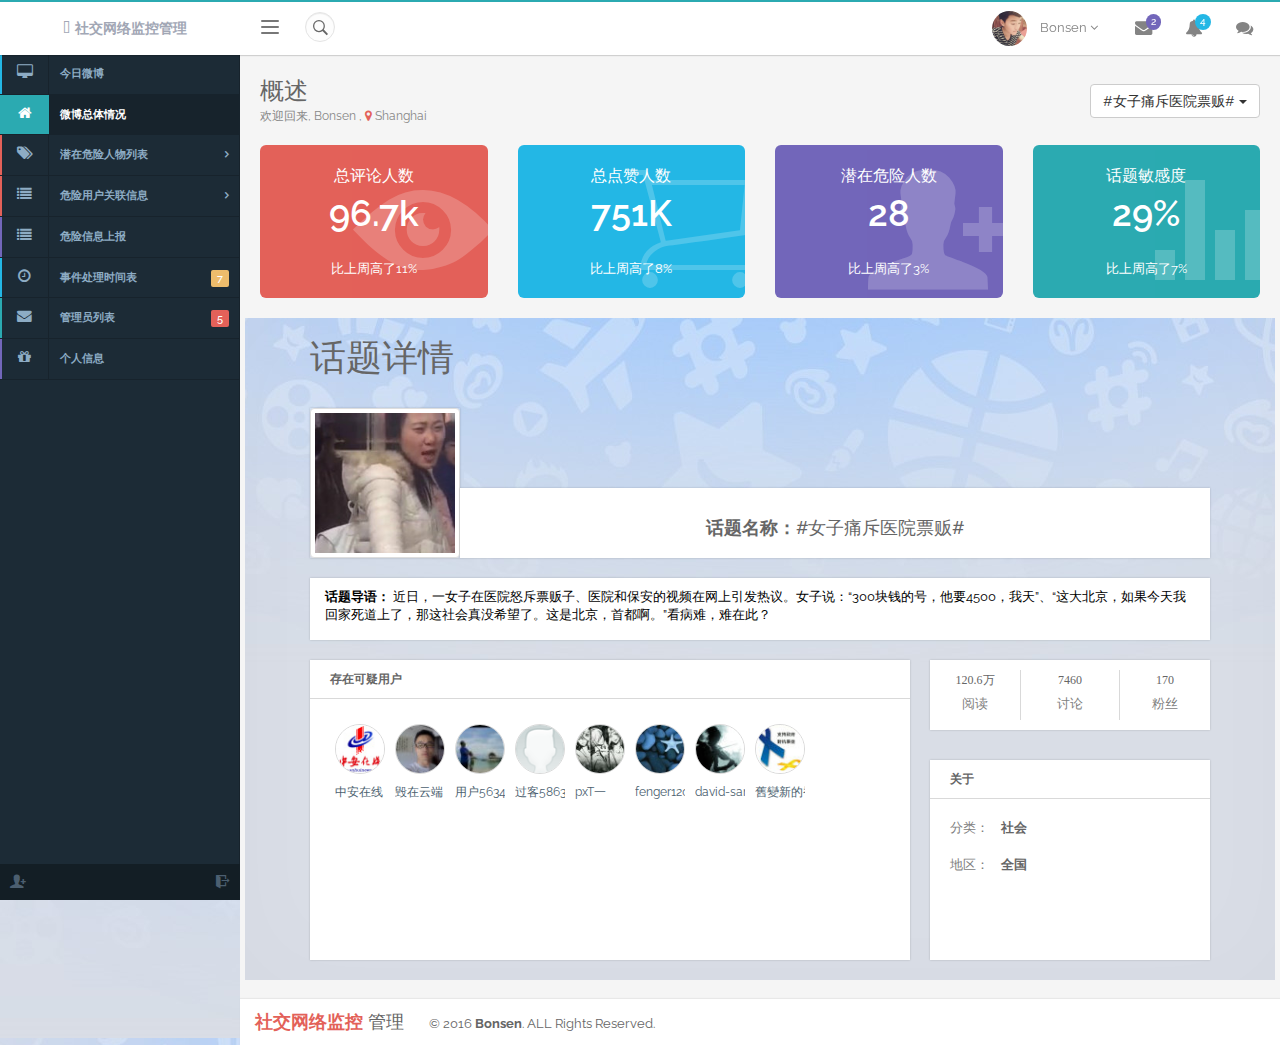
<file: simplify/index.html>
<!DOCTYPE html>
<html lang="en">
  	<head>
	    <meta charset="utf-8">
	    <title>社交网络监控管理</title>
	    <meta http-equiv="X-UA-Compatible" content="IE=edge">           <!--add-->
	    <meta name="viewport" content="width=device-width, initial-scale=1.0">
	    <meta name="description" content="">
	    <meta name="author" content="">

		                                         
		<link href="css/cover1.css" rel="stylesheet">         <!--add main container-->

	    <!-- Bootstrap core CSS -->
	    <link href="bootstrap/css/bootstrap.min.css" rel="stylesheet">
		
		<!-- Font Awesome -->
		<link href="css/font-awesome.min.css" rel="stylesheet">

		<!-- ionicons -->
		<link href="css/ionicons.min.css" rel="stylesheet">
		
		<!-- Morris -->
		<link href="css/morris.css" rel="stylesheet"/>	

		<!-- Datepicker -->
		<link href="css/datepicker.css" rel="stylesheet"/>	

		<!-- Animate -->
		<link href="css/animate.min.css" rel="stylesheet">

		<!-- Owl Carousel -->
		<link href="css/owl.carousel.min.css" rel="stylesheet">
		<link href="css/owl.theme.default.min.css" rel="stylesheet">

		<!-- Simplify -->
		<link href="css/simplify.min.css" rel="stylesheet">
	
  	</head>

  	<body class="overflow-hidden">
		<div class="wrapper preload">
			<div class="sidebar-right">
				<div class="sidebar-inner scrollable-sidebar">
					<div class="sidebar-header clearfix">
						<input class="form-control dark-input" placeholder="搜索" type="text">
						<div class="btn-group pull-right">
							<a href="#" class="sidebar-setting" data-toggle="dropdown"><i class="fa fa-cog fa-lg"></i></a>
							<ul class="dropdown-menu pull-right flipInV">
								<li><a href="#"><i class="fa fa-circle text-danger"></i><span class="m-left-xs">正忙</span></a></li>
								<li><a href="#"><i class="fa fa-circle-o"></i><span class="m-left-xs">关闭聊天</span></a></li>
							</ul>
						</div>
					</div>
					<div class="title-block">
						组内聊天
					</div>
					<div class="content-block">
						<ul class="sidebar-list">
							<li>
								<a href="#">
									<i class="fa fa-circle-o text-success"></i><span class="m-left-xs">亲密朋友</span>
								</a>
							</li>
							<li>
								<a href="#">
									<i class="fa fa-circle-o text-success"></i><span class="m-left-xs">工作</span>
								</a>
							</li>
						</ul>
					</div>
					<div class="title-block">
						非常关注
					</div>
					<div class="content-block">
						<ul class="sidebar-list">
							<li>
								<a href="#" class="clearfix">
									<img src="images/profile/profile2.jpg" class="img-circle" alt="user avatar">
									<div class="chat-detail m-left-sm">
										<div class="chat-name">
											John Doe
										</div>
										<div class="chat-message">
											Where are you?
										</div>
									</div>
									<div class="chat-status">
										<i class="fa fa-circle-o text-success"></i>
									</div>
									<div class="chat-alert">
										<span class="badge badge-purple bounceIn animation-delay2">2</span>
									</div>
								</a>
							</li>
							<li>
								<a href="#" class="clearfix">
									<img src="images/profile/profile3.jpg" class="img-circle" alt="user avatar">
									<div class="chat-detail m-left-sm">
										<div class="chat-name">
											Jane Doe
										</div>
										<div class="chat-message">
											Hello
										</div>
									</div>
									<div class="chat-status">
										<i class="fa fa-circle-o text-success"></i>
									</div>
									<div class="chat-alert">
										<span class="badge badge-info bounceIn animation-delay2">1</span>
									</div>
								</a>
							</li>
							<li>
								<a href="#" class="clearfix">
									<img src="images/profile/profile4.jpg" class="img-circle" alt="user avatar">
									<div class="chat-detail m-left-sm">
										<div class="chat-name">
											John Doe
										</div>
										<div class="chat-message">
											See you again next week.
										</div>
									</div>
									<div class="chat-status">
										<i class="fa fa-circle-o text-danger"></i>
									</div>
									<div class="chat-alert">
										<i class="fa fa-check text-success"></i>
									</div>
								</a>
							</li>
							<li>
								<a href="#" class="clearfix">
									<img src="images/profile/profile5.jpg" class="img-circle" alt="user avatar">
									<div class="chat-detail m-left-sm">
										<div class="chat-name">
											John Doe
										</div>
										<div class="chat-message">
											Hello, Are you there?
										</div>
									</div>
									<div class="chat-status">
										<i class="fa fa-circle-o text-danger"></i>
									</div>
									<div class="chat-alert">
										<i class="fa fa-reply"></i>
									</div>
								</a>
							</li>
						</ul>
					</div>
					<div class="title-block">
						更多朋友
					</div>
					<div class="content-block">
						<ul class="sidebar-list">
							<li>
								<a href="#" class="clearfix">
									<img src="images/profile/profile6.jpg" class="img-circle" alt="user avatar">
									<div class="chat-detail m-left-sm">
										<div class="chat-name">
											John Doe
										</div>
										<div class="chat-message">
											Where are you?
										</div>
									</div>
									<div class="chat-status">
										<i class="fa fa-circle-o text-success"></i>
									</div>
									<div class="chat-alert">
										<span class="badge badge-success bounceIn animation-delay2">2</span>
									</div>
								</a>
							</li>
							<li>
								<a href="#" class="clearfix">
									<img src="images/profile/profile7.jpg" class="img-circle" alt="user avatar">
									<div class="chat-detail m-left-sm">
										<div class="chat-name">
											Jane Doe
										</div>
										<div class="chat-message">
											Hello
										</div>
									</div>
									<div class="chat-status">
										<i class="fa fa-circle-o text-success"></i>
									</div>
									<div class="chat-alert">
										<span class="badge badge-danger bounceIn animation-delay2">1</span>
									</div>
								</a>
							</li>
							<li>
								<a href="#" class="clearfix">
									<img src="images/profile/profile8.jpg" class="img-circle" alt="user avatar">
									<div class="chat-detail m-left-sm">
										<div class="chat-name">
											John Doe
										</div>
										<div class="chat-message">
											See you again next week.
										</div>
									</div>
									<div class="chat-status">
										<i class="fa fa-circle-o text-danger"></i>
									</div>
									<div class="chat-alert">
										<i class="fa fa-check text-success"></i>
									</div>
								</a>
							</li>
							<li>
								<a href="#" class="clearfix">
									<img src="images/profile/profile9.jpg" class="img-circle" alt="user avatar">
									<div class="chat-detail m-left-sm">
										<div class="chat-name">
											John Doe
										</div>
										<div class="chat-message">
											Hello, Are you there?
										</div>
									</div>
									<div class="chat-status">
										<i class="fa fa-circle-o text-danger"></i>
									</div>
									<div class="chat-alert">
										<i class="fa fa-reply"></i>
									</div>
								</a>
							</li>
						</ul>
					</div>
				</div><!-- sidebar-inner -->
			</div><!-- sidebar-right -->
			
			
			
			
			<header class="top-nav">
				<div class="top-nav-inner">
					<div class="nav-header">
						<button type="button" class="navbar-toggle pull-left sidebar-toggle" id="sidebarToggleSM">
							<span class="icon-bar"></span>
							<span class="icon-bar"></span>
							<span class="icon-bar"></span>
						</button>
						
						<ul class="nav-notification pull-right">
							<li>
								<a href="#" class="dropdown-toggle" data-toggle="dropdown"><i class="fa fa-cog fa-lg"></i></a>
								<span class="badge badge-danger bounceIn">1</span>
								<ul class="dropdown-menu dropdown-sm pull-right user-dropdown">
									<li class="user-avatar">
										<img src="images/profile/profile1.jpg" alt="" class="img-circle">
										<div class="user-content">
											<h5 class="no-m-bottom">Jane Doe</h5>
											<div class="m-top-xs">
												<a href="profile.html" class="m-right-sm">Profile</a>
												<a href="signin.html">Log out</a>
											</div>
										</div>
									</li>	  
									<li>
										<a href="inbox.html">
											管理员列表
											<span class="badge badge-danger bounceIn animation-delay2 pull-right">1</span>
										</a>
									</li>			  
									<li>
										<a href="#">
											通知
											<span class="badge badge-purple bounceIn animation-delay3 pull-right">2</span>
										</a>
									</li>			  
									<li>
										<a href="#" class="sidebarRight-toggle">
											消息
											<span class="badge badge-success bounceIn animation-delay4 pull-right">7</span>
										</a>
									</li>			  	  
									<li class="divider"></li>
									<li>
										<a href="#">设置</a>
									</li>			  	  	  	  
								</ul>
							</li>
						</ul>
						
						<a href="index.html" class="brand">
							<i class="fa fa-database"></i><span class="brand-name">社交网络监控管理</span>
						</a>
					</div>
					<div class="nav-container">
						<button type="button" class="navbar-toggle pull-left sidebar-toggle" id="sidebarToggleLG">
							<span class="icon-bar"></span>
							<span class="icon-bar"></span>
							<span class="icon-bar"></span>
						</button>
						<ul class="nav-notification">	
							<li class="search-list">
								<div class="search-input-wrapper">
									<div class="search-input">
										<input type="text" class="form-control input-sm inline-block">
										<a href="#" class="input-icon text-normal"><i class="ion-ios7-search-strong"></i></a>
									</div>
								</div>
							</li>
						</ul>
						<div class="pull-right m-right-sm">
							<div class="user-block hidden-xs">
								<a href="#" id="userToggle" data-toggle="dropdown">
									<img src="images/profile/profile1.jpg" alt="" class="img-circle inline-block user-profile-pic">
									<div class="user-detail inline-block">
										Bonsen
										<i class="fa fa-angle-down"></i>
									</div>
								</a>
								<div class="panel border dropdown-menu user-panel">
									<div class="panel-body paddingTB-sm">
										<ul>
<!--
											<li>
												<a href="profile.html">
													<i class="fa fa-edit fa-lg"></i><span class="m-left-xs">My Profile</span>
												</a>
											</li>
-->
											<li>
												<a href="inbox.html">
													<i class="fa fa-inbox fa-lg"></i><span class="m-left-xs">管理员消息</span>
													<span class="badge badge-danger bounceIn animation-delay3">2</span>
												</a>
											</li>
											<li>
												<a href="signin.html">
													<i class="fa fa-power-off fa-lg"></i><span class="m-left-xs">退出</span>
												</a>
											</li>
										</ul>
									</div>
								</div>
							</div>
							<ul class="nav-notification">
								<li>
									<a href="#" data-toggle="dropdown"><i class="fa fa-envelope fa-lg"></i></a>
									<span class="badge badge-purple bounceIn animation-delay5 active">2</span>
									<ul class="dropdown-menu message pull-right">
										<li><a>您有两条来自其他管理员的未读消息</a></li>					  
										<li>
											<a class="clearfix" href="#">
												<img src="images/profile/profile2.jpg" alt="User Avatar">
												<div class="detail">
													<strong>John Doe</strong>
													<p class="no-margin">
														Lorem ipsum dolor sit amet...
													</p>
													<small class="text-muted"><i class="fa fa-check text-success"></i> 27m ago</small>
												</div>
											</a>	
										</li>
										<li>
											<a class="clearfix" href="#">
												<img src="images/profile/profile3.jpg" alt="User Avatar">
												<div class="detail">
													<strong>Jane Doe</strong>
													<p class="no-margin">
														Lorem ipsum dolor sit amet...
													</p>
													<small class="text-muted"><i class="fa fa-check text-success"></i> 5hr ago</small>
												</div>
											</a>	
										</li>
										<li>
											<a class="clearfix" href="#">
												<img src="images/profile/profile4.jpg" alt="User Avatar">
												<div class="detail m-left-sm">
													<strong>Bill Doe</strong>
													<p class="no-margin">
														Lorem ipsum dolor sit amet...
													</p>
													<small class="text-muted"><i class="fa fa-reply"></i> Yesterday</small>
												</div>
											</a>	
										</li>
										<li>
											<a class="clearfix" href="#">
												<img src="images/profile/profile5.jpg" alt="User Avatar">
												<div class="detail">
													<strong>Baby Doe</strong>
													<p class="no-margin">
														Lorem ipsum dolor sit amet...
													</p>
													<small class="text-muted"><i class="fa fa-reply"></i> 1 Jan 2016</small>
												</div>
											</a>	
										</li>
										<li><a href="#">查看所有消息</a></li>					  
									</ul>
								</li>
								<li>
									<a href="#" data-toggle="dropdown"><i class="fa fa-bell fa-lg"></i></a>
									<span class="badge badge-info bounceIn animation-delay6 active">4</span>
									<ul class="dropdown-menu notification dropdown-3 pull-right">
										<li><a href="#">您有五条新通知</a></li>					  
										<li>
											<a href="#">
												<span class="notification-icon bg-warning">
													<i class="fa fa-warning"></i>
												</span>
												<span class="m-left-xs">服务器 #2 未响应</span>
												<span class="time text-muted">刚才</span>
											</a>
										</li>
										<li>
											<a href="#">
												<span class="notification-icon bg-success">
													<i class="fa fa-plus"></i>
												</span>
												<span class="m-left-xs">一位新管理员通过注册</span>
												<span class="time text-muted">两分钟前</span>
											</a>
										</li>
										<li>
											<a href="#">
												<span class="notification-icon bg-danger">
													<i class="fa fa-bolt"></i>
												</span>
												<span class="m-left-xs">应用错误</span>
												<span class="time text-muted">五分钟前</span>
											</a>
										</li>
										<li>
											<a href="#">
												<span class="notification-icon bg-success">
													<i class="fa fa-usd"></i>
												</span>
												<span class="m-left-xs">微博红包异常发放</span>
												<span class="time text-muted">1小时前</span>
											</a>
										</li>
										<li>
											<a href="#">
												<span class="notification-icon bg-success">
													<i class="fa fa-plus"></i>
												</span>
												<span class="m-left-xs">一位新管理员通过注册</span>
												<span class="time text-muted">1小时前</span>
											</a>
										</li>
										<li><a href="#">查看所有通知</a></li>					  
									</ul>
								</li>
								<li class="chat-notification">
									<a href="#" class="sidebarRight-toggle"><i class="fa fa-comments fa-lg"></i></a>
									<span class="badge badge-danger bounceIn">1</span>

									<div class="chat-alert">
										我发现一个异常用户,请留意
									</div>
								</li>
							</ul>
						</div>
					</div>
				</div><!-- ./top-nav-inner -->	
			</header>
			<aside class="sidebar-menu fixed">
				<div class="sidebar-inner scrollable-sidebar">
					<div class="main-menu">
						<ul class="accordion">
							<li class="menu-header">
								Main Menu
							</li>
							
							<li class="bg-palette2">
								<a href="landing/landing.html">
									<span class="menu-content block">
										<span class="menu-icon"><i class="block fa fa-desktop fa-lg"></i></span>
										<span class="text m-left-sm">今日微博</span>
									</span>
									<span class="menu-content-hover block">
										今日微博
									</span>
								</a>
							</li>

							<li class="bg-palette1 active">
								<a href="index.html">
									<span class="menu-content block">
										<span class="menu-icon"><i class="block fa fa-home fa-lg"></i></span>
										<span class="text m-left-sm">微博总体情况</span>
									</span>
									<span class="menu-content-hover block">
										菜单
									</span>
								</a>
							</li>

							<li class="openable bg-palette4">
								<a href="#">
									<span class="menu-content block">
										<span class="menu-icon"><i class="block fa fa-tags fa-lg"></i></span>
										<span class="text m-left-sm">潜在危险人物列表</span>
										<span class="submenu-icon"></span>
									</span>
									<span class="menu-content-hover block">
										危险列表
									</span>
								</a>
								<ul class="submenu">
									<li class=""><a href="static_table.html"><span class="submenu-label">总体情况</span></a></li>
									<li><a href="#"><span class="submenu-label">Bonsen</span></a></li>
									<li><a href="#"><span class="submenu-label">Joe</span></a></li>
									<li><a href="#"><span class="submenu-label">Alice</span></a></li>
									<li><a href="#"><span class="submenu-label">Mike</span></a></li>
									<li><a href="#"><span class="submenu-label">Bob</span></a></li>
									<li><a href="#"><span class="submenu-label">Jack</span></a></li>
									<li><a href="#"><span class="submenu-label">Candy</span></a></li>
								</ul>
							</li>

							<li class="openable bg-palette4">
								<a href="#">
									<span class="menu-content block">
										<span class="menu-icon"><i class="block fa fa-list fa-lg"></i></span>
										<span class="text m-left-sm">危险用户关联信息</span>
										<span class="submenu-icon"></span>
									</span>
									<span class="menu-content-hover block">
										人物关联
									</span>
								</a>
								<ul class="submenu">
									<li><a href="static_table3.html"><span class="submenu-label">总体情况</span></a></li>
									<li class="">
										<a href="personal.html">
											<span class="submenu-label">Bonsen</span>
											<small class="badge badge-success badge-square bounceIn animation-delay2 m-left-xs pull-right">3</small>
										</a>
										<ul class="submenu third-level">
												<li><a href="#"><span class="submenu-label">Jack</span></a></li>
											<li><a href="#"><span class="submenu-label">Alice</span></a></li>
											<li class="openable">
												<a href="#">
													<span class="submenu-label">Bob</span>
													<small class="badge badge-danger badge-square bounceIn animation-delay2 m-left-xs pull-right">2</small>
												</a>
												<ul class="submenu fourth-level">
													<li><a href="#"><span class="submenu-label">Mike</span></a></li>
													<li><a href="#"><span class="submenu-label">Joe</span></a></li>
												</ul>
											</li>
										</ul>
									</li>
									<li><a href="#"><span class="submenu-label">Ben</span></a></li>
								</ul>
							</li>

							<li class="bg-palette3">
								<a href="form_validation.html">
									<span class="menu-content block">
										<span class="menu-icon"><i class="block fa fa-list fa-lg"></i></span>
										<span class="text m-left-sm">危险信息上报</span>
<!-- 										<span class="submenu-icon"></span> -->
									</span>
									<span class="menu-content-hover block">
										危险上报
									</span>
								</a>
<!--
								<ul class="submenu bg-palette4">
									<li><a href="form_element.html"><span class="submenu-label">Form Element</span></a></li>
									<li><a href="form_validation.html"><span class="submenu-label">Form Validation</span></a></li>
									<li><a href="form_wizard.html"><span class="submenu-label">Form Wizard</span></a></li>
									<li><a href="dropzone.html"><span class="submenu-label">Dropzone</span></a></li>
								</ul>
-->
							</li>

							
							<li class="bg-palette2">
								<a href="timeline.html">
									<span class="menu-content block">
										<span class="menu-icon"><i class="block fa fa-clock-o fa-lg"></i></span>
										<span class="text m-left-sm">事件处理时间表</span>
										<small class="badge badge-warning badge-square bounceIn animation-delay6 m-left-xs pull-right">7</small>
									</span>
									<span class="menu-content-hover block">
										时间表
									</span>
								</a>
							</li>

							<li class="bg-palette1">
								<a href="inbox.html">
									<span class="menu-content block">
										<span class="menu-icon"><i class="block fa fa-envelope fa-lg"></i></span>
										<span class="text m-left-sm">管理员列表</span>
										<small class="badge badge-danger badge-square bounceIn animation-delay5 m-left-xs">5</small>
									</span>
									<span class="menu-content-hover block">
										管理员
									</span>
								</a>
							</li>
							<li class="menu-header">
								Others
							</li>
							<li class=" bg-palette3">
								<a href="profile.html">
									<span class="menu-content block">
										<span class="menu-icon"><i class="block fa fa-gift fa-lg"></i></span>
										<span class="text m-left-sm">个人信息</span>
									</span>
									<span class="menu-content-hover block">
										个人
									</span>
								</a>

							</li>

						</ul>
					</div>	
					<div class="sidebar-fix-bottom clearfix">
						<div class="user-dropdown dropup pull-left">
							<a href="#" class="dropdwon-toggle font-18" data-toggle="dropdown"><i class="ion-person-add"></i>
							</a>
							<ul class="dropdown-menu">
								<li>
									<a href="inbox.html">
										管理员列表
										<span class="badge badge-danger bounceIn animation-delay2 pull-right">1</span>
									</a>
								</li>			  
								<li>
									<a href="#">
										通知
										<span class="badge badge-purple bounceIn animation-delay3 pull-right">2</span>
									</a>
								</li>			  
								<li>
									<a href="#" class="sidebarRight-toggle">
										消息
										<span class="badge badge-success bounceIn animation-delay4 pull-right">7</span>
									</a>
								</li>			  	  
								<li class="divider"></li>
								<li>
									<a href="#">设置</a>
								</li>			  	  
							</ul>
						</div>
						<a href="lockscreen.html" class="pull-right font-18"><i class="ion-log-out"></i></a>
					</div>
				</div><!-- sidebar-inner -->
			</aside>
			
			<div class="main-container">
				<div class="padding-md">
					<div class="row">
						<div class="col-sm-6">
							<div class="page-title">
								概述
							</div>
							<div class="page-sub-header">
								欢迎回来, Bonsen , <i class="fa fa-map-marker text-danger"></i> Shanghai
							</div>
						</div>
						<div class="col-sm-6 text-right text-left-sm p-top-sm">
							<div class="btn-group">
							  <button type="button" class="btn btn-default dropdown-toggle" data-toggle="dropdown">
							    #女子痛斥医院票贩# <span class="caret"></span>
							  </button>
							  <ul class="dropdown-menu pull-right" role="menu">
								  <li><a href="#">#女子痛斥医院票贩#</a></li>
							    <li><a href="#">#对口型大作战#</a></li>
							    <li><a href="#">#女医明妃传#</a></li>
							    <li><a href="#">#今年夏天都会变瘦#</a></li>
							    <li><a href="#">#最强大脑#</a></li>
							    <li><a href="#">#我是歌手#</a></li>
							    <li><a href="#">#上瘾网络剧#</a></li>
							    <li><a href="#">#你是怎么弄丢那个对你好的人的#</a></li>
							    <li><a href="#">#假期别走#</a></li>
<!-- 							    <li class="divider"></li> -->
<!-- 							    <li><a href="#">Setting</a></li> -->
							  </ul>
							</div>

<!-- 							<a class="btn btn-default"><i class="fa fa-cog"></i></a> -->
						</div>
					</div>

					<div class="row m-top-md">
						<div class="col-lg-3 col-sm-6">
							<div class="statistic-box bg-danger m-bottom-md">
								<div class="statistic-title">
									总评论人数
								</div>

								<div class="statistic-value">
									96.7k
								</div>

								<div class="m-top-md">比上周高了11%</div>

								<div class="statistic-icon-background">
									<i class="ion-eye"></i>
								</div>
							</div>
						</div>

						<div class="col-lg-3 col-sm-6">
							<div class="statistic-box bg-info m-bottom-md">
								<div class="statistic-title">
									总点赞人数
								</div>

								<div class="statistic-value">
									751K
								</div>

								<div class="m-top-md">比上周高了8%</div>

								<div class="statistic-icon-background">
									<i class="ion-ios7-cart-outline"></i>
								</div>
							</div>
						</div>

						<div class="col-lg-3 col-sm-6">
							<div class="statistic-box bg-purple m-bottom-md">
								<div class="statistic-title">
									潜在危险人数
								</div>

								<div class="statistic-value">
									28
								</div>

								<div class="m-top-md">比上周高了3%</div>

								<div class="statistic-icon-background">
									<i class="ion-person-add"></i>
								</div>
							</div>
						</div>

						<div class="col-lg-3 col-sm-6">
							<div class="statistic-box bg-success m-bottom-md">
								<div class="statistic-title">
									话题敏感度
								</div>

								<div class="statistic-value">
									29%
								</div>

								<div class="m-top-md">比上周高了7%</div>

								<div class="statistic-icon-background">
									<i class="ion-stats-bars"></i>
								</div>
							</div>
						</div>
					</div>
					<div class="row">
						<div class="site-wrapper">
					      <div class="site-wrapper-inner">
					        <div class="cover-container">
					          <h1 class="hotTopic">话题详情</h1>
					          <div class="top">
					            <div class="topleft"><img src="./resource/topicPic/topicpic.jpg " class="pic img-thumbnail"> </div>
					            <div class="topright">
					              <div class="righttop"></div>
					              <div class="rightbuttom">
					                <h4><b>话题名称：</b>#女子痛斥医院票贩#</h4>
					              </div>
					            </div>
					            
					          </div>
					          
					          <div class="topic_info_wrapper">
					              <div class="topic_info">
					                <p><b>话题导语：</b>&nbsp;近日，一女子在医院怒斥票贩子、医院和保安的视频在网上引发热议。女子说：“300块钱的号，他要4500，我天”、“这大北京，如果今天我回家死道上了，那这社会真没希望了。这是北京，首都啊。”看病难，难在此？
					                </p>
					              </div>
					          </div>
					          <div class="middle">
					            <div class="middleleft">
					              <div class="biaoti">
					                <h2 class="title">存在可疑用户</h2>  
					              </div>
					              <div class="box">
					                <ul class="picitems_ul">
					                  <li class="picitem">
					                    <div class="midbox">
					                      <p class="pic_wrap">
					                        <span class="pic_box">
					                          <a target="_blank" href="./static_table1.html">
					                          <img src="./resource/userPic/1.jpg" alt="中安在线" title="中安在线"></a>
					                        </span> 
					                      </p>
					                      <p class="name">
					                        <a target="_blank" href="./static_table1.html"title="中安在线">中安在线</a>
					                      </p>
					                    </div>
					                  </li>
					                  <li class="picitem">
					                    <div class="midbox">
					                      <p class="pic_wrap">
					                        <span class="pic_box">
					                          <a target="_blank" href="./static_table1.html">
					                          <img src="./resource/userPic/2.jpg" alt="毁在云端" title="毁在云端"></a>
					                        </span> 
					                      </p>
					                      <p class="name">
					                        <a target="_blank" href="./static_table1.html"title="毁在云端">毁在云端</a>
					                      </p>
					                    </div>
					                  </li>
					                  <li class="picitem">
					                    <div class="midbox">
					                      <p class="pic_wrap">
					                        <span class="pic_box">
					                          <a target="_blank" href="./static_table1.html">
					                          <img src="./resource/userPic/3.jpg" alt="用户5634567231" title="用户5634567231"></a>
					                        </span> 
					                      </p>
					                      <p class="name">
					                        <a target="_blank" href="./static_table1.html"title="用户5634567231">用户5634567231</a>
					                      </p>
					                    </div>
					                  </li>
					                  <li class="picitem">
					                    <div class="midbox">
					                      <p class="pic_wrap">
					                        <span class="pic_box">
					                          <a target="_blank" href="./static_table1.html">
					                          <img src="./resource/userPic/4.jpg" alt="过客5863229389" title="过客5863229389"></a>
					                        </span> 
					                      </p>
					                      <p class="name">
					                        <a target="_blank" href="./static_table1.html"title="过客5863229389">过客5863229389</a>
					                      </p>
					                    </div>
					                  </li>
					                  <li class="picitem">
					                    <div class="midbox">
					                      <p class="pic_wrap">
					                        <span class="pic_box">
					                          <a target="_blank" href="./static_table1.html">
					                          <img src="./resource/userPic/5.jpg" alt="pxT一" title="pxT一"></a>
					                        </span> 
					                      </p>
					                      <p class="name">
					                        <a target="_blank" href="./static_table1.html"title="pxT一">pxT一</a>
					                      </p>
					                    </div>
					                  </li>
					                  <li class="picitem">
					                    <div class="midbox">
					                      <p class="pic_wrap">
					                        <span class="pic_box">
					                          <a target="_blank" href="./static_table1.html">
					                          <img src="./resource/userPic/6.jpg" alt="fenger1205" title="fenger1205"></a>
					                        </span> 
					                      </p>
					                      <p class="name">
					                        <a target="_blank" href="./static_table1.html"title="fenger1205">fenger1205</a>
					                      </p>
					                    </div>
					                  </li>
					                  <li class="picitem">
					                    <div class="midbox">
					                      <p class="pic_wrap">
					                        <span class="pic_box">
					                          <a target="_blank" href="./static_table1.html">
					                          <img src="./resource/userPic/7.jpg" alt="david-sam- " title="david-sam- "></a>
					                        </span> 
					                      </p>
					                      <p class="name">
					                        <a target="_blank" href="./static_table1.html"title="david-sam- ">david-sam- </a>
					                      </p>
					                    </div>
					                  </li>
					                  <li class="picitem">
					                    <div class="midbox">
					                      <p class="pic_wrap">
					                        <span class="pic_box">
					                          <a target="_blank" href="./static_table1.html">
					                          <img src="./resource/userPic/8.jpg" alt="舊變新的香港人" title="舊變新的香港人"></a>
					                        </span> 
					                      </p>
					                      <p class="name">
					                        <a target="_blank" href="./static_table1.html"title="舊變新的香港人">舊變新的香港人</a>
					                      </p>
					                    </div>
					                  </li>
					                </ul>
					              </div>
					
					            </div>
					            <div class="middleright">
					              <div class="fenlei">
					                <div class="fenlei1">
					                  <strong class="w_f">120.6万</strong>
					                  <span class="s_txt">阅读</span>
					                </div>
					                <div class="fenlei2">
					                  <strong class="w_f">7460</strong>
					                  <span class="s_txt">讨论</span>
					                </div>
					                <div class="fenlei3">
					                  <strong class="w_f">170</strong>
					                  <span class="s_txt">粉丝</span>
					                </div>
					              </div>
					              <div class="space"></div>
					              <div class="guanyu">
					                <div class="biaoti">
					                  <h2 class="title">关于</h2>
					                </div>
					                <div class="neirong">
					                  <span class="s_txt_f">分类：&nbsp;&nbsp;&nbsp;</span>
					                  <strong >社会</strong>
					                  <br/>
					                  <br/>
					                  <span class="s_txt_f">地区：&nbsp;&nbsp;&nbsp;</span>
					                  <strong >全国</strong>
					                </div>
					              </div>
					            </div>
					          </div>
					          <div style="height:20px"></div>
					        </div>
					      </div>	
					    </div>	
					</div>
					
				</div><!-- ./padding-md -->
			</div><!-- /main-container -->

			<footer class="footer">
				<span class="footer-brand">
					<strong class="text-danger">社交网络监控</strong> 管理
				</span>
				<p class="no-margin">
					&copy; 2016 <strong>Bonsen</strong>. ALL Rights Reserved. 
				</p>	
			</footer>
		</div><!-- /wrapper -->

		<a href="#" class="scroll-to-top hidden-print"><i class="fa fa-chevron-up fa-lg"></i></a>

		<!-- Delete Widget Confirmation -->
<!--
		<div class="custom-popup delete-widget-popup delete-confirmation-popup" id="deleteWidgetConfirm">
			<div class="popup-header text-center">
				<span class="fa-stack fa-4x">
				  <i class="fa fa-circle fa-stack-2x"></i>
				  <i class="fa fa-lock fa-stack-1x fa-inverse"></i>
				</span>
			</div>
			<div class="popup-body text-center">
				<h5>Are you sure to delete this widget?</h5>
				<strong class="block m-top-xs"><i class="fa fa-exclamation-circle m-right-xs text-danger"></i>This action cannot be undone</strong>
			
				<div class="text-center m-top-lg">
					<a class="btn btn-success m-right-sm remove-widget-btn">Delete</a>
					<a class="btn btn-default deleteWidgetConfirm_close">Cancel</a>
				</div>
			</div>
		</div>
-->

		
	    <!-- Le javascript
	    ================================================== -->
	    <!-- Placed at the end of the document so the pages load faster -->
		
		<!-- Jquery -->
		<script src="js/jquery-1.11.1.min.js"></script>
		
		<!-- Bootstrap -->
	    <script src="bootstrap/js/bootstrap.min.js"></script>
	  
		<!-- Flot -->
		<script src='js/jquery.flot.min.js'></script>

		<!-- Slimscroll -->
		<script src='js/jquery.slimscroll.min.js'></script>
		
		<!-- Morris -->
		<script src='js/rapheal.min.js'></script>	
		<script src='js/morris.min.js'></script>	

		<!-- Datepicker -->
		<script src='js/uncompressed/datepicker.js'></script>

		<!-- Sparkline -->
		<script src='js/sparkline.min.js'></script>

		<!-- Skycons -->
		<script src='js/uncompressed/skycons.js'></script>
		
		<!-- Popup Overlay -->
		<script src='js/jquery.popupoverlay.min.js'></script>

		<!-- Easy Pie Chart -->
		<script src='js/jquery.easypiechart.min.js'></script>

		<!-- Sortable -->
		<script src='js/uncompressed/jquery.sortable.js'></script>

		<!-- Owl Carousel -->
		<script src='js/owl.carousel.min.js'></script>

		<!-- Modernizr -->
		<script src='js/modernizr.min.js'></script>
		
		<!-- Simplify -->
		<script src="js/simplify/simplify.js"></script>
		<script src="js/simplify/simplify_dashboard.js"></script>


		<script>
			$(function()	{
				$('.chart').easyPieChart({
					easing: 'easeOutBounce',
					size: '140',
					lineWidth: '7',
					barColor: '#7266ba',
					onStep: function(from, to, percent) {
						$(this.el).find('.percent').text(Math.round(percent));
					}
				});

				$('.sortable-list').sortable();

				$('.todo-checkbox').click(function()	{
					
					var _activeCheckbox = $(this).find('input[type="checkbox"]');

					if(_activeCheckbox.is(':checked'))	{
						$(this).parent().addClass('selected');					
					}
					else	{
						$(this).parent().removeClass('selected');
					}
				
				});

				//Delete Widget Confirmation
				$('#deleteWidgetConfirm').popup({
					vertical: 'top',
					pagecontainer: '.container',
					transition: 'all 0.3s'
				});
			});
			
		</script>
	
  	</body>
</html>
</file>
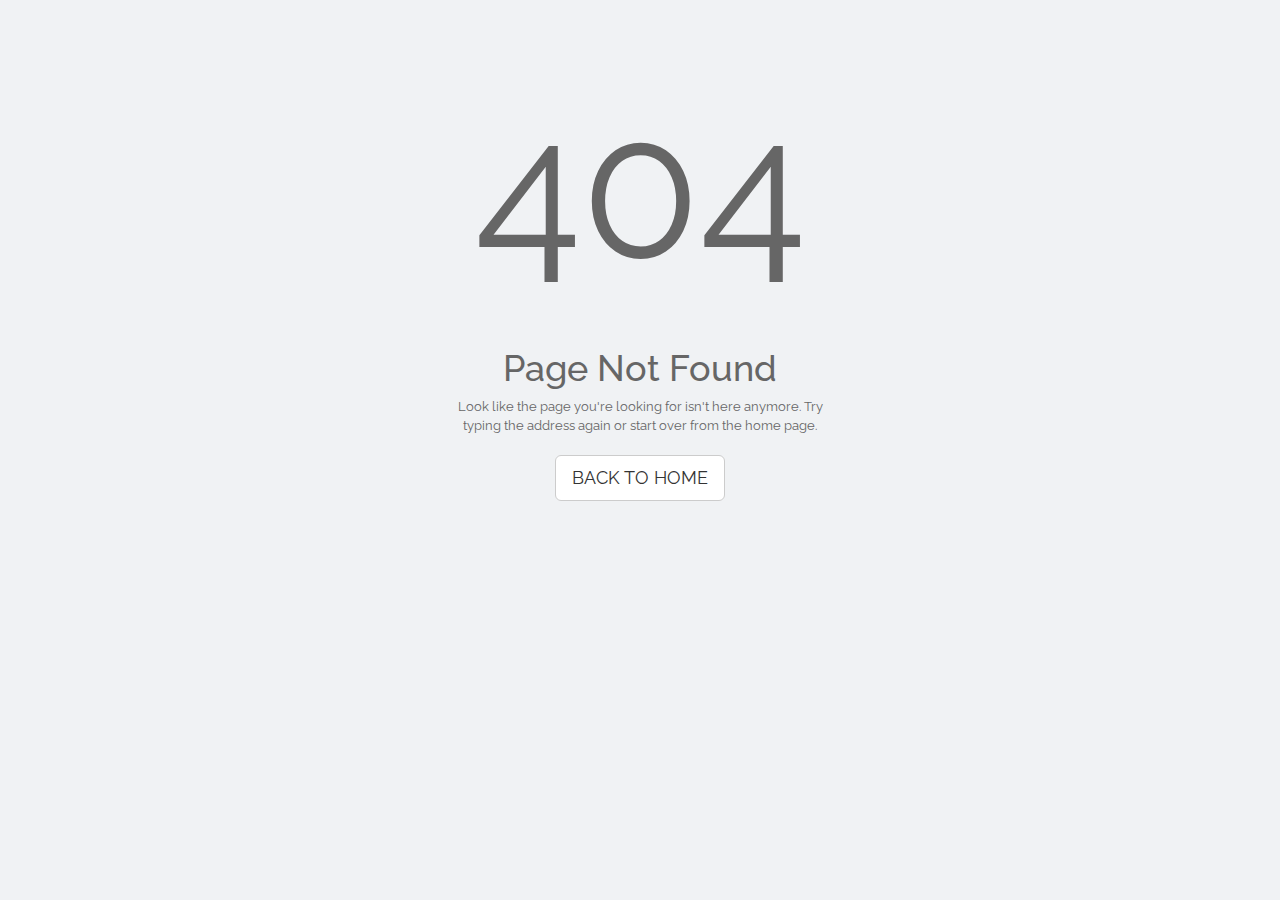
<file: simplify/error404.html>
<!DOCTYPE html>
<html lang="en">
  	<head>
	    <meta charset="utf-8">
	    <title>Simplify Admin</title>
	    <meta name="viewport" content="width=device-width, initial-scale=1.0">
	    <meta name="description" content="">
	    <meta name="author" content="">

	    <!-- Bootstrap core CSS -->
	    <link href="bootstrap/css/bootstrap.min.css" rel="stylesheet">
		
		<!-- Font Awesome -->
		<link href="css/font-awesome.min.css" rel="stylesheet">

		<!-- ionicons -->
		<link href="css/ionicons.min.css" rel="stylesheet">
		
		<!-- Simplify -->
		<link href="css/simplify.min.css" rel="stylesheet">
	
  	</head>

  	<body class="overflow-hidden light-background">
		<div class="wrapper no-navigation preload">
			<div class="error-wrapper">
				<div class="error-inner">
					<div class="error-type">404</div>
					<h1>Page Not Found</h1>
					<p>Look like the page you're looking for isn't here anymore.
						Try typing the address again or start over from the home page.</p>
					<div class="m-top-md">
						<a href="index.html" class="btn btn-default btn-lg text-upper">Back to Home</a>
					</div>
				</div><!-- ./error-inner -->
			</div><!-- ./error-wrapper -->
		</div><!-- /wrapper -->

		<a href="" id="scroll-to-top" class="hidden-print"><i class="icon-chevron-up"></i></a>

	    <!-- Le javascript
	    ================================================== -->
	    <!-- Placed at the end of the document so the pages load faster -->
		
		<!-- Jquery -->
		<script src="js/jquery-1.11.1.min.js"></script>
		
		<!-- Bootstrap -->
	    <script src="bootstrap/js/bootstrap.min.js"></script>
		
		<!-- Slimscroll -->
		<script src='js/jquery.slimscroll.min.js'></script>
		
		<!-- Popup Overlay -->
		<script src='js/jquery.popupoverlay.min.js'></script>

		<!-- Modernizr -->
		<script src='js/modernizr.min.js'></script>
		
		<!-- Simplify -->
		<script src="js/simplify/simplify.js"></script>

		<script>
			$(function()	{
				setTimeout(function() {
					$('.error-type').addClass('animated');
				},100);
			});
		</script>
		
  	</body>
</html>
</file>
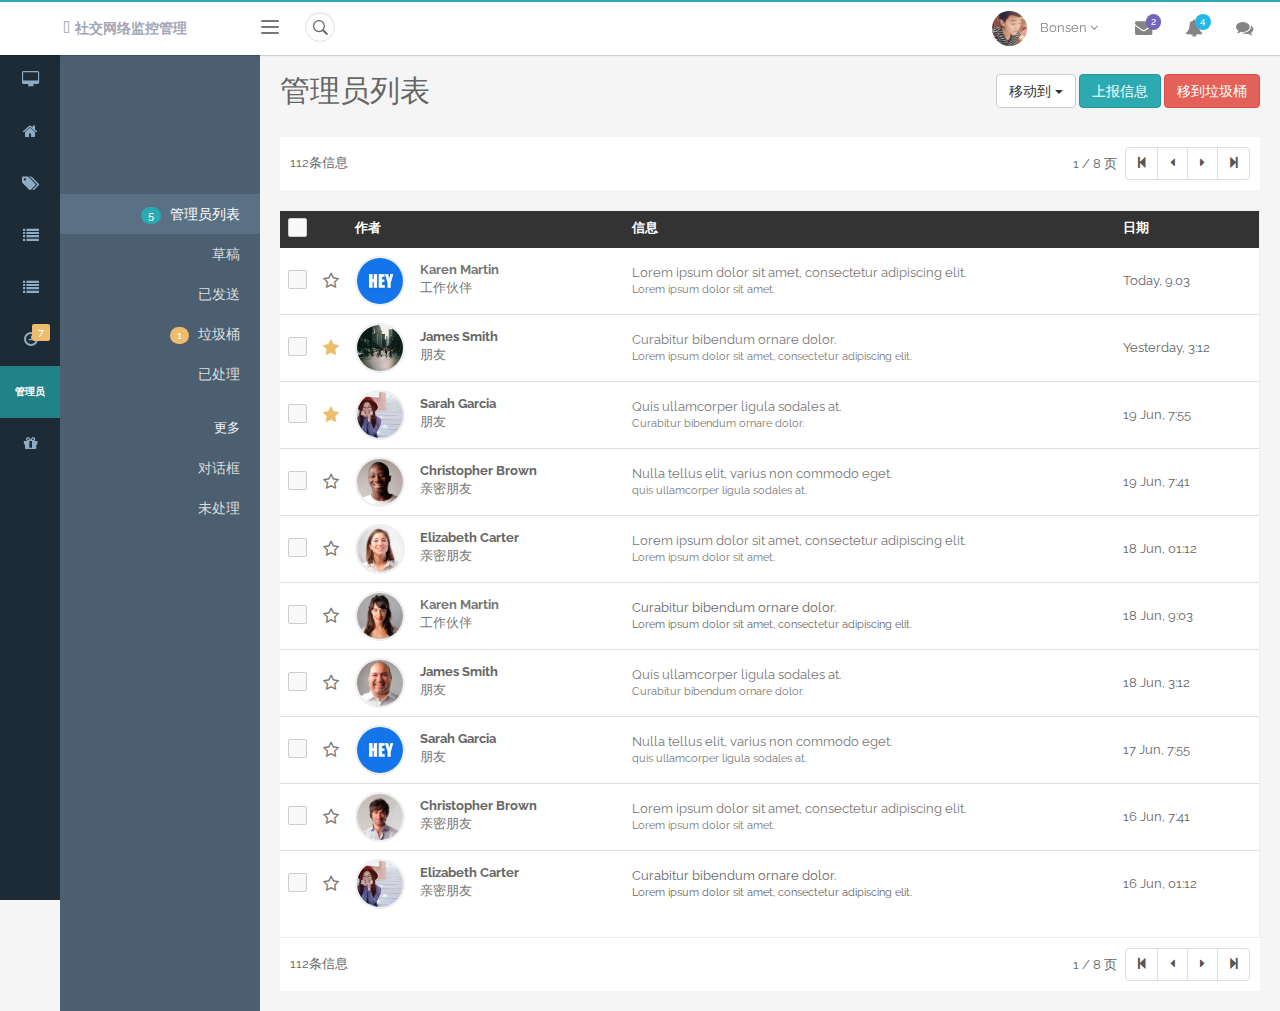
<file: simplify/inbox.html>
<!DOCTYPE html>
<html lang="en">
  	<head>
	    <meta charset="utf-8">
	    <title>社交网络监控管理</title>
	    <meta name="viewport" content="width=device-width, initial-scale=1.0">
	    <meta name="description" content="">
	    <meta name="author" content="">

	    <!-- Bootstrap core CSS -->
	    <link href="bootstrap/css/bootstrap.min.css" rel="stylesheet">
		
		<!-- Font Awesome -->
		<link href="css/font-awesome.min.css" rel="stylesheet">

		<!-- ionicons -->
		<link href="css/ionicons.min.css" rel="stylesheet">
		
		<!-- Simplify -->
		<link href="css/simplify.min.css" rel="stylesheet">

  	</head>

  	<body class="overflow-hidden">
		<div class="wrapper preload no-footer">
			<div class="sidebar-right">
				<div class="sidebar-inner scrollable-sidebar">
					<div class="sidebar-header clearfix">
						<input class="form-control dark-input" placeholder="搜索" type="text">
						<div class="btn-group pull-right">
							<a href="#" class="sidebar-setting" data-toggle="dropdown"><i class="fa fa-cog fa-lg"></i></a>
							<ul class="dropdown-menu pull-right flipInV">
								<li><a href="#"><i class="fa fa-circle text-danger"></i><span class="m-left-xs">正忙</span></a></li>
								<li><a href="#"><i class="fa fa-circle-o"></i><span class="m-left-xs">关闭聊天</span></a></li>
							</ul>
						</div>
					</div>
					<div class="title-block">
						组内聊天
					</div>
					<div class="content-block">
						<ul class="sidebar-list">
							<li>
								<a href="#">
									<i class="fa fa-circle-o text-success"></i><span class="m-left-xs">亲密朋友</span>
								</a>
							</li>
							<li>
								<a href="#">
									<i class="fa fa-circle-o text-success"></i><span class="m-left-xs">工作</span>
								</a>
							</li>
						</ul>
					</div>
					<div class="title-block">
						非常关注
					</div>
					<div class="content-block">
						<ul class="sidebar-list">
							<li>
								<a href="#" class="clearfix">
									<img src="images/profile/profile2.jpg" class="img-circle" alt="user avatar">
									<div class="chat-detail m-left-sm">
										<div class="chat-name">
											John Doe
										</div>
										<div class="chat-message">
											Where are you?
										</div>
									</div>
									<div class="chat-status">
										<i class="fa fa-circle-o text-success"></i>
									</div>
									<div class="chat-alert">
										<span class="badge badge-purple bounceIn animation-delay2">2</span>
									</div>
								</a>
							</li>
							<li>
								<a href="#" class="clearfix">
									<img src="images/profile/profile3.jpg" class="img-circle" alt="user avatar">
									<div class="chat-detail m-left-sm">
										<div class="chat-name">
											Jane Doe
										</div>
										<div class="chat-message">
											Hello
										</div>
									</div>
									<div class="chat-status">
										<i class="fa fa-circle-o text-success"></i>
									</div>
									<div class="chat-alert">
										<span class="badge badge-info bounceIn animation-delay2">1</span>
									</div>
								</a>
							</li>
							<li>
								<a href="#" class="clearfix">
									<img src="images/profile/profile4.jpg" class="img-circle" alt="user avatar">
									<div class="chat-detail m-left-sm">
										<div class="chat-name">
											John Doe
										</div>
										<div class="chat-message">
											See you again next week.
										</div>
									</div>
									<div class="chat-status">
										<i class="fa fa-circle-o text-danger"></i>
									</div>
									<div class="chat-alert">
										<i class="fa fa-check text-success"></i>
									</div>
								</a>
							</li>
							<li>
								<a href="#" class="clearfix">
									<img src="images/profile/profile5.jpg" class="img-circle" alt="user avatar">
									<div class="chat-detail m-left-sm">
										<div class="chat-name">
											John Doe
										</div>
										<div class="chat-message">
											Hello, Are you there?
										</div>
									</div>
									<div class="chat-status">
										<i class="fa fa-circle-o text-danger"></i>
									</div>
									<div class="chat-alert">
										<i class="fa fa-reply"></i>
									</div>
								</a>
							</li>
						</ul>
					</div>
					<div class="title-block">
						更多朋友
					</div>
					<div class="content-block">
						<ul class="sidebar-list">
							<li>
								<a href="#" class="clearfix">
									<img src="images/profile/profile6.jpg" class="img-circle" alt="user avatar">
									<div class="chat-detail m-left-sm">
										<div class="chat-name">
											John Doe
										</div>
										<div class="chat-message">
											Where are you?
										</div>
									</div>
									<div class="chat-status">
										<i class="fa fa-circle-o text-success"></i>
									</div>
									<div class="chat-alert">
										<span class="badge badge-success bounceIn animation-delay2">2</span>
									</div>
								</a>
							</li>
							<li>
								<a href="#" class="clearfix">
									<img src="images/profile/profile7.jpg" class="img-circle" alt="user avatar">
									<div class="chat-detail m-left-sm">
										<div class="chat-name">
											Jane Doe
										</div>
										<div class="chat-message">
											Hello
										</div>
									</div>
									<div class="chat-status">
										<i class="fa fa-circle-o text-success"></i>
									</div>
									<div class="chat-alert">
										<span class="badge badge-danger bounceIn animation-delay2">1</span>
									</div>
								</a>
							</li>
							<li>
								<a href="#" class="clearfix">
									<img src="images/profile/profile8.jpg" class="img-circle" alt="user avatar">
									<div class="chat-detail m-left-sm">
										<div class="chat-name">
											John Doe
										</div>
										<div class="chat-message">
											See you again next week.
										</div>
									</div>
									<div class="chat-status">
										<i class="fa fa-circle-o text-danger"></i>
									</div>
									<div class="chat-alert">
										<i class="fa fa-check text-success"></i>
									</div>
								</a>
							</li>
							<li>
								<a href="#" class="clearfix">
									<img src="images/profile/profile9.jpg" class="img-circle" alt="user avatar">
									<div class="chat-detail m-left-sm">
										<div class="chat-name">
											John Doe
										</div>
										<div class="chat-message">
											Hello, Are you there?
										</div>
									</div>
									<div class="chat-status">
										<i class="fa fa-circle-o text-danger"></i>
									</div>
									<div class="chat-alert">
										<i class="fa fa-reply"></i>
									</div>
								</a>
							</li>
						</ul>
					</div>
				</div><!-- sidebar-inner -->
			</div><!-- sidebar-right -->
			
			
			
			
			<header class="top-nav">
				<div class="top-nav-inner">
					<div class="nav-header">
						<button type="button" class="navbar-toggle pull-left sidebar-toggle" id="sidebarToggleSM">
							<span class="icon-bar"></span>
							<span class="icon-bar"></span>
							<span class="icon-bar"></span>
						</button>
						
						<ul class="nav-notification pull-right">
							<li>
								<a href="#" class="dropdown-toggle" data-toggle="dropdown"><i class="fa fa-cog fa-lg"></i></a>
								<span class="badge badge-danger bounceIn">1</span>
								<ul class="dropdown-menu dropdown-sm pull-right user-dropdown">
									<li class="user-avatar">
										<img src="images/profile/profile1.jpg" alt="" class="img-circle">
										<div class="user-content">
											<h5 class="no-m-bottom">Jane Doe</h5>
											<div class="m-top-xs">
												<a href="profile.html" class="m-right-sm">Profile</a>
												<a href="signin.html">Log out</a>
											</div>
										</div>
									</li>	  
									<li>
										<a href="inbox.html">
											管理员列表
											<span class="badge badge-danger bounceIn animation-delay2 pull-right">1</span>
										</a>
									</li>			  
									<li>
										<a href="#">
											通知
											<span class="badge badge-purple bounceIn animation-delay3 pull-right">2</span>
										</a>
									</li>			  
									<li>
										<a href="#" class="sidebarRight-toggle">
											消息
											<span class="badge badge-success bounceIn animation-delay4 pull-right">7</span>
										</a>
									</li>			  	  
									<li class="divider"></li>
									<li>
										<a href="#">设置</a>
									</li>			  	  		  	  
								</ul>
							</li>
						</ul>
						
						<a href="index.html" class="brand">
							<i class="fa fa-database"></i><span class="brand-name">社交网络监控管理</span>
						</a>
					</div>
					<div class="nav-container">
						<button type="button" class="navbar-toggle pull-left sidebar-toggle" id="sidebarToggleLG">
							<span class="icon-bar"></span>
							<span class="icon-bar"></span>
							<span class="icon-bar"></span>
						</button>
						<ul class="nav-notification">	
							<li class="search-list">
								<div class="search-input-wrapper">
									<div class="search-input">
										<input type="text" class="form-control input-sm inline-block">
										<a href="#" class="input-icon text-normal"><i class="ion-ios7-search-strong"></i></a>
									</div>
								</div>
							</li>
						</ul>
						<div class="pull-right m-right-sm">
							<div class="user-block hidden-xs">
								<a href="#" id="userToggle" data-toggle="dropdown">
									<img src="images/profile/profile1.jpg" alt="" class="img-circle inline-block user-profile-pic">
									<div class="user-detail inline-block">
										Bonsen
										<i class="fa fa-angle-down"></i>
									</div>
								</a>
								<div class="panel border dropdown-menu user-panel">
									<div class="panel-body paddingTB-sm">
										<ul>
<!--
											<li>
												<a href="profile.html">
													<i class="fa fa-edit fa-lg"></i><span class="m-left-xs">My Profile</span>
												</a>
											</li>
-->
											<li>
												<a href="inbox.html">
													<i class="fa fa-inbox fa-lg"></i><span class="m-left-xs">管理员消息</span>
													<span class="badge badge-danger bounceIn animation-delay3">2</span>
												</a>
											</li>
											<li>
												<a href="signin.html">
													<i class="fa fa-power-off fa-lg"></i><span class="m-left-xs">退出</span>
												</a>
											</li>
										</ul>
									</div>
								</div>
							</div>
							<ul class="nav-notification">
								<li>
									<a href="#" data-toggle="dropdown"><i class="fa fa-envelope fa-lg"></i></a>
									<span class="badge badge-purple bounceIn animation-delay5 active">2</span>
									<ul class="dropdown-menu message pull-right">
										<li><a>您有两条来自其他管理员的未读消息</a></li>					  
										<li>
											<a class="clearfix" href="#">
												<img src="images/profile/profile2.jpg" alt="User Avatar">
												<div class="detail">
													<strong>John Doe</strong>
													<p class="no-margin">
														Lorem ipsum dolor sit amet...
													</p>
													<small class="text-muted"><i class="fa fa-check text-success"></i> 27m ago</small>
												</div>
											</a>	
										</li>
										<li>
											<a class="clearfix" href="#">
												<img src="images/profile/profile3.jpg" alt="User Avatar">
												<div class="detail">
													<strong>Jane Doe</strong>
													<p class="no-margin">
														Lorem ipsum dolor sit amet...
													</p>
													<small class="text-muted"><i class="fa fa-check text-success"></i> 5hr ago</small>
												</div>
											</a>	
										</li>
										<li>
											<a class="clearfix" href="#">
												<img src="images/profile/profile4.jpg" alt="User Avatar">
												<div class="detail m-left-sm">
													<strong>Bill Doe</strong>
													<p class="no-margin">
														Lorem ipsum dolor sit amet...
													</p>
													<small class="text-muted"><i class="fa fa-reply"></i> Yesterday</small>
												</div>
											</a>	
										</li>
										<li>
											<a class="clearfix" href="#">
												<img src="images/profile/profile5.jpg" alt="User Avatar">
												<div class="detail">
													<strong>Baby Doe</strong>
													<p class="no-margin">
														Lorem ipsum dolor sit amet...
													</p>
													<small class="text-muted"><i class="fa fa-reply"></i> 1 Jan 2016</small>
												</div>
											</a>	
										</li>
										<li><a href="#">查看所有消息</a></li>					  
									</ul>
								</li>
								<li>
									<a href="#" data-toggle="dropdown"><i class="fa fa-bell fa-lg"></i></a>
									<span class="badge badge-info bounceIn animation-delay6 active">4</span>
									<ul class="dropdown-menu notification dropdown-3 pull-right">
										<li><a href="#">您有五条新通知</a></li>					  
										<li>
											<a href="#">
												<span class="notification-icon bg-warning">
													<i class="fa fa-warning"></i>
												</span>
												<span class="m-left-xs">服务器 #2 未响应</span>
												<span class="time text-muted">刚才</span>
											</a>
										</li>
										<li>
											<a href="#">
												<span class="notification-icon bg-success">
													<i class="fa fa-plus"></i>
												</span>
												<span class="m-left-xs">一位新管理员通过注册</span>
												<span class="time text-muted">两分钟前</span>
											</a>
										</li>
										<li>
											<a href="#">
												<span class="notification-icon bg-danger">
													<i class="fa fa-bolt"></i>
												</span>
												<span class="m-left-xs">应用错误</span>
												<span class="time text-muted">五分钟前</span>
											</a>
										</li>
										<li>
											<a href="#">
												<span class="notification-icon bg-success">
													<i class="fa fa-usd"></i>
												</span>
												<span class="m-left-xs">微博红包异常发放</span>
												<span class="time text-muted">1小时前</span>
											</a>
										</li>
										<li>
											<a href="#">
												<span class="notification-icon bg-success">
													<i class="fa fa-plus"></i>
												</span>
												<span class="m-left-xs">一位新管理员通过注册</span>
												<span class="time text-muted">1小时前</span>
											</a>
										</li>
										<li><a href="#">查看所有通知</a></li>					  
									</ul>
								</li>
								<li class="chat-notification">
									<a href="#" class="sidebarRight-toggle"><i class="fa fa-comments fa-lg"></i></a>
									<span class="badge badge-danger bounceIn">1</span>

									<div class="chat-alert">
										我发现一个异常用户,请留意
									</div>
								</li>
							</ul>
						</div>
					</div>
				</div><!-- ./top-nav-inner -->	
			</header>
						<aside class="sidebar-menu fixed sidebar-mini">
				<div class="sidebar-inner scrollable-sidebar">
					<div class="main-menu">
						<ul class="accordion">
							<li class="menu-header">
								Main Menu
							</li>
							<li class="bg-palette2">
								<a href="landing/landing.html">
									<span class="menu-content block">
										<span class="menu-icon"><i class="block fa fa-desktop fa-lg"></i></span>
										<span class="text m-left-sm">今日微博</span>
									</span>
									<span class="menu-content-hover block">
										今日微博
									</span>
								</a>
							</li>
							<li class="bg-palette1">
								<a href="index.html">
									<span class="menu-content block">
										<span class="menu-icon"><i class="block fa fa-home fa-lg"></i></span>
										<span class="text m-left-sm">微博总体情况</span>
									</span>
									<span class="menu-content-hover block">
										菜单
									</span>
								</a>
							</li>
							
							
							<li class="openable bg-palette4">
								<a href="#">
									<span class="menu-content block">
										<span class="menu-icon"><i class="block fa fa-tags fa-lg"></i></span>
										<span class="text m-left-sm">潜在危险人物列表</span>
										<span class="submenu-icon"></span>
									</span>
									<span class="menu-content-hover block">
										危险列表
									</span>
								</a>
								<ul class="submenu">
									<li class=""><a href="static_table.html"><span class="submenu-label">总体情况</span></a></li>
									<li><a href="#"><span class="submenu-label">Bonsen</span></a></li>
									<li><a href="#"><span class="submenu-label">Joe</span></a></li>
									<li><a href="#"><span class="submenu-label">Alice</span></a></li>
									<li><a href="#"><span class="submenu-label">Mike</span></a></li>
									<li><a href="#"><span class="submenu-label">Bob</span></a></li>
									<li><a href="#"><span class="submenu-label">Jack</span></a></li>
									<li><a href="#"><span class="submenu-label">Candy</span></a></li>
								</ul>
							</li>
							<li class="openable bg-palette4">
								<a href="#">
									<span class="menu-content block">
										<span class="menu-icon"><i class="block fa fa-list fa-lg"></i></span>
										<span class="text m-left-sm">危险用户关联信息</span>
										<span class="submenu-icon"></span>
									</span>
									<span class="menu-content-hover block">
										人物关联
									</span>
								</a>
								<ul class="submenu">
									<li><a href="static_table3.html"><span class="submenu-label">总体情况</span></a></li>
									<li class="">
										<a href="personal.html">
											<span class="submenu-label">Bonsen</span>
											<small class="badge badge-success badge-square bounceIn animation-delay2 m-left-xs pull-right">3</small>
										</a>
										<ul class="submenu third-level">
												<li><a href="#"><span class="submenu-label">Jack</span></a></li>
											<li><a href="#"><span class="submenu-label">Alice</span></a></li>
											<li class="openable">
												<a href="#">
													<span class="submenu-label">Bob</span>
													<small class="badge badge-danger badge-square bounceIn animation-delay2 m-left-xs pull-right">2</small>
												</a>
												<ul class="submenu fourth-level">
													<li><a href="#"><span class="submenu-label">Mike</span></a></li>
													<li><a href="#"><span class="submenu-label">Joe</span></a></li>
												</ul>
											</li>
										</ul>

									</li>
									<li><a href="#"><span class="submenu-label">Ben</span></a></li>
								</ul>
							</li>
							<li class=" bg-palette3">
								<a href="form_validation.html">
									<span class="menu-content block">
										<span class="menu-icon"><i class="block fa fa-list fa-lg"></i></span>
										<span class="text m-left-sm">危险信息上报</span>
										<span class="submenu-icon"></span>
									</span>
									<span class="menu-content-hover block">
										危险上报
									</span>
								</a>

							</li>
							
							<li class="bg-palette2">
								<a href="timeline.html">
									<span class="menu-content block">
										<span class="menu-icon"><i class="block fa fa-clock-o fa-lg"></i></span>
										<span class="text m-left-sm">事件处理时间表</span>
										<small class="badge badge-warning badge-square bounceIn animation-delay6 m-left-xs pull-right">7</small>
									</span>
									<span class="menu-content-hover block">
										时间表
									</span>
								</a>
							</li>
							<li class="bg-palette1 active">
								<a href="inbox.html">
									<span class="menu-content block">
										<span class="menu-icon"><i class="block fa fa-envelope fa-lg"></i></span>
										<span class="text m-left-sm">管理员列表</span>
										<small class="badge badge-danger badge-square bounceIn animation-delay5 m-left-xs">5</small>
									</span>
									<span class="menu-content-hover block">
										管理员
									</span>
								</a>
							</li>
							<li class="menu-header">
								Others
							</li>
							<li class=" bg-palette3">
								<a href="profile.html">
									<span class="menu-content block">
										<span class="menu-icon"><i class="block fa fa-gift fa-lg"></i></span>
										<span class="text m-left-sm">个人信息</span>
										<span class="submenu-icon"></span>
									</span>
									<span class="menu-content-hover block">
										个人
									</span>
								</a>
							</li>
							
						</ul>
					</div>	
					<div class="sidebar-fix-bottom clearfix">
						<div class="user-dropdown dropup pull-left">
							<a href="#" class="dropdwon-toggle font-18" data-toggle="dropdown"><i class="ion-person-add"></i>
							</a>
							<ul class="dropdown-menu">
								<li>
									<a href="inbox.html">
										管理员列表
										<span class="badge badge-danger bounceIn animation-delay2 pull-right">1</span>
									</a>
								</li>			  
								<li>
									<a href="#">
										通知
										<span class="badge badge-purple bounceIn animation-delay3 pull-right">2</span>
									</a>
								</li>			  
								<li>
									<a href="#" class="sidebarRight-toggle">
										消息
										<span class="badge badge-success bounceIn animation-delay4 pull-right">7</span>
									</a>
								</li>			  	  
								<li class="divider"></li>
								<li>
									<a href="#">设置</a>
								</li>			  	  
							</ul>
						</div>
						<a href="lockscreen.html" class="pull-right font-18"><i class="ion-log-out"></i></a>
					</div>
				</div><!-- sidebar-inner -->
			</aside>
			
			<div class="main-container sidebar-mini">	
				<div class="inbox-wrapper">
					<div class="inbox-menu">
						<div class="inbox-menu-sm clearfix">
							<button type="button" class="navbar-toggle pull-left sidebar-toggle" id="inboxCollapse">
								<span class="icon-bar"></span>
								<span class="icon-bar"></span>
								<span class="icon-bar"></span>
							</button>
						</div>

						<div class="padding-md text-center visible-lg visible-md">
							
						</div>

						<div class="inbox-menu-inner">

							<ul>
								<li class="active">
									<a href="#">
										<span class="badge badge-success m-right-xs">5</span>
										管理员列表
									</a>
								</li>
								<li>
									<a href="#">
										草稿
									</a>
								</li>
								<li>
									<a href="#">
										
										已发送
									</a>
								</li>
								<li>
									<a href="#">
										<span class="badge badge-warning m-right-xs">1</span>
										垃圾桶
									</a>
								</li>
								<li>
									<a href="#">
										
										已处理
									</a>
								</li>
							</ul>

							<div class="inbox-menu-header">更多</div>

							<ul>
								<li>
									<a href="#">
										对话框
									</a>
								</li>
								<li>
									<a href="#">
										未处理
									</a>
								</li>
							</ul>
						</div><!-- ./inbox-menu-inner -->
						<!--</div>-->
					</div><!-- ./inbox-menu -->
				
					<div class="inbox-body padding-md">
						<div class="row m-bottom-md">
							<div class="col-sm-6 m-bottom-sm">
								<h2 class="no-margin">
									管理员列表		
								</h2>
							</div><!-- ./col -->
							<div class="col-sm-6 text-right text-left-sm">
								<div class="btn-group">
									<button type="button" class="btn btn-default dropdown-toggle" data-toggle="dropdown">
								    	移动到 <span class="caret"></span>
								  	</button>
								  	<ul class="dropdown-menu" role="menu">
								    	<li><a href="#">社交</a></li>
								    	<li><a href="#">宣传</a></li>
								    	<li><a href="#">公共</a></li>
								    	<li class="divider"></li>
								    	<li><a href="#">未处理</a></li>
								    	<li><a href="#">垃圾桶</a></li>
								  	</ul>
								</div>
								<a href="#" class="btn btn-success hidden-xs">上报信息</a>
								<a href="#" class="btn btn-danger">移到垃圾桶</a>
							</div><!-- ./col -->
						</div><!-- .row -->

						<div class="pagination-row clearfix m-bottom-md">
							<div class="pull-left vertical-middle hidden-xs">112条信息</div>
							<div class="pull-right pull-left-sm">
								<div class="inline-block vertical-middle m-right-xs"> 1 / 8 页</div>
								<ul class="pagination vertical-middle">
									<li class="disabled"><a href="#"><i class="fa fa-step-backward"></i></a></li>
									<li class="disabled"><a href="#"><i class="fa fa-caret-left large"></i></a></li>
									<li><a href="#"><i class="fa fa-caret-right large"></i></a></li>
									<li><a href="#"><i class="fa fa-step-forward"></i></a></li>
								</ul>
							</div>
						</div><!-- ./pagination-row -->

						<div class="message-table table-responsive">
							<table class="table table-bordereds">
								<thead>
									<tr>
										<th class="text-center">
											<div class="custom-checkbox">
												<input type="checkbox" id="chkAll" class="inbox-check">
												<label for="chkAll"></label>
											</div>
										</th>
										<th></th>
										<th>作者</th>
										<th>信息</th>
										<th>日期</th>
									</tr>
								</thead>
								<tbody>
									<tr>
										<td class="text-center">
											<div class="custom-checkbox">
												<input type="checkbox" id="chk1" class="inbox-check">
												<label for="chk1"></label>
											</div>
										</td>
										<td><a href="#"><i class="fa fa-star-o fa-lg"></i></a></td>
										<td>
											<div class="author-avatar">
												<img src="images/profile/profile2.jpg" alt="">
											</div>
											<div class="author-name">
												<a href="#"><strong class="block font-md">Karen Martin</strong></a>
												<a href="#" class="text-muted">工作伙伴</a>
											</div>
										</td>
										<td>
											<a href="#">
												Lorem ipsum dolor sit amet, consectetur adipiscing elit.  
												<small class="block">Lorem ipsum dolor sit amet.</small>
											</a>
										</td>
										<td>Today, 9.03</td>
									</tr>
									<tr>
										<td class="text-center">
											<div class="custom-checkbox">
												<input type="checkbox" id="chk2" class="inbox-check">
												<label for="chk2"></label>
											</div>
										</td>
										<td><a href="#"><i class="fa fa-star fa-lg text-warning"></i></a></td>
										<td>
											<div class="author-avatar">
												<img src="images/profile/profile4.jpg" alt="">
											</div>
											<div class="author-name">
												<strong class="block font-md">James Smith</strong>
												<a href="#" class="text-muted">朋友</a>
											</div>
										</td>
										<td>
											<a href="#">
												Curabitur bibendum ornare dolor.
												<small class="block">Lorem ipsum dolor sit amet, consectetur adipiscing elit.</small>
											</a>
										</td>
										<td>Yesterday, 3:12</td>
									</tr>
									<tr>
										<td class="text-center">
											<div class="custom-checkbox">
												<input type="checkbox" id="chk3" class="inbox-check">
												<label for="chk3"></label>
											</div>
										</td>
										<td><a href="#"><i class="fa fa-star fa-lg text-warning"></i></a></td>
										<td>
											<div class="author-avatar">
												<img src="images/profile/profile3.jpg" alt="">
											</div>
											<div class="author-name">
												<strong class="block font-md">Sarah Garcia</strong>
												<a href="#" class="text-muted">朋友</a>
											</div>
										</td>
										<td>
											<a href="#">
												Quis ullamcorper ligula sodales at.  
												<small class="block">Curabitur bibendum ornare dolor.</small>
											</a>
										</td>
										<td>19 Jun, 7:55</td>
									</tr>
									<tr>
										<td class="text-center">
											<div class="custom-checkbox">
												<input type="checkbox" id="chk4" class="inbox-check">
												<label for="chk4"></label>
											</div>
										</td>
										<td><a href="#"><i class="fa fa-star-o fa-lg"></i></a></td>
										<td>
											<div class="author-avatar">
												<img src="images/profile/profile6.jpg" alt="">
											</div>
											<div class="author-name">
												<strong class="block font-md">Christopher Brown</strong>
												<a href="#" class="text-muted">亲密朋友</a>
											</div>
										</td>
										<td>
											<a href="#">
												Nulla tellus elit, varius non commodo eget. 
												<small class="block">quis ullamcorper ligula sodales at.</small>
											</a>
										</td>
										<td>19 Jun, 7:41</td>
									</tr>
									<tr>
										<td class="text-center">
											<div class="custom-checkbox">
												<input type="checkbox" id="chk5" class="inbox-check">
												<label for="chk5"></label>
											</div>
										</td>
										<td><a href="#"><i class="fa fa-star-o fa-lg"></i></a></td>
										<td>
											<div class="author-avatar">
												<img src="images/profile/profile5.jpg" alt="">
											</div>
											<div class="author-name">
												<strong class="block font-md">Elizabeth Carter</strong>
												<a href="#" class="text-muted">亲密朋友</a>
											</div>
										</td>
										<td>
											<a href="#">
												Lorem ipsum dolor sit amet, consectetur adipiscing elit.  
												<small class="block">Lorem ipsum dolor sit amet.</small>
											</a>
										</td>
										<td>18 Jun, 01:12</td>
									</tr>
									<tr>
										<td class="text-center">
											<div class="custom-checkbox">
												<input type="checkbox" id="chk6" class="inbox-check">
												<label for="chk6"></label>
											</div>
										</td>
										<td><a href="#"><i class="fa fa-star-o fa-lg"></i></a></td>
										<td>
											<div class="author-avatar">
												<img src="images/profile/profile7.jpg" alt="">
											</div>
											<div class="author-name">
												<a href="#"><strong class="block font-md">Karen Martin</strong></a>
												<a href="#" class="text-muted">工作伙伴</a>
											</div>
										</td>
										<td>
											Curabitur bibendum ornare dolor.
											<small class="block">Lorem ipsum dolor sit amet, consectetur adipiscing elit.</small>
										</td>
										<td>18 Jun, 9:03</td>
									</tr>
									<tr>
										<td class="text-center">
											<div class="custom-checkbox">
												<input type="checkbox" id="chk7" class="inbox-check">
												<label for="chk7"></label>
											</div>
										</td>
										<td><a href="#"><i class="fa fa-star-o fa-lg"></i></a></td>
										<td>
											<div class="author-avatar">
												<img src="images/profile/profile8.jpg" alt="">
											</div>
											<div class="author-name">
												<strong class="block font-md">James Smith</strong>
												<a href="#" class="text-muted">朋友</a>
											</div>
										</td>
										<td>
											<a href="#">
												Quis ullamcorper ligula sodales at.  
												<small class="block">Curabitur bibendum ornare dolor.</small>
											</a>
										</td>
										<td>18 Jun, 3:12</td>
									</tr>
									<tr>
										<td class="text-center">
											<div class="custom-checkbox">
												<input type="checkbox" id="chk8" class="inbox-check">
												<label for="chk8"></label>
											</div>
										</td>
										<td><a href="#"><i class="fa fa-star-o fa-lg"></i></a></td>
										<td>
											<div class="author-avatar">
												<img src="images/profile/profile2.jpg" alt="">
											</div>
											<div class="author-name">
												<strong class="block font-md">Sarah Garcia</strong>
												<a href="#" class="text-muted">朋友</a>
											</div>
										</td>
										<td>
											<a href="#">
												Nulla tellus elit, varius non commodo eget. 
												<small class="block">quis ullamcorper ligula sodales at.</small>
											</a>
										</td>
										<td>17 Jun, 7:55</td>
									</tr>
									<tr>
										<td class="text-center">
											<div class="custom-checkbox">
												<input type="checkbox" id="chk9" class="inbox-check">
												<label for="chk9"></label>
											</div>
										</td>
										<td><a href="#"><i class="fa fa-star-o fa-lg"></i></a></td>
										<td>
											<div class="author-avatar">
												<img src="images/profile/profile9.jpg" alt="">
											</div>
											<div class="author-name">
												<strong class="block font-md">Christopher Brown</strong>
												<a href="#" class="text-muted">亲密朋友</a>
											</div>
										</td>
										<td>
											<a href="#">
												Lorem ipsum dolor sit amet, consectetur adipiscing elit.  
												<small class="block">Lorem ipsum dolor sit amet.</small>
											</a>
										</td>
										<td>16 Jun, 7:41</td>
									</tr>
									<tr>
										<td class="text-center">
											<div class="custom-checkbox">
												<input type="checkbox" id="chk10" class="inbox-check">
												<label for="chk10"></label>
											</div>
										</td>
										<td><a href="#"><i class="fa fa-star-o fa-lg"></i></a></td>
										<td>
											<div class="author-avatar">
												<img src="images/profile/profile3.jpg" alt="">
											</div>
											<div class="author-name">
												<strong class="block font-md">Elizabeth Carter</strong>
												<a href="#" class="text-muted">亲密朋友</a>
											</div>
										</td>
										<td>
											Curabitur bibendum ornare dolor.
											<small class="block">Lorem ipsum dolor sit amet, consectetur adipiscing elit.</small>
										</td>
										<td>16 Jun, 01:12</td>
									</tr>
								</tbody>
							</table>
						</div><!-- ./message-table -->
						<div class="pagination-row clearfix">
							<div class="pull-left vertical-middle hidden-xs">112条信息</div>
							<div class="pull-right pull-left-sm">
								<div class="inline-block vertical-middle m-right-xs">1 / 8 页</div>
								<ul class="pagination vertical-middle">
									<li class="disabled"><a href="#"><i class="fa fa-step-backward"></i></a></li>
									<li class="disabled"><a href="#"><i class="fa fa-caret-left large"></i></a></li>
									<li><a href="#"><i class="fa fa-caret-right large"></i></a></li>
									<li><a href="#"><i class="fa fa-step-forward"></i></a></li>
								</ul>
							</div>
						</div><!-- ./pagination-row -->
					</div><!-- ./inbox-body -->
				</div><!-- ./inbox-wrapper -->
			</div><!-- /main-container -->
		</div><!-- /wrapper -->

		<a href="#" class="scroll-to-top hidden-print"><i class="fa fa-chevron-up fa-lg"></i></a>
		
	    <!-- Le javascript
	    ================================================== -->
	    <!-- Placed at the end of the document so the pages load faster -->
		
		<!-- Jquery -->
		<script src="js/jquery-1.11.1.min.js"></script>
		
		<!-- Bootstrap -->
	    <script src="bootstrap/js/bootstrap.min.js"></script>
		
		<!-- Slimscroll -->
		<script src='js/jquery.slimscroll.min.js'></script>
		
		<!-- Popup Overlay -->
		<script src='js/jquery.popupoverlay.min.js'></script>

		<!-- Modernizr -->
		<script src='js/modernizr.min.js'></script>
		
		<!-- Simplify -->
		<script src="js/simplify/simplify.js"></script>


		<script>
			$(function()	{
				$('.inbox-check').click(function()	{
					var activeRow = $(this).parent().parent().parent();

					activeRow.toggleClass('active');			
				});

				
				$('#inboxCollapse').click(function()	{
					$('.inbox-menu-inner').slideToggle();
				});

				$('#chkAll').click(function()	{
					if($(this).prop('checked'))	{
						$('.inbox-check').prop('checked',true);
						$('.inbox-check').parent().parent().parent().addClass('active');
					}
					else	{
						$('.inbox-check').prop('checked',false);
						$('.inbox-check').parent().parent().parent().removeClass('active');
					}
				});

				$(window).resize(function() {
					if (Modernizr.mq('(min-width: 980px)')) {
						$('.inbox-menu ul').show();
					}
				});
			});
		</script>
	
  	</body>
</html>
</file>
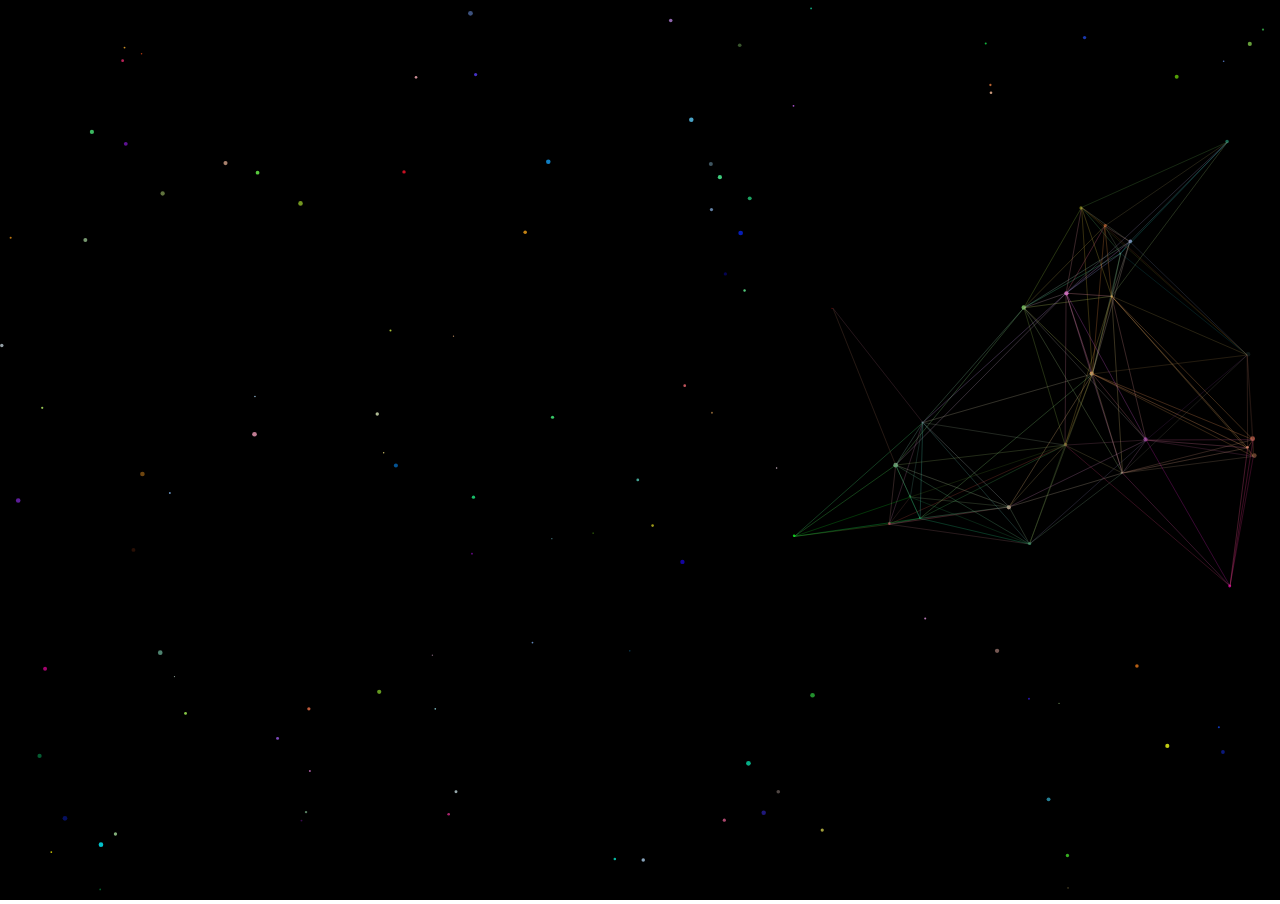
<file: simplify/light.html>
<!DOCTYPE html>
<html lang="zh-cn">
<head>
<meta charset="UTF-8">
<meta http-equiv="refresh" content="2; url=.\landing\landing.html">
<title>ParticleGround</title>
<style>
	
	@keyframes fade-in {  
    0% {opacity: 0;}/*初始状态 透明度为0*/  
    40% {opacity: 0;}/*过渡状态 透明度为0*/  
    100% {opacity: 1;}/*结束状态 透明度为1*/  
}  
@-webkit-keyframes fade-in {/*针对webkit内核*/  
    0% {opacity: 0;}  
    40% {opacity: 0;}  
    100% {opacity: 1;}  
}  
#particle {    
    animation: fade-in;/*动画名称*/  
    animation-duration: 1.5s;/*动画持续时间*/  
    -webkit-animation:fade-in 1.5s;/*针对webkit内核*/  
}  

	
html,body{
	width: 100%;
	height: 100%;
	margin: 0;
	overflow: hidden;
}
ul{
	margin: 0;
	padding: 0;
}
li{
	list-style: none;
}
ul, li, img, section{
	width: 100%;
	height: 100%;
}
ul{
	-webkit-transition: -webkit-transform 600ms;
	-moz-transition: -moz-transform 600ms;
	transition: transform 600ms;
}
li{
	float: left;
	position: relative;
}
#btn,
li > *{
	position: absolute;
	left: 0;
	top: 0;
}
.info{
	margin: 1rem;
	font: 20px "微软雅黑";
	color: #ececec;
	text-shadow: 2px 2px 0 #333;
}
#particle{
	background-color: #000;
}
#wave{
	background: #0076d1;
	background: -webkit-linear-gradient(top,#0076d1,#5db8ff);
	background: -moz-linear-gradient(top,#0076d1,#5db8ff);
	background: linear-gradient(top,#0076d1,#5db8ff);
}

#btn{
	z-index: 99;
	top: auto;
	bottom: 20px;
	right: 0;
	text-align: center;
}
#btn span{
	display: inline-block;
	width: 10px;
	height: 10px;
	margin-right: 10px;
	background-color: #2395BE;
	border: 4px solid #fff;
	box-shadow: 0 0 2px #ccc inset;
	border-radius: 50%;
	cursor: pointer;
}
#btn span:last-of-type{
	margin-right: 0;
}
#btn .active{
	background-color: #fff;
	box-shadow: none;
}

#fork img{
	width: 149px;
	height: 149px;
	position: absolute;
	z-index: 99;
	top: -7px;
	right: 0;
	border: 0;
}
</style>
</head>
<body >
<ul>
	<li id="particle" >
		<section class="container"></section>
	</li>

</ul>

<aside id="btn" hidden="">
	<span class="active" title="粒子运动"></span>

</aside>


<!-- 引入插件 -->
<script src="js/particleground.min.js"></script>
<script>
var span = document.getElementById( 'btn' ).getElementsByTagName( 'span' );
var ul = document.getElementsByTagName( 'ul' )[0];
var li = ul.getElementsByTagName( 'li' );
var liWidth = 0;
var curIndex = 0;

init();

//插件粒子运动API
//注：Particleground下的三个对象都有着pause和open方法，用于暂停和开启动画
var particle = new Particleground.particle( '#particle .container', {
	//全局透明度，默认0.8
	opacity: .8,
	//粒子颜色数组，默认随机色
	// color: [ 'rgba( 255, 255, 255, .5 )', 'red', 'green', 'blue' ],
	//粒子个数，默认为容器的0.1倍
	//传入[0, 1)显示容器相应倍数的值，或传入具体个数[1, +∞)
	num: .1,
	//运动速度[0, +∞]，默认1
	speed: 1,
	//粒子最大半径，默认2.4
	max: 2.4,
	//粒子最小半径，默认0.6
	min: .6,
	//连接线最大距离，默认180
	dis: 180,
	//连接线段的宽度，默认0.2
	lineWidth: .2,
	//范围越大，连接的点越多，默认240
	r: 240,
	//移动事件的元素,默认为canvas，或传入原生js选择元素
	// eventElem: document,
	//让画布宽高自适应窗口大小的改变，默认false
	resize: true
});
var wave, snow;

for( var i = 0; i < span.length; i++ ){

	span[ i ].index = i;
	span[ i ].onclick = function(){

		curIndex = this.index;
		slideTab();

	};

}

window.onresize = function(){

	init();
	slideTab();

};

document.onkeyup = function( e ){

	switch( e.keyCode ){
		//left
		case 37:
			curIndex--;
			if( curIndex < 0 ){
				curIndex = li.length-1;
			}
			slideTab();
			break;
		case 39: 
			curIndex++;
			if( curIndex > li.length-1 ){
				curIndex = 0;
			}
			slideTab();
			break;
	}

};

function init(){

	liWidth = document.documentElement.clientWidth;

	ul.style.width = liWidth * li.length + 'px';

	for( var i = 0; i < li.length; i++ ){

		li[ i ].style.width = liWidth + 'px';

	}

}

function slideTab(){

	var translate = 'translate('+ -liWidth * curIndex +'px,0)';

	ul.style.transform = translate;
	ul.style.webkitTransform = translate;
	ul.style.mozTransform = translate;
	ul.style.msTransform = translate;

	document.querySelector( '#btn .active' ).removeAttribute( 'class' );
	span[ curIndex ].className = 'active';

	switch( curIndex ){
		case 0:
			particle.open();
			wave && wave.pause();
			snow && snow.pause();
			break;
		
	}

}

</script>

</body>
</html>
</file>
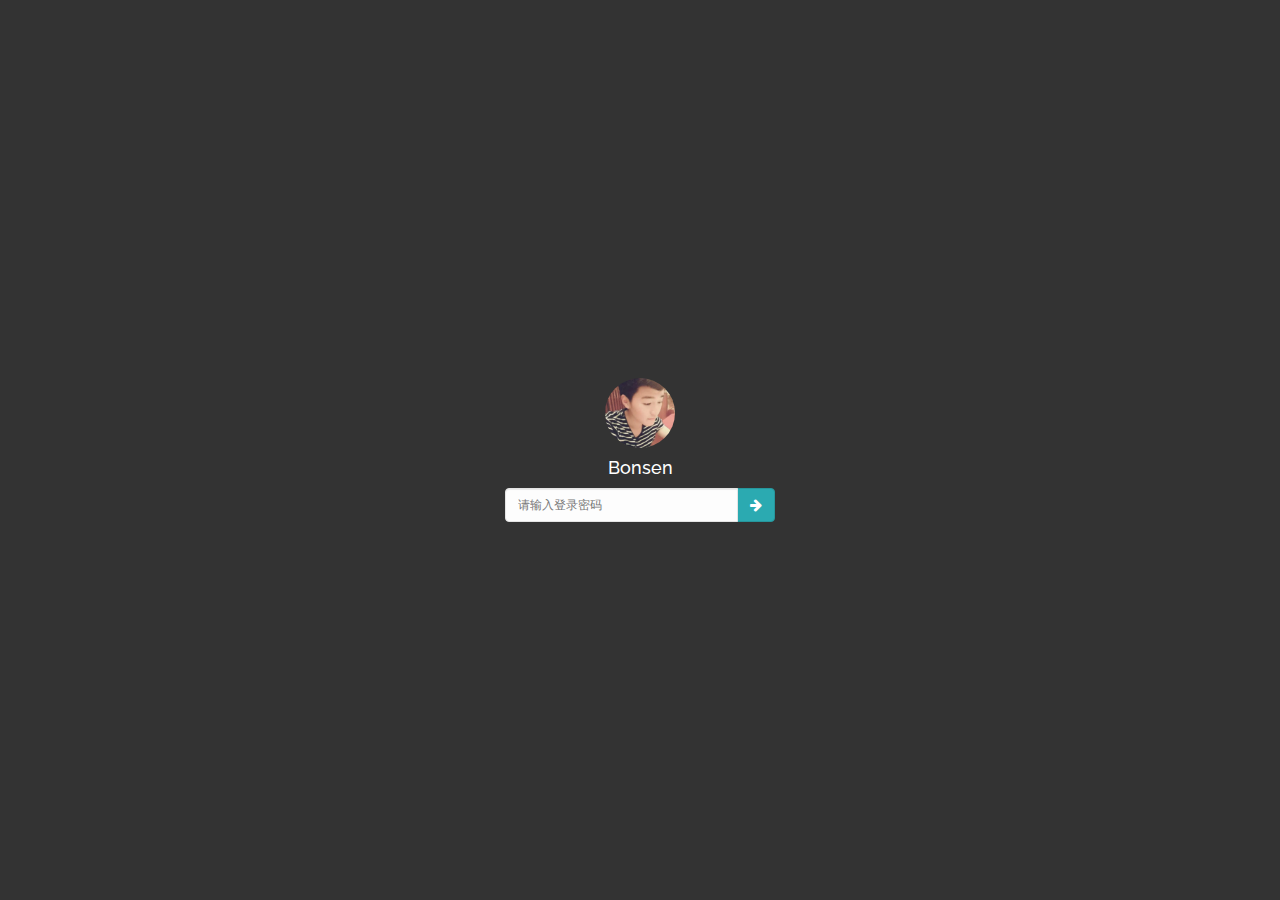
<file: simplify/lockscreen.html>
<!DOCTYPE html>
<html lang="en">
  	<head>
	    <meta charset="utf-8">
	    <title>Lock Screen</title>
	    <meta name="viewport" content="width=device-width, initial-scale=1.0">
	    <meta name="description" content="">
	    <meta name="author" content="">

	    <!-- Bootstrap core CSS -->
	    <link href="bootstrap/css/bootstrap.min.css" rel="stylesheet">
		
		<!-- Font Awesome -->
		<link href="css/font-awesome.min.css" rel="stylesheet">
		
		<!-- Simplify -->
		<link href="css/simplify.min.css" rel="stylesheet">

  	</head>

  	<body>
	
		<!--Modal-->
		<div class="modal fade lock-screen-wrapper" id="lockScreen">
			<div class="modal-dialog">
				<div class="modal-content">
				    <div class="modal-body">
						<div class="lock-screen-img">
							<img src="images/profile/profile1.jpg" alt="">
						</div>
						
						<div class="text-center m-top-sm">
							<div class="h4 text-white">Bonsen</div>
							
							<div class="input-group m-top-sm"> 
								<input type="password" class="form-control text-sm" placeholder="请输入登录密码"> 
								<span class="input-group-btn"> 
									<a class="btn btn-success" href="index.html">
										<i class="fa fa-arrow-right"></i>
									</a>
								</span> 
							</div>
						</div>
				    </div>
			  	</div><!-- /.modal-content -->
			</div><!-- /.modal-dialog -->
		</div><!-- /.modal -->

	    <!-- Le javascript
	    ================================================== -->
	    <!-- Placed at the end of the document so the pages load faster -->
	    
	    <!-- Jquery -->
		<script src="js/jquery-1.11.1.min.js"></script>
	    
	    <!-- Bootstrap -->
	    <script src="bootstrap/js/bootstrap.min.js"></script>
	   
		<!-- Modernizr -->
		<script src='js/modernizr.min.js'></script>
	   
		<!-- Popup Overlay -->
		<script src='js/jquery.popupoverlay.min.js'></script>
	   
	    <!-- Slimscroll -->
		<script src='js/jquery.slimscroll.min.js'></script>
	   
		<!-- Simplify -->
		<script src="js/simplify/simplify.js"></script>
		
		<script>
			$(function()	{
				$('#lockScreen').modal({
					show: true,
					backdrop: 'static'
				})
			});
		</script>
  	</body>
</html>
</file>
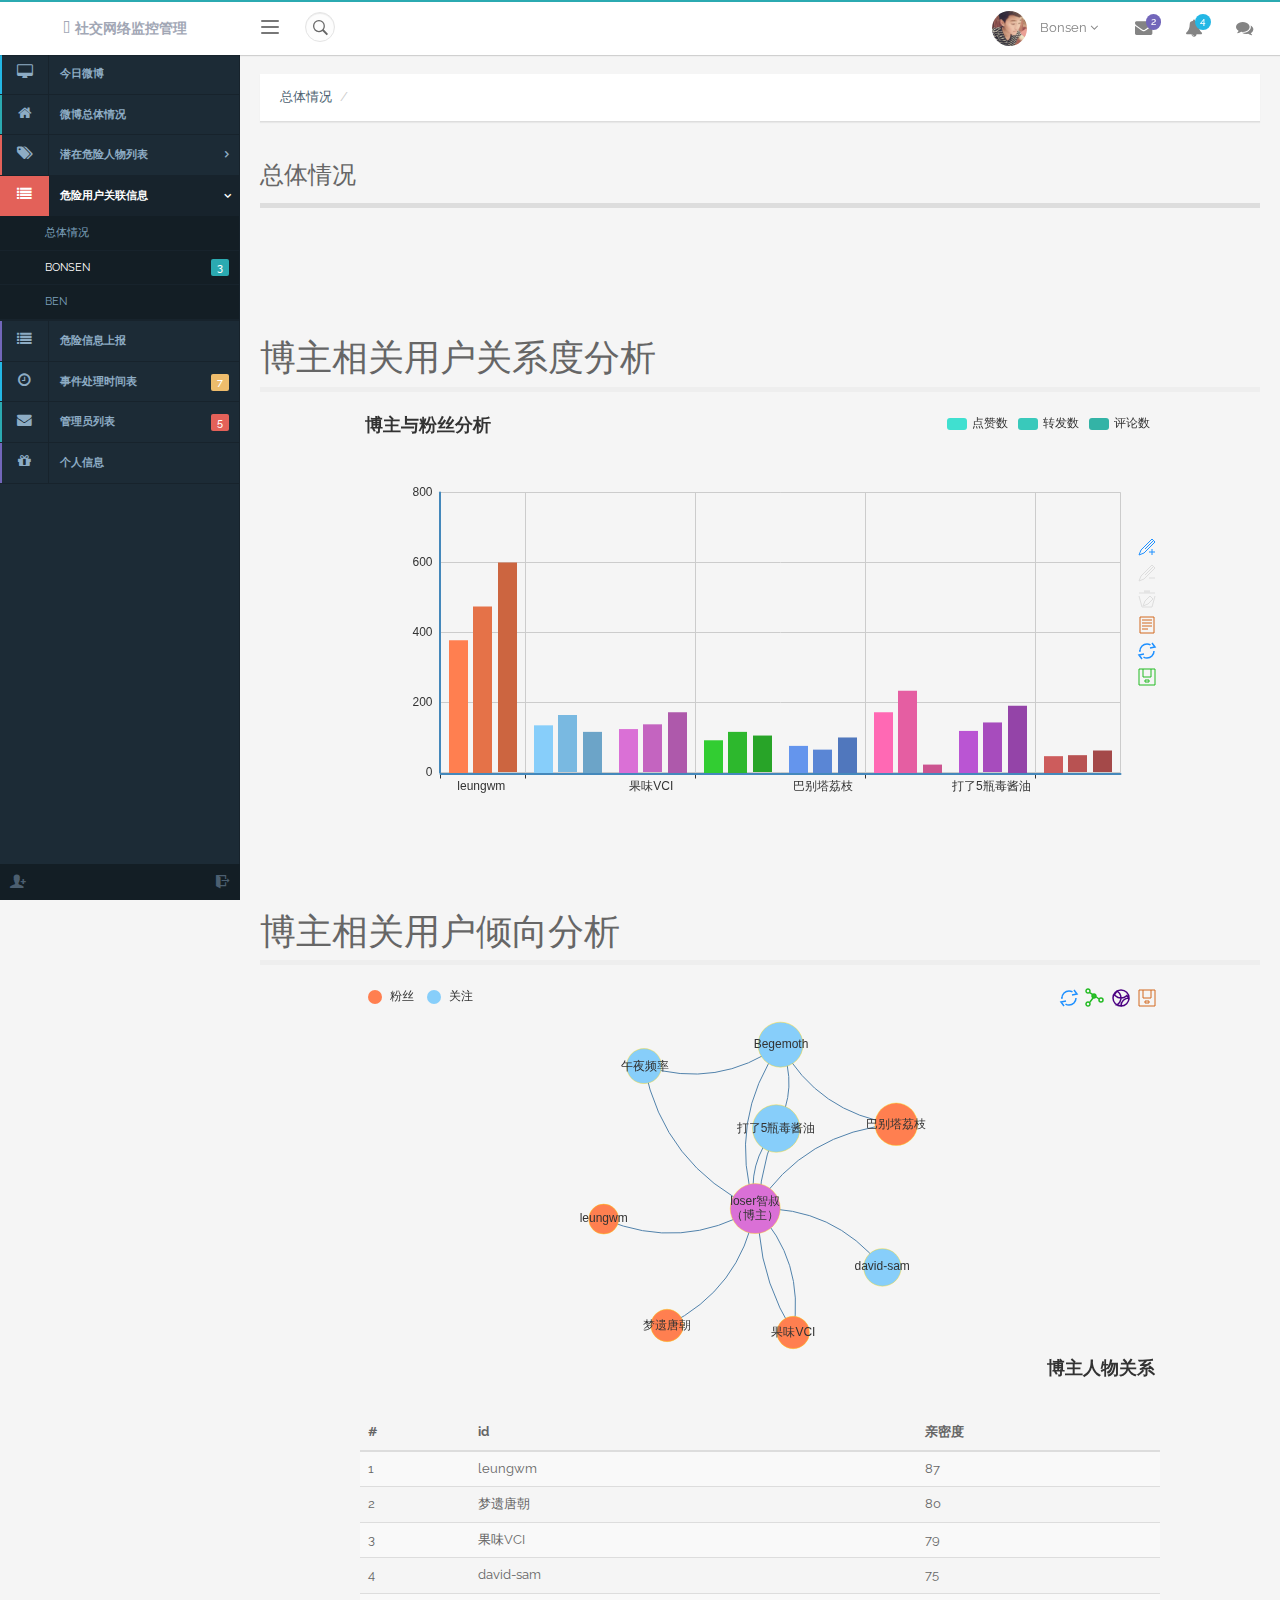
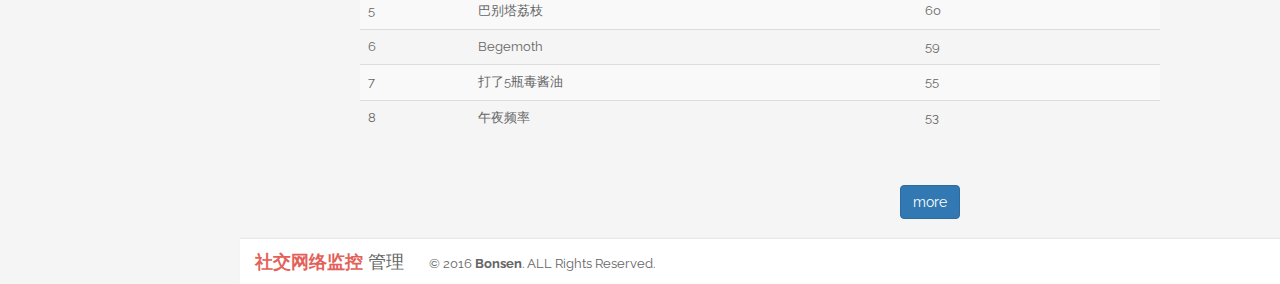
<file: simplify/personal.html>
<!DOCTYPE html>
<html lang="en">
  	<head>
	    <meta charset="utf-8">
	    <title>社交网络监控管理</title>
	    <meta name="viewport" content="width=device-width, initial-scale=1.0">
	    <meta name="description" content="">
	    <meta name="author" content="">

<link href="css/cover3.css" rel="stylesheet">
	    <!-- Bootstrap core CSS -->
	    <link href="bootstrap/css/bootstrap.min.css" rel="stylesheet">
		
		<!-- Font Awesome -->
		<link href="css/font-awesome.min.css" rel="stylesheet">

		<!-- ionicons -->
		<link href="css/ionicons.min.css" rel="stylesheet">
		
		<!-- Simplify -->
		<link href="css/simplify.min.css" rel="stylesheet">

  	</head>

  	<body class="overflow-hidden">
		<div class="wrapper preload">
			<div class="sidebar-right">
				<div class="sidebar-inner scrollable-sidebar">
					<div class="sidebar-header clearfix">
						<input class="form-control dark-input" placeholder="搜索" type="text">
						<div class="btn-group pull-right">
							<a href="#" class="sidebar-setting" data-toggle="dropdown"><i class="fa fa-cog fa-lg"></i></a>
							<ul class="dropdown-menu pull-right flipInV">
								<li><a href="#"><i class="fa fa-circle text-danger"></i><span class="m-left-xs">正忙</span></a></li>
								<li><a href="#"><i class="fa fa-circle-o"></i><span class="m-left-xs">关闭聊天</span></a></li>
							</ul>
						</div>
					</div>
					<div class="title-block">
						组内聊天
					</div>
					<div class="content-block">
						<ul class="sidebar-list">
							<li>
								<a href="#">
									<i class="fa fa-circle-o text-success"></i><span class="m-left-xs">亲密朋友</span>
								</a>
							</li>
							<li>
								<a href="#">
									<i class="fa fa-circle-o text-success"></i><span class="m-left-xs">工作</span>
								</a>
							</li>
						</ul>
					</div>
					<div class="title-block">
						非常关注
					</div>
					<div class="content-block">
						<ul class="sidebar-list">
							<li>
								<a href="#" class="clearfix">
									<img src="images/profile/profile2.jpg" class="img-circle" alt="user avatar">
									<div class="chat-detail m-left-sm">
										<div class="chat-name">
											John Doe
										</div>
										<div class="chat-message">
											Where are you?
										</div>
									</div>
									<div class="chat-status">
										<i class="fa fa-circle-o text-success"></i>
									</div>
									<div class="chat-alert">
										<span class="badge badge-purple bounceIn animation-delay2">2</span>
									</div>
								</a>
							</li>
							<li>
								<a href="#" class="clearfix">
									<img src="images/profile/profile3.jpg" class="img-circle" alt="user avatar">
									<div class="chat-detail m-left-sm">
										<div class="chat-name">
											Jane Doe
										</div>
										<div class="chat-message">
											Hello
										</div>
									</div>
									<div class="chat-status">
										<i class="fa fa-circle-o text-success"></i>
									</div>
									<div class="chat-alert">
										<span class="badge badge-info bounceIn animation-delay2">1</span>
									</div>
								</a>
							</li>
							<li>
								<a href="#" class="clearfix">
									<img src="images/profile/profile4.jpg" class="img-circle" alt="user avatar">
									<div class="chat-detail m-left-sm">
										<div class="chat-name">
											John Doe
										</div>
										<div class="chat-message">
											See you again next week.
										</div>
									</div>
									<div class="chat-status">
										<i class="fa fa-circle-o text-danger"></i>
									</div>
									<div class="chat-alert">
										<i class="fa fa-check text-success"></i>
									</div>
								</a>
							</li>
							<li>
								<a href="#" class="clearfix">
									<img src="images/profile/profile5.jpg" class="img-circle" alt="user avatar">
									<div class="chat-detail m-left-sm">
										<div class="chat-name">
											John Doe
										</div>
										<div class="chat-message">
											Hello, Are you there?
										</div>
									</div>
									<div class="chat-status">
										<i class="fa fa-circle-o text-danger"></i>
									</div>
									<div class="chat-alert">
										<i class="fa fa-reply"></i>
									</div>
								</a>
							</li>
						</ul>
					</div>
					<div class="title-block">
						更多朋友
					</div>
					<div class="content-block">
						<ul class="sidebar-list">
							<li>
								<a href="#" class="clearfix">
									<img src="images/profile/profile6.jpg" class="img-circle" alt="user avatar">
									<div class="chat-detail m-left-sm">
										<div class="chat-name">
											John Doe
										</div>
										<div class="chat-message">
											Where are you?
										</div>
									</div>
									<div class="chat-status">
										<i class="fa fa-circle-o text-success"></i>
									</div>
									<div class="chat-alert">
										<span class="badge badge-success bounceIn animation-delay2">2</span>
									</div>
								</a>
							</li>
							<li>
								<a href="#" class="clearfix">
									<img src="images/profile/profile7.jpg" class="img-circle" alt="user avatar">
									<div class="chat-detail m-left-sm">
										<div class="chat-name">
											Jane Doe
										</div>
										<div class="chat-message">
											Hello
										</div>
									</div>
									<div class="chat-status">
										<i class="fa fa-circle-o text-success"></i>
									</div>
									<div class="chat-alert">
										<span class="badge badge-danger bounceIn animation-delay2">1</span>
									</div>
								</a>
							</li>
							<li>
								<a href="#" class="clearfix">
									<img src="images/profile/profile8.jpg" class="img-circle" alt="user avatar">
									<div class="chat-detail m-left-sm">
										<div class="chat-name">
											John Doe
										</div>
										<div class="chat-message">
											See you again next week.
										</div>
									</div>
									<div class="chat-status">
										<i class="fa fa-circle-o text-danger"></i>
									</div>
									<div class="chat-alert">
										<i class="fa fa-check text-success"></i>
									</div>
								</a>
							</li>
							<li>
								<a href="#" class="clearfix">
									<img src="images/profile/profile9.jpg" class="img-circle" alt="user avatar">
									<div class="chat-detail m-left-sm">
										<div class="chat-name">
											John Doe
										</div>
										<div class="chat-message">
											Hello, Are you there?
										</div>
									</div>
									<div class="chat-status">
										<i class="fa fa-circle-o text-danger"></i>
									</div>
									<div class="chat-alert">
										<i class="fa fa-reply"></i>
									</div>
								</a>
							</li>
						</ul>
					</div>
				</div><!-- sidebar-inner -->
			</div><!-- sidebar-right -->
			
			
			
			
			<header class="top-nav">
				<div class="top-nav-inner">
					<div class="nav-header">
						<button type="button" class="navbar-toggle pull-left sidebar-toggle" id="sidebarToggleSM">
							<span class="icon-bar"></span>
							<span class="icon-bar"></span>
							<span class="icon-bar"></span>
						</button>
						
						<ul class="nav-notification pull-right">
							<li>
								<a href="#" class="dropdown-toggle" data-toggle="dropdown"><i class="fa fa-cog fa-lg"></i></a>
								<span class="badge badge-danger bounceIn">1</span>
								<ul class="dropdown-menu dropdown-sm pull-right user-dropdown">
									<li class="user-avatar">
										<img src="images/profile/profile1.jpg" alt="" class="img-circle">
										<div class="user-content">
											<h5 class="no-m-bottom">Jane Doe</h5>
											<div class="m-top-xs">
												<a href="profile.html" class="m-right-sm">Profile</a>
												<a href="signin.html">Log out</a>
											</div>
										</div>
									</li>	  
									<li>
										<a href="inbox.html">
											管理员列表
											<span class="badge badge-danger bounceIn animation-delay2 pull-right">1</span>
										</a>
									</li>			  
									<li>
										<a href="#">
											通知
											<span class="badge badge-purple bounceIn animation-delay3 pull-right">2</span>
										</a>
									</li>			  
									<li>
										<a href="#" class="sidebarRight-toggle">
											消息
											<span class="badge badge-success bounceIn animation-delay4 pull-right">7</span>
										</a>
									</li>			  	  
									<li class="divider"></li>
									<li>
										<a href="#">设置</a>
									</li>			  	  
								</ul>
							</li>
						</ul>
						
						<a href="index.html" class="brand">
							<i class="fa fa-database"></i><span class="brand-name">社交网络监控管理</span>
						</a>
					</div>
					<div class="nav-container">
						<button type="button" class="navbar-toggle pull-left sidebar-toggle" id="sidebarToggleLG">
							<span class="icon-bar"></span>
							<span class="icon-bar"></span>
							<span class="icon-bar"></span>
						</button>
						<ul class="nav-notification">	
							<li class="search-list">
								<div class="search-input-wrapper">
									<div class="search-input">
										<input type="text" class="form-control input-sm inline-block">
										<a href="#" class="input-icon text-normal"><i class="ion-ios7-search-strong"></i></a>
									</div>
								</div>
							</li>
						</ul>
						<div class="pull-right m-right-sm">
							<div class="user-block hidden-xs">
								<a href="#" id="userToggle" data-toggle="dropdown">
									<img src="images/profile/profile1.jpg" alt="" class="img-circle inline-block user-profile-pic">
									<div class="user-detail inline-block">
										Bonsen
										<i class="fa fa-angle-down"></i>
									</div>
								</a>
								<div class="panel border dropdown-menu user-panel">
									<div class="panel-body paddingTB-sm">
										<ul>
<!--
											<li>
												<a href="profile.html">
													<i class="fa fa-edit fa-lg"></i><span class="m-left-xs">My Profile</span>
												</a>
											</li>
-->
											<li>
												<a href="inbox.html">
													<i class="fa fa-inbox fa-lg"></i><span class="m-left-xs">管理员消息</span>
													<span class="badge badge-danger bounceIn animation-delay3">2</span>
												</a>
											</li>
											<li>
												<a href="signin.html">
													<i class="fa fa-power-off fa-lg"></i><span class="m-left-xs">退出</span>
												</a>
											</li>
										</ul>
									</div>
								</div>
							</div>
							<ul class="nav-notification">
								<li>
									<a href="#" data-toggle="dropdown"><i class="fa fa-envelope fa-lg"></i></a>
									<span class="badge badge-purple bounceIn animation-delay5 active">2</span>
									<ul class="dropdown-menu message pull-right">
										<li><a>您有两条来自其他管理员的未读消息</a></li>					  
										<li>
											<a class="clearfix" href="#">
												<img src="images/profile/profile2.jpg" alt="User Avatar">
												<div class="detail">
													<strong>John Doe</strong>
													<p class="no-margin">
														Lorem ipsum dolor sit amet...
													</p>
													<small class="text-muted"><i class="fa fa-check text-success"></i> 27m ago</small>
												</div>
											</a>	
										</li>
										<li>
											<a class="clearfix" href="#">
												<img src="images/profile/profile3.jpg" alt="User Avatar">
												<div class="detail">
													<strong>Jane Doe</strong>
													<p class="no-margin">
														Lorem ipsum dolor sit amet...
													</p>
													<small class="text-muted"><i class="fa fa-check text-success"></i> 5hr ago</small>
												</div>
											</a>	
										</li>
										<li>
											<a class="clearfix" href="#">
												<img src="images/profile/profile4.jpg" alt="User Avatar">
												<div class="detail m-left-sm">
													<strong>Bill Doe</strong>
													<p class="no-margin">
														Lorem ipsum dolor sit amet...
													</p>
													<small class="text-muted"><i class="fa fa-reply"></i> Yesterday</small>
												</div>
											</a>	
										</li>
										<li>
											<a class="clearfix" href="#">
												<img src="images/profile/profile5.jpg" alt="User Avatar">
												<div class="detail">
													<strong>Baby Doe</strong>
													<p class="no-margin">
														Lorem ipsum dolor sit amet...
													</p>
													<small class="text-muted"><i class="fa fa-reply"></i> 1 Jan 2016</small>
												</div>
											</a>	
										</li>
										<li><a href="#">查看所有消息</a></li>					  
									</ul>
								</li>
								<li>
									<a href="#" data-toggle="dropdown"><i class="fa fa-bell fa-lg"></i></a>
									<span class="badge badge-info bounceIn animation-delay6 active">4</span>
									<ul class="dropdown-menu notification dropdown-3 pull-right">
										<li><a href="#">您有五条新通知</a></li>					  
										<li>
											<a href="#">
												<span class="notification-icon bg-warning">
													<i class="fa fa-warning"></i>
												</span>
												<span class="m-left-xs">服务器 #2 未响应</span>
												<span class="time text-muted">刚才</span>
											</a>
										</li>
										<li>
											<a href="#">
												<span class="notification-icon bg-success">
													<i class="fa fa-plus"></i>
												</span>
												<span class="m-left-xs">一位新管理员通过注册</span>
												<span class="time text-muted">两分钟前</span>
											</a>
										</li>
										<li>
											<a href="#">
												<span class="notification-icon bg-danger">
													<i class="fa fa-bolt"></i>
												</span>
												<span class="m-left-xs">应用错误</span>
												<span class="time text-muted">五分钟前</span>
											</a>
										</li>
										<li>
											<a href="#">
												<span class="notification-icon bg-success">
													<i class="fa fa-usd"></i>
												</span>
												<span class="m-left-xs">微博红包异常发放</span>
												<span class="time text-muted">1小时前</span>
											</a>
										</li>
										<li>
											<a href="#">
												<span class="notification-icon bg-success">
													<i class="fa fa-plus"></i>
												</span>
												<span class="m-left-xs">一位新管理员通过注册</span>
												<span class="time text-muted">1小时前</span>
											</a>
										</li>
										<li><a href="#">查看所有通知</a></li>					  
									</ul>
								</li>
								<li class="chat-notification">
									<a href="#" class="sidebarRight-toggle"><i class="fa fa-comments fa-lg"></i></a>
									<span class="badge badge-danger bounceIn">1</span>

									<div class="chat-alert">
										我发现一个异常用户,请留意
									</div>
								</li>
							</ul>
						</div>
					</div>
				</div><!-- ./top-nav-inner -->	
			</header>			<aside class="sidebar-menu fixed">
				<div class="sidebar-inner scrollable-sidebar">
					<div class="main-menu">
						<ul class="accordion">
							<li class="menu-header">
								Main Menu
							</li>
							<li class="bg-palette2">
								<a href="landing/landing.html">
									<span class="menu-content block">
										<span class="menu-icon"><i class="block fa fa-desktop fa-lg"></i></span>
										<span class="text m-left-sm">今日微博</span>
									</span>
									<span class="menu-content-hover block">
										今日微博
									</span>
								</a>
							</li>
							<li class="bg-palette1">
								<a href="index.html">
									<span class="menu-content block">
										<span class="menu-icon"><i class="block fa fa-home fa-lg"></i></span>
										<span class="text m-left-sm">微博总体情况</span>
									</span>
									<span class="menu-content-hover block">
										菜单
									</span>
								</a>
							</li>

							
							<li class="openable bg-palette4">
								<a href="#">
									<span class="menu-content block">
										<span class="menu-icon"><i class="block fa fa-tags fa-lg"></i></span>
										<span class="text m-left-sm">潜在危险人物列表</span>
										<span class="submenu-icon"></span>
									</span>
									<span class="menu-content-hover block">
										危险列表
									</span>
								</a>
								<ul class="submenu">
									<li ><a href="static_table.html"><span class="submenu-label">总体情况</span></a></li>
									<li><a href="static_table1.html"><span class="submenu-label">Bonsen</span></a></li>
									<li><a href="#"><span class="submenu-label">Joe</span></a></li>
									<li><a href="#"><span class="submenu-label">Alice</span></a></li>
									<li><a href="#"><span class="submenu-label">Mike</span></a></li>
									<li><a href="#"><span class="submenu-label">Bob</span></a></li>
									<li><a href="#"><span class="submenu-label">Jack</span></a></li>
									<li><a href="#"><span class="submenu-label">Cindy</span></a></li>
								</ul>
							</li>
							<li class="openable bg-palette4 open">
								<a href="#">
									<span class="menu-content block">
										<span class="menu-icon"><i class="block fa fa-list fa-lg"></i></span>
										<span class="text m-left-sm">危险用户关联信息</span>
										<span class="submenu-icon"></span>
									</span>
									<span class="menu-content-hover block">
										人物关联
									</span>
								</a>
								<ul class="submenu ">
									<li class=""><a href="static_table3.html"><span class="submenu-label">总体情况</span></a></li>
									<li class="active">
										<a href="#">
											<span class="submenu-label">Bonsen</span>
											<small class="badge badge-success badge-square bounceIn animation-delay2 m-left-xs pull-right">3</small>
										</a>
										<ul class="submenu third-level">
												<li><a href="#"><span class="submenu-label">Jack</span></a></li>
											<li><a href="#"><span class="submenu-label">Alice</span></a></li>
											<li class="openable">
												<a href="#">
													<span class="submenu-label">Bob</span>
													<small class="badge badge-danger badge-square bounceIn animation-delay2 m-left-xs pull-right">2</small>
												</a>
												<ul class="submenu fourth-level">
													<li><a href="#"><span class="submenu-label">Mike</span></a></li>
													<li><a href="#"><span class="submenu-label">Joe</span></a></li>
												</ul>
											</li>
										</ul>
									</li>
									<li><a href="#"><span class="submenu-label">Ben</span></a></li>
								</ul>
							</li>
							<li class=" bg-palette3">
								<a href="form_validation.html">
									<span class="menu-content block">
										<span class="menu-icon"><i class="block fa fa-list fa-lg"></i></span>
										<span class="text m-left-sm">危险信息上报</span>
<!-- 										<span class="submenu-icon"></span> -->
									</span>
									<span class="menu-content-hover block">
										危险上报
									</span>
								</a>
<!--
								<ul class="submenu bg-palette4">
									<li><a href="form_element.html"><span class="submenu-label">Form Element</span></a></li>
									<li><a href="form_validation.html"><span class="submenu-label">Form Validation</span></a></li>
									<li><a href="form_wizard.html"><span class="submenu-label">Form Wizard</span></a></li>
									<li><a href="dropzone.html"><span class="submenu-label">Dropzone</span></a></li>
								</ul>
-->
							</li>
							<li class="bg-palette2">
								<a href="timeline.html">
									<span class="menu-content block">
										<span class="menu-icon"><i class="block fa fa-clock-o fa-lg"></i></span>
										<span class="text m-left-sm">事件处理时间表</span>
										<small class="badge badge-warning badge-square bounceIn animation-delay6 m-left-xs pull-right">7</small>
									</span>
									<span class="menu-content-hover block">
										时间表
									</span>
								</a>
							</li>
							<li class="bg-palette1">
								<a href="inbox.html">
									<span class="menu-content block">
										<span class="menu-icon"><i class="block fa fa-envelope fa-lg"></i></span>
										<span class="text m-left-sm">管理员列表</span>
										<small class="badge badge-danger badge-square bounceIn animation-delay5 m-left-xs">5</small>
									</span>
									<span class="menu-content-hover block">
										管理员
									</span>
								</a>
							</li>
							
							<li class="menu-header">
								Others
							</li>
							<li class=" bg-palette3">
								<a href="profile.html">
									<span class="menu-content block">
										<span class="menu-icon"><i class="block fa fa-gift fa-lg"></i></span>
										<span class="text m-left-sm">个人信息</span>
									</span>
									<span class="menu-content-hover block">
										个人
									</span>
								</a>

							</li>
							
						</ul>
					</div>						<div class="sidebar-fix-bottom clearfix">
						<div class="user-dropdown dropup pull-left">
							<a href="#" class="dropdwon-toggle font-18" data-toggle="dropdown"><i class="ion-person-add"></i>
							</a>
							<ul class="dropdown-menu">
								<li>
									<a href="inbox.html">
										管理员列表
										<span class="badge badge-danger bounceIn animation-delay2 pull-right">1</span>
									</a>
								</li>			  
								<li>
									<a href="#">
										通知
										<span class="badge badge-purple bounceIn animation-delay3 pull-right">2</span>
									</a>
								</li>			  
								<li>
									<a href="#" class="sidebarRight-toggle">
										消息
										<span class="badge badge-success bounceIn animation-delay4 pull-right">7</span>
									</a>
								</li>			  	  
								<li class="divider"></li>
								<li>
									<a href="#">设置</a>
								</li>			  	  
							</ul>
						</div>
						<a href="lockscreen.html" class="pull-right font-18"><i class="ion-log-out"></i></a>
					</div>
				</div><!-- sidebar-inner -->
			</aside>
			
			<div class="main-container">
				<div class="padding-md">
					<ul class="breadcrumb">
						<li><span class="primary-font"><i class="icon-home"></i></span><a href="index.html">总体情况</a></li>
						<li></li>	 
<!-- 						<li>Static Table</li>	 --> 
					</ul>

					<h3 class="header-text m-top-lg">总体情况</h3>

					    <div class="blockToGo" id="h5" name="h5"></div>
						<h1 class="page-header" >博主相关用户关系度分析</h1>
						<div class="weiboNumber" id="info7"> </div>

						<div class="blockToGo" id="h6" name="h6"></div>
						<h1 class="page-header" >博主相关用户倾向分析</h1>
						<div class="weiboNumber" id="info8"></div>
          
						<div class="weiboNumber table-responsive"style="height:auto" > 
				            <table class="table table-striped" style="margin-top:30px">
				              <thead>
				                <tr>
				                  <th>#</th>
				                  <th>id</th>
				                  <th>亲密度</th>
				                  
				                </tr>
				              </thead>
				              <tbody>
				                <tr>
				                  <td>1</td>
				                  <td>leungwm</td>
				                  <td>87</td>
				                  
				                </tr>
				                <tr>
				                  <td>2</td>
				                  <td>梦遗唐朝</td>
				                  <td>80</td>
				                  
				                </tr>
				                <tr>
				                  <td>3</td>
				                  <td>果味VCI</td>
				                  <td>79</td>
				                  
				                </tr>
				                <tr>
				                  <td>4</td>
				                  <td>david-sam</td>
				                  <td>75</td>
				                  
				                </tr>
				                <tr>
				                  <td>5</td>
				                  <td>巴别塔荔枝</td>
				                  <td>60</td>
				                  
				                </tr>
				                <tr>
				                  <td>6</td>
				                  <td>Begemoth </td>
				                  <td>59</td>
				                  
				                </tr>
				                <tr>
				                  <td>7</td>
				                  <td>打了5瓶毒酱油</td>
				                  <td>55</td>
				                  
				                </tr>
				                <tr>
				                  <td>8</td>
				                  <td>午夜频率</td>
				                  <td>53</td>
				                  
				                </tr>
				              </tbody>
				            </table>
				        </div>
						<div class="btn-more">
							<button class="btn btn-primary btn-large">more</button>            
          				</div>
					
		
				</div><!-- ./padding-md -->
			</div><!-- /main-container -->
			<footer class="footer">
				<span class="footer-brand">
					<strong class="text-danger">社交网络监控</strong> 管理
				</span>
				<p class="no-margin">
					&copy; 2016 <strong>Bonsen</strong>. ALL Rights Reserved. 
				</p>	
			</footer>
		</div><!-- /wrapper -->

		<!-- Delete Widget Confirmation -->
		<div class="custom-popup delete-widget-popup delete-confirmation-popup" id="deleteWidgetConfirm">
			<div class="popup-header text-center">
				<span class="fa-stack fa-4x">
				  <i class="fa fa-circle fa-stack-2x"></i>
				  <i class="fa fa-lock fa-stack-1x fa-inverse"></i>
				</span>
			</div>
			<div class="popup-body text-center">
				<h5>确定要删除?</h5>
				<strong class="block m-top-xs"><i class="fa fa-exclamation-circle m-right-xs text-danger"></i>这个操作不能被撤回</strong>
			
				<div class="text-center m-top-lg">
					<a class="btn btn-success m-right-sm remove-widget-btn">删除</a>
					<a class="btn btn-default deleteWidgetConfirm_close">取消</a>
				</div>
			</div>
		</div>

		<a href="#" class="scroll-to-top hidden-print"><i class="fa fa-chevron-up fa-lg"></i></a>
		
	    <!-- Le javascript
	    ================================================== -->
	    <!-- Placed at the end of the document so the pages load faster -->
		
		<!-- Jquery -->
		<script src="js/jquery-1.11.1.min.js"></script>
		
		<!-- Bootstrap -->
	    <script src="bootstrap/js/bootstrap.min.js"></script>

		<!-- Slimscroll -->
		<script src='js/jquery.slimscroll.min.js'></script>
		
		<!-- Popup Overlay -->
		<script src='js/jquery.popupoverlay.min.js'></script>

		<!-- Modernizr -->
		<script src='js/modernizr.min.js'></script>

		<!-- Simplify -->
		<script src="js/simplify/simplify.js"></script>

		<script>
			$(function()	{
				//Delete Widget Confirmation
				$('#deleteWidgetConfirm').popup({
					vertical: 'top',
					pagecontainer: '.container',
					transition: 'all 0.3s'
				});
			});
		</script>
    <script src="js/echarts.js"></script>
    <script type="text/javascript">
    	require.config({
            paths: {
                echarts: './js'
                        
            }
        });
		require(
                    [
                        'echarts',
                        'echarts/chart/bar'
                    ],
                    function(ec){
                        var myChart=ec.init(document.getElementById('info7'));
                        var zrColor = require('zrender/tool/color');
                        var colorList = [
                          '#ff7f50','#87cefa','#da70d6','#32cd32','#6495ed',
                          '#ff69b4','#ba55d3','#cd5c5c','#ffa500','#40e0d0'
                        ];
                        var itemStyle = {
                            normal: {
                                color: function(params) {
                                  if (params.dataIndex < 0) {
                                    // for legend
                                    return zrColor.lift(
                                      colorList[colorList.length - 1], params.seriesIndex * 0.1
                                    );
                                  }
                                  else {
                                    // for bar
                                    return zrColor.lift(
                                      colorList[params.dataIndex], params.seriesIndex * 0.1
                                    );
                                  }
                                }
                            }
                        };
                        var option;
                        option = {
                          title: {
                              text: '博主与粉丝分析'
                              
                          },
                          tooltip: {
                              trigger: 'axis',
                              backgroundColor: 'rgba(255,255,255,1)',
                              axisPointer: {
                                  type: 'shadow'
                              },
                              formatter: function(params) {
                                  // for text color
                                  var color = colorList[params[0].dataIndex];
                                  var res = '<div style="color:' + color + '">';
                                  res += '<strong>' + params[0].name + ' '
                                  for (var i = 0, l = params.length; i < l; i++) {
                                      res += '<br/>' + params[i].seriesName + ' : ' + params[i].value 
                                  }
                                  res += '</div>';
                                  return res;
                              }
                          },
                          legend: {
                              x: 'right',
                              data:['点赞数','转发数','评论数']
                          },
                          toolbox: {
                              show: true,
                              orient: 'vertical',
                              y: 'center',
                              feature: {
                                  mark: {show: true},
                                  dataView: {show: true, readOnly: false},
                                  restore: {show: true},
                                  saveAsImage: {show: true}
                              }
                          },
                          calculable: true,
                          grid: {
                              y: 80,
                              y2: 40,
                              x2: 40
                          },
                          xAxis: [
                              {
                                  type: 'category',
                                  data: ['leungwm ', '梦遗唐朝', '果味VCI ', 'david-sam', '巴别塔荔枝', 'Begemoth ', '打了5瓶毒酱油 ', '午夜频率 ']
                              }
                          ],
                          yAxis: [
                              {
                                  type: 'value'
                              }
                          ],
                          series: [
                              {
                                  name: '点赞数',
                                  type: 'bar',
                                  itemStyle: itemStyle,
                                  data: [404,144,132,98,81,183,127,49]
                              },
                              {
                                  name: '转发数',
                                  type: 'bar',
                                  itemStyle: itemStyle,
                                  data: [506,174,145,123,69,249,151,51]
                              },
                              {
                                  name: '评论数',
                                  type: 'bar',
                                  itemStyle: itemStyle,
                                  data: [640,123,184,111,106,24,203,65]
                              }
                          ]
                      };
                        
                    
                        myChart.setOption(option);
                    }
        );//博主与粉丝关系度分析7
        require(
                    [
                        'echarts',
                        'echarts/chart/force'

                    ],
                    function(ec){
                        var myChart=ec.init(document.getElementById('info8'));
                        var option;
                        option = {
                          title : {
                              text: '博主人物关系',   
                              x:'right',
                              y:'bottom'
                          },
                          tooltip : {
                              trigger: 'item',
                              formatter: '{a} : {b}'
                          },
                          toolbox: {
                              show : true,
                              feature : {
                                  restore : {show: true},
                                  magicType: {show: true, type: ['force', 'chord']},
                                  saveAsImage : {show: true}
                              }
                          },
                          legend: {
                              x: 'left',
                              data:['粉丝','关注']
                          },
                          series : [
                              {
                                  type:'force',
                                  name : "人物关系",
                                  ribbonType: false,
                                  categories : [
                                      {
                                          name: '人物'
                                      },
                                      {
                                          name: '粉丝'
                                      },
                                      {
                                          name:'关注'
                                      }
                                  ],
                                  itemStyle: {
                                      normal: {
                                          label: {
                                              show: true,
                                              textStyle: {
                                                  color: '#333'
                                              }
                                          },
                                          nodeStyle : {
                                              brushType : 'both',
                                              borderColor : 'rgba(255,215,0,0.4)',
                                              borderWidth : 1
                                          },
                                          linkStyle: {
                                              type: 'curve'
                                          }
                                      },
                                      emphasis: {
                                          label: {
                                              show: false
                                              // textStyle: null      // 默认使用全局文本样式，详见TEXTSTYLE
                                          },
                                          nodeStyle : {
                                              //r: 30
                                          },
                                          linkStyle : {}
                                      }
                                  },
                                  useWorker: false,
                                  minRadius : 15,
                                  maxRadius : 25,
                                  gravity: 1.1,
                                  scaling: 1.1,
                                  roam: 'move',
                                  nodes:[
                                      {category:0, name: '博主', value : 10, label: 'loser智叔\n（博主）'},
                                      {category:1, name: 'leungwm',value : 2},
                                      {category:1, name: '梦遗唐朝',value : 3},
                                      {category:1, name: '果味VCI',value : 3},
                                      {category:1, name: '巴别塔荔枝',value : 7},
                                      {category:2, name: 'david-sam',value : 5},
                                      {category:2, name: 'Begemoth',value : 8},
                                      {category:2, name: '打了5瓶毒酱油',value : 9},
                                      {category:2, name: '午夜频率',value : 4},
                                      
                                  ],
                                  links : [
                                      {source : 'leungwm', target : '博主', weight : 2},
                                      {source : '梦遗唐朝', target : '博主', weight : 2},
                                      {source : '果味VCI', target : '博主', weight : 1},
                                      {source : '巴别塔荔枝', target : '博主', weight : 2},
                                      {source : 'david-sam', target : '博主', weight : 3},
                                      {source : 'Begemoth', target : '博主', weight : 1},
                                      {source : '打了5瓶毒酱油', target : '博主', weight : 6},
                                      {source : '午夜频率', target : '博主', weight : 1},
                                      {source : 'Begemoth', target : '巴别塔荔枝', weight : 1},
                                      {source : '打了5瓶毒酱油', target : 'Begemoth', weight : 6},
                                      {source : '打了5瓶毒酱油', target : '果味VCI', weight : 1},
                                      {source : '午夜频率', target : 'Begemoth', weight : 1}
                                  ]
                              }
                          ]
                      };
                      var ecConfig = require('echarts/config');
                      function focus(param) {
                          var data = param.data;
                          var links = option.series[0].links;
                          var nodes = option.series[0].nodes;
                          if (
                              data.source !== undefined
                              && data.target !== undefined
                          ) { //点击的是边
                              var sourceNode = nodes.filter(function (n) {return n.name == data.source})[0];
                              var targetNode = nodes.filter(function (n) {return n.name == data.target})[0];
                              console.log("选中了边 " + sourceNode.name + ' -> ' + targetNode.name + ' (' + data.weight + ')');
                          } else { // 点击的是点
                              console.log("选中了" + data.name + '(' + data.value + ')');
                          }
                      }
                      myChart.on(ecConfig.EVENT.CLICK, focus)

                      myChart.on(ecConfig.EVENT.FORCE_LAYOUT_END, function () {
                          console.log(myChart.chart.force.getPosition());
                      });


                    
                        
                    
                        myChart.setOption(option);
                    }
        );//博主相关用户倾向分析8   
		</script>
  	</body>
</html>
</file>
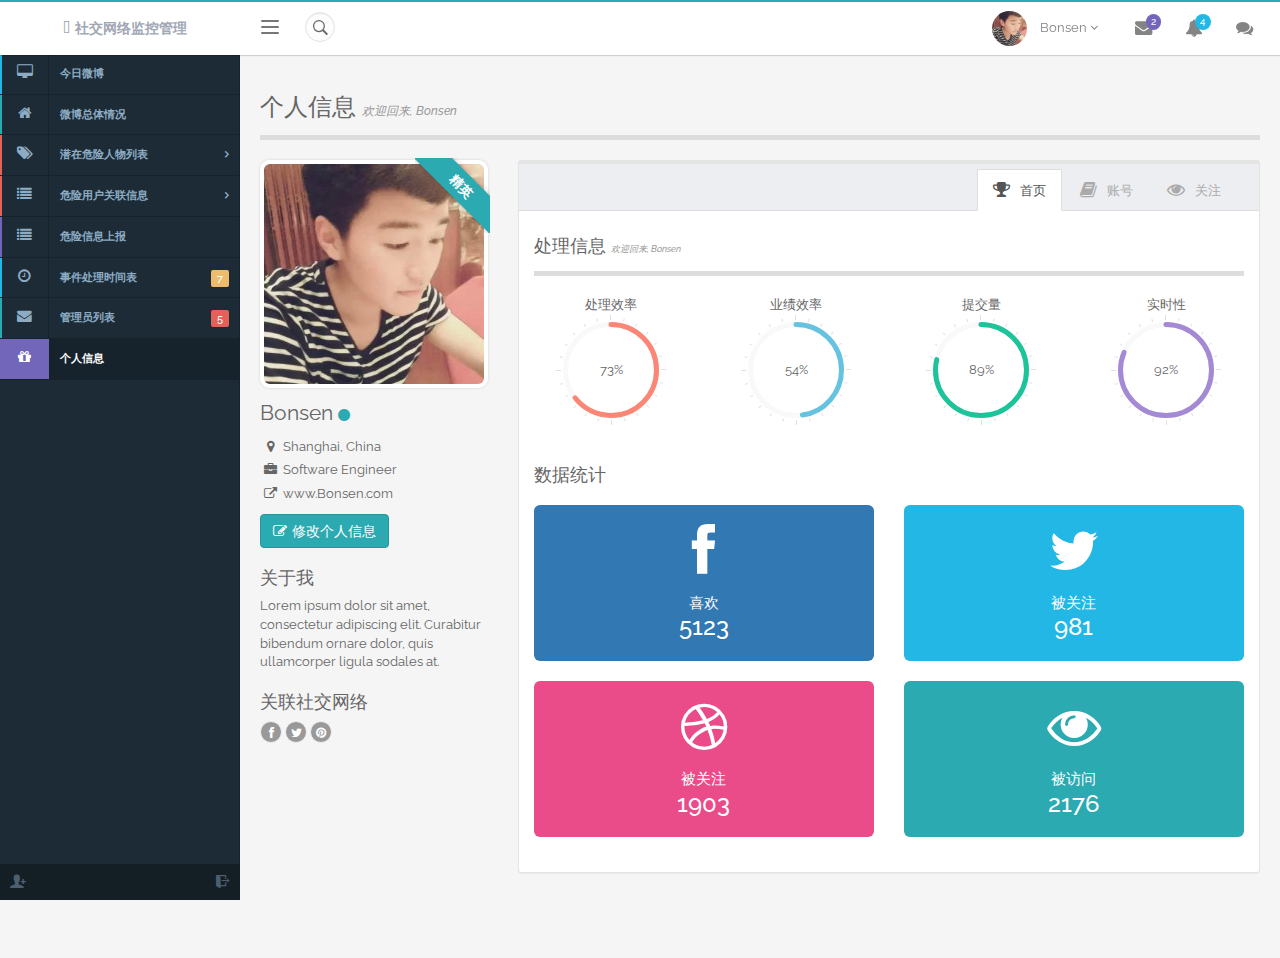
<file: simplify/profile.html>
<!DOCTYPE html>
<html lang="en">
  	<head>
	    <meta charset="utf-8">
	    <title>社交网络监控管理</title>
	    <meta name="viewport" content="width=device-width, initial-scale=1.0">
	    <meta name="description" content="">
	    <meta name="author" content="">

	    <!-- Bootstrap core CSS -->
	    <link href="bootstrap/css/bootstrap.min.css" rel="stylesheet">
		
		<!-- Font Awesome -->
		<link href="css/font-awesome.min.css" rel="stylesheet">

		<!-- ionicons -->
		<link href="css/ionicons.min.css" rel="stylesheet">
		
		<!-- Datepicker -->
		<link href="css/datepicker.css" rel="stylesheet"/>	

		<!-- Owl Carousel -->
		<link href="css/owl.carousel.min.css" rel="stylesheet">
		<link href="css/owl.theme.default.min.css" rel="stylesheet">

		<!-- Simplify -->
		<link href="css/simplify.min.css" rel="stylesheet">
	
  	</head>

  	<body class="overflow-hidden">
		<div class="wrapper preload">
			<div class="sidebar-right">
				<div class="sidebar-inner scrollable-sidebar">
					<div class="sidebar-header clearfix">
						<input class="form-control dark-input" placeholder="搜索" type="text">
						<div class="btn-group pull-right">
							<a href="#" class="sidebar-setting" data-toggle="dropdown"><i class="fa fa-cog fa-lg"></i></a>
							<ul class="dropdown-menu pull-right flipInV">
								<li><a href="#"><i class="fa fa-circle text-danger"></i><span class="m-left-xs">正忙</span></a></li>
								<li><a href="#"><i class="fa fa-circle-o"></i><span class="m-left-xs">关闭聊天</span></a></li>
							</ul>
						</div>
					</div>
					<div class="title-block">
						组内聊天
					</div>
					<div class="content-block">
						<ul class="sidebar-list">
							<li>
								<a href="#">
									<i class="fa fa-circle-o text-success"></i><span class="m-left-xs">亲密朋友</span>
								</a>
							</li>
							<li>
								<a href="#">
									<i class="fa fa-circle-o text-success"></i><span class="m-left-xs">工作</span>
								</a>
							</li>
						</ul>
					</div>
					<div class="title-block">
						非常关注
					</div>
					<div class="content-block">
						<ul class="sidebar-list">
							<li>
								<a href="#" class="clearfix">
									<img src="images/profile/profile2.jpg" class="img-circle" alt="user avatar">
									<div class="chat-detail m-left-sm">
										<div class="chat-name">
											John Doe
										</div>
										<div class="chat-message">
											Where are you?
										</div>
									</div>
									<div class="chat-status">
										<i class="fa fa-circle-o text-success"></i>
									</div>
									<div class="chat-alert">
										<span class="badge badge-purple bounceIn animation-delay2">2</span>
									</div>
								</a>
							</li>
							<li>
								<a href="#" class="clearfix">
									<img src="images/profile/profile3.jpg" class="img-circle" alt="user avatar">
									<div class="chat-detail m-left-sm">
										<div class="chat-name">
											Jane Doe
										</div>
										<div class="chat-message">
											Hello
										</div>
									</div>
									<div class="chat-status">
										<i class="fa fa-circle-o text-success"></i>
									</div>
									<div class="chat-alert">
										<span class="badge badge-info bounceIn animation-delay2">1</span>
									</div>
								</a>
							</li>
							<li>
								<a href="#" class="clearfix">
									<img src="images/profile/profile4.jpg" class="img-circle" alt="user avatar">
									<div class="chat-detail m-left-sm">
										<div class="chat-name">
											John Doe
										</div>
										<div class="chat-message">
											See you again next week.
										</div>
									</div>
									<div class="chat-status">
										<i class="fa fa-circle-o text-danger"></i>
									</div>
									<div class="chat-alert">
										<i class="fa fa-check text-success"></i>
									</div>
								</a>
							</li>
							<li>
								<a href="#" class="clearfix">
									<img src="images/profile/profile5.jpg" class="img-circle" alt="user avatar">
									<div class="chat-detail m-left-sm">
										<div class="chat-name">
											John Doe
										</div>
										<div class="chat-message">
											Hello, Are you there?
										</div>
									</div>
									<div class="chat-status">
										<i class="fa fa-circle-o text-danger"></i>
									</div>
									<div class="chat-alert">
										<i class="fa fa-reply"></i>
									</div>
								</a>
							</li>
						</ul>
					</div>
					<div class="title-block">
						更多朋友
					</div>
					<div class="content-block">
						<ul class="sidebar-list">
							<li>
								<a href="#" class="clearfix">
									<img src="images/profile/profile6.jpg" class="img-circle" alt="user avatar">
									<div class="chat-detail m-left-sm">
										<div class="chat-name">
											John Doe
										</div>
										<div class="chat-message">
											Where are you?
										</div>
									</div>
									<div class="chat-status">
										<i class="fa fa-circle-o text-success"></i>
									</div>
									<div class="chat-alert">
										<span class="badge badge-success bounceIn animation-delay2">2</span>
									</div>
								</a>
							</li>
							<li>
								<a href="#" class="clearfix">
									<img src="images/profile/profile7.jpg" class="img-circle" alt="user avatar">
									<div class="chat-detail m-left-sm">
										<div class="chat-name">
											Jane Doe
										</div>
										<div class="chat-message">
											Hello
										</div>
									</div>
									<div class="chat-status">
										<i class="fa fa-circle-o text-success"></i>
									</div>
									<div class="chat-alert">
										<span class="badge badge-danger bounceIn animation-delay2">1</span>
									</div>
								</a>
							</li>
							<li>
								<a href="#" class="clearfix">
									<img src="images/profile/profile8.jpg" class="img-circle" alt="user avatar">
									<div class="chat-detail m-left-sm">
										<div class="chat-name">
											John Doe
										</div>
										<div class="chat-message">
											See you again next week.
										</div>
									</div>
									<div class="chat-status">
										<i class="fa fa-circle-o text-danger"></i>
									</div>
									<div class="chat-alert">
										<i class="fa fa-check text-success"></i>
									</div>
								</a>
							</li>
							<li>
								<a href="#" class="clearfix">
									<img src="images/profile/profile9.jpg" class="img-circle" alt="user avatar">
									<div class="chat-detail m-left-sm">
										<div class="chat-name">
											John Doe
										</div>
										<div class="chat-message">
											Hello, Are you there?
										</div>
									</div>
									<div class="chat-status">
										<i class="fa fa-circle-o text-danger"></i>
									</div>
									<div class="chat-alert">
										<i class="fa fa-reply"></i>
									</div>
								</a>
							</li>
						</ul>
					</div>
				</div><!-- sidebar-inner -->
			</div><!-- sidebar-right -->
			
			
			
			
			<header class="top-nav">
				<div class="top-nav-inner">
					<div class="nav-header">
						<button type="button" class="navbar-toggle pull-left sidebar-toggle" id="sidebarToggleSM">
							<span class="icon-bar"></span>
							<span class="icon-bar"></span>
							<span class="icon-bar"></span>
						</button>
						
						<ul class="nav-notification pull-right">
							<li>
								<a href="#" class="dropdown-toggle" data-toggle="dropdown"><i class="fa fa-cog fa-lg"></i></a>
								<span class="badge badge-danger bounceIn">1</span>
								<ul class="dropdown-menu dropdown-sm pull-right user-dropdown">
									<li class="user-avatar">
										<img src="images/profile/profile1.jpg" alt="" class="img-circle">
										<div class="user-content">
											<h5 class="no-m-bottom">Jane Doe</h5>
											<div class="m-top-xs">
												<a href="profile.html" class="m-right-sm">Profile</a>
												<a href="signin.html">Log out</a>
											</div>
										</div>
									</li>	  
									<li>
										<a href="inbox.html">
											管理员列表
											<span class="badge badge-danger bounceIn animation-delay2 pull-right">1</span>
										</a>
									</li>			  
									<li>
										<a href="#">
											通知
											<span class="badge badge-purple bounceIn animation-delay3 pull-right">2</span>
										</a>
									</li>			  
									<li>
										<a href="#" class="sidebarRight-toggle">
											消息
											<span class="badge badge-success bounceIn animation-delay4 pull-right">7</span>
										</a>
									</li>			  	  
									<li class="divider"></li>
									<li>
										<a href="#">设置</a>
									</li>			  	  		  	  
								</ul>
							</li>
						</ul>
						
						<a href="index.html" class="brand">
							<i class="fa fa-database"></i><span class="brand-name">社交网络监控管理</span>
						</a>
					</div>
					<div class="nav-container">
						<button type="button" class="navbar-toggle pull-left sidebar-toggle" id="sidebarToggleLG">
							<span class="icon-bar"></span>
							<span class="icon-bar"></span>
							<span class="icon-bar"></span>
						</button>
						<ul class="nav-notification">	
							<li class="search-list">
								<div class="search-input-wrapper">
									<div class="search-input">
										<input type="text" class="form-control input-sm inline-block">
										<a href="#" class="input-icon text-normal"><i class="ion-ios7-search-strong"></i></a>
									</div>
								</div>
							</li>
						</ul>
						<div class="pull-right m-right-sm">
							<div class="user-block hidden-xs">
								<a href="#" id="userToggle" data-toggle="dropdown">
									<img src="images/profile/profile1.jpg" alt="" class="img-circle inline-block user-profile-pic">
									<div class="user-detail inline-block">
										Bonsen
										<i class="fa fa-angle-down"></i>
									</div>
								</a>
								<div class="panel border dropdown-menu user-panel">
									<div class="panel-body paddingTB-sm">
										<ul>
<!--
											<li>
												<a href="profile.html">
													<i class="fa fa-edit fa-lg"></i><span class="m-left-xs">My Profile</span>
												</a>
											</li>
-->
											<li>
												<a href="inbox.html">
													<i class="fa fa-inbox fa-lg"></i><span class="m-left-xs">管理员消息</span>
													<span class="badge badge-danger bounceIn animation-delay3">2</span>
												</a>
											</li>
											<li>
												<a href="signin.html">
													<i class="fa fa-power-off fa-lg"></i><span class="m-left-xs">退出</span>
												</a>
											</li>
										</ul>
									</div>
								</div>
							</div>
							<ul class="nav-notification">
								<li>
									<a href="#" data-toggle="dropdown"><i class="fa fa-envelope fa-lg"></i></a>
									<span class="badge badge-purple bounceIn animation-delay5 active">2</span>
									<ul class="dropdown-menu message pull-right">
										<li><a>您有两条来自其他管理员的未读消息</a></li>					  
										<li>
											<a class="clearfix" href="#">
												<img src="images/profile/profile2.jpg" alt="User Avatar">
												<div class="detail">
													<strong>John Doe</strong>
													<p class="no-margin">
														Lorem ipsum dolor sit amet...
													</p>
													<small class="text-muted"><i class="fa fa-check text-success"></i> 27m ago</small>
												</div>
											</a>	
										</li>
										<li>
											<a class="clearfix" href="#">
												<img src="images/profile/profile3.jpg" alt="User Avatar">
												<div class="detail">
													<strong>Jane Doe</strong>
													<p class="no-margin">
														Lorem ipsum dolor sit amet...
													</p>
													<small class="text-muted"><i class="fa fa-check text-success"></i> 5hr ago</small>
												</div>
											</a>	
										</li>
										<li>
											<a class="clearfix" href="#">
												<img src="images/profile/profile4.jpg" alt="User Avatar">
												<div class="detail m-left-sm">
													<strong>Bill Doe</strong>
													<p class="no-margin">
														Lorem ipsum dolor sit amet...
													</p>
													<small class="text-muted"><i class="fa fa-reply"></i> Yesterday</small>
												</div>
											</a>	
										</li>
										<li>
											<a class="clearfix" href="#">
												<img src="images/profile/profile5.jpg" alt="User Avatar">
												<div class="detail">
													<strong>Baby Doe</strong>
													<p class="no-margin">
														Lorem ipsum dolor sit amet...
													</p>
													<small class="text-muted"><i class="fa fa-reply"></i> 1 Jan 2016</small>
												</div>
											</a>	
										</li>
										<li><a href="#">查看所有消息</a></li>					  
									</ul>
								</li>
								<li>
									<a href="#" data-toggle="dropdown"><i class="fa fa-bell fa-lg"></i></a>
									<span class="badge badge-info bounceIn animation-delay6 active">4</span>
									<ul class="dropdown-menu notification dropdown-3 pull-right">
										<li><a href="#">您有五条新通知</a></li>					  
										<li>
											<a href="#">
												<span class="notification-icon bg-warning">
													<i class="fa fa-warning"></i>
												</span>
												<span class="m-left-xs">服务器 #2 未响应</span>
												<span class="time text-muted">刚才</span>
											</a>
										</li>
										<li>
											<a href="#">
												<span class="notification-icon bg-success">
													<i class="fa fa-plus"></i>
												</span>
												<span class="m-left-xs">一位新管理员通过注册</span>
												<span class="time text-muted">两分钟前</span>
											</a>
										</li>
										<li>
											<a href="#">
												<span class="notification-icon bg-danger">
													<i class="fa fa-bolt"></i>
												</span>
												<span class="m-left-xs">应用错误</span>
												<span class="time text-muted">五分钟前</span>
											</a>
										</li>
										<li>
											<a href="#">
												<span class="notification-icon bg-success">
													<i class="fa fa-usd"></i>
												</span>
												<span class="m-left-xs">微博红包异常发放</span>
												<span class="time text-muted">1小时前</span>
											</a>
										</li>
										<li>
											<a href="#">
												<span class="notification-icon bg-success">
													<i class="fa fa-plus"></i>
												</span>
												<span class="m-left-xs">一位新管理员通过注册</span>
												<span class="time text-muted">1小时前</span>
											</a>
										</li>
										<li><a href="#">查看所有通知</a></li>					  
									</ul>
								</li>
								<li class="chat-notification">
									<a href="#" class="sidebarRight-toggle"><i class="fa fa-comments fa-lg"></i></a>
									<span class="badge badge-danger bounceIn">1</span>

									<div class="chat-alert">
										我发现一个异常用户,请留意
									</div>
								</li>
							</ul>
						</div>
					</div>
				</div><!-- ./top-nav-inner -->	
			</header>
			<aside class="sidebar-menu fixed">
				<div class="sidebar-inner scrollable-sidebar">
					<div class="main-menu">
						<ul class="accordion">
							<li class="menu-header">
								Main Menu
							</li>
							
							<li class="bg-palette2">
								<a href="landing/landing.html">
									<span class="menu-content block">
										<span class="menu-icon"><i class="block fa fa-desktop fa-lg"></i></span>
										<span class="text m-left-sm">今日微博</span>
									</span>
									<span class="menu-content-hover block">
										今日微博
									</span>
								</a>
							</li>

							<li class="bg-palette1 ">
								<a href="index.html">
									<span class="menu-content block">
										<span class="menu-icon"><i class="block fa fa-home fa-lg"></i></span>
										<span class="text m-left-sm">微博总体情况</span>
									</span>
									<span class="menu-content-hover block">
										菜单
									</span>
								</a>
							</li>

							<li class="openable bg-palette4">
								<a href="#">
									<span class="menu-content block">
										<span class="menu-icon"><i class="block fa fa-tags fa-lg"></i></span>
										<span class="text m-left-sm">潜在危险人物列表</span>
										<span class="submenu-icon"></span>
									</span>
									<span class="menu-content-hover block">
										危险列表
									</span>
								</a>
								<ul class="submenu">
									<li class=""><a href="static_table.html"><span class="submenu-label">总体情况</span></a></li>
									<li><a href="#"><span class="submenu-label">Bonsen</span></a></li>
									<li><a href="#"><span class="submenu-label">Joe</span></a></li>
									<li><a href="#"><span class="submenu-label">Alice</span></a></li>
									<li><a href="#"><span class="submenu-label">Mike</span></a></li>
									<li><a href="#"><span class="submenu-label">Bob</span></a></li>
									<li><a href="#"><span class="submenu-label">Jack</span></a></li>
									<li><a href="#"><span class="submenu-label">Candy</span></a></li>
								</ul>
							</li>

							<li class="openable bg-palette4">
								<a href="#">
									<span class="menu-content block">
										<span class="menu-icon"><i class="block fa fa-list fa-lg"></i></span>
										<span class="text m-left-sm">危险用户关联信息</span>
										<span class="submenu-icon"></span>
									</span>
									<span class="menu-content-hover block">
										人物关联
									</span>
								</a>
								<ul class="submenu">
									<li><a href="static_table3.html"><span class="submenu-label">总体情况</span></a></li>
									<li class="">
										<a href="personal.html">
											<span class="submenu-label">Bonsen</span>
											<small class="badge badge-success badge-square bounceIn animation-delay2 m-left-xs pull-right">3</small>
										</a>
										<ul class="submenu third-level">
												<li><a href="#"><span class="submenu-label">Jack</span></a></li>
											<li><a href="#"><span class="submenu-label">Alice</span></a></li>
											<li class="openable">
												<a href="#">
													<span class="submenu-label">Bob</span>
													<small class="badge badge-danger badge-square bounceIn animation-delay2 m-left-xs pull-right">2</small>
												</a>
												<ul class="submenu fourth-level">
													<li><a href="#"><span class="submenu-label">Mike</span></a></li>
													<li><a href="#"><span class="submenu-label">Joe</span></a></li>
												</ul>
											</li>
										</ul>
									</li>
									<li><a href="#"><span class="submenu-label">Ben</span></a></li>
								</ul>
							</li>

							<li class="bg-palette3">
								<a href="form_validation.html">
									<span class="menu-content block ">
										<span class="menu-icon"><i class="block fa fa-list fa-lg"></i></span>
										<span class="text m-left-sm">危险信息上报</span>
<!-- 										<span class="submenu-icon"></span> -->
									</span>
									<span class="menu-content-hover block">
										危险上报
									</span>
								</a>
<!--
								<ul class="submenu bg-palette4">
									<li><a href="form_element.html"><span class="submenu-label">Form Element</span></a></li>
									<li><a href="form_validation.html"><span class="submenu-label">Form Validation</span></a></li>
									<li><a href="form_wizard.html"><span class="submenu-label">Form Wizard</span></a></li>
									<li><a href="dropzone.html"><span class="submenu-label">Dropzone</span></a></li>
								</ul>
-->
							</li>

							
							<li class="bg-palette2">
								<a href="timeline.html">
									<span class="menu-content block">
										<span class="menu-icon"><i class="block fa fa-clock-o fa-lg"></i></span>
										<span class="text m-left-sm">事件处理时间表</span>
										<small class="badge badge-warning badge-square bounceIn animation-delay6 m-left-xs pull-right">7</small>
									</span>
									<span class="menu-content-hover block">
										时间表
									</span>
								</a>
							</li>

							<li class="bg-palette1">
								<a href="inbox.html">
									<span class="menu-content block">
										<span class="menu-icon"><i class="block fa fa-envelope fa-lg"></i></span>
										<span class="text m-left-sm">管理员列表</span>
										<small class="badge badge-danger badge-square bounceIn animation-delay5 m-left-xs">5</small>
									</span>
									<span class="menu-content-hover block">
										管理员
									</span>
								</a>
							</li>
							<li class="menu-header">
								Others
							</li>
							<li class=" bg-palette3 active">
								<a href="profile.html">
									<span class="menu-content block">
										<span class="menu-icon"><i class="block fa fa-gift fa-lg"></i></span>
										<span class="text m-left-sm">个人信息</span>
									</span>
									<span class="menu-content-hover block">
										个人
									</span>
								</a>

							</li>

						</ul>
					</div>	
					<div class="sidebar-fix-bottom clearfix">
						<div class="user-dropdown dropup pull-left">
							<a href="#" class="dropdwon-toggle font-18" data-toggle="dropdown"><i class="ion-person-add"></i>
							</a>
							<ul class="dropdown-menu">
								<li>
									<a href="inbox.html">
										管理员列表
										<span class="badge badge-danger bounceIn animation-delay2 pull-right">1</span>
									</a>
								</li>			  
								<li>
									<a href="#">
										通知
										<span class="badge badge-purple bounceIn animation-delay3 pull-right">2</span>
									</a>
								</li>			  
								<li>
									<a href="#" class="sidebarRight-toggle">
										消息
										<span class="badge badge-success bounceIn animation-delay4 pull-right">7</span>
									</a>
								</li>			  	  
								<li class="divider"></li>
								<li>
									<a href="#">设置</a>
								</li>			  	  
							</ul>
						</div>
						<a href="lockscreen.html" class="pull-right font-18"><i class="ion-log-out"></i></a>
					</div>
				</div><!-- sidebar-inner -->
			</aside>
			
			<div class="main-container">
				<div class="padding-md">
					<h3 class="header-text m-bottom-md">
						个人信息
						<span class="sub-header">
							欢迎回来, Bonsen
						</span>
					</h3>

					<div class="row user-profile-wrapper">
						<div class="col-md-3 user-profile-sidebar m-bottom-md">
							<div class="row">
								<div class="col-sm-4 col-md-12">
									<div class="user-profile-pic">
										<img src="images/profile/profile1.jpg" alt="">
										<div class="ribbon-wrapper">
											<div class="ribbon-inner shadow-pulse bg-success">
												精英
											</div>
										</div>
									</div>
								</div>
								<div class="col-sm-6 col-md-12">
									<div class="user-name m-top-sm">Bonsen<i class="fa fa-circle text-success m-left-xs font-14"></i></div>

									<div class="m-top-sm">
										<div>
											<i class="fa fa-map-marker user-profile-icon"></i>
											Shanghai, China
										</div>

										<div class="m-top-xs">
											<i class="fa fa-briefcase user-profile-icon"></i>
											Software Engineer 
										</div>

										<div class="m-top-xs">
											<i class="fa fa-external-link user-profile-icon"></i>
											www.Bonsen.com
										</div>
									</div>

									<div class="m-top-sm text-centers">
										<a class="btn btn-success"><i class="fa fa-edit m-right-xs"></i>修改个人信息</a>
									</div>

									<h4 class="m-top-md m-bottom-sm">关于我</h4>
									<p class="m-top-sm">
										Lorem ipsum dolor sit amet, consectetur adipiscing elit. Curabitur bibendum ornare dolor, quis ullamcorper ligula sodales at.
									<p>

									<h4 class="m-top-md m-bottom-sm">关联社交网络</h4>	

									<a class="social-link facebook-hover"><i class="fa fa-facebook"></i></a>
									<a class="social-link twitter-hover"><i class="fa fa-twitter"></i></a>
									<a class="social-link pinterest-hover"><i class="fa fa-pinterest"></i></a>

								</div>
							</div><!-- ./row -->
						</div><!-- ./col -->
						<div class="col-md-9">
							<div class="smart-widget">
								<div class="smart-widget-inner">
									<ul class="nav nav-tabs tab-style2 tab-right bg-grey">
								  		<li>
								  			<a href="#profileTab3" data-toggle="tab">
								  				<span class="icon-wrapper"><i class="fa fa-eye"></i></span>
								  				<span class="text-wrapper">关注</span>
								  			</a>
								  		</li>		
								  		<li>
								  			<a href="#profileTab2" data-toggle="tab">
								  				<span class="icon-wrapper"><i class="fa fa-book"></i></span>
								  				<span class="text-wrapper">账号</span>
								  			</a>
								  		</li>
								  		<li class="active">
								  			<a href="#profileTab1" data-toggle="tab">
								  				<span class="icon-wrapper"><i class="fa fa-trophy"></i></span>
								  				<span class="text-wrapper">首页</span>
								  			</a>
								  		</li>
									</ul>
									<div class="smart-widget-body">
										<div class="tab-content">
											<div class="tab-pane fade in active" id="profileTab1">
												<h4 class="header-text m-bottom-md">
													处理信息
													<span class="sub-header">
														欢迎回来, Bonsen
													</span>
												</h4>
												<div class="row">
													<div class="col-sm-3 col-sm-6s">
														<div class="m-bottom-md">
															<div class="text-center">处理效率</div>
															<div class="chart profile-skill chart-skill-red center-block" data-percent="73">73%</div>
														</div>
													</div>
													<div class="col-sm-3 col-sm-6s">
														<div class="m-bottom-md">
															<div class="text-center">业绩效率</div>
															<div class="chart profile-skill chart-skill-blue center-block" data-percent="54">54%</div>
														</div>
													</div>
													<div class="col-sm-3 col-sms-6">
														<div class="m-bottom-md">
															<div class="text-center">提交量</div>
															<div class="chart profile-skill chart-skill-green center-block" data-percent="89">89%</div>
														</div>
													</div>
													<div class="col-sm-3 col-sm-6s">
														<div class="m-bottom-md">
															<div class="text-center">实时性</div>
															<div class="chart profile-skill chart-skill-purple center-block" data-percent="92">92%</div>
														</div>
													</div>
												</div><!-- ./row -->
												
												<div class="row">
													
													<div class="col-lg-12">
														<h4 class="m-top-md">数据统计</h4>

														<div class="row m-top-md">
															<div class="col-sm-6">
																<div class="widget-stat3 bg-primary">
																	<div class="widget-stat-icon">
																		<i class="fa fa-facebook fa-3x"></i>
																	</div>
																	<small class="text-upper">喜欢</small>
																	<h3 class="no-margin">5123</h3>
																</div>
															</div><!-- ./col -->
															<div class="col-sm-6">
																<div class="widget-stat3 bg-info">
																	<div class="widget-stat-icon">
																		<i class="fa fa-twitter fa-3x"></i>
																	</div>
																	<small class="text-upper">被关注</small>
																	<h3 class="no-margin">981</h3>
																</div>	
															</div><!-- ./col -->
														</div>

														<div class="row">
															<div class="col-sm-6">
																<div class="widget-stat3 text-white" style="background-color:#ea4c89;">
																	<div class="widget-stat-icon">
																		<i class="fa fa-dribbble fa-3x"></i>
																	</div>
																	<small class="text-upper">被关注</small>
																	<h3 class="no-margin">1903</h3>
																</div>
															</div><!-- ./col -->
															<div class="col-sm-6">
																<div class="widget-stat3 bg-success">
																	<div class="widget-stat-icon">
																		<i class="fa fa-eye fa-3x"></i>
																	</div>
																	<small class="text-upper">被访问</small>
																	<h3 class="no-margin">2176</h3>
																</div>	
															</div><!-- ./col -->
														</div><!-- ./row -->

													</div><!-- ./col -->
												</div><!-- ./row -->
											</div><!-- ./tab-pane -->
											<div class="tab-pane fade" id="profileTab2">
												<h4 class="header-text m-top-md">个人信息</h4>
												<form class="form-horizontal m-top-md">
													<div class="form-group">
													    <label class="col-sm-3 control-label">姓名</label>
													    <div class="col-sm-9">
													      	<input type="text" class="form-control" value="Bonsen">
													    </div>
													</div>
											
													<div class="form-group">
													    <label class="col-sm-3 control-label">性别</label>
													    <div class="col-sm-9">
													      	<div class="radio inline-block">
																<div class="custom-radio m-right-xs">
																	<input type="radio" id="inlineRadio1" name="profileGender">
																	<label for="inlineRadio1"></label>
																</div>
																<div class="inline-block vertical-top">男</div>
															</div>
															<div class="radio inline-block m-left-sm">
																<div class="custom-radio m-right-xs">
																	<input type="radio" id="inlineRadio2" name="profileGender">
																	<label for="inlineRadio2"></label>
																</div>
																<div class="inline-block vertical-top">女</div>
															</div>
													    </div>
													</div>

													<div class="form-group">
													    <label class="col-sm-3 control-label">住址</label>
													    <div class="col-sm-9">
													      	<textarea rows="4" class="form-control"></textarea>
													    </div>
													</div>

													<div class="form-group">
													    <label class="col-sm-3 control-label">手机</label>
													    <div class="col-sm-9">
													      	<input type="text" class="form-control" value="">
													    </div>
													</div>

												

													<h4 class="header-text m-top-lg">安全设置</h4>

													<div class="form-group">
													    <label class="col-sm-3 control-label">安全问题</label>
													    <div class="col-sm-9">
													      	<input type="text" class="form-control" value="">
													    </div>
													</div>

													<div class="form-group">
														<label class="col-sm-3 control-label">安全回答</label>
													    <div class="col-sm-9">
													    	<div class="m-top-xs">
														      	<div class="custom-checkbox">
																	<input type="checkbox" id="securityChk1">
																	<label for="securityChk1"></label>
																</div>
																是
																<div class="custom-checkbox m-left-sm">
																	<input type="checkbox" id="securityChk2">
																	<label for="securityChk2"></label>
																</div>
																否
															</div>
													    </div>
													</div>

													<div class="form-group m-top-lg">
													    <label class="col-sm-3 control-label"></label>
													    <div class="col-sm-9">
													      	<a class="btn btn-default">提交</a>
													      	<a class="btn btn-info m-left-xs">取消</a>
													    </div>
													</div>								
												</form>
											</div><!-- ./tab-pane -->
											<div class="tab-pane fade" id="profileTab3">
												<div class="profile-follower-list clearfix">
													<ul>
														<li>
															<div class="panel panel-default clearfix">
																<div class="panel-body">
																	<div class="user-wrapper">
																		<div class="user-avatar">
																			<img class="small-img img-circle img-thumbnail" src="images/profile/profile2.jpg" alt="">
																		</div>
																		<div class="user-detail small-img">
																			<div class="font-16">Karen Martin</div>
																			<small class="block text-muted font-12">Web Designer</small>
																			<small>
																				<small class="freelancer-rating">
																					<i class="fa fa-star text-warning"></i>
																					<i class="fa fa-star text-warning"></i>
																					<i class="fa fa-star text-warning"></i>
																					<i class="fa fa-star text-warning"></i>
																					<i class="fa fa-star text-warning"></i>
																				</small>
																			</small>

																			<div class="m-top-sm">
																				<button type="button" class="btn btn-default btn-sm marginTB-xs" disabled="" data-toggle="modal">已关注</button>
																				<button type="button" class="btn btn-success btn-sm marginTB-xs" data-toggle="modal">查看个人信息</button>
																			</div>
																		</div>
																	</div><!-- ./user-wrapper -->
																</div>
															</div>
														</li>

														<li>
															<div class="panel panel-default clearfix">
																<div class="panel-body">
																	<div class="user-wrapper">
																		<div class="user-avatar">
																			<img class="small-img img-circle img-thumbnail" src="images/profile/profile3.jpg" alt="">
																		</div>
																		<div class="user-detail small-img">
																			<div class="font-16">Sarah Garcia</div>
																			<small class="block text-muted font-12">Content Writing</small>
																			<small>
																				<small class="freelancer-rating">
																					<i class="fa fa-star text-warning"></i>
																					<i class="fa fa-star text-warning"></i>
																					<i class="fa fa-star text-warning"></i>
																					<i class="fa fa-star text-warning"></i>
																					<i class="fa fa-star text-warning"></i>
																				</small>
																			</small>

																			<div class="m-top-sm">
																				<button type="button" class="btn btn-default btn-sm marginTB-xs" disabled="" data-toggle="modal">已关注</button>
																				<button type="button" class="btn btn-success btn-sm marginTB-xs" data-toggle="modal">查看个人信息</button>
																			</div>
																		</div>
																	</div><!-- ./user-wrapper -->
																</div>
															</div>
														</li>

														<li>
															<div class="panel panel-default clearfix">
																<div class="panel-body">
																	<div class="user-wrapper">
																		<div class="user-avatar">
																			<img class="small-img img-circle img-thumbnail" src="images/profile/profile4.jpg" alt="">
																		</div>
																		<div class="user-detail small-img">
																			<div class="font-16">Jame Smith</div>
																			<small class="block text-muted font-12">Programmer</small>
																			<small>
																				<small class="freelancer-rating">
																					<i class="fa fa-star text-warning"></i>
																					<i class="fa fa-star text-warning"></i>
																					<i class="fa fa-star text-warning"></i>
																					<i class="fa fa-star text-warning"></i>
																					<i class="fa fa-star text-warning"></i>
																				</small>
																			</small>

																			<div class="m-top-sm">
																				<button type="button" class="btn btn-primary btn-sm marginTB-xs" data-toggle="modal">关注</button>
																				<button type="button" class="btn btn-success btn-sm marginTB-xs" data-toggle="modal">查看个人信息</button>
																			</div>
																		</div>
																	</div><!-- ./user-wrapper -->
																</div>
															</div>
														</li>

														<li>
															<div class="panel panel-default clearfix">
																<div class="panel-body">
																	<div class="user-wrapper">
																		<div class="user-avatar">
																			<img class="small-img img-circle img-thumbnail" src="images/profile/profile5.jpg" alt="">
																		</div>
																		<div class="user-detail small-img">
																			<div class="font-16">Elizabeth Carter</div>
																			<small class="block text-muted font-12">@Elizabeth</small>
																			<small>
																				<small class="freelancer-rating">
																					<i class="fa fa-star text-warning"></i>
																					<i class="fa fa-star text-warning"></i>
																					<i class="fa fa-star text-warning"></i>
																					<i class="fa fa-star text-warning"></i>
																					<i class="fa fa-star text-warning"></i>
																				</small>
																			</small>

																			<div class="m-top-sm">
																				<button type="button" class="btn btn-primary btn-sm marginTB-xs" data-toggle="modal">关注</button>
																				<button type="button" class="btn btn-success btn-sm marginTB-xs" data-toggle="modal">查看个人信息</button>
																			</div>
																		</div>
																	</div><!-- ./user-wrapper -->
																</div>
															</div>
														</li>

														<li>
															<div class="panel panel-default clearfix">
																<div class="panel-body">
																	<div class="user-wrapper">
																		<div class="user-avatar">
																			<img class="small-img img-circle img-thumbnail" src="images/profile/profile6.jpg" alt="">
																		</div>
																		<div class="user-detail small-img">
																			<div class="font-16">Christopher Brown</div>
																			<small class="block text-muted font-12">@Christopher</small>
																			<small>
																				<small class="freelancer-rating">
																					<i class="fa fa-star text-warning"></i>
																					<i class="fa fa-star text-warning"></i>
																					<i class="fa fa-star text-warning"></i>
																					<i class="fa fa-star text-warning"></i>
																					<i class="fa fa-star text-warning"></i>
																				</small>
																			</small>

																			<div class="m-top-sm">
																				<button type="button" class="btn btn-primary btn-sm marginTB-xs" data-toggle="modal">关注</button>
																				<button type="button" class="btn btn-success btn-sm marginTB-xs" data-toggle="modal">查看个人信息</button>
																			</div>
																		</div>
																	</div><!-- ./user-wrapper -->
																</div>
															</div>
														</li>

														<li>
															<div class="panel panel-default clearfix">
																<div class="panel-body">
																	<div class="user-wrapper">
																		<div class="user-avatar">
																			<img class="small-img img-circle img-thumbnail" src="images/profile/profile7.jpg" alt="">
																		</div>
																		<div class="user-detail small-img">
																			<div class="font-16">Jane Doe</div>
																			<small class="block text-muted font-12">janeDoe@company.com</small>
																			<small>
																				<small class="freelancer-rating">
																					<i class="fa fa-star text-warning"></i>
																					<i class="fa fa-star text-warning"></i>
																					<i class="fa fa-star text-warning"></i>
																					<i class="fa fa-star text-warning"></i>
																					<i class="fa fa-star text-warning"></i>
																				</small>
																			</small>

																			<div class="m-top-sm">
																				<button type="button" class="btn btn-primary btn-sm marginTB-xs" data-toggle="modal">关注</button>
																				<button type="button" class="btn btn-success btn-sm marginTB-xs" data-toggle="modal">查看个人信息</button>
																			</div>
																		</div>
																	</div><!-- ./user-wrapper -->
																</div>
															</div>
														</li>
													</ul>
												</div><!-- ./profile-follower-list -->
											</div><!-- ./tab-pane -->
										</div><!-- ./tab-content -->
									</div><!-- ./smart-widget-body -->
								</div><!-- ./smart-widget-inner -->
							</div><!-- ./smart-widget -->
						</div>
					</div>
				</div><!-- ./padding-md -->
			</div><!-- /main-container -->
		</div><!-- /wrapper -->

		<a href="#" class="scroll-to-top hidden-print"><i class="fa fa-chevron-up fa-lg"></i></a>

	    <!-- Le javascript
	    ================================================== -->
	    <!-- Placed at the end of the document so the pages load faster -->
		
		<!-- Jquery -->
		<script src="js/jquery-1.11.1.min.js"></script>
		
		<!-- Bootstrap -->
	    <script src="bootstrap/js/bootstrap.min.js"></script>
		
		<!-- Slimscroll -->
		<script src='js/jquery.slimscroll.min.js'></script>
		
		<!-- Popup Overlay -->
		<script src='js/jquery.popupoverlay.min.js'></script>

		<!-- Easy Pie Chart -->
		<script src='js/jquery.easypiechart.min.js'></script>

		<!-- Owl Carousel -->
		<script src='js/owl.carousel.min.js'></script>

		<!-- Datepicker -->
		<script src='js/uncompressed/datepicker.js'></script>

		<!-- Modernizr -->
		<script src='js/modernizr.min.js'></script>
		
		<!-- Simplify -->
		<script src="js/simplify/simplify.js"></script>

		<script>
			$(function()	{
				$('.chart-skill-red').easyPieChart({
			        barColor: '#fc8675',
			        lineWidth: '5'
			    });

			    $('.chart-skill-blue').easyPieChart({
			        barColor: '#65C3DF',
			        lineWidth: '5'
			    });

			    $('.chart-skill-green').easyPieChart({
			        barColor: '#1dc499',
			        lineWidth: '5'
			    });

			    $('.chart-skill-purple').easyPieChart({
			        barColor: '#a48ad4',
			        lineWidth: '5'
			    });
			});
		</script>
	
  	</body>
</html>
</file>
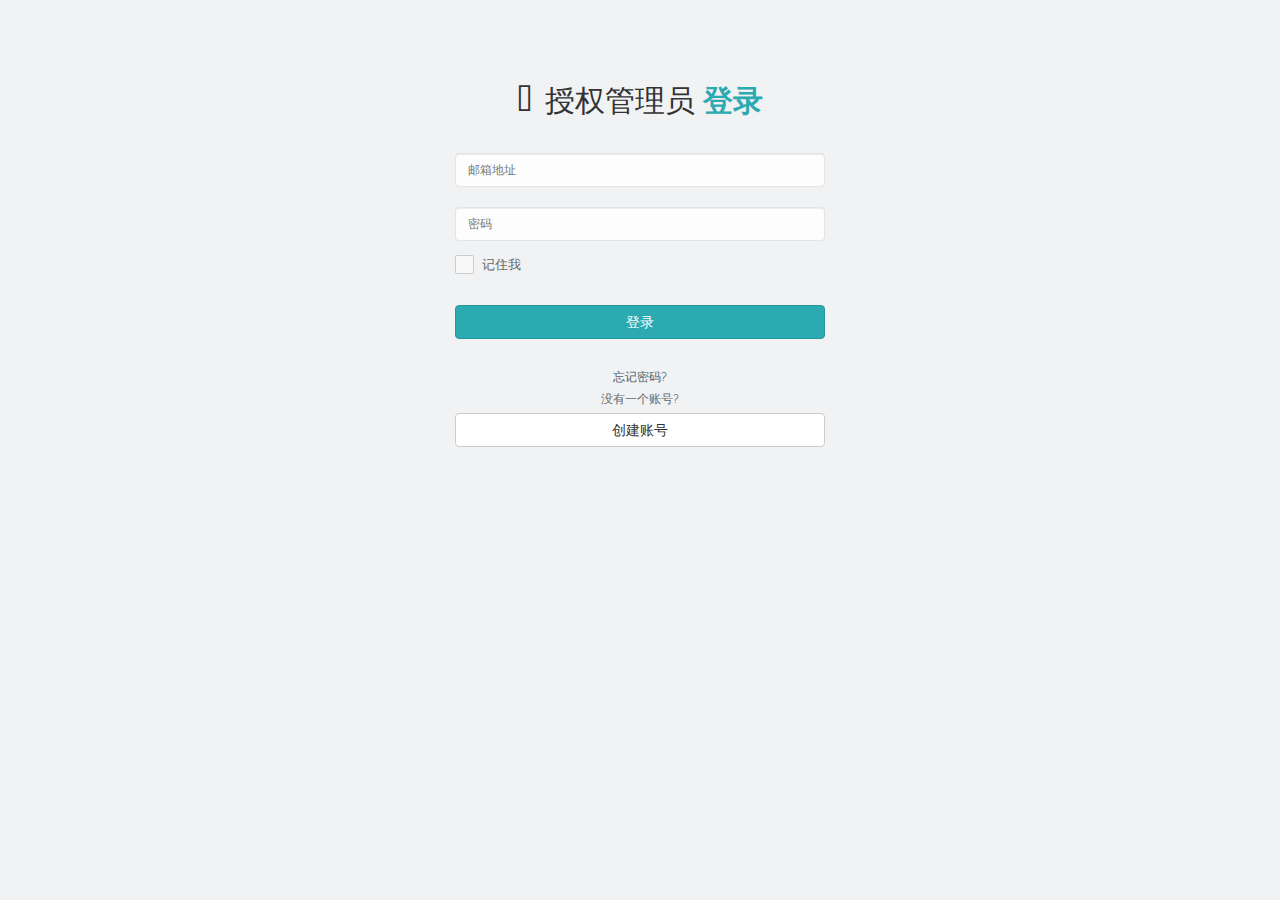
<file: simplify/signin.html>
<!DOCTYPE html>
<html lang="en">
  	<head>
	    <meta charset="utf-8">
	    <title>社交网络监控管理</title>
	    <meta name="viewport" content="width=device-width, initial-scale=1.0">
	    <meta name="description" content="">
	    <meta name="author" content="">

	    <!-- Bootstrap core CSS -->
	    <link href="bootstrap/css/bootstrap.min.css" rel="stylesheet">
		
		<!-- Font Awesome -->
		<link href="css/font-awesome.min.css" rel="stylesheet">

		<!-- ionicons -->
		<link href="css/ionicons.min.css" rel="stylesheet">
		
		<!-- Simplify -->
		<link href="css/simplify.min.css" rel="stylesheet">
	
  	</head>

  	<body class="overflow-hidden light-background">
		<div class="wrapper no-navigation preload">
			<div class="sign-in-wrapper">
				<div class="sign-in-inner">
					<div class="login-brand text-center">
						<i class="fa fa-database m-right-xs"></i> 授权管理员 <strong class="text-skin">登录</strong>
					</div>

					<form>
						<div class="form-group m-bottom-md">
							<input type="text" class="form-control" placeholder="邮箱地址">
						</div>
						<div class="form-group">
							<input type="password" class="form-control" placeholder="密码">
						</div>

						<div class="form-group">
							<div class="custom-checkbox">
								<input type="checkbox" id="chkRemember">
								<label for="chkRemember"></label>
							</div>
							记住我
						</div>

						<div class="m-top-md p-top-sm">
							<a href="light.html" class="btn btn-success block">登录</a>
						</div>

						<div class="m-top-md p-top-sm">
							<div class="font-12 text-center m-bottom-xs">
								<a href="#" class="font-12">忘记密码?</a>
							</div>
							<div class="font-12 text-center m-bottom-xs">没有一个账号?</div>
							<a href="signup.html" class="btn btn-default block">创建账号</a>
						</div>
					</form>
				</div><!-- ./sign-in-inner -->
			</div><!-- ./sign-in-wrapper -->
		</div><!-- /wrapper -->

		<a href="" id="scroll-to-top" class="hidden-print"><i class="icon-chevron-up"></i></a>

	    <!-- Le javascript
	    ================================================== -->
	    <!-- Placed at the end of the document so the pages load faster -->
		
		<!-- Jquery -->
		<script src="js/jquery-1.11.1.min.js"></script>
		
		<!-- Bootstrap -->
	    <script src="bootstrap/js/bootstrap.min.js"></script>
		
		<!-- Slimscroll -->
		<script src='js/jquery.slimscroll.min.js'></script>
		
		<!-- Popup Overlay -->
		<script src='js/jquery.popupoverlay.min.js'></script>

		<!-- Modernizr -->
		<script src='js/modernizr.min.js'></script>
		
		<!-- Simplify -->
		<script src="js/simplify/simplify.js"></script>
	
  	</body>
</html>
</file>
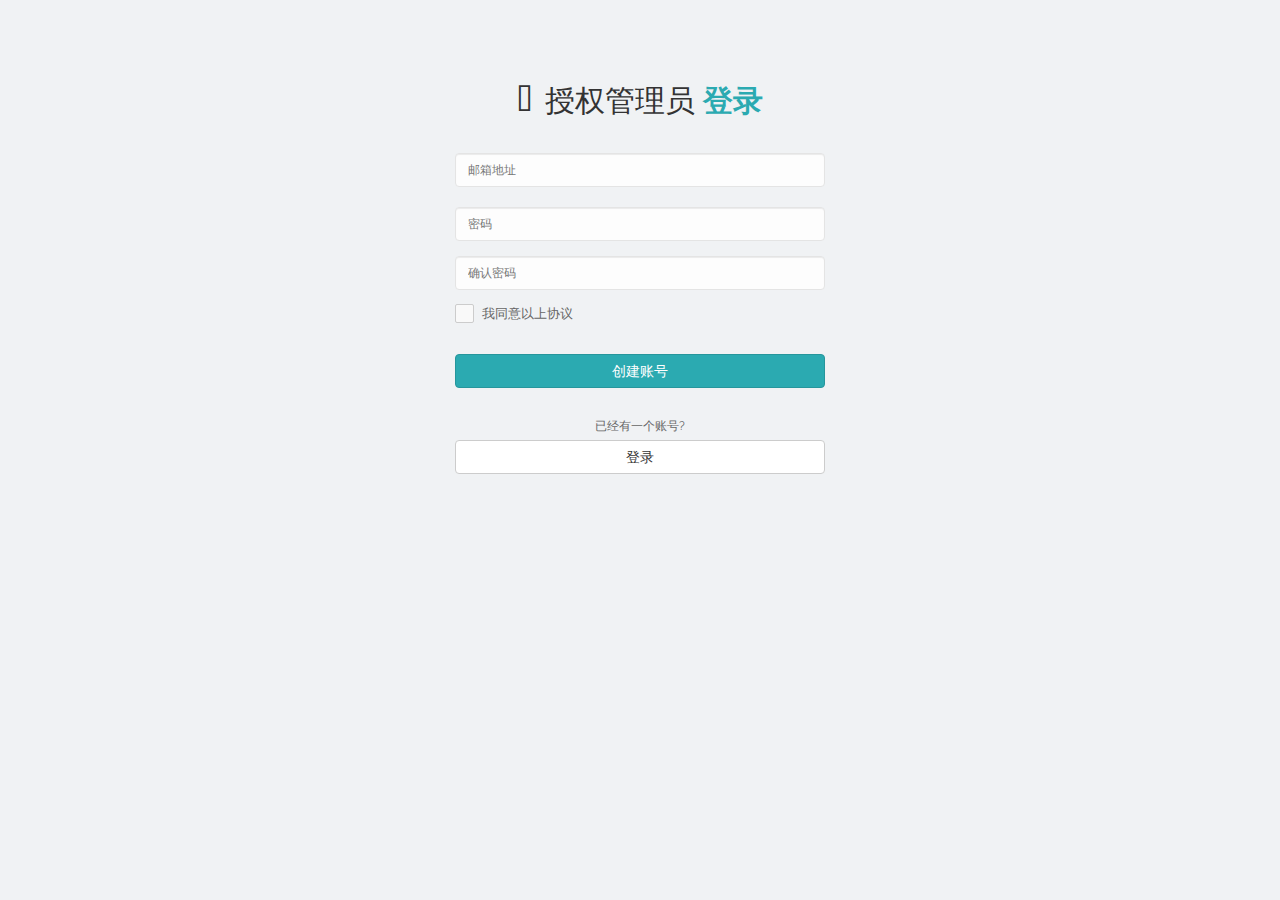
<file: simplify/signup.html>
<!DOCTYPE html>
<html lang="en">
  	<head>
	    <meta charset="utf-8">
	    <title>社交网络监控管理</title>
	    <meta name="viewport" content="width=device-width, initial-scale=1.0">
	    <meta name="description" content="">
	    <meta name="author" content="">

	    <!-- Bootstrap core CSS -->
	    <link href="bootstrap/css/bootstrap.min.css" rel="stylesheet">
		
		<!-- Font Awesome -->
		<link href="css/font-awesome.min.css" rel="stylesheet">

		<!-- ionicons -->
		<link href="css/ionicons.min.css" rel="stylesheet">
		
		<!-- Simplify -->
		<link href="css/simplify.min.css" rel="stylesheet">
	
  	</head>

  	<body class="overflow-hidden light-background">
		<div class="wrapper no-navigation preload">
			<div class="sign-in-wrapper">
				<div class="sign-in-inner">
					<div class="login-brand text-center">
						<i class="fa fa-database m-right-xs"></i> 授权管理员 <strong class="text-skin">登录</strong>
					</div>

					<form>
						<div class="form-group m-bottom-md">
							<input type="text" class="form-control" placeholder="邮箱地址">
						</div>
						<div class="form-group">
							<input type="password" class="form-control" placeholder="密码">
						</div>
						<div class="form-group">
							<input type="password" class="form-control" placeholder="确认密码">
						</div>
						<div class="form-group">
							<div class="custom-checkbox">
								<input type="checkbox" id="chkAccept">
								<label for="chkAccept"></label>
							</div>
							我同意以上协议
						</div>

						<div class="m-top-md p-top-sm">
							<a href="#" class="btn btn-success block">创建账号</a>
						</div>

						<div class="m-top-md p-top-sm">
							<div class="font-12 text-center m-bottom-xs">已经有一个账号?</div>
							<a href="signin.html" class="btn btn-default block">登录</a>
						</div>
					</form>
				</div><!-- ./sign-in-inner -->
			</div><!-- ./sign-in-wrapper -->
		</div><!-- /wrapper -->

		<a href="" id="scroll-to-top" class="hidden-print"><i class="icon-chevron-up"></i></a>

	    <!-- Le javascript
	    ================================================== -->
	    <!-- Placed at the end of the document so the pages load faster -->
		
		<!-- Jquery -->
		<script src="js/jquery-1.11.1.min.js"></script>
		
		<!-- Bootstrap -->
	    <script src="bootstrap/js/bootstrap.min.js"></script>
		
		<!-- Slimscroll -->
		<script src='js/jquery.slimscroll.min.js'></script>
		
		<!-- Popup Overlay -->
		<script src='js/jquery.popupoverlay.min.js'></script>

		<!-- Modernizr -->
		<script src='js/modernizr.min.js'></script>
		
		<!-- Simplify -->
		<script src="js/simplify/simplify.js"></script>
	
  	</body>
</html>
</file>
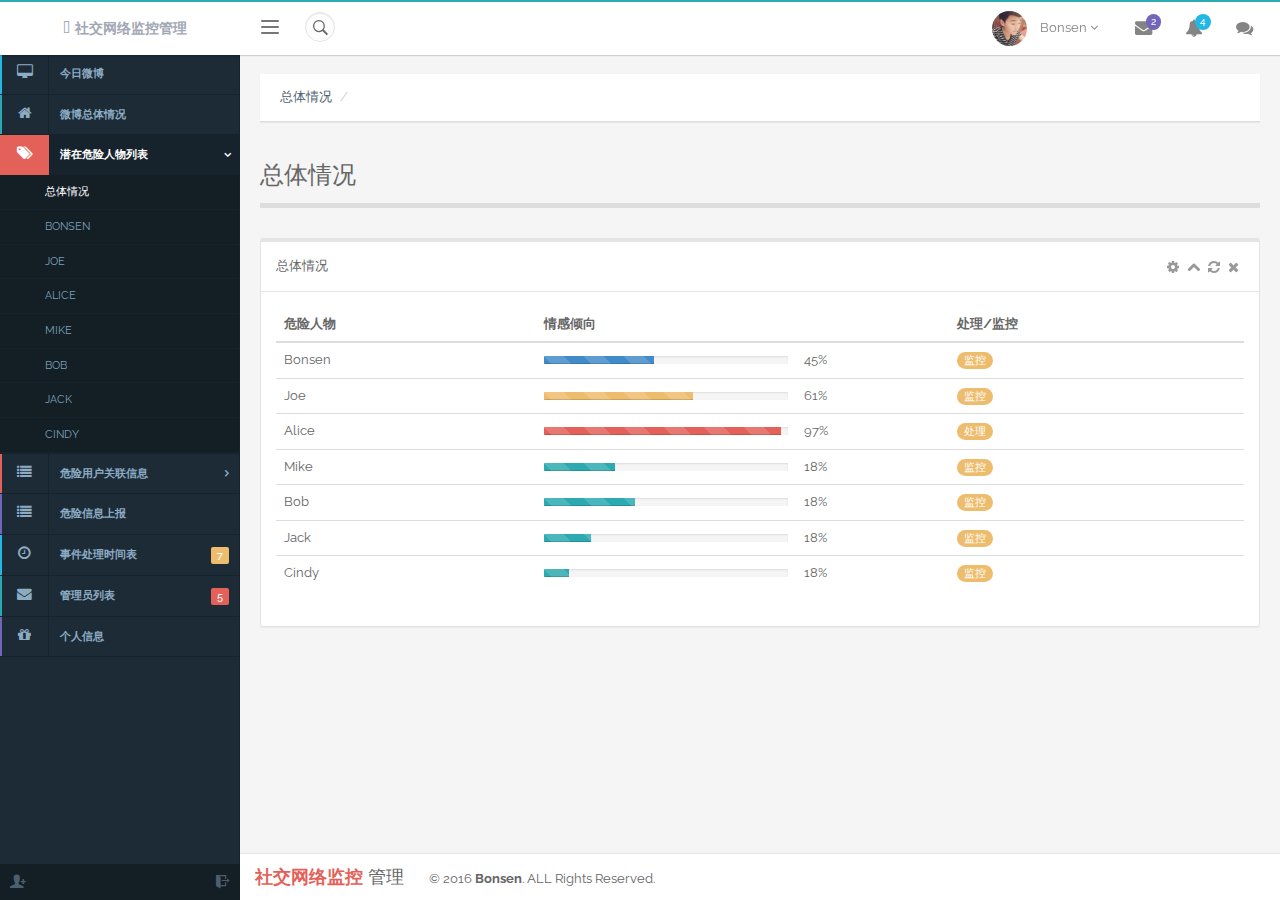
<file: simplify/static_table.html>
<!DOCTYPE html>
<html lang="en">
  	<head>
	    <meta charset="utf-8">
	    <title>社交网络监控管理</title>
	    <meta name="viewport" content="width=device-width, initial-scale=1.0">
	    <meta name="description" content="">
	    <meta name="author" content="">

	    <!-- Bootstrap core CSS -->
	    <link href="bootstrap/css/bootstrap.min.css" rel="stylesheet">
		
		<!-- Font Awesome -->
		<link href="css/font-awesome.min.css" rel="stylesheet">

		<!-- ionicons -->
		<link href="css/ionicons.min.css" rel="stylesheet">
		
		<!-- Simplify -->
		<link href="css/simplify.min.css" rel="stylesheet">

  	</head>

  	<body class="overflow-hidden">
		<div class="wrapper preload">
			<div class="sidebar-right">
				<div class="sidebar-inner scrollable-sidebar">
					<div class="sidebar-header clearfix">
						<input class="form-control dark-input" placeholder="搜索" type="text">
						<div class="btn-group pull-right">
							<a href="#" class="sidebar-setting" data-toggle="dropdown"><i class="fa fa-cog fa-lg"></i></a>
							<ul class="dropdown-menu pull-right flipInV">
								<li><a href="#"><i class="fa fa-circle text-danger"></i><span class="m-left-xs">正忙</span></a></li>
								<li><a href="#"><i class="fa fa-circle-o"></i><span class="m-left-xs">关闭聊天</span></a></li>
							</ul>
						</div>
					</div>
					<div class="title-block">
						组内聊天
					</div>
					<div class="content-block">
						<ul class="sidebar-list">
							<li>
								<a href="#">
									<i class="fa fa-circle-o text-success"></i><span class="m-left-xs">亲密朋友</span>
								</a>
							</li>
							<li>
								<a href="#">
									<i class="fa fa-circle-o text-success"></i><span class="m-left-xs">工作</span>
								</a>
							</li>
						</ul>
					</div>
					<div class="title-block">
						非常关注
					</div>
					<div class="content-block">
						<ul class="sidebar-list">
							<li>
								<a href="#" class="clearfix">
									<img src="images/profile/profile2.jpg" class="img-circle" alt="user avatar">
									<div class="chat-detail m-left-sm">
										<div class="chat-name">
											John Doe
										</div>
										<div class="chat-message">
											Where are you?
										</div>
									</div>
									<div class="chat-status">
										<i class="fa fa-circle-o text-success"></i>
									</div>
									<div class="chat-alert">
										<span class="badge badge-purple bounceIn animation-delay2">2</span>
									</div>
								</a>
							</li>
							<li>
								<a href="#" class="clearfix">
									<img src="images/profile/profile3.jpg" class="img-circle" alt="user avatar">
									<div class="chat-detail m-left-sm">
										<div class="chat-name">
											Jane Doe
										</div>
										<div class="chat-message">
											Hello
										</div>
									</div>
									<div class="chat-status">
										<i class="fa fa-circle-o text-success"></i>
									</div>
									<div class="chat-alert">
										<span class="badge badge-info bounceIn animation-delay2">1</span>
									</div>
								</a>
							</li>
							<li>
								<a href="#" class="clearfix">
									<img src="images/profile/profile4.jpg" class="img-circle" alt="user avatar">
									<div class="chat-detail m-left-sm">
										<div class="chat-name">
											John Doe
										</div>
										<div class="chat-message">
											See you again next week.
										</div>
									</div>
									<div class="chat-status">
										<i class="fa fa-circle-o text-danger"></i>
									</div>
									<div class="chat-alert">
										<i class="fa fa-check text-success"></i>
									</div>
								</a>
							</li>
							<li>
								<a href="#" class="clearfix">
									<img src="images/profile/profile5.jpg" class="img-circle" alt="user avatar">
									<div class="chat-detail m-left-sm">
										<div class="chat-name">
											John Doe
										</div>
										<div class="chat-message">
											Hello, Are you there?
										</div>
									</div>
									<div class="chat-status">
										<i class="fa fa-circle-o text-danger"></i>
									</div>
									<div class="chat-alert">
										<i class="fa fa-reply"></i>
									</div>
								</a>
							</li>
						</ul>
					</div>
					<div class="title-block">
						更多朋友
					</div>
					<div class="content-block">
						<ul class="sidebar-list">
							<li>
								<a href="#" class="clearfix">
									<img src="images/profile/profile6.jpg" class="img-circle" alt="user avatar">
									<div class="chat-detail m-left-sm">
										<div class="chat-name">
											John Doe
										</div>
										<div class="chat-message">
											Where are you?
										</div>
									</div>
									<div class="chat-status">
										<i class="fa fa-circle-o text-success"></i>
									</div>
									<div class="chat-alert">
										<span class="badge badge-success bounceIn animation-delay2">2</span>
									</div>
								</a>
							</li>
							<li>
								<a href="#" class="clearfix">
									<img src="images/profile/profile7.jpg" class="img-circle" alt="user avatar">
									<div class="chat-detail m-left-sm">
										<div class="chat-name">
											Jane Doe
										</div>
										<div class="chat-message">
											Hello
										</div>
									</div>
									<div class="chat-status">
										<i class="fa fa-circle-o text-success"></i>
									</div>
									<div class="chat-alert">
										<span class="badge badge-danger bounceIn animation-delay2">1</span>
									</div>
								</a>
							</li>
							<li>
								<a href="#" class="clearfix">
									<img src="images/profile/profile8.jpg" class="img-circle" alt="user avatar">
									<div class="chat-detail m-left-sm">
										<div class="chat-name">
											John Doe
										</div>
										<div class="chat-message">
											See you again next week.
										</div>
									</div>
									<div class="chat-status">
										<i class="fa fa-circle-o text-danger"></i>
									</div>
									<div class="chat-alert">
										<i class="fa fa-check text-success"></i>
									</div>
								</a>
							</li>
							<li>
								<a href="#" class="clearfix">
									<img src="images/profile/profile9.jpg" class="img-circle" alt="user avatar">
									<div class="chat-detail m-left-sm">
										<div class="chat-name">
											John Doe
										</div>
										<div class="chat-message">
											Hello, Are you there?
										</div>
									</div>
									<div class="chat-status">
										<i class="fa fa-circle-o text-danger"></i>
									</div>
									<div class="chat-alert">
										<i class="fa fa-reply"></i>
									</div>
								</a>
							</li>
						</ul>
					</div>
				</div><!-- sidebar-inner -->
			</div><!-- sidebar-right -->
			
			
			
			
			<header class="top-nav">
				<div class="top-nav-inner">
					<div class="nav-header">
						<button type="button" class="navbar-toggle pull-left sidebar-toggle" id="sidebarToggleSM">
							<span class="icon-bar"></span>
							<span class="icon-bar"></span>
							<span class="icon-bar"></span>
						</button>
						
						<ul class="nav-notification pull-right">
							<li>
								<a href="#" class="dropdown-toggle" data-toggle="dropdown"><i class="fa fa-cog fa-lg"></i></a>
								<span class="badge badge-danger bounceIn">1</span>
								<ul class="dropdown-menu dropdown-sm pull-right user-dropdown">
									<li class="user-avatar">
										<img src="images/profile/profile1.jpg" alt="" class="img-circle">
										<div class="user-content">
											<h5 class="no-m-bottom">Jane Doe</h5>
											<div class="m-top-xs">
												<a href="profile.html" class="m-right-sm">Profile</a>
												<a href="signin.html">Log out</a>
											</div>
										</div>
									</li>	  
									<li>
										<a href="inbox.html">
											管理员列表
											<span class="badge badge-danger bounceIn animation-delay2 pull-right">1</span>
										</a>
									</li>			  
									<li>
										<a href="#">
											通知
											<span class="badge badge-purple bounceIn animation-delay3 pull-right">2</span>
										</a>
									</li>			  
									<li>
										<a href="#" class="sidebarRight-toggle">
											消息
											<span class="badge badge-success bounceIn animation-delay4 pull-right">7</span>
										</a>
									</li>			  	  
									<li class="divider"></li>
									<li>
										<a href="#">设置</a>
									</li>			  	  
								</ul>
							</li>
						</ul>
						
						<a href="index.html" class="brand">
							<i class="fa fa-database"></i><span class="brand-name">社交网络监控管理</span>
						</a>
					</div>
					<div class="nav-container">
						<button type="button" class="navbar-toggle pull-left sidebar-toggle" id="sidebarToggleLG">
							<span class="icon-bar"></span>
							<span class="icon-bar"></span>
							<span class="icon-bar"></span>
						</button>
						<ul class="nav-notification">	
							<li class="search-list">
								<div class="search-input-wrapper">
									<div class="search-input">
										<input type="text" class="form-control input-sm inline-block">
										<a href="#" class="input-icon text-normal"><i class="ion-ios7-search-strong"></i></a>
									</div>
								</div>
							</li>
						</ul>
						<div class="pull-right m-right-sm">
							<div class="user-block hidden-xs">
								<a href="#" id="userToggle" data-toggle="dropdown">
									<img src="images/profile/profile1.jpg" alt="" class="img-circle inline-block user-profile-pic">
									<div class="user-detail inline-block">
										Bonsen
										<i class="fa fa-angle-down"></i>
									</div>
								</a>
								<div class="panel border dropdown-menu user-panel">
									<div class="panel-body paddingTB-sm">
										<ul>
<!--
											<li>
												<a href="profile.html">
													<i class="fa fa-edit fa-lg"></i><span class="m-left-xs">My Profile</span>
												</a>
											</li>
-->
											<li>
												<a href="inbox.html">
													<i class="fa fa-inbox fa-lg"></i><span class="m-left-xs">管理员消息</span>
													<span class="badge badge-danger bounceIn animation-delay3">2</span>
												</a>
											</li>
											<li>
												<a href="signin.html">
													<i class="fa fa-power-off fa-lg"></i><span class="m-left-xs">退出</span>
												</a>
											</li>
										</ul>
									</div>
								</div>
							</div>
							<ul class="nav-notification">
								<li>
									<a href="#" data-toggle="dropdown"><i class="fa fa-envelope fa-lg"></i></a>
									<span class="badge badge-purple bounceIn animation-delay5 active">2</span>
									<ul class="dropdown-menu message pull-right">
										<li><a>您有两条来自其他管理员的未读消息</a></li>					  
										<li>
											<a class="clearfix" href="#">
												<img src="images/profile/profile2.jpg" alt="User Avatar">
												<div class="detail">
													<strong>John Doe</strong>
													<p class="no-margin">
														Lorem ipsum dolor sit amet...
													</p>
													<small class="text-muted"><i class="fa fa-check text-success"></i> 27m ago</small>
												</div>
											</a>	
										</li>
										<li>
											<a class="clearfix" href="#">
												<img src="images/profile/profile3.jpg" alt="User Avatar">
												<div class="detail">
													<strong>Jane Doe</strong>
													<p class="no-margin">
														Lorem ipsum dolor sit amet...
													</p>
													<small class="text-muted"><i class="fa fa-check text-success"></i> 5hr ago</small>
												</div>
											</a>	
										</li>
										<li>
											<a class="clearfix" href="#">
												<img src="images/profile/profile4.jpg" alt="User Avatar">
												<div class="detail m-left-sm">
													<strong>Bill Doe</strong>
													<p class="no-margin">
														Lorem ipsum dolor sit amet...
													</p>
													<small class="text-muted"><i class="fa fa-reply"></i> Yesterday</small>
												</div>
											</a>	
										</li>
										<li>
											<a class="clearfix" href="#">
												<img src="images/profile/profile5.jpg" alt="User Avatar">
												<div class="detail">
													<strong>Baby Doe</strong>
													<p class="no-margin">
														Lorem ipsum dolor sit amet...
													</p>
													<small class="text-muted"><i class="fa fa-reply"></i> 1 Jan 2016</small>
												</div>
											</a>	
										</li>
										<li><a href="#">查看所有消息</a></li>					  
									</ul>
								</li>
								<li>
									<a href="#" data-toggle="dropdown"><i class="fa fa-bell fa-lg"></i></a>
									<span class="badge badge-info bounceIn animation-delay6 active">4</span>
									<ul class="dropdown-menu notification dropdown-3 pull-right">
										<li><a href="#">您有五条新通知</a></li>					  
										<li>
											<a href="#">
												<span class="notification-icon bg-warning">
													<i class="fa fa-warning"></i>
												</span>
												<span class="m-left-xs">服务器 #2 未响应</span>
												<span class="time text-muted">刚才</span>
											</a>
										</li>
										<li>
											<a href="#">
												<span class="notification-icon bg-success">
													<i class="fa fa-plus"></i>
												</span>
												<span class="m-left-xs">一位新管理员通过注册</span>
												<span class="time text-muted">两分钟前</span>
											</a>
										</li>
										<li>
											<a href="#">
												<span class="notification-icon bg-danger">
													<i class="fa fa-bolt"></i>
												</span>
												<span class="m-left-xs">应用错误</span>
												<span class="time text-muted">五分钟前</span>
											</a>
										</li>
										<li>
											<a href="#">
												<span class="notification-icon bg-success">
													<i class="fa fa-usd"></i>
												</span>
												<span class="m-left-xs">微博红包异常发放</span>
												<span class="time text-muted">1小时前</span>
											</a>
										</li>
										<li>
											<a href="#">
												<span class="notification-icon bg-success">
													<i class="fa fa-plus"></i>
												</span>
												<span class="m-left-xs">一位新管理员通过注册</span>
												<span class="time text-muted">1小时前</span>
											</a>
										</li>
										<li><a href="#">查看所有通知</a></li>					  
									</ul>
								</li>
								<li class="chat-notification">
									<a href="#" class="sidebarRight-toggle"><i class="fa fa-comments fa-lg"></i></a>
									<span class="badge badge-danger bounceIn">1</span>

									<div class="chat-alert">
										我发现一个异常用户,请留意
									</div>
								</li>
							</ul>
						</div>
					</div>
				</div><!-- ./top-nav-inner -->	
			</header>			<aside class="sidebar-menu fixed">
				<div class="sidebar-inner scrollable-sidebar">
					<div class="main-menu">
						<ul class="accordion">
							<li class="menu-header">
								Main Menu
							</li>
							<li class="bg-palette2">
								<a href="landing/landing.html">
									<span class="menu-content block">
										<span class="menu-icon"><i class="block fa fa-desktop fa-lg"></i></span>
										<span class="text m-left-sm">今日微博</span>
									</span>
									<span class="menu-content-hover block">
										今日微博
									</span>
								</a>
							</li>

							<li class="bg-palette1">
								<a href="index.html">
									<span class="menu-content block">
										<span class="menu-icon"><i class="block fa fa-home fa-lg"></i></span>
										<span class="text m-left-sm">微博总体情况</span>
									</span>
									<span class="menu-content-hover block">
										菜单
									</span>
								</a>
							</li>

							<li class="openable bg-palette4 open">
								<a href="#">
									<span class="menu-content block">
										<span class="menu-icon"><i class="block fa fa-tags fa-lg"></i></span>
										<span class="text m-left-sm">潜在危险人物列表</span>
										<span class="submenu-icon"></span>
									</span>
									<span class="menu-content-hover block">
										危险列表
									</span>
								</a>
								<ul class="submenu">
									<li class="active"><a href="static_table.html"><span class="submenu-label">总体情况</span></a></li>
									<li><a href="static_table1.html"><span class="submenu-label">Bonsen</span></a></li>
									<li><a href="#"><span class="submenu-label">Joe</span></a></li>
									<li><a href="#"><span class="submenu-label">Alice</span></a></li>
									<li><a href="#"><span class="submenu-label">Mike</span></a></li>
									<li><a href="#"><span class="submenu-label">Bob</span></a></li>
									<li><a href="#"><span class="submenu-label">Jack</span></a></li>
									<li><a href="#"><span class="submenu-label">Cindy</span></a></li>
								</ul>
							</li>
							<li class="openable bg-palette4">
								<a href="#">
									<span class="menu-content block">
										<span class="menu-icon"><i class="block fa fa-list fa-lg"></i></span>
										<span class="text m-left-sm">危险用户关联信息</span>
										<span class="submenu-icon"></span>
									</span>
									<span class="menu-content-hover block">
										人物关联
									</span>
								</a>
								<ul class="submenu">
									<li><a href="static_table3.html"><span class="submenu-label">总体情况</span></a></li>
									<li class="">
										<a href="personal.html">
											<span class="submenu-label">Bonsen</span>
											<small class="badge badge-success badge-square bounceIn animation-delay2 m-left-xs pull-right">3</small>
										</a>
										<ul class="submenu third-level">
												<li><a href="#"><span class="submenu-label">Jack</span></a></li>
											<li><a href="#"><span class="submenu-label">Alice</span></a></li>
											<li class="openable">
												<a href="#">
													<span class="submenu-label">Bob</span>
													<small class="badge badge-danger badge-square bounceIn animation-delay2 m-left-xs pull-right">2</small>
												</a>
												<ul class="submenu fourth-level">
													<li><a href="#"><span class="submenu-label">Mike</span></a></li>
													<li><a href="#"><span class="submenu-label">Joe</span></a></li>
												</ul>
											</li>
										</ul>
									</li>
									<li><a href="#"><span class="submenu-label">Ben</span></a></li>
								</ul>
							</li>
							
							<li class=" bg-palette3">
								<a href="form_validation.html">
									<span class="menu-content block">
										<span class="menu-icon"><i class="block fa fa-list fa-lg"></i></span>
										<span class="text m-left-sm">危险信息上报</span>
<!-- 										<span class="submenu-icon"></span> -->
									</span>
									<span class="menu-content-hover block">
										危险上报
									</span>
								</a>
<!--
								<ul class="submenu bg-palette4">
									<li><a href="form_element.html"><span class="submenu-label">Form Element</span></a></li>
									<li><a href="form_validation.html"><span class="submenu-label">Form Validation</span></a></li>
									<li><a href="form_wizard.html"><span class="submenu-label">Form Wizard</span></a></li>
									<li><a href="dropzone.html"><span class="submenu-label">Dropzone</span></a></li>
								</ul>
-->
							</li>
							<li class="bg-palette2">
								<a href="timeline.html">
									<span class="menu-content block">
										<span class="menu-icon"><i class="block fa fa-clock-o fa-lg"></i></span>
										<span class="text m-left-sm">事件处理时间表</span>
										<small class="badge badge-warning badge-square bounceIn animation-delay6 m-left-xs pull-right">7</small>
									</span>
									<span class="menu-content-hover block">
										时间表
									</span>
								</a>
							</li>
							<li class="bg-palette1">
								<a href="inbox.html">
									<span class="menu-content block">
										<span class="menu-icon"><i class="block fa fa-envelope fa-lg"></i></span>
										<span class="text m-left-sm">管理员列表</span>
										<small class="badge badge-danger badge-square bounceIn animation-delay5 m-left-xs">5</small>
									</span>
									<span class="menu-content-hover block">
										管理员
									</span>
								</a>
							</li>

							<li class="menu-header">
								Others
							</li>
							<li class=" bg-palette3">
								<a href="profile.html">
									<span class="menu-content block">
										<span class="menu-icon"><i class="block fa fa-gift fa-lg"></i></span>
										<span class="text m-left-sm">个人信息</span>
									</span>
									<span class="menu-content-hover block">
										个人
									</span>
								</a>

							</li>

						</ul>
					</div>						<div class="sidebar-fix-bottom clearfix">
						<div class="user-dropdown dropup pull-left">
							<a href="#" class="dropdwon-toggle font-18" data-toggle="dropdown"><i class="ion-person-add"></i>
							</a>
							<ul class="dropdown-menu">
								<li>
									<a href="inbox.html">
										管理员列表
										<span class="badge badge-danger bounceIn animation-delay2 pull-right">1</span>
									</a>
								</li>			  
								<li>
									<a href="#">
										通知
										<span class="badge badge-purple bounceIn animation-delay3 pull-right">2</span>
									</a>
								</li>			  
								<li>
									<a href="#" class="sidebarRight-toggle">
										消息
										<span class="badge badge-success bounceIn animation-delay4 pull-right">7</span>
									</a>
								</li>			  	  
								<li class="divider"></li>
								<li>
									<a href="#">设置</a>
								</li>			  	  
							</ul>
						</div>
						<a href="lockscreen.html" class="pull-right font-18"><i class="ion-log-out"></i></a>
					</div>
				</div><!-- sidebar-inner -->
			</aside>
			
			<div class="main-container">
				<div class="padding-md">
					<ul class="breadcrumb">
						<li><span class="primary-font"><i class="icon-home"></i></span><a href="index.html">总体情况</a></li>
						<li></li>	 
<!-- 						<li>Static Table</li>	 --> 
					</ul>

					<h3 class="header-text m-top-lg">总体情况</h3>

					<div class="smart-widget">
						<div class="smart-widget-header">
							总体情况
							<span class="smart-widget-option">
								<span class="refresh-icon-animated">
									<i class="fa fa-circle-o-notch fa-spin"></i>
								</span>
	                            <a href="#" class="widget-toggle-hidden-option">
	                                <i class="fa fa-cog"></i>
	                            </a>
	                            <a href="#" class="widget-collapse-option" data-toggle="collapse">
	                                <i class="fa fa-chevron-up"></i>
	                            </a>
	                            <a href="#" class="widget-refresh-option">
	                                <i class="fa fa-refresh"></i>
	                            </a>
	                            <a href="#" class="widget-remove-option">
	                                <i class="fa fa-times"></i>
	                            </a>
	                        </span>
						</div>
						<div class="smart-widget-inner">
							<div class="smart-widget-hidden-section">
								<ul class="widget-color-list clearfix">
									<li style="background-color:#20232b;" data-color="widget-dark"></li>
									<li style="background-color:#4c5f70;" data-color="widget-dark-blue"></li>
									<li style="background-color:#23b7e5;" data-color="widget-blue"></li>
									<li style="background-color:#2baab1;" data-color="widget-green"></li>
									<li style="background-color:#edbc6c;" data-color="widget-yellow"></li>
									<li style="background-color:#fbc852;" data-color="widget-orange"></li>
									<li style="background-color:#e36159;" data-color="widget-red"></li>
									<li style="background-color:#7266ba;" data-color="widget-purple"></li>
									<li style="background-color:#f5f5f5;" data-color="widget-light-grey"></li>
									<li style="background-color:#fff;" data-color="reset"></li>
								</ul>
							</div>
							<div class="smart-widget-body">
								<table class="table">
									<thead>
										<tr>
											<th>危险人物</th>
											<th>情感倾向</th>
											<th></th>
											<th>处理/监控
											</th>
										</tr>
									</thead>
									<tbody>
										<tr>
											<td>Bonsen</td>
											<td>
												<div class="progress progress-striped active" style="height:8px; margin:5px 0 0 0;">
													<div class="progress-bar" style="width: 45%">
														<span class="sr-only">45% Complete</span>
													</div>
												</div>
											</td>
											<td>45%</td>
											<td><span class="badge badge-warning">监控</span></td>
										</tr>
										<tr>
											<td>Joe</td>
											<td>
												<div class="progress progress-striped active" style="height:8px; margin:5px 0 0 0;">
													<div class="progress-bar progress-bar-warning" style="width: 61%">
														<span class="sr-only">61% Complete</span>
													</div>
												</div>
											</td>
											<td>61%</td>
											<td><span class="badge badge-warning">监控</span></td>
										</tr>
										<tr>
											<td>Alice</td>
											<td>
												<div class="progress progress-striped active" style="height:8px; margin:5px 0 0 0;">
													<div class="progress-bar progress-bar-danger" style="width: 97%">
														<span class="sr-only">97% Complete</span>
													</div>
												</div>
											</td>
											<td>97%</td>
											<td><span class="badge badge-warning">处理</span></td>
										</tr>
										<tr>
											<td>Mike</td>
											<td>
												<div class="progress progress-striped active" style="height:8px; margin:5px 0 0 0;">
													<div class="progress-bar progress-bar-success" style="width: 29%">
														<span class="sr-only">18% Complete</span>
													</div>
												</div>
											</td>
											<td>18%</td>
											<td><span class="badge badge-warning">监控</span></td>
										</tr>
																				<tr>
											<td>Bob</td>
											<td>
												<div class="progress progress-striped active" style="height:8px; margin:5px 0 0 0;">
													<div class="progress-bar progress-bar-success" style="width: 37%">
														<span class="sr-only">18% Complete</span>
													</div>
												</div>
											</td>
											<td>18%</td>
											<td><span class="badge badge-warning">监控</span></td>
										</tr>
																				<tr>
											<td>Jack</td>
											<td>
												<div class="progress progress-striped active" style="height:8px; margin:5px 0 0 0;">
													<div class="progress-bar progress-bar-success" style="width: 19%">
														<span class="sr-only">18% Complete</span>
													</div>
												</div>
											</td>
											<td>18%</td>
											<td><span class="badge badge-warning">监控</span></td>
										</tr>
																				<tr>
											<td>Cindy</td>
											<td>
												<div class="progress progress-striped active" style="height:8px; margin:5px 0 0 0;">
													<div class="progress-bar progress-bar-success" style="width: 10%">
														<span class="sr-only">18% Complete</span>
													</div>
												</div>
											</td>
											<td>18%</td>
											<td><span class="badge badge-warning">监控</span></td>
										</tr>
									</tbody>
								</table>
							</div>
						</div><!-- ./smart-widget-inner -->
					</div><!-- ./smart-widget -->					
				</div><!-- ./padding-md -->
			</div><!-- /main-container -->
			<footer class="footer">
				<span class="footer-brand">
					<strong class="text-danger">社交网络监控</strong> 管理
				</span>
				<p class="no-margin">
					&copy; 2016 <strong>Bonsen</strong>. ALL Rights Reserved. 
				</p>	
			</footer>
		</div><!-- /wrapper -->

		<!-- Delete Widget Confirmation -->
		<div class="custom-popup delete-widget-popup delete-confirmation-popup" id="deleteWidgetConfirm">
			<div class="popup-header text-center">
				<span class="fa-stack fa-4x">
				  <i class="fa fa-circle fa-stack-2x"></i>
				  <i class="fa fa-lock fa-stack-1x fa-inverse"></i>
				</span>
			</div>
			<div class="popup-body text-center">
				<h5>确定要删除?</h5>
				<strong class="block m-top-xs"><i class="fa fa-exclamation-circle m-right-xs text-danger"></i>这个操作不能被撤回</strong>
			
				<div class="text-center m-top-lg">
					<a class="btn btn-success m-right-sm remove-widget-btn">删除</a>
					<a class="btn btn-default deleteWidgetConfirm_close">取消</a>
				</div>
			</div>
		</div>

		<a href="#" class="scroll-to-top hidden-print"><i class="fa fa-chevron-up fa-lg"></i></a>
		
	    <!-- Le javascript
	    ================================================== -->
	    <!-- Placed at the end of the document so the pages load faster -->
		
		<!-- Jquery -->
		<script src="js/jquery-1.11.1.min.js"></script>
		
		<!-- Bootstrap -->
	    <script src="bootstrap/js/bootstrap.min.js"></script>

		<!-- Slimscroll -->
		<script src='js/jquery.slimscroll.min.js'></script>
		
		<!-- Popup Overlay -->
		<script src='js/jquery.popupoverlay.min.js'></script>

		<!-- Modernizr -->
		<script src='js/modernizr.min.js'></script>

		<!-- Simplify -->
		<script src="js/simplify/simplify.js"></script>

		<script>
			$(function()	{
				//Delete Widget Confirmation
				$('#deleteWidgetConfirm').popup({
					vertical: 'top',
					pagecontainer: '.container',
					transition: 'all 0.3s'
				});
			});
		</script>
	
  	</body>
</html>
</file>
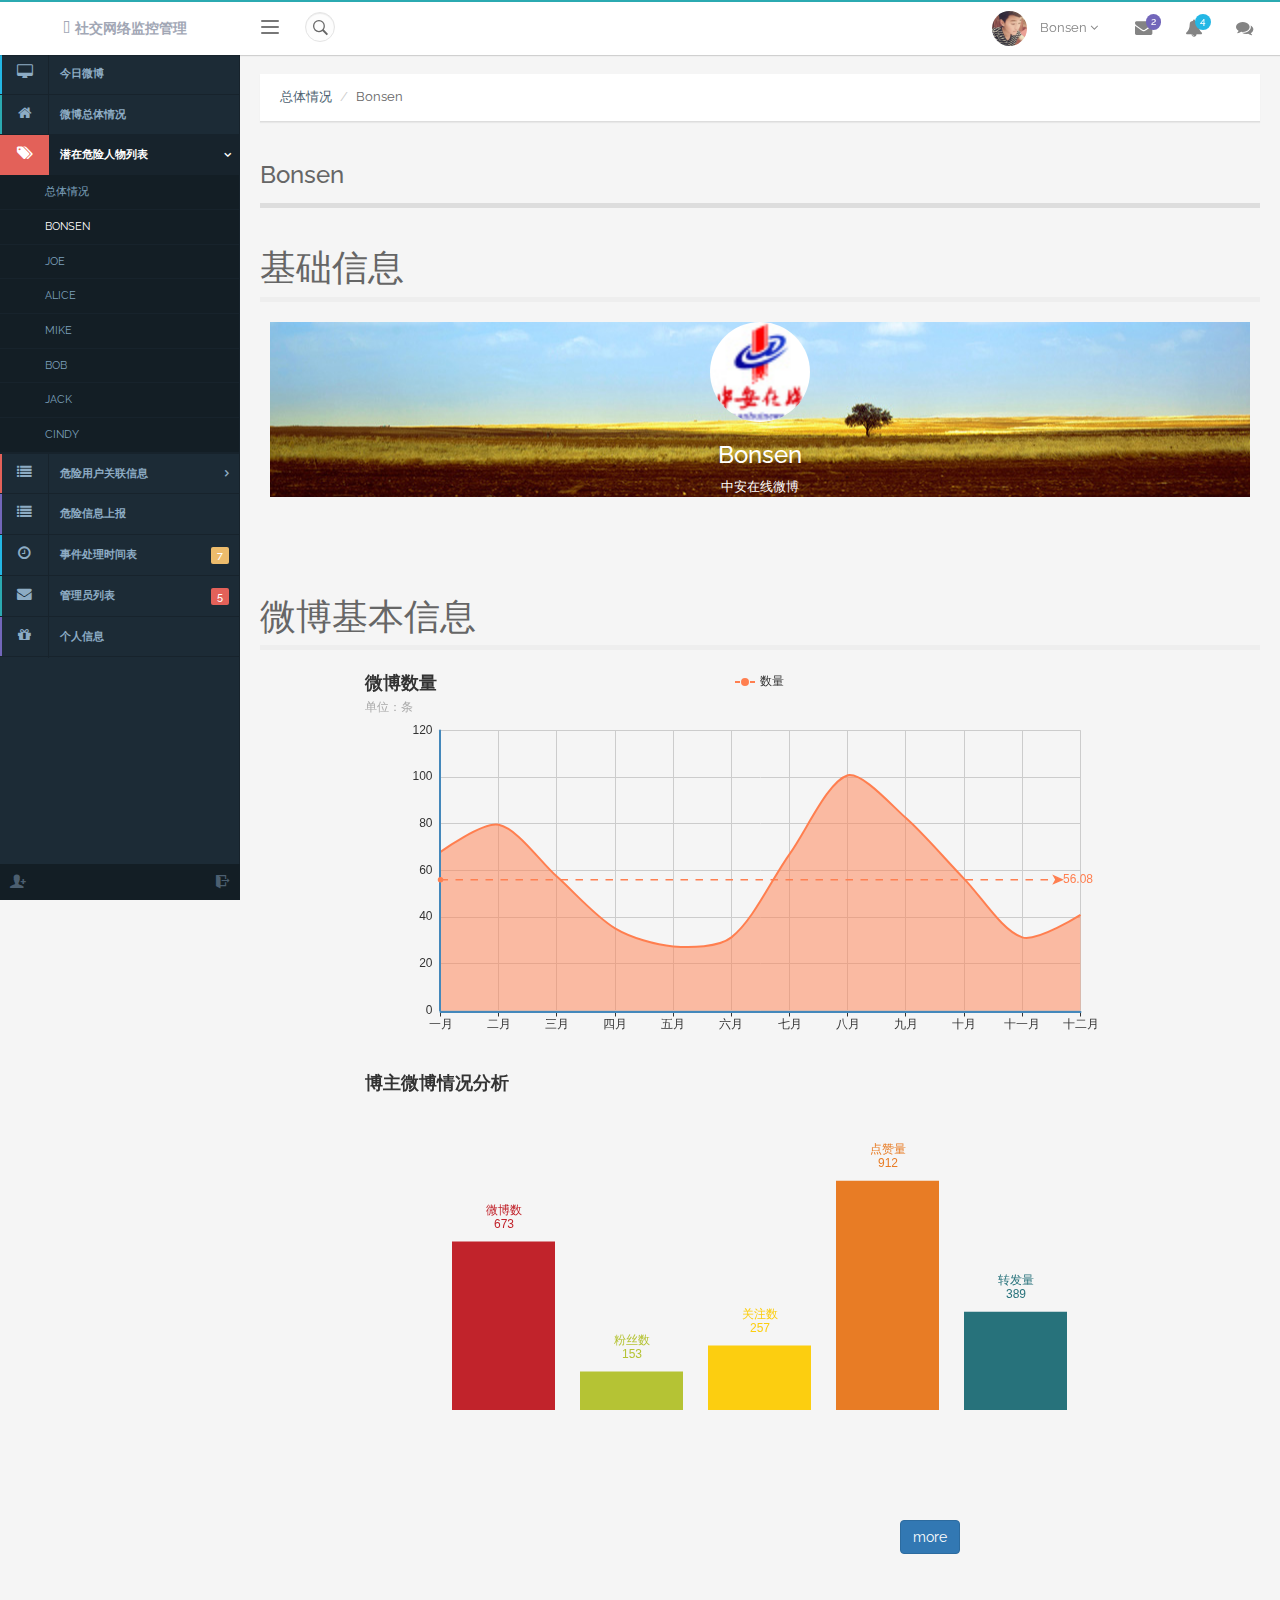
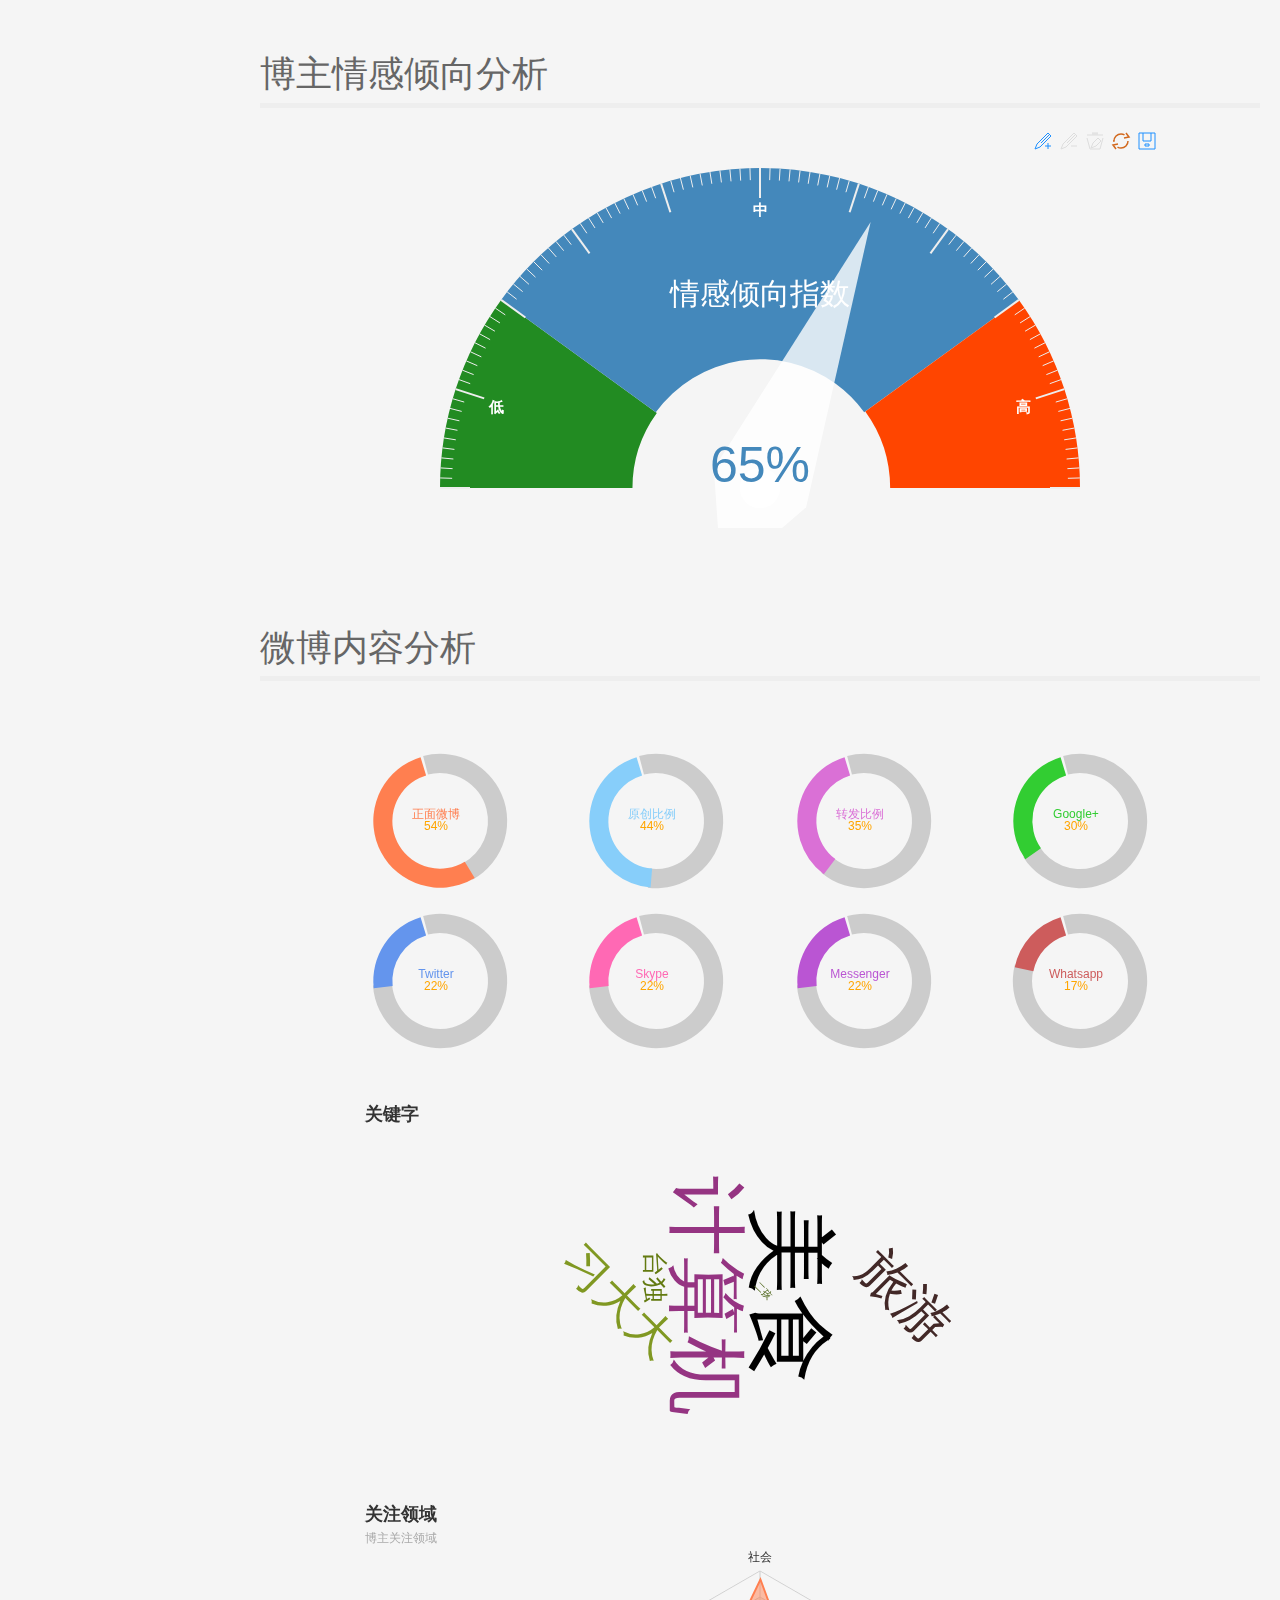
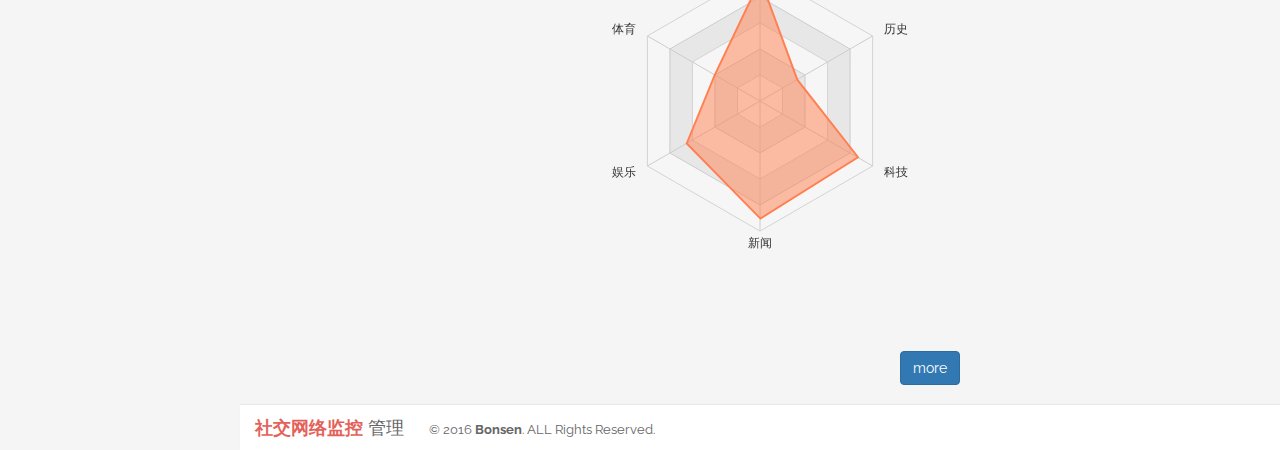
<file: simplify/static_table1.html>
<!DOCTYPE html>
<html lang="en">
  	<head>
	    <meta charset="utf-8">
	    <title>社交网络监控管理</title>
	    <meta name="viewport" content="width=device-width, initial-scale=1.0">
	    <meta name="description" content="">
	    <meta name="author" content="">

		<link href="css/cover3.css" rel="stylesheet">
	    <!-- Bootstrap core CSS -->
	    <link href="bootstrap/css/bootstrap.min.css" rel="stylesheet">
		
		<!-- Font Awesome -->
		<link href="css/font-awesome.min.css" rel="stylesheet">

		<!-- ionicons -->
		<link href="css/ionicons.min.css" rel="stylesheet">
		
		<!-- Simplify -->
		<link href="css/simplify.min.css" rel="stylesheet">

  	</head>

  	<body class="overflow-hidden">
		<div class="wrapper preload">
			<div class="sidebar-right">
				<div class="sidebar-inner scrollable-sidebar">
					<div class="sidebar-header clearfix">
						<input class="form-control dark-input" placeholder="搜索" type="text">
						<div class="btn-group pull-right">
							<a href="#" class="sidebar-setting" data-toggle="dropdown"><i class="fa fa-cog fa-lg"></i></a>
							<ul class="dropdown-menu pull-right flipInV">
								<li><a href="#"><i class="fa fa-circle text-danger"></i><span class="m-left-xs">正忙</span></a></li>
								<li><a href="#"><i class="fa fa-circle-o"></i><span class="m-left-xs">关闭聊天</span></a></li>
							</ul>
						</div>
					</div>
					<div class="title-block">
						组内聊天
					</div>
					<div class="content-block">
						<ul class="sidebar-list">
							<li>
								<a href="#">
									<i class="fa fa-circle-o text-success"></i><span class="m-left-xs">亲密朋友</span>
								</a>
							</li>
							<li>
								<a href="#">
									<i class="fa fa-circle-o text-success"></i><span class="m-left-xs">工作</span>
								</a>
							</li>
						</ul>
					</div>
					<div class="title-block">
						非常关注
					</div>
					<div class="content-block">
						<ul class="sidebar-list">
							<li>
								<a href="#" class="clearfix">
									<img src="images/profile/profile2.jpg" class="img-circle" alt="user avatar">
									<div class="chat-detail m-left-sm">
										<div class="chat-name">
											John Doe
										</div>
										<div class="chat-message">
											Where are you?
										</div>
									</div>
									<div class="chat-status">
										<i class="fa fa-circle-o text-success"></i>
									</div>
									<div class="chat-alert">
										<span class="badge badge-purple bounceIn animation-delay2">2</span>
									</div>
								</a>
							</li>
							<li>
								<a href="#" class="clearfix">
									<img src="images/profile/profile3.jpg" class="img-circle" alt="user avatar">
									<div class="chat-detail m-left-sm">
										<div class="chat-name">
											Jane Doe
										</div>
										<div class="chat-message">
											Hello
										</div>
									</div>
									<div class="chat-status">
										<i class="fa fa-circle-o text-success"></i>
									</div>
									<div class="chat-alert">
										<span class="badge badge-info bounceIn animation-delay2">1</span>
									</div>
								</a>
							</li>
							<li>
								<a href="#" class="clearfix">
									<img src="images/profile/profile4.jpg" class="img-circle" alt="user avatar">
									<div class="chat-detail m-left-sm">
										<div class="chat-name">
											John Doe
										</div>
										<div class="chat-message">
											See you again next week.
										</div>
									</div>
									<div class="chat-status">
										<i class="fa fa-circle-o text-danger"></i>
									</div>
									<div class="chat-alert">
										<i class="fa fa-check text-success"></i>
									</div>
								</a>
							</li>
							<li>
								<a href="#" class="clearfix">
									<img src="images/profile/profile5.jpg" class="img-circle" alt="user avatar">
									<div class="chat-detail m-left-sm">
										<div class="chat-name">
											John Doe
										</div>
										<div class="chat-message">
											Hello, Are you there?
										</div>
									</div>
									<div class="chat-status">
										<i class="fa fa-circle-o text-danger"></i>
									</div>
									<div class="chat-alert">
										<i class="fa fa-reply"></i>
									</div>
								</a>
							</li>
						</ul>
					</div>
					<div class="title-block">
						更多朋友
					</div>
					<div class="content-block">
						<ul class="sidebar-list">
							<li>
								<a href="#" class="clearfix">
									<img src="images/profile/profile6.jpg" class="img-circle" alt="user avatar">
									<div class="chat-detail m-left-sm">
										<div class="chat-name">
											John Doe
										</div>
										<div class="chat-message">
											Where are you?
										</div>
									</div>
									<div class="chat-status">
										<i class="fa fa-circle-o text-success"></i>
									</div>
									<div class="chat-alert">
										<span class="badge badge-success bounceIn animation-delay2">2</span>
									</div>
								</a>
							</li>
							<li>
								<a href="#" class="clearfix">
									<img src="images/profile/profile7.jpg" class="img-circle" alt="user avatar">
									<div class="chat-detail m-left-sm">
										<div class="chat-name">
											Jane Doe
										</div>
										<div class="chat-message">
											Hello
										</div>
									</div>
									<div class="chat-status">
										<i class="fa fa-circle-o text-success"></i>
									</div>
									<div class="chat-alert">
										<span class="badge badge-danger bounceIn animation-delay2">1</span>
									</div>
								</a>
							</li>
							<li>
								<a href="#" class="clearfix">
									<img src="images/profile/profile8.jpg" class="img-circle" alt="user avatar">
									<div class="chat-detail m-left-sm">
										<div class="chat-name">
											John Doe
										</div>
										<div class="chat-message">
											See you again next week.
										</div>
									</div>
									<div class="chat-status">
										<i class="fa fa-circle-o text-danger"></i>
									</div>
									<div class="chat-alert">
										<i class="fa fa-check text-success"></i>
									</div>
								</a>
							</li>
							<li>
								<a href="#" class="clearfix">
									<img src="images/profile/profile9.jpg" class="img-circle" alt="user avatar">
									<div class="chat-detail m-left-sm">
										<div class="chat-name">
											John Doe
										</div>
										<div class="chat-message">
											Hello, Are you there?
										</div>
									</div>
									<div class="chat-status">
										<i class="fa fa-circle-o text-danger"></i>
									</div>
									<div class="chat-alert">
										<i class="fa fa-reply"></i>
									</div>
								</a>
							</li>
						</ul>
					</div>
				</div><!-- sidebar-inner -->
			</div><!-- sidebar-right -->
			
			
			
			
			<header class="top-nav">
				<div class="top-nav-inner">
					<div class="nav-header">
						<button type="button" class="navbar-toggle pull-left sidebar-toggle" id="sidebarToggleSM">
							<span class="icon-bar"></span>
							<span class="icon-bar"></span>
							<span class="icon-bar"></span>
						</button>
						
						<ul class="nav-notification pull-right">
							<li>
								<a href="#" class="dropdown-toggle" data-toggle="dropdown"><i class="fa fa-cog fa-lg"></i></a>
								<span class="badge badge-danger bounceIn">1</span>
								<ul class="dropdown-menu dropdown-sm pull-right user-dropdown">
									<li class="user-avatar">
										<img src="images/profile/profile1.jpg" alt="" class="img-circle">
										<div class="user-content">
											<h5 class="no-m-bottom">Jane Doe</h5>
											<div class="m-top-xs">
												<a href="profile.html" class="m-right-sm">Profile</a>
												<a href="signin.html">Log out</a>
											</div>
										</div>
									</li>	  
									<li>
										<a href="inbox.html">
											管理员列表
											<span class="badge badge-danger bounceIn animation-delay2 pull-right">1</span>
										</a>
									</li>			  
									<li>
										<a href="#">
											通知
											<span class="badge badge-purple bounceIn animation-delay3 pull-right">2</span>
										</a>
									</li>			  
									<li>
										<a href="#" class="sidebarRight-toggle">
											消息
											<span class="badge badge-success bounceIn animation-delay4 pull-right">7</span>
										</a>
									</li>			  	  
									<li class="divider"></li>
									<li>
										<a href="#">设置</a>
									</li>			  	  
								</ul>
							</li>
						</ul>
						
						<a href="index.html" class="brand">
							<i class="fa fa-database"></i><span class="brand-name">社交网络监控管理</span>
						</a>
					</div>
					<div class="nav-container">
						<button type="button" class="navbar-toggle pull-left sidebar-toggle" id="sidebarToggleLG">
							<span class="icon-bar"></span>
							<span class="icon-bar"></span>
							<span class="icon-bar"></span>
						</button>
						<ul class="nav-notification">	
							<li class="search-list">
								<div class="search-input-wrapper">
									<div class="search-input">
										<input type="text" class="form-control input-sm inline-block">
										<a href="#" class="input-icon text-normal"><i class="ion-ios7-search-strong"></i></a>
									</div>
								</div>
							</li>
						</ul>
						<div class="pull-right m-right-sm">
							<div class="user-block hidden-xs">
								<a href="#" id="userToggle" data-toggle="dropdown">
									<img src="images/profile/profile1.jpg" alt="" class="img-circle inline-block user-profile-pic">
									<div class="user-detail inline-block">
										Bonsen
										<i class="fa fa-angle-down"></i>
									</div>
								</a>
								<div class="panel border dropdown-menu user-panel">
									<div class="panel-body paddingTB-sm">
										<ul>
<!--
											<li>
												<a href="profile.html">
													<i class="fa fa-edit fa-lg"></i><span class="m-left-xs">My Profile</span>
												</a>
											</li>
-->
											<li>
												<a href="inbox.html">
													<i class="fa fa-inbox fa-lg"></i><span class="m-left-xs">管理员消息</span>
													<span class="badge badge-danger bounceIn animation-delay3">2</span>
												</a>
											</li>
											<li>
												<a href="signin.html">
													<i class="fa fa-power-off fa-lg"></i><span class="m-left-xs">退出</span>
												</a>
											</li>
										</ul>
									</div>
								</div>
							</div>
							<ul class="nav-notification">
								<li>
									<a href="#" data-toggle="dropdown"><i class="fa fa-envelope fa-lg"></i></a>
									<span class="badge badge-purple bounceIn animation-delay5 active">2</span>
									<ul class="dropdown-menu message pull-right">
										<li><a>您有两条来自其他管理员的未读消息</a></li>					  
										<li>
											<a class="clearfix" href="#">
												<img src="images/profile/profile2.jpg" alt="User Avatar">
												<div class="detail">
													<strong>John Doe</strong>
													<p class="no-margin">
														Lorem ipsum dolor sit amet...
													</p>
													<small class="text-muted"><i class="fa fa-check text-success"></i> 27m ago</small>
												</div>
											</a>	
										</li>
										<li>
											<a class="clearfix" href="#">
												<img src="images/profile/profile3.jpg" alt="User Avatar">
												<div class="detail">
													<strong>Jane Doe</strong>
													<p class="no-margin">
														Lorem ipsum dolor sit amet...
													</p>
													<small class="text-muted"><i class="fa fa-check text-success"></i> 5hr ago</small>
												</div>
											</a>	
										</li>
										<li>
											<a class="clearfix" href="#">
												<img src="images/profile/profile4.jpg" alt="User Avatar">
												<div class="detail m-left-sm">
													<strong>Bill Doe</strong>
													<p class="no-margin">
														Lorem ipsum dolor sit amet...
													</p>
													<small class="text-muted"><i class="fa fa-reply"></i> Yesterday</small>
												</div>
											</a>	
										</li>
										<li>
											<a class="clearfix" href="#">
												<img src="images/profile/profile5.jpg" alt="User Avatar">
												<div class="detail">
													<strong>Baby Doe</strong>
													<p class="no-margin">
														Lorem ipsum dolor sit amet...
													</p>
													<small class="text-muted"><i class="fa fa-reply"></i> 1 Jan 2016</small>
												</div>
											</a>	
										</li>
										<li><a href="#">查看所有消息</a></li>					  
									</ul>
								</li>
								<li>
									<a href="#" data-toggle="dropdown"><i class="fa fa-bell fa-lg"></i></a>
									<span class="badge badge-info bounceIn animation-delay6 active">4</span>
									<ul class="dropdown-menu notification dropdown-3 pull-right">
										<li><a href="#">您有五条新通知</a></li>					  
										<li>
											<a href="#">
												<span class="notification-icon bg-warning">
													<i class="fa fa-warning"></i>
												</span>
												<span class="m-left-xs">服务器 #2 未响应</span>
												<span class="time text-muted">刚才</span>
											</a>
										</li>
										<li>
											<a href="#">
												<span class="notification-icon bg-success">
													<i class="fa fa-plus"></i>
												</span>
												<span class="m-left-xs">一位新管理员通过注册</span>
												<span class="time text-muted">两分钟前</span>
											</a>
										</li>
										<li>
											<a href="#">
												<span class="notification-icon bg-danger">
													<i class="fa fa-bolt"></i>
												</span>
												<span class="m-left-xs">应用错误</span>
												<span class="time text-muted">五分钟前</span>
											</a>
										</li>
										<li>
											<a href="#">
												<span class="notification-icon bg-success">
													<i class="fa fa-usd"></i>
												</span>
												<span class="m-left-xs">微博红包异常发放</span>
												<span class="time text-muted">1小时前</span>
											</a>
										</li>
										<li>
											<a href="#">
												<span class="notification-icon bg-success">
													<i class="fa fa-plus"></i>
												</span>
												<span class="m-left-xs">一位新管理员通过注册</span>
												<span class="time text-muted">1小时前</span>
											</a>
										</li>
										<li><a href="#">查看所有通知</a></li>					  
									</ul>
								</li>
								<li class="chat-notification">
									<a href="#" class="sidebarRight-toggle"><i class="fa fa-comments fa-lg"></i></a>
									<span class="badge badge-danger bounceIn">1</span>

									<div class="chat-alert">
										我发现一个异常用户,请留意
									</div>
								</li>
							</ul>
						</div>
					</div>
				</div><!-- ./top-nav-inner -->	
			</header>			<aside class="sidebar-menu fixed">
				<div class="sidebar-inner scrollable-sidebar">
					<div class="main-menu">
						<ul class="accordion">
							<li class="menu-header">
								Main Menu
							</li>
							<li class="bg-palette2">
								<a href="landing/landing.html">
									<span class="menu-content block">
										<span class="menu-icon"><i class="block fa fa-desktop fa-lg"></i></span>
										<span class="text m-left-sm">今日微博</span>
									</span>
									<span class="menu-content-hover block">
										今日微博
									</span>
								</a>
							</li>
							<li class="bg-palette1">
								<a href="index.html">
									<span class="menu-content block">
										<span class="menu-icon"><i class="block fa fa-home fa-lg"></i></span>
										<span class="text m-left-sm">微博总体情况</span>
									</span>
									<span class="menu-content-hover block">
										菜单
									</span>
								</a>
							</li>

							
							<li class="openable bg-palette4 open">
								<a href="#">
									<span class="menu-content block">
										<span class="menu-icon"><i class="block fa fa-tags fa-lg"></i></span>
										<span class="text m-left-sm">潜在危险人物列表</span>
										<span class="submenu-icon"></span>
									</span>
									<span class="menu-content-hover block">
										危险列表
									</span>
								</a>
								<ul class="submenu">
									<li ><a href="static_table.html"><span class="submenu-label">总体情况</span></a></li>
									<li class="active"><a href="static_table1.html"><span class="submenu-label">Bonsen</span></a></li>
									<li><a href="#"><span class="submenu-label">Joe</span></a></li>
									<li><a href="#"><span class="submenu-label">Alice</span></a></li>
									<li><a href="#"><span class="submenu-label">Mike</span></a></li>
									<li><a href="#"><span class="submenu-label">Bob</span></a></li>
									<li><a href="#"><span class="submenu-label">Jack</span></a></li>
									<li><a href="#"><span class="submenu-label">Cindy</span></a></li>
								</ul>
							</li>
							<li class="openable bg-palette4">
								<a href="#">
									<span class="menu-content block">
										<span class="menu-icon"><i class="block fa fa-list fa-lg"></i></span>
										<span class="text m-left-sm">危险用户关联信息</span>
										<span class="submenu-icon"></span>
									</span>
									<span class="menu-content-hover block">
										人物关联
									</span>
								</a>
								<ul class="submenu">
									<li><a href="static_table3.html"><span class="submenu-label">总体情况</span></a></li>
									<li class="">
										<a href="personal.html">
											<span class="submenu-label">Bonsen</span>
											<small class="badge badge-success badge-square bounceIn animation-delay2 m-left-xs pull-right">3</small>
										</a>
										<ul class="submenu third-level">
												<li><a href="#"><span class="submenu-label">Jack</span></a></li>
											<li><a href="#"><span class="submenu-label">Alice</span></a></li>
											<li class="openable">
												<a href="#">
													<span class="submenu-label">Bob</span>
													<small class="badge badge-danger badge-square bounceIn animation-delay2 m-left-xs pull-right">2</small>
												</a>
												<ul class="submenu fourth-level">
													<li><a href="#"><span class="submenu-label">Mike</span></a></li>
													<li><a href="#"><span class="submenu-label">Joe</span></a></li>
												</ul>
											</li>
										</ul>
									</li>
									<li><a href="#"><span class="submenu-label">Ben</span></a></li>
								</ul>
							</li>
							<li class=" bg-palette3">
								<a href="form_validation.html">
									<span class="menu-content block">
										<span class="menu-icon"><i class="block fa fa-list fa-lg"></i></span>
										<span class="text m-left-sm">危险信息上报</span>
<!-- 										<span class="submenu-icon"></span> -->
									</span>
									<span class="menu-content-hover block">
										危险上报
									</span>
								</a>
<!--
								<ul class="submenu bg-palette4">
									<li><a href="form_element.html"><span class="submenu-label">Form Element</span></a></li>
									<li><a href="form_validation.html"><span class="submenu-label">Form Validation</span></a></li>
									<li><a href="form_wizard.html"><span class="submenu-label">Form Wizard</span></a></li>
									<li><a href="dropzone.html"><span class="submenu-label">Dropzone</span></a></li>
								</ul>
-->
							</li>
							
							<li class="bg-palette2">
								<a href="timeline.html">
									<span class="menu-content block">
										<span class="menu-icon"><i class="block fa fa-clock-o fa-lg"></i></span>
										<span class="text m-left-sm">事件处理时间表</span>
										<small class="badge badge-warning badge-square bounceIn animation-delay6 m-left-xs pull-right">7</small>
									</span>
									<span class="menu-content-hover block">
										时间表
									</span>
								</a>
							</li>
							<li class="bg-palette1">
								<a href="inbox.html">
									<span class="menu-content block">
										<span class="menu-icon"><i class="block fa fa-envelope fa-lg"></i></span>
										<span class="text m-left-sm">管理员列表</span>
										<small class="badge badge-danger badge-square bounceIn animation-delay5 m-left-xs">5</small>
									</span>
									<span class="menu-content-hover block">
										管理员
									</span>
								</a>
							</li>
							<li class="menu-header">
								Others
							</li>
							<li class=" bg-palette3">
								<a href="profile.html">
									<span class="menu-content block">
										<span class="menu-icon"><i class="block fa fa-gift fa-lg"></i></span>
										<span class="text m-left-sm">个人信息</span>
									</span>
									<span class="menu-content-hover block">
										个人
									</span>
								</a>

							</li>
							
						</ul>
					</div>						
					<div class="sidebar-fix-bottom clearfix">
						<div class="user-dropdown dropup pull-left">
							<a href="#" class="dropdwon-toggle font-18" data-toggle="dropdown"><i class="ion-person-add"></i>
							</a>
							<ul class="dropdown-menu">
								<li>
									<a href="inbox.html">
										管理员列表
										<span class="badge badge-danger bounceIn animation-delay2 pull-right">1</span>
									</a>
								</li>			  
								<li>
									<a href="#">
										通知
										<span class="badge badge-purple bounceIn animation-delay3 pull-right">2</span>
									</a>
								</li>			  
								<li>
									<a href="#" class="sidebarRight-toggle">
										消息
										<span class="badge badge-success bounceIn animation-delay4 pull-right">7</span>
									</a>
								</li>			  	  
								<li class="divider"></li>
								<li>
									<a href="#">设置</a>
								</li>			  	  
							</ul>
						</div>
						<a href="lockscreen.html" class="pull-right font-18"><i class="ion-log-out"></i></a>
					</div>
				</div><!-- sidebar-inner -->
			</aside>
			
			<div class="main-container">
				<div class="padding-md">
					<ul class="breadcrumb">
						<li><span class="primary-font"><i class="icon-home"></i></span><a href="static_table.html">总体情况</a></li>
						<li>Bonsen</li>	 
<!-- 						<li>Static Table</li>	 --> 
					</ul>

					<h3 class="header-text m-top-lg">Bonsen</h3>
					<h1 class="page-header" >基础信息</h1>
					<div  class="head-pic">
						<img src="./resource/userPic/1.jpg" class="img-circle" style="width:100px"> 
							<h3 style="color:white">Bonsen</h3>             
							<h style="color:white">中安在线微博</h>
             		</div>
			 		
			 		
             			<div class="blockToGo"></div>
						<h1 class="page-header" >微博基本信息</h1>
						<div class="weiboNumber" id="info1"></div>
						<div class="weiboNumber" id="info2"> </div>
						<div class="btn-more">
							<button class="btn btn-primary btn-large">more</button>            
	          			</div>
			  			
	          			<div class="blockToGo"></div>
			  			<h1 class="page-header" >博主情感倾向分析</h1>
			  			<div class="weiboNumber" id="info3"> </div>
	          
			  			<div class="blockToGo"></div>
			  			<h1 class="page-header" >微博内容分析</h1>
	          
			  			<div class="weiboNumber" id="info4"></div>
			  			<div class="weiboNumber" id="info5"> </div>
			  			<div class="weiboNumber" id="info6"> </div>
			  			<div class="btn-more">
			  				<button class="btn btn-primary btn-large">more</button>            
          	 			</div>
          	 			
						
				</div><!-- ./padding-md -->
			</div><!-- /main-container -->
			<footer class="footer">
				<span class="footer-brand">
					<strong class="text-danger">社交网络监控</strong> 管理
				</span>
				<p class="no-margin">
					&copy; 2016 <strong>Bonsen</strong>. ALL Rights Reserved. 
				</p>	
			</footer>
		</div><!-- /wrapper -->

		<!-- Delete Widget Confirmation -->
		<div class="custom-popup delete-widget-popup delete-confirmation-popup" id="deleteWidgetConfirm">
			<div class="popup-header text-center">
				<span class="fa-stack fa-4x">
				  <i class="fa fa-circle fa-stack-2x"></i>
				  <i class="fa fa-lock fa-stack-1x fa-inverse"></i>
				</span>
			</div>
			<div class="popup-body text-center">
				<h5>确定要删除?</h5>
				<strong class="block m-top-xs"><i class="fa fa-exclamation-circle m-right-xs text-danger"></i>这个操作不能被撤回</strong>
			
				<div class="text-center m-top-lg">
					<a class="btn btn-success m-right-sm remove-widget-btn">删除</a>
					<a class="btn btn-default deleteWidgetConfirm_close">取消</a>
				</div>
			</div>
		</div>

		<a href="#" class="scroll-to-top hidden-print"><i class="fa fa-chevron-up fa-lg"></i></a>
		
	    <!-- Le javascript
	    ================================================== -->
	    <!-- Placed at the end of the document so the pages load faster -->
		
		<!-- Jquery -->
		<script src="js/jquery-1.11.1.min.js"></script>
		
		<!-- Bootstrap -->
	    <script src="bootstrap/js/bootstrap.min.js"></script>

		<!-- Slimscroll -->
		<script src='js/jquery.slimscroll.min.js'></script>
		
		<!-- Popup Overlay -->
		<script src='js/jquery.popupoverlay.min.js'></script>

		<!-- Modernizr -->
		<script src='js/modernizr.min.js'></script>

		<!-- Simplify -->
		<script src="js/simplify/simplify.js"></script>

		<script>
			$(function()	{
				//Delete Widget Confirmation
				$('#deleteWidgetConfirm').popup({
					vertical: 'top',
					pagecontainer: '.container',
					transition: 'all 0.3s'
				});
			});
		</script>
		<script src="js/echarts.js"></script>
		<script type="text/javascript">
    	require.config({
            paths: {
                echarts: './js'
                        
            }
        });

        require([
                    'echarts',
                    'echarts/chart/line'
                    ],
                    function(ec){
                      var myChart=ec.init(document.getElementById("info1"));
                      var option;
                      option = {
                        title : {
                            text: '微博数量',
                            subtext: '单位：条'

                        },
                        tooltip : {
                            trigger: 'axis'
                        },
                        legend: {
                            data:['数量']
                        },
                       
                        calculable : true,
                        xAxis : [
                            {
                                type : 'category',
                                boundaryGap : false,
                                data : ['一月','二月','三月','四月','五月','六月','七月','八月','九月','十月','十一月','十二月']
                            }
                        ],
                        yAxis : [
                            {
                                type : 'value'
                            }
                        ],
                        series : [
                            
                            {
                                name:'数量',
                                type:'line',
                                smooth:true,

                                itemStyle: {normal: {areaStyle: {type: 'normal'}}},
                                data:[68, 80, 57, 34, 26, 30, 67, 102, 83, 56, 30, 40],
                                markPoint : {
                                          data : [
                                              {type : 'max', name: '最大值'}
                                             
                                          ]
                                      },
                                      markLine : {
                                          data : [
                                              {type : 'average', name: '平均值'}
                                          ]
                                }
                                
                            }
                        ]
                    };
                    myChart.setOption(option);
                  }
        );//微博基本信息折线图1                 

        require(
                  [
                      'echarts',
                      'echarts/chart/bar' 
                  ],
                  function(ec){
                      var myChart=ec.init(document.getElementById('info2'));
                      var option;
                      option = {
                        title: {
                            x: 'left',
                            text: '博主微博情况分析',
                            subtext: '',
                            
                        },
                        tooltip: {
                            trigger: 'item'
                        },
                        
                        calculable: true,
                        grid: {
                            borderWidth: 0,
                            y: 80,
                            y2: 60
                        },
                        xAxis: [
                            {
                                type: 'category',
                                show: false,
                                data: ['微博数', '粉丝数', '关注数', '点赞量', '转发量']
                            }
                        ],
                        yAxis: [
                            {
                                type: 'value',
                                show: false
                            }
                        ],
                        series: [
                            {
                                name: '博主情况分析',
                                type: 'bar',
                                itemStyle: {
                                    normal: {
                                        color: function(params) {
                                            // build a color map as your need.
                                            var colorList = [
                                              '#C1232B','#B5C334','#FCCE10','#E87C25','#27727B',
                                               '#FE8463','#9BCA63','#FAD860','#F3A43B','#60C0DD',
                                               '#D7504B','#C6E579','#F4E001','#F0805A','#26C0C0'
                                            ];
                                            return colorList[params.dataIndex]
                                        },
                                        label: {
                                            show: true,
                                            position: 'top',
                                            formatter: '{b}\n{c}'
                                        }
                                    }
                                },
                                data: [673,153,257,912,389]
                                
                            }
                        ]
                    };
                    
                      myChart.setOption(option);
                  }
        );//微博基本信息柱状图2
        require(
                    [
                        'echarts',
                        'echarts/chart/gauge'
                    ],
                    function(ec){
                        var myChart=ec.init(document.getElementById('info3'));
                        var option;
                        option = {
                          tooltip : {
                              formatter: "{a} <br/>{b} : {c}%"
                          },
                          toolbox: {
                              show : true,
                              feature : {
                                  mark : {show: true},
                                  restore : {show: true},
                                  saveAsImage : {show: true}
                              }
                          },
                          series : [
                              {
                                  name:'情感倾向指数',
                                  type:'gauge',
                                  startAngle: 180,
                                  endAngle: 0,
                                  center : ['50%', '90%'],    // 默认全局居中
                                  radius : 320,
                                  axisLine: {            // 坐标轴线
                                      lineStyle: {       // 属性lineStyle控制线条样式
                                          width: 200
                                      }
                                  },
                                  axisTick: {            // 坐标轴小标记
                                      splitNumber: 10,   // 每份split细分多少段
                                      length :12,        // 属性length控制线长
                                  },
                                  axisLabel: {           // 坐标轴文本标签，详见axis.axisLabel
                                      formatter: function(v){
                                          switch (v+''){
                                              case '10': return '低';
                                              case '50': return '中';
                                              case '90': return '高';
                                              default: return '';
                                          }
                                      },
                                      textStyle: {       // 其余属性默认使用全局文本样式，详见TEXTSTYLE
                                          color: '#fff',
                                          fontSize: 15,
                                          fontWeight: 'bolder'
                                      }
                                  },
                                  pointer: {
                                      width:50,
                                      length: '90%',
                                      color: 'rgba(255, 255, 255, 0.8)'
                                  },
                                  title : {
                                      show : true,
                                      offsetCenter: [0, '-60%'],       // x, y，单位px
                                      textStyle: {       // 其余属性默认使用全局文本样式，详见TEXTSTYLE
                                          color: '#fff',
                                          fontSize: 30
                                      }
                                  },
                                  detail : {
                                      show : true,
                                      backgroundColor: 'rgba(0,0,0,0)',
                                      borderWidth: 0,
                                      borderColor: '#ccc',
                                      width: 100,
                                      height: 40,
                                      offsetCenter: [0, -40],       // x, y，单位px
                                      formatter:'{value}%',
                                      textStyle: {       // 其余属性默认使用全局文本样式，详见TEXTSTYLE
                                          fontSize : 50
                                      }
                                  },
                                  data:[{value: 65, name: '情感倾向指数'}]
                              }
                          ]
                      };
                        
                    
                        myChart.setOption(option);
                    }
        );//博主情感倾向分析3
        require(
                    [
                        'echarts',
                        'echarts/chart/pie'
                    ],
                    function(ec){
                        var myChart=ec.init(document.getElementById("info4"));
                        var labelTop = {
                            normal : {
                                label : {
                                    show : true,
                                    position : 'center',
                                    formatter : '{b}',
                                    textStyle: {
                                        baseline : 'bottom'
                                    }
                                },
                                labelLine : {
                                    show : false
                                }
                            }
                        };
                        var labelFromatter = {
                            normal : {
                                label : {
                                    formatter : function (params){
                                        return 100 - params.value + '%'
                                    },
                                    textStyle: {
                                        baseline : 'top'
                                    }
                                }
                            },
                        }
                        var labelBottom = {
                            normal : {
                                color: '#ccc',
                                label : {
                                    show : true,
                                    position : 'center'
                                },
                                labelLine : {
                                    show : false
                                }
                            },
                            emphasis: {
                                color: 'rgba(0,0,0,0)'
                            }
                        };
                        var radius = [50, 70];
                        var option={
                              legend: {
                                    x : 'center',
                                    y : 'button',
                                    data:[
                                        '正面微博','原创比例','转发比例','Google+',
                                        'Twitter', 'Skype', 'Messenger', 'Whatsapp'
                                    ]
                                },
                                title : {
                                    text: '',
                                    subtext: '',
                                    x: 'center'
                                },
                                
                                series : [
                                    {
                                        type : 'pie',
                                        center : ['10%', '30%'],
                                        radius : radius,
                                        x: '0%', // for funnel
                                        itemStyle : labelFromatter,
                                        data : [
                                            {name:'other', value:46, itemStyle : labelBottom},
                                            {name:'正面微博', value:54,itemStyle : labelTop}
                                        ]
                                    },
                                    {
                                        type : 'pie',
                                        center : ['37%', '30%'],
                                        radius : radius,
                                        x:'20%', // for funnel
                                        itemStyle : labelFromatter,
                                        data : [
                                            {name:'other', value:56, itemStyle : labelBottom},
                                            {name:'原创比例', value:44,itemStyle : labelTop}
                                        ]
                                    },
                                    {
                                        type : 'pie',
                                        center : ['63%', '30%'],
                                        radius : radius,
                                        x:'40%', // for funnel
                                        itemStyle : labelFromatter,
                                        data : [
                                            {name:'other', value:65, itemStyle : labelBottom},
                                            {name:'转发比例', value:35,itemStyle : labelTop}
                                        ]
                                    },
                                    {
                                        type : 'pie',
                                        center : ['90%', '30%'],
                                        radius : radius,
                                        x:'60%', // for funnel
                                        itemStyle : labelFromatter,
                                        data : [
                                            {name:'other', value:70, itemStyle : labelBottom},
                                            {name:'Google+', value:30,itemStyle : labelTop}
                                        ]
                                    },
                      
                                    {
                                        type : 'pie',
                                        center : ['10%', '70%'],
                                        radius : radius,
                                        y: '55%',   // for funnel
                                        x: '0%',    // for funnel
                                        itemStyle : labelFromatter,
                                        data : [
                                            {name:'other', value:78, itemStyle : labelBottom},
                                            {name:'Twitter', value:22,itemStyle : labelTop}
                                        ]
                                    },
                                    {
                                        type : 'pie',
                                        center : ['37%', '70%'],
                                        radius : radius,
                                        y: '55%',   // for funnel
                                        x:'20%',    // for funnel
                                        itemStyle : labelFromatter,
                                        data : [
                                            {name:'other', value:78, itemStyle : labelBottom},
                                            {name:'Skype', value:22,itemStyle : labelTop}
                                        ]
                                    },
                                    {
                                        type : 'pie',
                                        center : ['63%', '70%'],
                                        radius : radius,
                                        y: '55%',   // for funnel
                                        x:'40%', // for funnel
                                        itemStyle : labelFromatter,
                                        data : [
                                            {name:'other', value:78, itemStyle : labelBottom},
                                            {name:'Messenger', value:22,itemStyle : labelTop}
                                        ]
                                    },
                                    {
                                        type : 'pie',
                                        center : ['90%', '70%'],
                                        radius : radius,
                                        y: '55%',   // for funnel
                                        x:'60%', // for funnel
                                        itemStyle : labelFromatter,
                                        data : [
                                            {name:'other', value:83, itemStyle : labelBottom},
                                            {name:'Whatsapp', value:17,itemStyle : labelTop}
                                        ]
                                    }
                                ]
                        };
                        myChart.setOption(option);
                    }
        );//微博内容分析4
        function createRandomItemStyle() {
                    return {
                        normal: {
                            color: 'rgb(' + [
                                Math.round(Math.random() * 160),
                                Math.round(Math.random() * 160),
                                Math.round(Math.random() * 160)
                            ].join(',') + ')'
                        }
                    };
        }
        require(
                    [
                        'echarts',
                        'echarts/chart/wordCloud'
                    ],
                    function(ec){
                        var myChart=ec.init(document.getElementById('info5'));
                        var option={
                                title: {
                                text: '关键字',
                                link: '#'
                                },
                                tooltip: {
                                    show: true
                                },
                                series: [{
                                    name: '关键字',
                                    type: 'wordCloud',
                                    size: ['80%', '80%'],
                                    textRotation : [0, 45, 90, -45],
                                    textPadding: 0,
                                    autoSize: {
                                        enable: true,
                                        minSize: 14
                                    },
                                    data: [
                                        {
                                            name: "美食",
                                            value: 500,
                                            itemStyle: {
                                                normal: {
                                                    color: 'black'
                                                }
                                            }
                                        },
                                        {
                                            name: "计算机",
                                            value: 484,
                                            itemStyle: createRandomItemStyle()
                                        },
                                        {
                                            name: "考研泄题",
                                            value: 386,
                                            itemStyle: createRandomItemStyle()
                                        },
                                        {
                                            name: "习大大",
                                            value: 155,
                                            itemStyle: createRandomItemStyle()
                                        },
                                        {
                                            name: "旅游",
                                            value: 167,
                                            itemStyle: createRandomItemStyle()
                                        },
                                        {
                                            name: "台独",
                                            value: 44,
                                            itemStyle: createRandomItemStyle()
                                        },
                                        {
                                            name: "二孩",
                                            value: 10,
                                            itemStyle: createRandomItemStyle()
                                        },
                                        
                                    ]
                                }]
                            };
                        myChart.setOption(option);
                    }
        );//微博内容分析字符云5
        require(
                    [
                        'echarts',
                        'echarts/chart/radar'
                    ],
                    function(ec){
                        var myChart=ec.init(document.getElementById('info6'));
                        var option;

                        option = {
                          title : {
                              text: '关注领域',
                              subtext: '博主关注领域'
                          },
                          tooltip : {
                              trigger: 'axis'
                          },
                          
                          
                          calculable : true,
                          polar : [
                              {
                                  indicator : [
                                      {text : '社会', max  : 100},
                                      {text : '体育', max  : 100},
                                      {text : '娱乐', max  : 100},
                                      {text : '新闻', max  : 100},
                                      {text : '科技', max  : 100},
                                      {text : '历史', max  : 100}
                                  ],
                                  radius : 130
                              }
                          ],
                          series : [
                              {
                                  name: '博主关注领域',
                                  type: 'radar',
                                  itemStyle: {
                                      normal: {
                                          areaStyle: {
                                              type: 'default'
                                          }
                                      }
                                  },
                                  data : [
                                      {
                                          value : [97, 42, 68, 94, 90, 34],
                                          name : '博主关注领域'
                                      },
                                      
                                  ]
                              }
                          ]
                      };
                    
                        myChart.setOption(option);
                    }
        );//微博内容分析关注领域6
		</script>
  	</body>
</html>
</file>
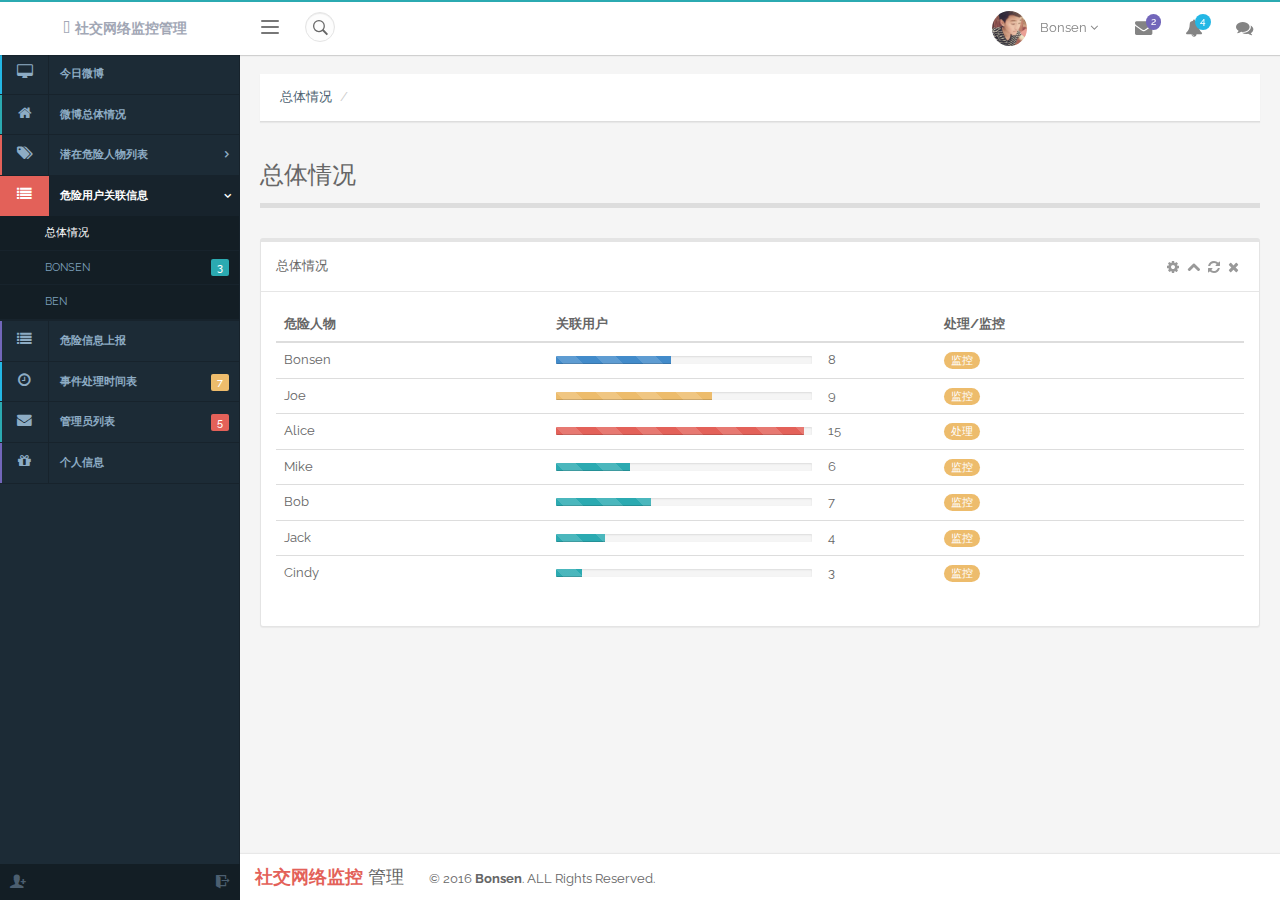
<file: simplify/static_table3.html>
<!DOCTYPE html>
<html lang="en">
  	<head>
	    <meta charset="utf-8">
	    <title>社交网络监控管理</title>
	    <meta name="viewport" content="width=device-width, initial-scale=1.0">
	    <meta name="description" content="">
	    <meta name="author" content="">

	    <!-- Bootstrap core CSS -->
	    <link href="bootstrap/css/bootstrap.min.css" rel="stylesheet">
		
		<!-- Font Awesome -->
		<link href="css/font-awesome.min.css" rel="stylesheet">

		<!-- ionicons -->
		<link href="css/ionicons.min.css" rel="stylesheet">
		
		<!-- Simplify -->
		<link href="css/simplify.min.css" rel="stylesheet">

  	</head>

  	<body class="overflow-hidden">
		<div class="wrapper preload">
			<div class="sidebar-right">
				<div class="sidebar-inner scrollable-sidebar">
					<div class="sidebar-header clearfix">
						<input class="form-control dark-input" placeholder="搜索" type="text">
						<div class="btn-group pull-right">
							<a href="#" class="sidebar-setting" data-toggle="dropdown"><i class="fa fa-cog fa-lg"></i></a>
							<ul class="dropdown-menu pull-right flipInV">
								<li><a href="#"><i class="fa fa-circle text-danger"></i><span class="m-left-xs">正忙</span></a></li>
								<li><a href="#"><i class="fa fa-circle-o"></i><span class="m-left-xs">关闭聊天</span></a></li>
							</ul>
						</div>
					</div>
					<div class="title-block">
						组内聊天
					</div>
					<div class="content-block">
						<ul class="sidebar-list">
							<li>
								<a href="#">
									<i class="fa fa-circle-o text-success"></i><span class="m-left-xs">亲密朋友</span>
								</a>
							</li>
							<li>
								<a href="#">
									<i class="fa fa-circle-o text-success"></i><span class="m-left-xs">工作</span>
								</a>
							</li>
						</ul>
					</div>
					<div class="title-block">
						非常关注
					</div>
					<div class="content-block">
						<ul class="sidebar-list">
							<li>
								<a href="#" class="clearfix">
									<img src="images/profile/profile2.jpg" class="img-circle" alt="user avatar">
									<div class="chat-detail m-left-sm">
										<div class="chat-name">
											John Doe
										</div>
										<div class="chat-message">
											Where are you?
										</div>
									</div>
									<div class="chat-status">
										<i class="fa fa-circle-o text-success"></i>
									</div>
									<div class="chat-alert">
										<span class="badge badge-purple bounceIn animation-delay2">2</span>
									</div>
								</a>
							</li>
							<li>
								<a href="#" class="clearfix">
									<img src="images/profile/profile3.jpg" class="img-circle" alt="user avatar">
									<div class="chat-detail m-left-sm">
										<div class="chat-name">
											Jane Doe
										</div>
										<div class="chat-message">
											Hello
										</div>
									</div>
									<div class="chat-status">
										<i class="fa fa-circle-o text-success"></i>
									</div>
									<div class="chat-alert">
										<span class="badge badge-info bounceIn animation-delay2">1</span>
									</div>
								</a>
							</li>
							<li>
								<a href="#" class="clearfix">
									<img src="images/profile/profile4.jpg" class="img-circle" alt="user avatar">
									<div class="chat-detail m-left-sm">
										<div class="chat-name">
											John Doe
										</div>
										<div class="chat-message">
											See you again next week.
										</div>
									</div>
									<div class="chat-status">
										<i class="fa fa-circle-o text-danger"></i>
									</div>
									<div class="chat-alert">
										<i class="fa fa-check text-success"></i>
									</div>
								</a>
							</li>
							<li>
								<a href="#" class="clearfix">
									<img src="images/profile/profile5.jpg" class="img-circle" alt="user avatar">
									<div class="chat-detail m-left-sm">
										<div class="chat-name">
											John Doe
										</div>
										<div class="chat-message">
											Hello, Are you there?
										</div>
									</div>
									<div class="chat-status">
										<i class="fa fa-circle-o text-danger"></i>
									</div>
									<div class="chat-alert">
										<i class="fa fa-reply"></i>
									</div>
								</a>
							</li>
						</ul>
					</div>
					<div class="title-block">
						更多朋友
					</div>
					<div class="content-block">
						<ul class="sidebar-list">
							<li>
								<a href="#" class="clearfix">
									<img src="images/profile/profile6.jpg" class="img-circle" alt="user avatar">
									<div class="chat-detail m-left-sm">
										<div class="chat-name">
											John Doe
										</div>
										<div class="chat-message">
											Where are you?
										</div>
									</div>
									<div class="chat-status">
										<i class="fa fa-circle-o text-success"></i>
									</div>
									<div class="chat-alert">
										<span class="badge badge-success bounceIn animation-delay2">2</span>
									</div>
								</a>
							</li>
							<li>
								<a href="#" class="clearfix">
									<img src="images/profile/profile7.jpg" class="img-circle" alt="user avatar">
									<div class="chat-detail m-left-sm">
										<div class="chat-name">
											Jane Doe
										</div>
										<div class="chat-message">
											Hello
										</div>
									</div>
									<div class="chat-status">
										<i class="fa fa-circle-o text-success"></i>
									</div>
									<div class="chat-alert">
										<span class="badge badge-danger bounceIn animation-delay2">1</span>
									</div>
								</a>
							</li>
							<li>
								<a href="#" class="clearfix">
									<img src="images/profile/profile8.jpg" class="img-circle" alt="user avatar">
									<div class="chat-detail m-left-sm">
										<div class="chat-name">
											John Doe
										</div>
										<div class="chat-message">
											See you again next week.
										</div>
									</div>
									<div class="chat-status">
										<i class="fa fa-circle-o text-danger"></i>
									</div>
									<div class="chat-alert">
										<i class="fa fa-check text-success"></i>
									</div>
								</a>
							</li>
							<li>
								<a href="#" class="clearfix">
									<img src="images/profile/profile9.jpg" class="img-circle" alt="user avatar">
									<div class="chat-detail m-left-sm">
										<div class="chat-name">
											John Doe
										</div>
										<div class="chat-message">
											Hello, Are you there?
										</div>
									</div>
									<div class="chat-status">
										<i class="fa fa-circle-o text-danger"></i>
									</div>
									<div class="chat-alert">
										<i class="fa fa-reply"></i>
									</div>
								</a>
							</li>
						</ul>
					</div>
				</div><!-- sidebar-inner -->
			</div><!-- sidebar-right -->
			
			
			
			
			<header class="top-nav">
				<div class="top-nav-inner">
					<div class="nav-header">
						<button type="button" class="navbar-toggle pull-left sidebar-toggle" id="sidebarToggleSM">
							<span class="icon-bar"></span>
							<span class="icon-bar"></span>
							<span class="icon-bar"></span>
						</button>
						
						<ul class="nav-notification pull-right">
							<li>
								<a href="#" class="dropdown-toggle" data-toggle="dropdown"><i class="fa fa-cog fa-lg"></i></a>
								<span class="badge badge-danger bounceIn">1</span>
								<ul class="dropdown-menu dropdown-sm pull-right user-dropdown">
									<li class="user-avatar">
										<img src="images/profile/profile1.jpg" alt="" class="img-circle">
										<div class="user-content">
											<h5 class="no-m-bottom">Jane Doe</h5>
											<div class="m-top-xs">
												<a href="profile.html" class="m-right-sm">Profile</a>
												<a href="signin.html">Log out</a>
											</div>
										</div>
									</li>	  
									<li>
										<a href="inbox.html">
											管理员列表
											<span class="badge badge-danger bounceIn animation-delay2 pull-right">1</span>
										</a>
									</li>			  
									<li>
										<a href="#">
											通知
											<span class="badge badge-purple bounceIn animation-delay3 pull-right">2</span>
										</a>
									</li>			  
									<li>
										<a href="#" class="sidebarRight-toggle">
											消息
											<span class="badge badge-success bounceIn animation-delay4 pull-right">7</span>
										</a>
									</li>			  	  
									<li class="divider"></li>
									<li>
										<a href="#">设置</a>
									</li>			  	  
								</ul>
							</li>
						</ul>
						
						<a href="index.html" class="brand">
							<i class="fa fa-database"></i><span class="brand-name">社交网络监控管理</span>
						</a>
					</div>
					<div class="nav-container">
						<button type="button" class="navbar-toggle pull-left sidebar-toggle" id="sidebarToggleLG">
							<span class="icon-bar"></span>
							<span class="icon-bar"></span>
							<span class="icon-bar"></span>
						</button>
						<ul class="nav-notification">	
							<li class="search-list">
								<div class="search-input-wrapper">
									<div class="search-input">
										<input type="text" class="form-control input-sm inline-block">
										<a href="#" class="input-icon text-normal"><i class="ion-ios7-search-strong"></i></a>
									</div>
								</div>
							</li>
						</ul>
						<div class="pull-right m-right-sm">
							<div class="user-block hidden-xs">
								<a href="#" id="userToggle" data-toggle="dropdown">
									<img src="images/profile/profile1.jpg" alt="" class="img-circle inline-block user-profile-pic">
									<div class="user-detail inline-block">
										Bonsen
										<i class="fa fa-angle-down"></i>
									</div>
								</a>
								<div class="panel border dropdown-menu user-panel">
									<div class="panel-body paddingTB-sm">
										<ul>
<!--
											<li>
												<a href="profile.html">
													<i class="fa fa-edit fa-lg"></i><span class="m-left-xs">My Profile</span>
												</a>
											</li>
-->
											<li>
												<a href="inbox.html">
													<i class="fa fa-inbox fa-lg"></i><span class="m-left-xs">管理员消息</span>
													<span class="badge badge-danger bounceIn animation-delay3">2</span>
												</a>
											</li>
											<li>
												<a href="signin.html">
													<i class="fa fa-power-off fa-lg"></i><span class="m-left-xs">退出</span>
												</a>
											</li>
										</ul>
									</div>
								</div>
							</div>
							<ul class="nav-notification">
								<li>
									<a href="#" data-toggle="dropdown"><i class="fa fa-envelope fa-lg"></i></a>
									<span class="badge badge-purple bounceIn animation-delay5 active">2</span>
									<ul class="dropdown-menu message pull-right">
										<li><a>您有两条来自其他管理员的未读消息</a></li>					  
										<li>
											<a class="clearfix" href="#">
												<img src="images/profile/profile2.jpg" alt="User Avatar">
												<div class="detail">
													<strong>John Doe</strong>
													<p class="no-margin">
														Lorem ipsum dolor sit amet...
													</p>
													<small class="text-muted"><i class="fa fa-check text-success"></i> 27m ago</small>
												</div>
											</a>	
										</li>
										<li>
											<a class="clearfix" href="#">
												<img src="images/profile/profile3.jpg" alt="User Avatar">
												<div class="detail">
													<strong>Jane Doe</strong>
													<p class="no-margin">
														Lorem ipsum dolor sit amet...
													</p>
													<small class="text-muted"><i class="fa fa-check text-success"></i> 5hr ago</small>
												</div>
											</a>	
										</li>
										<li>
											<a class="clearfix" href="#">
												<img src="images/profile/profile4.jpg" alt="User Avatar">
												<div class="detail m-left-sm">
													<strong>Bill Doe</strong>
													<p class="no-margin">
														Lorem ipsum dolor sit amet...
													</p>
													<small class="text-muted"><i class="fa fa-reply"></i> Yesterday</small>
												</div>
											</a>	
										</li>
										<li>
											<a class="clearfix" href="#">
												<img src="images/profile/profile5.jpg" alt="User Avatar">
												<div class="detail">
													<strong>Baby Doe</strong>
													<p class="no-margin">
														Lorem ipsum dolor sit amet...
													</p>
													<small class="text-muted"><i class="fa fa-reply"></i> 1 Jan 2016</small>
												</div>
											</a>	
										</li>
										<li><a href="#">查看所有消息</a></li>					  
									</ul>
								</li>
								<li>
									<a href="#" data-toggle="dropdown"><i class="fa fa-bell fa-lg"></i></a>
									<span class="badge badge-info bounceIn animation-delay6 active">4</span>
									<ul class="dropdown-menu notification dropdown-3 pull-right">
										<li><a href="#">您有五条新通知</a></li>					  
										<li>
											<a href="#">
												<span class="notification-icon bg-warning">
													<i class="fa fa-warning"></i>
												</span>
												<span class="m-left-xs">服务器 #2 未响应</span>
												<span class="time text-muted">刚才</span>
											</a>
										</li>
										<li>
											<a href="#">
												<span class="notification-icon bg-success">
													<i class="fa fa-plus"></i>
												</span>
												<span class="m-left-xs">一位新管理员通过注册</span>
												<span class="time text-muted">两分钟前</span>
											</a>
										</li>
										<li>
											<a href="#">
												<span class="notification-icon bg-danger">
													<i class="fa fa-bolt"></i>
												</span>
												<span class="m-left-xs">应用错误</span>
												<span class="time text-muted">五分钟前</span>
											</a>
										</li>
										<li>
											<a href="#">
												<span class="notification-icon bg-success">
													<i class="fa fa-usd"></i>
												</span>
												<span class="m-left-xs">微博红包异常发放</span>
												<span class="time text-muted">1小时前</span>
											</a>
										</li>
										<li>
											<a href="#">
												<span class="notification-icon bg-success">
													<i class="fa fa-plus"></i>
												</span>
												<span class="m-left-xs">一位新管理员通过注册</span>
												<span class="time text-muted">1小时前</span>
											</a>
										</li>
										<li><a href="#">查看所有通知</a></li>					  
									</ul>
								</li>
								<li class="chat-notification">
									<a href="#" class="sidebarRight-toggle"><i class="fa fa-comments fa-lg"></i></a>
									<span class="badge badge-danger bounceIn">1</span>

									<div class="chat-alert">
										我发现一个异常用户,请留意
									</div>
								</li>
							</ul>
						</div>
					</div>
				</div><!-- ./top-nav-inner -->	
			</header>			<aside class="sidebar-menu fixed">
				<div class="sidebar-inner scrollable-sidebar">
					<div class="main-menu">
						<ul class="accordion">
							<li class="menu-header">
								Main Menu
							</li>
							<li class="bg-palette2">
								<a href="landing/landing.html">
									<span class="menu-content block">
										<span class="menu-icon"><i class="block fa fa-desktop fa-lg"></i></span>
										<span class="text m-left-sm">今日微博</span>
									</span>
									<span class="menu-content-hover block">
										今日微博
									</span>
								</a>
							</li>

							<li class="bg-palette1">
								<a href="index.html">
									<span class="menu-content block">
										<span class="menu-icon"><i class="block fa fa-home fa-lg"></i></span>
										<span class="text m-left-sm">微博总体情况</span>
									</span>
									<span class="menu-content-hover block">
										菜单
									</span>
								</a>
							</li>

							<li class="openable bg-palette4 ">
								<a href="#">
									<span class="menu-content block">
										<span class="menu-icon"><i class="block fa fa-tags fa-lg"></i></span>
										<span class="text m-left-sm">潜在危险人物列表</span>
										<span class="submenu-icon"></span>
									</span>
									<span class="menu-content-hover block">
										危险列表
									</span>
								</a>
								<ul class="submenu">
									<li class=""><a href="static_table.html"><span class="submenu-label">总体情况</span></a></li>
									<li><a href="static_table1.html"><span class="submenu-label">Bonsen</span></a></li>
									<li><a href="#"><span class="submenu-label">Joe</span></a></li>
									<li><a href="#"><span class="submenu-label">Alice</span></a></li>
									<li><a href="#"><span class="submenu-label">Mike</span></a></li>
									<li><a href="#"><span class="submenu-label">Bob</span></a></li>
									<li><a href="#"><span class="submenu-label">Jack</span></a></li>
									<li><a href="#"><span class="submenu-label">Cindy</span></a></li>
								</ul>
							</li>
							<li class="openable bg-palette4 open " >
								<a href="#">
									<span class="menu-content block">
										<span class="menu-icon"><i class="block fa fa-list fa-lg"></i></span>
										<span class="text m-left-sm">危险用户关联信息</span>
										<span class="submenu-icon"></span>
									</span>
									<span class="menu-content-hover block">
										人物关联
									</span>
								</a>
								<ul class="submenu ">
									<li class="active"><a href="static_table3.html"><span class="submenu-label">总体情况</span></a></li>
									<li class="">
										<a href="personal.html">
											<span class="submenu-label">Bonsen</span>
											<small class="badge badge-success badge-square bounceIn animation-delay2 m-left-xs pull-right">3</small>
										</a>
										<ul class="submenu third-level">
												<li><a href="#"><span class="submenu-label">Jack</span></a></li>
											<li><a href="#"><span class="submenu-label">Alice</span></a></li>
											<li class="openable">
												<a href="#">
													<span class="submenu-label">Bob</span>
													<small class="badge badge-danger badge-square bounceIn animation-delay2 m-left-xs pull-right">2</small>
												</a>
												<ul class="submenu fourth-level">
													<li><a href="#"><span class="submenu-label">Mike</span></a></li>
													<li><a href="#"><span class="submenu-label">Joe</span></a></li>
												</ul>
											</li>
										</ul>
									</li>
									<li><a href="#"><span class="submenu-label">Ben</span></a></li>
								</ul>
							</li>
							
							<li class=" bg-palette3">
								<a href="form_validation.html">
									<span class="menu-content block">
										<span class="menu-icon"><i class="block fa fa-list fa-lg"></i></span>
										<span class="text m-left-sm">危险信息上报</span>
<!-- 										<span class="submenu-icon"></span> -->
									</span>
									<span class="menu-content-hover block">
										危险上报
									</span>
								</a>
<!--
								<ul class="submenu bg-palette4">
									<li><a href="form_element.html"><span class="submenu-label">Form Element</span></a></li>
									<li><a href="form_validation.html"><span class="submenu-label">Form Validation</span></a></li>
									<li><a href="form_wizard.html"><span class="submenu-label">Form Wizard</span></a></li>
									<li><a href="dropzone.html"><span class="submenu-label">Dropzone</span></a></li>
								</ul>
-->
							</li>
							<li class="bg-palette2">
								<a href="timeline.html">
									<span class="menu-content block">
										<span class="menu-icon"><i class="block fa fa-clock-o fa-lg"></i></span>
										<span class="text m-left-sm">事件处理时间表</span>
										<small class="badge badge-warning badge-square bounceIn animation-delay6 m-left-xs pull-right">7</small>
									</span>
									<span class="menu-content-hover block">
										时间表
									</span>
								</a>
							</li>
							<li class="bg-palette1">
								<a href="inbox.html">
									<span class="menu-content block">
										<span class="menu-icon"><i class="block fa fa-envelope fa-lg"></i></span>
										<span class="text m-left-sm">管理员列表</span>
										<small class="badge badge-danger badge-square bounceIn animation-delay5 m-left-xs">5</small>
									</span>
									<span class="menu-content-hover block">
										管理员
									</span>
								</a>
							</li>

							<li class="menu-header">
								Others
							</li>
							<li class=" bg-palette3">
								<a href="profile.html">
									<span class="menu-content block">
										<span class="menu-icon"><i class="block fa fa-gift fa-lg"></i></span>
										<span class="text m-left-sm">个人信息</span>
									</span>
									<span class="menu-content-hover block">
										个人
									</span>
								</a>

							</li>

						</ul>
					</div>						<div class="sidebar-fix-bottom clearfix">
						<div class="user-dropdown dropup pull-left">
							<a href="#" class="dropdwon-toggle font-18" data-toggle="dropdown"><i class="ion-person-add"></i>
							</a>
							<ul class="dropdown-menu">
								<li>
									<a href="inbox.html">
										管理员列表
										<span class="badge badge-danger bounceIn animation-delay2 pull-right">1</span>
									</a>
								</li>			  
								<li>
									<a href="#">
										通知
										<span class="badge badge-purple bounceIn animation-delay3 pull-right">2</span>
									</a>
								</li>			  
								<li>
									<a href="#" class="sidebarRight-toggle">
										消息
										<span class="badge badge-success bounceIn animation-delay4 pull-right">7</span>
									</a>
								</li>			  	  
								<li class="divider"></li>
								<li>
									<a href="#">设置</a>
								</li>			  	  
							</ul>
						</div>
						<a href="lockscreen.html" class="pull-right font-18"><i class="ion-log-out"></i></a>
					</div>
				</div><!-- sidebar-inner -->
			</aside>
			
			<div class="main-container">
				<div class="padding-md">
					<ul class="breadcrumb">
						<li><span class="primary-font"><i class="icon-home"></i></span><a href="index.html">总体情况</a></li>
						<li></li>	 
<!-- 						<li>Static Table</li>	 --> 
					</ul>

					<h3 class="header-text m-top-lg">总体情况</h3>

					<div class="smart-widget">
						<div class="smart-widget-header">
							总体情况
							<span class="smart-widget-option">
								<span class="refresh-icon-animated">
									<i class="fa fa-circle-o-notch fa-spin"></i>
								</span>
	                            <a href="#" class="widget-toggle-hidden-option">
	                                <i class="fa fa-cog"></i>
	                            </a>
	                            <a href="#" class="widget-collapse-option" data-toggle="collapse">
	                                <i class="fa fa-chevron-up"></i>
	                            </a>
	                            <a href="#" class="widget-refresh-option">
	                                <i class="fa fa-refresh"></i>
	                            </a>
	                            <a href="#" class="widget-remove-option">
	                                <i class="fa fa-times"></i>
	                            </a>
	                        </span>
						</div>
						<div class="smart-widget-inner">
							<div class="smart-widget-hidden-section">
								<ul class="widget-color-list clearfix">
									<li style="background-color:#20232b;" data-color="widget-dark"></li>
									<li style="background-color:#4c5f70;" data-color="widget-dark-blue"></li>
									<li style="background-color:#23b7e5;" data-color="widget-blue"></li>
									<li style="background-color:#2baab1;" data-color="widget-green"></li>
									<li style="background-color:#edbc6c;" data-color="widget-yellow"></li>
									<li style="background-color:#fbc852;" data-color="widget-orange"></li>
									<li style="background-color:#e36159;" data-color="widget-red"></li>
									<li style="background-color:#7266ba;" data-color="widget-purple"></li>
									<li style="background-color:#f5f5f5;" data-color="widget-light-grey"></li>
									<li style="background-color:#fff;" data-color="reset"></li>
								</ul>
							</div>
							<div class="smart-widget-body">
								<table class="table">
									<thead>
										<tr>
											<th>危险人物</th>
											<th>关联用户</th>
											<th></th>
											<th>处理/监控
											</th>
										</tr>
									</thead>
									<tbody>
										<tr>
											<td>Bonsen</td>
											<td>
												<div class="progress progress-striped active" style="height:8px; margin:5px 0 0 0;">
													<div class="progress-bar" style="width: 45%">
														<span class="sr-only">45% Complete</span>
													</div>
												</div>
											</td>
											<td>8</td>
											<td><span class="badge badge-warning">监控</span></td>
										</tr>
										<tr>
											<td>Joe</td>
											<td>
												<div class="progress progress-striped active" style="height:8px; margin:5px 0 0 0;">
													<div class="progress-bar progress-bar-warning" style="width: 61%">
														<span class="sr-only">61% Complete</span>
													</div>
												</div>
											</td>
											<td>9</td>
											<td><span class="badge badge-warning">监控</span></td>
										</tr>
										<tr>
											<td>Alice</td>
											<td>
												<div class="progress progress-striped active" style="height:8px; margin:5px 0 0 0;">
													<div class="progress-bar progress-bar-danger" style="width: 97%">
														<span class="sr-only">97% Complete</span>
													</div>
												</div>
											</td>
											<td>15</td>
											<td><span class="badge badge-warning">处理</span></td>
										</tr>
										<tr>
											<td>Mike</td>
											<td>
												<div class="progress progress-striped active" style="height:8px; margin:5px 0 0 0;">
													<div class="progress-bar progress-bar-success" style="width: 29%">
														<span class="sr-only">18% Complete</span>
													</div>
												</div>
											</td>
											<td>6</td>
											<td><span class="badge badge-warning">监控</span></td>
										</tr>
																				<tr>
											<td>Bob</td>
											<td>
												<div class="progress progress-striped active" style="height:8px; margin:5px 0 0 0;">
													<div class="progress-bar progress-bar-success" style="width: 37%">
														<span class="sr-only">18% Complete</span>
													</div>
												</div>
											</td>
											<td>7</td>
											<td><span class="badge badge-warning">监控</span></td>
										</tr>
																				<tr>
											<td>Jack</td>
											<td>
												<div class="progress progress-striped active" style="height:8px; margin:5px 0 0 0;">
													<div class="progress-bar progress-bar-success" style="width: 19%">
														<span class="sr-only">18% Complete</span>
													</div>
												</div>
											</td>
											<td>4</td>
											<td><span class="badge badge-warning">监控</span></td>
										</tr>
																				<tr>
											<td>Cindy</td>
											<td>
												<div class="progress progress-striped active" style="height:8px; margin:5px 0 0 0;">
													<div class="progress-bar progress-bar-success" style="width: 10%">
														<span class="sr-only">18% Complete</span>
													</div>
												</div>
											</td>
											<td>3</td>
											<td><span class="badge badge-warning">监控</span></td>
										</tr>
									</tbody>
								</table>
							</div>
						</div><!-- ./smart-widget-inner -->
					</div><!-- ./smart-widget -->					
				</div><!-- ./padding-md -->
			</div><!-- /main-container -->
			<footer class="footer">
				<span class="footer-brand">
					<strong class="text-danger">社交网络监控</strong> 管理
				</span>
				<p class="no-margin">
					&copy; 2016 <strong>Bonsen</strong>. ALL Rights Reserved. 
				</p>	
			</footer>
		</div><!-- /wrapper -->

		<!-- Delete Widget Confirmation -->
		<div class="custom-popup delete-widget-popup delete-confirmation-popup" id="deleteWidgetConfirm">
			<div class="popup-header text-center">
				<span class="fa-stack fa-4x">
				  <i class="fa fa-circle fa-stack-2x"></i>
				  <i class="fa fa-lock fa-stack-1x fa-inverse"></i>
				</span>
			</div>
			<div class="popup-body text-center">
				<h5>确定要删除?</h5>
				<strong class="block m-top-xs"><i class="fa fa-exclamation-circle m-right-xs text-danger"></i>这个操作不能被撤回</strong>
			
				<div class="text-center m-top-lg">
					<a class="btn btn-success m-right-sm remove-widget-btn">删除</a>
					<a class="btn btn-default deleteWidgetConfirm_close">取消</a>
				</div>
			</div>
		</div>

		<a href="#" class="scroll-to-top hidden-print"><i class="fa fa-chevron-up fa-lg"></i></a>
		
	    <!-- Le javascript
	    ================================================== -->
	    <!-- Placed at the end of the document so the pages load faster -->
		
		<!-- Jquery -->
		<script src="js/jquery-1.11.1.min.js"></script>
		
		<!-- Bootstrap -->
	    <script src="bootstrap/js/bootstrap.min.js"></script>

		<!-- Slimscroll -->
		<script src='js/jquery.slimscroll.min.js'></script>
		
		<!-- Popup Overlay -->
		<script src='js/jquery.popupoverlay.min.js'></script>

		<!-- Modernizr -->
		<script src='js/modernizr.min.js'></script>

		<!-- Simplify -->
		<script src="js/simplify/simplify.js"></script>

		<script>
			$(function()	{
				//Delete Widget Confirmation
				$('#deleteWidgetConfirm').popup({
					vertical: 'top',
					pagecontainer: '.container',
					transition: 'all 0.3s'
				});
			});
		</script>
	
  	</body>
</html>
</file>
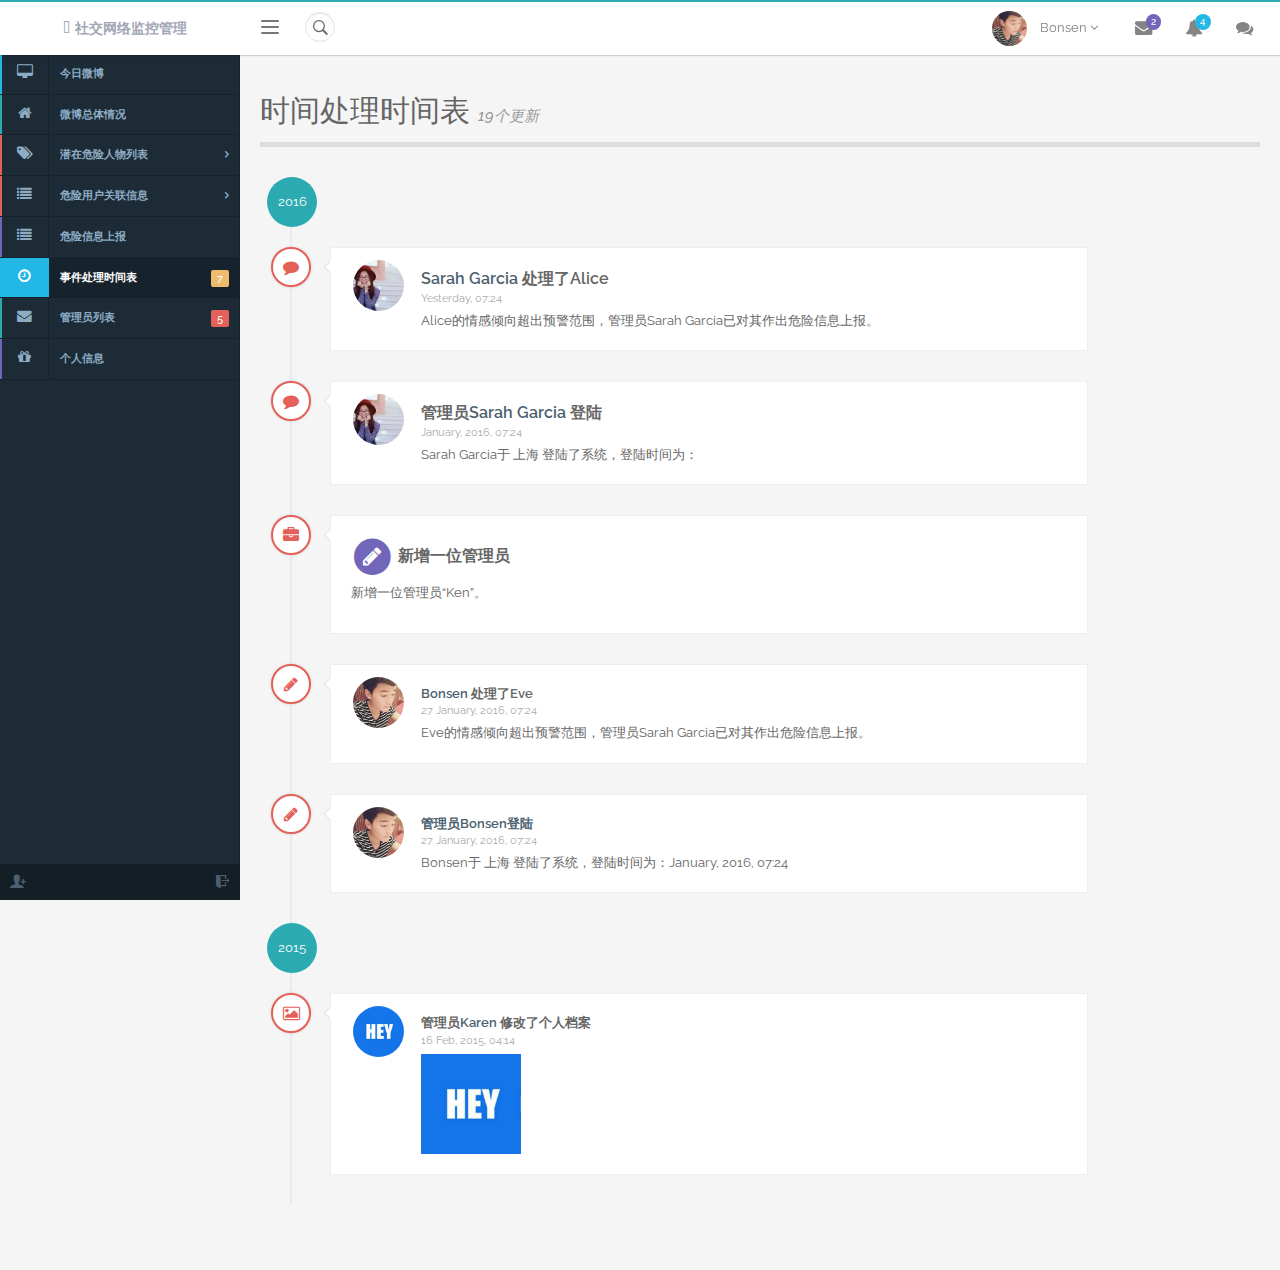
<file: simplify/timeline.html>
<!DOCTYPE html>
<html lang="en">
  	<head>
	    <meta charset="utf-8">
	    <title>社交网络监控管理</title>
	    <meta name="viewport" content="width=device-width, initial-scale=1.0">
	    <meta name="description" content="">
	    <meta name="author" content="">

	    <!-- Bootstrap core CSS -->
	    <link href="bootstrap/css/bootstrap.min.css" rel="stylesheet">
		
		<!-- Font Awesome -->
		<link href="css/font-awesome.min.css" rel="stylesheet">

		<!-- ionicons -->
		<link href="css/ionicons.min.css" rel="stylesheet">
		
		<!-- Simplify -->
		<link href="css/simplify.min.css" rel="stylesheet">
	
  	</head>

  	<body class="overflow-hidden">
		<div class="wrapper preload">
			<div class="sidebar-right">
				<div class="sidebar-inner scrollable-sidebar">
					<div class="sidebar-header clearfix">
						<input class="form-control dark-input" placeholder="搜索" type="text">
						<div class="btn-group pull-right">
							<a href="#" class="sidebar-setting" data-toggle="dropdown"><i class="fa fa-cog fa-lg"></i></a>
							<ul class="dropdown-menu pull-right flipInV">
								<li><a href="#"><i class="fa fa-circle text-danger"></i><span class="m-left-xs">正忙</span></a></li>
								<li><a href="#"><i class="fa fa-circle-o"></i><span class="m-left-xs">关闭聊天</span></a></li>
							</ul>
						</div>
					</div>
					<div class="title-block">
						组内聊天
					</div>
					<div class="content-block">
						<ul class="sidebar-list">
							<li>
								<a href="#">
									<i class="fa fa-circle-o text-success"></i><span class="m-left-xs">亲密朋友</span>
								</a>
							</li>
							<li>
								<a href="#">
									<i class="fa fa-circle-o text-success"></i><span class="m-left-xs">工作</span>
								</a>
							</li>
						</ul>
					</div>
					<div class="title-block">
						非常关注
					</div>
					<div class="content-block">
						<ul class="sidebar-list">
							<li>
								<a href="#" class="clearfix">
									<img src="images/profile/profile2.jpg" class="img-circle" alt="user avatar">
									<div class="chat-detail m-left-sm">
										<div class="chat-name">
											John Doe
										</div>
										<div class="chat-message">
											Where are you?
										</div>
									</div>
									<div class="chat-status">
										<i class="fa fa-circle-o text-success"></i>
									</div>
									<div class="chat-alert">
										<span class="badge badge-purple bounceIn animation-delay2">2</span>
									</div>
								</a>
							</li>
							<li>
								<a href="#" class="clearfix">
									<img src="images/profile/profile3.jpg" class="img-circle" alt="user avatar">
									<div class="chat-detail m-left-sm">
										<div class="chat-name">
											Jane Doe
										</div>
										<div class="chat-message">
											Hello
										</div>
									</div>
									<div class="chat-status">
										<i class="fa fa-circle-o text-success"></i>
									</div>
									<div class="chat-alert">
										<span class="badge badge-info bounceIn animation-delay2">1</span>
									</div>
								</a>
							</li>
							<li>
								<a href="#" class="clearfix">
									<img src="images/profile/profile4.jpg" class="img-circle" alt="user avatar">
									<div class="chat-detail m-left-sm">
										<div class="chat-name">
											John Doe
										</div>
										<div class="chat-message">
											See you again next week.
										</div>
									</div>
									<div class="chat-status">
										<i class="fa fa-circle-o text-danger"></i>
									</div>
									<div class="chat-alert">
										<i class="fa fa-check text-success"></i>
									</div>
								</a>
							</li>
							<li>
								<a href="#" class="clearfix">
									<img src="images/profile/profile5.jpg" class="img-circle" alt="user avatar">
									<div class="chat-detail m-left-sm">
										<div class="chat-name">
											John Doe
										</div>
										<div class="chat-message">
											Hello, Are you there?
										</div>
									</div>
									<div class="chat-status">
										<i class="fa fa-circle-o text-danger"></i>
									</div>
									<div class="chat-alert">
										<i class="fa fa-reply"></i>
									</div>
								</a>
							</li>
						</ul>
					</div>
					<div class="title-block">
						更多朋友
					</div>
					<div class="content-block">
						<ul class="sidebar-list">
							<li>
								<a href="#" class="clearfix">
									<img src="images/profile/profile6.jpg" class="img-circle" alt="user avatar">
									<div class="chat-detail m-left-sm">
										<div class="chat-name">
											John Doe
										</div>
										<div class="chat-message">
											Where are you?
										</div>
									</div>
									<div class="chat-status">
										<i class="fa fa-circle-o text-success"></i>
									</div>
									<div class="chat-alert">
										<span class="badge badge-success bounceIn animation-delay2">2</span>
									</div>
								</a>
							</li>
							<li>
								<a href="#" class="clearfix">
									<img src="images/profile/profile7.jpg" class="img-circle" alt="user avatar">
									<div class="chat-detail m-left-sm">
										<div class="chat-name">
											Jane Doe
										</div>
										<div class="chat-message">
											Hello
										</div>
									</div>
									<div class="chat-status">
										<i class="fa fa-circle-o text-success"></i>
									</div>
									<div class="chat-alert">
										<span class="badge badge-danger bounceIn animation-delay2">1</span>
									</div>
								</a>
							</li>
							<li>
								<a href="#" class="clearfix">
									<img src="images/profile/profile8.jpg" class="img-circle" alt="user avatar">
									<div class="chat-detail m-left-sm">
										<div class="chat-name">
											John Doe
										</div>
										<div class="chat-message">
											See you again next week.
										</div>
									</div>
									<div class="chat-status">
										<i class="fa fa-circle-o text-danger"></i>
									</div>
									<div class="chat-alert">
										<i class="fa fa-check text-success"></i>
									</div>
								</a>
							</li>
							<li>
								<a href="#" class="clearfix">
									<img src="images/profile/profile9.jpg" class="img-circle" alt="user avatar">
									<div class="chat-detail m-left-sm">
										<div class="chat-name">
											John Doe
										</div>
										<div class="chat-message">
											Hello, Are you there?
										</div>
									</div>
									<div class="chat-status">
										<i class="fa fa-circle-o text-danger"></i>
									</div>
									<div class="chat-alert">
										<i class="fa fa-reply"></i>
									</div>
								</a>
							</li>
						</ul>
					</div>
				</div><!-- sidebar-inner -->
			</div><!-- sidebar-right -->
			
			
			
			
			<header class="top-nav">
				<div class="top-nav-inner">
					<div class="nav-header">
						<button type="button" class="navbar-toggle pull-left sidebar-toggle" id="sidebarToggleSM">
							<span class="icon-bar"></span>
							<span class="icon-bar"></span>
							<span class="icon-bar"></span>
						</button>
						
						<ul class="nav-notification pull-right">
							<li>
								<a href="#" class="dropdown-toggle" data-toggle="dropdown"><i class="fa fa-cog fa-lg"></i></a>
								<span class="badge badge-danger bounceIn">1</span>
								<ul class="dropdown-menu dropdown-sm pull-right user-dropdown">
									<li class="user-avatar">
										<img src="images/profile/profile1.jpg" alt="" class="img-circle">
										<div class="user-content">
											<h5 class="no-m-bottom">Jane Doe</h5>
											<div class="m-top-xs">
												<a href="profile.html" class="m-right-sm">Profile</a>
												<a href="signin.html">Log out</a>
											</div>
										</div>
									</li>	  
									<li>
										<a href="inbox.html">
											管理员列表
											<span class="badge badge-danger bounceIn animation-delay2 pull-right">1</span>
										</a>
									</li>			  
									<li>
										<a href="#">
											通知
											<span class="badge badge-purple bounceIn animation-delay3 pull-right">2</span>
										</a>
									</li>			  
									<li>
										<a href="#" class="sidebarRight-toggle">
											消息
											<span class="badge badge-success bounceIn animation-delay4 pull-right">7</span>
										</a>
									</li>			  	  
									<li class="divider"></li>
									<li>
										<a href="#">设置</a>
									</li>			  	  		  	  
								</ul>
							</li>
						</ul>
						
						<a href="index.html" class="brand">
							<i class="fa fa-database"></i><span class="brand-name">社交网络监控管理</span>
						</a>
					</div>
					<div class="nav-container">
						<button type="button" class="navbar-toggle pull-left sidebar-toggle" id="sidebarToggleLG">
							<span class="icon-bar"></span>
							<span class="icon-bar"></span>
							<span class="icon-bar"></span>
						</button>
						<ul class="nav-notification">	
							<li class="search-list">
								<div class="search-input-wrapper">
									<div class="search-input">
										<input type="text" class="form-control input-sm inline-block">
										<a href="#" class="input-icon text-normal"><i class="ion-ios7-search-strong"></i></a>
									</div>
								</div>
							</li>
						</ul>
						<div class="pull-right m-right-sm">
							<div class="user-block hidden-xs">
								<a href="#" id="userToggle" data-toggle="dropdown">
									<img src="images/profile/profile1.jpg" alt="" class="img-circle inline-block user-profile-pic">
									<div class="user-detail inline-block">
										Bonsen
										<i class="fa fa-angle-down"></i>
									</div>
								</a>
								<div class="panel border dropdown-menu user-panel">
									<div class="panel-body paddingTB-sm">
										<ul>
<!--
											<li>
												<a href="profile.html">
													<i class="fa fa-edit fa-lg"></i><span class="m-left-xs">My Profile</span>
												</a>
											</li>
-->
											<li>
												<a href="inbox.html">
													<i class="fa fa-inbox fa-lg"></i><span class="m-left-xs">管理员消息</span>
													<span class="badge badge-danger bounceIn animation-delay3">2</span>
												</a>
											</li>
											<li>
												<a href="signin.html">
													<i class="fa fa-power-off fa-lg"></i><span class="m-left-xs">退出</span>
												</a>
											</li>
										</ul>
									</div>
								</div>
							</div>
							<ul class="nav-notification">
								<li>
									<a href="#" data-toggle="dropdown"><i class="fa fa-envelope fa-lg"></i></a>
									<span class="badge badge-purple bounceIn animation-delay5 active">2</span>
									<ul class="dropdown-menu message pull-right">
										<li><a>您有两条来自其他管理员的未读消息</a></li>					  
										<li>
											<a class="clearfix" href="#">
												<img src="images/profile/profile2.jpg" alt="User Avatar">
												<div class="detail">
													<strong>John Doe</strong>
													<p class="no-margin">
														Lorem ipsum dolor sit amet...
													</p>
													<small class="text-muted"><i class="fa fa-check text-success"></i> 27m ago</small>
												</div>
											</a>	
										</li>
										<li>
											<a class="clearfix" href="#">
												<img src="images/profile/profile3.jpg" alt="User Avatar">
												<div class="detail">
													<strong>Jane Doe</strong>
													<p class="no-margin">
														Lorem ipsum dolor sit amet...
													</p>
													<small class="text-muted"><i class="fa fa-check text-success"></i> 5hr ago</small>
												</div>
											</a>	
										</li>
										<li>
											<a class="clearfix" href="#">
												<img src="images/profile/profile4.jpg" alt="User Avatar">
												<div class="detail m-left-sm">
													<strong>Bill Doe</strong>
													<p class="no-margin">
														Lorem ipsum dolor sit amet...
													</p>
													<small class="text-muted"><i class="fa fa-reply"></i> Yesterday</small>
												</div>
											</a>	
										</li>
										<li>
											<a class="clearfix" href="#">
												<img src="images/profile/profile5.jpg" alt="User Avatar">
												<div class="detail">
													<strong>Baby Doe</strong>
													<p class="no-margin">
														Lorem ipsum dolor sit amet...
													</p>
													<small class="text-muted"><i class="fa fa-reply"></i> 1 Jan 2016</small>
												</div>
											</a>	
										</li>
										<li><a href="#">查看所有消息</a></li>					  
									</ul>
								</li>
								<li>
									<a href="#" data-toggle="dropdown"><i class="fa fa-bell fa-lg"></i></a>
									<span class="badge badge-info bounceIn animation-delay6 active">4</span>
									<ul class="dropdown-menu notification dropdown-3 pull-right">
										<li><a href="#">您有五条新通知</a></li>					  
										<li>
											<a href="#">
												<span class="notification-icon bg-warning">
													<i class="fa fa-warning"></i>
												</span>
												<span class="m-left-xs">服务器 #2 未响应</span>
												<span class="time text-muted">刚才</span>
											</a>
										</li>
										<li>
											<a href="#">
												<span class="notification-icon bg-success">
													<i class="fa fa-plus"></i>
												</span>
												<span class="m-left-xs">一位新管理员通过注册</span>
												<span class="time text-muted">两分钟前</span>
											</a>
										</li>
										<li>
											<a href="#">
												<span class="notification-icon bg-danger">
													<i class="fa fa-bolt"></i>
												</span>
												<span class="m-left-xs">应用错误</span>
												<span class="time text-muted">五分钟前</span>
											</a>
										</li>
										<li>
											<a href="#">
												<span class="notification-icon bg-success">
													<i class="fa fa-usd"></i>
												</span>
												<span class="m-left-xs">微博红包异常发放</span>
												<span class="time text-muted">1小时前</span>
											</a>
										</li>
										<li>
											<a href="#">
												<span class="notification-icon bg-success">
													<i class="fa fa-plus"></i>
												</span>
												<span class="m-left-xs">一位新管理员通过注册</span>
												<span class="time text-muted">1小时前</span>
											</a>
										</li>
										<li><a href="#">查看所有通知</a></li>					  
									</ul>
								</li>
								<li class="chat-notification">
									<a href="#" class="sidebarRight-toggle"><i class="fa fa-comments fa-lg"></i></a>
									<span class="badge badge-danger bounceIn">1</span>

									<div class="chat-alert">
										我发现一个异常用户,请留意
									</div>
								</li>
							</ul>
						</div>
					</div>
				</div><!-- ./top-nav-inner -->	
			</header>
			<aside class="sidebar-menu fixed">
				<div class="sidebar-inner scrollable-sidebar">
					<div class="main-menu">
						<ul class="accordion">
							<li class="menu-header">
								Main Menu
							</li>
							
							<li class="bg-palette2">
								<a href="landing/landing.html">
									<span class="menu-content block">
										<span class="menu-icon"><i class="block fa fa-desktop fa-lg"></i></span>
										<span class="text m-left-sm">今日微博</span>
									</span>
									<span class="menu-content-hover block">
										今日微博
									</span>
								</a>
							</li>

							<li class="bg-palette1 ">
								<a href="index.html">
									<span class="menu-content block">
										<span class="menu-icon"><i class="block fa fa-home fa-lg"></i></span>
										<span class="text m-left-sm">微博总体情况</span>
									</span>
									<span class="menu-content-hover block">
										菜单
									</span>
								</a>
							</li>

							<li class="openable bg-palette4">
								<a href="#">
									<span class="menu-content block">
										<span class="menu-icon"><i class="block fa fa-tags fa-lg"></i></span>
										<span class="text m-left-sm">潜在危险人物列表</span>
										<span class="submenu-icon"></span>
									</span>
									<span class="menu-content-hover block">
										危险列表
									</span>
								</a>
								<ul class="submenu">
									<li class=""><a href="static_table.html"><span class="submenu-label">总体情况</span></a></li>
									<li><a href="#"><span class="submenu-label">Bonsen</span></a></li>
									<li><a href="#"><span class="submenu-label">Joe</span></a></li>
									<li><a href="#"><span class="submenu-label">Alice</span></a></li>
									<li><a href="#"><span class="submenu-label">Mike</span></a></li>
									<li><a href="#"><span class="submenu-label">Bob</span></a></li>
									<li><a href="#"><span class="submenu-label">Jack</span></a></li>
									<li><a href="#"><span class="submenu-label">Candy</span></a></li>
								</ul>
							</li>

							<li class="openable bg-palette4">
								<a href="#">
									<span class="menu-content block">
										<span class="menu-icon"><i class="block fa fa-list fa-lg"></i></span>
										<span class="text m-left-sm">危险用户关联信息</span>
										<span class="submenu-icon"></span>
									</span>
									<span class="menu-content-hover block">
										人物关联
									</span>
								</a>
								<ul class="submenu">
									<li><a href="static_table3.html"><span class="submenu-label">总体情况</span></a></li>
									<li class="">
										<a href="personal.html">
											<span class="submenu-label">Bonsen</span>
											<small class="badge badge-success badge-square bounceIn animation-delay2 m-left-xs pull-right">3</small>
										</a>
										<ul class="submenu third-level">
												<li><a href="#"><span class="submenu-label">Jack</span></a></li>
											<li><a href="#"><span class="submenu-label">Alice</span></a></li>
											<li class="openable">
												<a href="#">
													<span class="submenu-label">Bob</span>
													<small class="badge badge-danger badge-square bounceIn animation-delay2 m-left-xs pull-right">2</small>
												</a>
												<ul class="submenu fourth-level">
													<li><a href="#"><span class="submenu-label">Mike</span></a></li>
													<li><a href="#"><span class="submenu-label">Joe</span></a></li>
												</ul>
											</li>
										</ul>
									</li>
									<li><a href="#"><span class="submenu-label">Ben</span></a></li>
								</ul>
							</li>

							<li class="bg-palette3">
								<a href="form_validation.html">
									<span class="menu-content block ">
										<span class="menu-icon"><i class="block fa fa-list fa-lg"></i></span>
										<span class="text m-left-sm">危险信息上报</span>
<!-- 										<span class="submenu-icon"></span> -->
									</span>
									<span class="menu-content-hover block">
										危险上报
									</span>
								</a>
<!--
								<ul class="submenu bg-palette4">
									<li><a href="form_element.html"><span class="submenu-label">Form Element</span></a></li>
									<li><a href="form_validation.html"><span class="submenu-label">Form Validation</span></a></li>
									<li><a href="form_wizard.html"><span class="submenu-label">Form Wizard</span></a></li>
									<li><a href="dropzone.html"><span class="submenu-label">Dropzone</span></a></li>
								</ul>
-->
							</li>

							
							<li class="bg-palette2 active">
								<a href="timeline.html">
									<span class="menu-content block">
										<span class="menu-icon"><i class="block fa fa-clock-o fa-lg"></i></span>
										<span class="text m-left-sm">事件处理时间表</span>
										<small class="badge badge-warning badge-square bounceIn animation-delay6 m-left-xs pull-right">7</small>
									</span>
									<span class="menu-content-hover block">
										时间表
									</span>
								</a>
							</li>

							<li class="bg-palette1">
								<a href="inbox.html">
									<span class="menu-content block">
										<span class="menu-icon"><i class="block fa fa-envelope fa-lg"></i></span>
										<span class="text m-left-sm">管理员列表</span>
										<small class="badge badge-danger badge-square bounceIn animation-delay5 m-left-xs">5</small>
									</span>
									<span class="menu-content-hover block">
										管理员
									</span>
								</a>
							</li>
							<li class="menu-header">
								Others
							</li>
							<li class=" bg-palette3">
								<a href="profile.html">
									<span class="menu-content block">
										<span class="menu-icon"><i class="block fa fa-gift fa-lg"></i></span>
										<span class="text m-left-sm">个人信息</span>
									</span>
									<span class="menu-content-hover block">
										个人
									</span>
								</a>

							</li>

						</ul>
					</div>	
					<div class="sidebar-fix-bottom clearfix">
						<div class="user-dropdown dropup pull-left">
							<a href="#" class="dropdwon-toggle font-18" data-toggle="dropdown"><i class="ion-person-add"></i>
							</a>
							<ul class="dropdown-menu">
								<li>
									<a href="inbox.html">
										管理员列表
										<span class="badge badge-danger bounceIn animation-delay2 pull-right">1</span>
									</a>
								</li>			  
								<li>
									<a href="#">
										通知
										<span class="badge badge-purple bounceIn animation-delay3 pull-right">2</span>
									</a>
								</li>			  
								<li>
									<a href="#" class="sidebarRight-toggle">
										消息
										<span class="badge badge-success bounceIn animation-delay4 pull-right">7</span>
									</a>
								</li>			  	  
								<li class="divider"></li>
								<li>
									<a href="#">设置</a>
								</li>			  	  
							</ul>
						</div>
						<a href="lockscreen.html" class="pull-right font-18"><i class="ion-log-out"></i></a>
					</div>
				</div><!-- sidebar-inner -->
			</aside>
			
			<div class="main-container">
				<div class="padding-md">
					<h2 class="header-text">
						时间处理时间表
						<span class="sub-header">
							19个更新
						</span>
					</h2>

					<div class="row">
						<div class="col-md-10">
							<div class="timeline-wrapper clearfix">
								<div class="timeline-year">
									2016
								</div>

								<div class="timeline-row alt">
									<div class="timeline-item">
										<div class="timeline-icon">
											<i class="fa fa-comment"></i>
										</div><!-- ./timeline-icon -->
										<div class="timeline-item-inner">
											<div class="timeline-body">
												<div class="timeline-avatar">
													<img src="images/profile/profile3.jpg" alt="" class="img-circle">
												</div>
												<div class="timeline-content">
													<div class="font-16 font-semi-bold"><a href="#">Sarah Garcia</a> 处理了Alice</div>
													<small class="block text-muted m-bottom-xs">Yesterday, 07:24</small>
													Alice的情感倾向超出预警范围，管理员Sarah Garcia已对其作出危险信息上报。
												</div>
											</div><!-- ./timeline-body -->
										</div><!-- ./timeline-item-inner -->
									</div><!-- ./timeline-item -->
								</div><!-- ./timeline-row -->
								<div class="timeline-row alt">
									<div class="timeline-item">
										<div class="timeline-icon">
											<i class="fa fa-comment"></i>
										</div><!-- ./timeline-icon -->
										<div class="timeline-item-inner">
											<div class="timeline-body">
												<div class="timeline-avatar">
													<img src="images/profile/profile3.jpg" alt="" class="img-circle">
												</div>
												<div class="timeline-content">
													<div class="font-16 font-semi-bold">管理员<a href="#">Sarah Garcia</a> 登陆
													</div>
													<small class="block text-muted m-bottom-xs">January, 2016, 07:24 </small>
													Sarah Garcia于 上海 登陆了系统，登陆时间为：
												</div>
											</div><!-- ./timeline-body -->
										</div><!-- ./timeline-item-inner -->
									</div><!-- ./timeline-item -->
								</div><!-- ./timeline-row -->

<!--
								<div class="timeline-row alt">
									<div class="timeline-item">
										<div class="timeline-icon bg-success">
											<i class="fa fa-camera-retro"></i>
										</div>
										<div class="timeline-item-inner">
											<div class="timeline-body">
												<div class="timeline-avatar">
													<img src="images/profile/profile9.jpg" alt="" class="img-circle">
												</div>
												<div class="timeline-content">
													<div class="font-16 font-semi-bold m-bottom-xs"><a href="#">Christopher Brown</a> uploaded 3 photos</div>
													<p>Lorem ipsum dolor sit amet, consectetur adipiscing elit.</p>
													<ul class="uploaded-photo-list m-top-sm clearfix">
														<li><a href="#"><img src="images/gallery/gallery4.jpg" alt=""></a></li>
														<li><a href="#"><img src="images/gallery/gallery5.jpg" alt=""></a></li>
														<li><a href="#"><img src="images/gallery/gallery6.jpg" alt=""></a></li>
													</ul>
												</div>

												<div class="seperate-bar bg-grey font-12 m-top-md">
													<small class="inline-block m-right-sm"><i class="fa fa-comments"></i> 83 Comments</small>
													<small class="inline-block m-right-sm"><i class="fa fa-heart"></i> 122 Like</small>
													<small class="inline-block m-right-sm"><i class="fa fa-share"></i> 31 Shares</small>
												</div>

												<ul class="social-comment-list m-top-md">
													<li class="clearfix">
														<img src="images/profile/profile7.jpg" alt="">
														<div class="comment-body">
															<p><a href="#" class="comment-name">Elizabeth Carter</a>Lorem ipsum dolor sit amet, consectetur adipiscing elit.</p>
															<small class="block text-muted m-bottom-xs">Yesterday, 08:02 <a href="#" class="m-left-sm m-right-sm">Like</a><a href="#" class="m-right-sm">Report</a></small>
														</div><
													</li>
													<li class="clearfix">
														<img src="images/profile/profile6.jpg" alt="">
														<div class="comment-body">
															<p><a href="#" class="comment-name">Christopher Brown</a>Lorem ipsum dolor sit amet, consectetur adipiscing elit. Vestibulum auctor suscipit lobortis.</p>
															<small class="block text-muted m-bottom-xs">Yesterday, 08:02 <a href="#" class="m-left-sm m-right-sm">Like</a><a href="#" class="m-right-sm">Report</a></small>
														</div>
													</li>
												</ul>

												<div class="social-reply-section clearfix">
													<img src="images/profile/profile1.jpg" alt="">
													<div class="input-wrapper">
														<input type="text" class="form-control" placeholder="Write a comment...">
														<div class="input-icon-link">
															<a href="#" class="text-normal"><i class="fa fa-camera fa-lg"></i></a>
														</div>
													</div>
												</div>
											</div>
										</div>
									</div>
								</div>
-->
								<div class="timeline-row alt">
									<div class="timeline-item">
										<div class="timeline-icon bg-success">
											<i class="fa fa-briefcase"></i>
										</div><!-- ./timeline-icon -->
										<div class="timeline-item-inner">
											<div class="timeline-body">
												<div class="font-16 font-semi-bold m-bottom-xs">
													<span class="fa-stack fa-lg">
												  		<i class="fa fa-circle fa-stack-2x text-purple"></i>
												  		<i class="fa fa-pencil fa-stack-1x fa-inverse"></i>
													</span>
													<span class="text-upper">新增一位管理员</span>
												</div>
												<p>新增一位管理员“Ken”。</p>
											</div><!-- ./timeline-body -->
										</div><!-- ./timeline-item-inner -->
									</div><!-- ./timeline-item -->
								</div><!-- ./timeline-row -->
								<div class="timeline-row clearfix alt">
									<div class="timeline-item">
										<div class="timeline-icon bg-info">
											<i class="fa fa-pencil"></i>
										</div><!-- ./timeline-icon -->
										<div class="timeline-item-inner">
											<div class="timeline-body">
												<div class="timeline-avatar">
													<img src="images/profile/profile1.jpg" alt="" class="img-circle">
												</div>
												<div class="timeline-content">
													<div class="font-semi-bold"><a href="#">Bonsen</a> 处理了Eve</div>
													<small class="block text-muted m-bottom-xs">27 January, 2016, 07:24</small>
													Eve的情感倾向超出预警范围，管理员Sarah Garcia已对其作出危险信息上报。
												</div>
											</div><!-- ./timeline-body -->
										</div><!-- ./timeline-item-inner -->
									</div><!-- ./timeline-item -->
								</div><!-- ./timeline-row -->
								<div class="timeline-row clearfix alt">
									<div class="timeline-item">
										<div class="timeline-icon bg-info">
											<i class="fa fa-pencil"></i>
										</div><!-- ./timeline-icon -->
										<div class="timeline-item-inner">
											<div class="timeline-body">
												<div class="timeline-avatar">
													<img src="images/profile/profile1.jpg" alt="" class="img-circle">
												</div>
												<div class="timeline-content">
													<div class="font-semi-bold"><a href="#">管理员Bonsen登陆</a> </div>
													<small class="block text-muted m-bottom-xs">27 January, 2016, 07:24</small>
													Bonsen于&nbsp上海&nbsp登陆了系统，登陆时间为：January, 2016, 07:24
												</div>
											</div><!-- ./timeline-body -->
										</div><!-- ./timeline-item-inner -->
									</div><!-- ./timeline-item -->
								</div><!-- ./timeline-row -->

								
								<div class="timeline-year bg-purple">
									2015
								</div>

								<div class="timeline-row alt">
									<div class="timeline-item">
										<div class="timeline-icon">
											<i class="fa fa-photo"></i>
										</div><!-- ./timeline-icon -->
										<div class="timeline-item-inner">
											<div class="timeline-body">
												<div class="timeline-avatar">
													<img src="images/profile/profile2.jpg" alt="" class="img-circle">
												</div>
												<div class="timeline-content">
													<div class="font-semi-bold">管理员<a href="#">Karen</a> 修改了个人档案</div>
													<small class="block text-muted m-bottom-xs">16 Feb, 2015, 04:14</small>
													
													<img src="images/profile/profile2.jpg" alt="" style="widht:100px; height:100px;">
												</div>
												<!--
												<div class="seperate-bar bg-grey font-12 m-top-md">
													<small class="inline-block m-right-sm"><i class="fa fa-comments"></i> 83 Comments</small>
													<small class="inline-block m-right-sm"><i class="fa fa-heart"></i> 122 Like</small>
													<small class="inline-block m-right-sm"><i class="fa fa-share"></i> 31 Shares</small>
												</div>

												<ul class="social-comment-list m-top-md">
													<li class="clearfix">
														<img src="images/profile/profile3.jpg" alt="">
														<div class="comment-body">
															<p><a href="#" class="comment-name">Sarah Garcia</a>Lorem ipsum dolor sit amet, consectetur adipiscing elit.</p>
															<small class="block text-muted m-bottom-xs">Yesterday, 08:02 <a href="#" class="m-left-sm m-right-sm">Like</a><a href="#" class="m-right-sm">Report</a></small>
														</div>
													</li>
													<li class="clearfix">
														<img src="images/profile/profile4.jpg" alt="">
														<div class="comment-body">
															<p><a href="#" class="comment-name">Ken</a>Lorem ipsum dolor sit amet, consectetur adipiscing elit. Vestibulum auctor suscipit lobortis.</p>
															<small class="block text-muted m-bottom-xs">Yesterday, 08:02 <a href="#" class="m-left-sm m-right-sm">Like</a><a href="#" class="m-right-sm">Report</a></small>
														</div>

														
													</li>
												</ul>
-->
<!--
												<div class="social-reply-section clearfix">
													<img src="images/profile/profile1.jpg" alt="">
													<div class="input-wrapper">
														<input type="text" class="form-control" placeholder="Write a comment...">
														<div class="input-icon-link">
															<a href="#" class="text-normal"><i class="fa fa-camera fa-lg"></i></a>
														</div>
													</div>
												</div>
->
											</div><!-- ./timeline-body -->
										</div><!-- ./timeline-item-inner -->
									</div><!-- ./timeline-item -->
								</div><!-- ./timeline-row -->
							</div><!-- ./timeline-wrapper -->
						</div><!-- ./col -->
					</div><!-- ./row -->
				</div><!-- ./padding-md -->
			</div><!-- /main-container -->
		</div><!-- /wrapper -->

		<a href="#" id="scroll-to-top" class="hidden-print"><i class="icon-chevron-up"></i></a>

	    <!-- Le javascript
	    ================================================== -->
	    <!-- Placed at the end of the document so the pages load faster -->
		
		<!-- Jquery -->
		<script src="js/jquery-1.11.1.min.js"></script>
		
		<!-- Bootstrap -->
	    <script src="bootstrap/js/bootstrap.min.js"></script>
		
		<!-- Slimscroll -->
		<script src='js/jquery.slimscroll.min.js'></script>
		
		<!-- Popup Overlay -->
		<script src='js/jquery.popupoverlay.min.js'></script>

		<!-- Modernizr -->
		<script src='js/modernizr.min.js'></script>

		<!-- Simplify -->
		<script src="js/simplify/simplify.js"></script>
	
  	</body>
</html>
</file>
<file: simplify/css/cover1.css>
/*
 * Globals
 */

/* Links */
a,
a:focus,
a:hover {
  color: black;
  text-decoration: none;
}

/* Custom default button */
.btn-default,
.btn-default:hover,
.btn-default:focus {

  text-shadow: none; /* Prevent inheritence from `body` */
  background-color: #fff;
  border: 1px solid #fff
}


/*
 * Base structure
 */

html,
body {
  height: 100%;
  background-image: url("../resource/backgroundPic/body_bg_page.jpg");
  background-repeat:repeat-;
  background-position: top;
  background-color: #D9DDE6;


}
body {
  
  text-align: left;

}

/* Extra markup and styles for table-esque vertical and horizontal centering */
.site-wrapper {
  display: table;
  width: 100%;
  height: 100%; /* For at least Firefox */
  min-height: 100%;
  -webkit-box-shadow: inset 0 0 100px rgba(0,0,0,.02);
          box-shadow: inset 0 0 100px rgba(0,0,0,.02);
  background-position:top;
  background-color:#BFBFBF;
  background-repeat:no-repeat;
  background-image:url(../resource/backgroundPic/body_bg_page.jpg);
  background-color: #D9DDE6;
}
.site-wrapper-inner {
  display: table-cell;
  vertical-align: top;
}
.cover-container {
  margin-right: auto;
  margin-left: auto;
}
.pic-container{
    background-color: yellow;
    margin-right: auto;
  margin-left: auto;
}
/* Padding for spacing */
.inner {
  padding: 0px;
}
.topicPic{
  width: 150px;
  border-radius: 6px;
  margin-left: 70px;
  margin-bottom: 20px;
}
.userPic{
  width: 50px;
  border-radius: 50%;
  margin-left: 20px;
  margin-bottom: 20px;
}
.topic_info_wrapper{
  width: 900px;
  height: auto;
  margin: 0 auto 0 auto;
  background-color: white;
  color: black;
  box-shadow: 0px 0px 2px rgba(0, 0, 0, 0.2);
}
.topic_info{
  width: 870px;
  margin: 4px auto 4px auto;
  color: black;
  padding:10px 0 5px 0;
  
}
.top{
  width:900px;
  height: 150px;
  margin: -20px auto 20px auto;
}
.topleft{
  width:150px;
  height: 150px;
  background-color:transparent;
  float: left;
 box-shadow: 0px 0px 2px rgba(0, 0, 0, 0.2);
}
.topright{
  width: 750px;
  height: 150px;
  float: left;

}
.pic{
  width: 150px;
  height: 150px;
  padding: 2px 2px 2px 2px;
}
.righttop{
  height:80px;
  width: 750px;
}
.rightbuttom{
  height: 70px;
  width: 750px;
  background-color: white;
  padding: 20px 40px 5px 40px;
  box-shadow: 0px 0px 2px rgba(0, 0, 0, 0.2);
  text-align: center;
  vertical-align: middle;
}
.middle{
  width: 900px;
  height: 300px;
  margin: 20px auto 0 auto;

}
.middleleft{
  width: 600px;
  height: 300px;
  background-color: white;
  float: left;
  box-shadow: 0px 0px 2px rgba(0, 0, 0, 0.2);
}
.middleright{
  width: 280px;
  height: 300px;
  margin-left: 20px;
  float: left;

}
.fenlei{
  width: 280px;
  height: 70px;
  text-align: center;
  vertical-align: middle;
  padding: 10px 0 0 0;
  background-color: white;
  box-shadow: 0px 0px 2px rgba(0, 0, 0, 0.2);
}
.space{
  width: 280px;
  height: 30px;

}
.fenlei1{
  width: 90px;
  height: 50px;
  float: left;
}
.fenlei2{
  width: 100px;
  height: 50px; 
  float: left;
  border-left-width: 1px;
  border-left-style: solid;
  border-right-width: 1px;
  border-right-style: solid;
  border-color: #D9D9D9;
}
.fenlei3{
  width: 90px;
  height: 50px;
  float: right;
}
.guanyu{
 
  width: 280px;
  height: 200px;
  background-color: white;
  box-shadow: 0px 0px 2px rgba(0, 0, 0, 0.2);
}
.s_txt{
  color: #808080;
  line-height: 14px;
}
.w_f{
  display: block;
  font-family: Tahoma;
  font-weight: 400;
  margin: 2px 0px 6px;
  font-size: 12px;
}
.biaoti{
  line-height: 38px;
  font-size: 12px;
  border-bottom-width: 1px;
  border-bottom-style: solid;
  border-color: #D9D9D9;
}
.neirong{
  margin: 20px 0 0 20px;

}
.title{

  display: inline;
  font-weight: 700;
  font-size: 100%;
  line-height: 38px;
  margin-left: 20px;
}
.s_txt_f{
  color: #808080;
}
.box{
  width: 580px;
  height: 240px;
  margin: 10px 10px 10px 10px;
  color: black;
}
.picitems_ul{
  list-style: none;
  margin: 0px 0px 0px 15px;
  display: block;
}
.picitem{
  margin: 15px 10px 0px 0px;
  float: left;
  display: inline;
  font-size: 12px;
  padding: 0px;
  width: 50px;
}
.midbox{
  margin: 0px;
  padding: 0px;
  width: 50px;
}
.pic_warp{
  width: 50px;
  height: 50px;
  margin: 0px;
  padding: 0px;
}
.name{
  width: 50px;
  white-space: nowrap;
  overflow: hidden;
  color: black;
  
}
.pic_box{
  border-radius: 50%;
  text-align: center;
  display: block;
  overflow: hidden;
  white-space: nowrap;
  width: 50px;
  height: 50px;
  border-style: solid;
  border-width: 1px;
  border-color: #D9D9D9;
}

/*
 * Header
 */
.masthead-brand {
  margin-top: 10px;
  margin-bottom: 10px;
}

.masthead-nav > li {
  display: inline-block;
}
.masthead-nav > li + li {
  margin-left: 20px;
}
.masthead-nav > li > a {
  padding-right: 0;
  padding-left: 0;
  font-size: 16px;
  font-weight: bold;
  color: #fff; /* IE8 proofing */
  color: rgba(255,255,255,.75);
  border-bottom: 2px solid transparent;
}
.masthead-nav > li > a:hover,
.masthead-nav > li > a:focus {
  background-color: transparent;
  border-bottom-color: #a9a9a9;
  border-bottom-color: rgba(255,255,255,.25);
}
.masthead-nav > .active > a,
.masthead-nav > .active > a:hover,
.masthead-nav > .active > a:focus {
  color: #fff;
  border-bottom-color: #fff;
}

@media (min-width: 768px) {
  .masthead-brand {
    float: left;
  }
  .masthead-nav {
    float: right;
  }
}


/*
 * Cover
 */

.cover {
  padding: 0 20px;
}
.cover .btn-lg {
  padding: 10px 20px;
  font-weight: bold;
}


/*
 * Footer
 */

.mastfoot {
  color: #999; /* IE8 proofing */
  color: rgba(255,255,255,.5);
}


/*
 * Affix and center
 */

@media (min-width: 768px) {
  /* Pull out the header and footer */
  .masthead {
    position: fixed;
    top: 0;
  }
  .mastfoot {
    position: fixed;
    bottom: 0;
    text-align: right;
  }
  /* Start the vertical centering */
  .site-wrapper-inner {
    
  }
  .hotTopic{
    margin-top: 20px;
    margin-bottom: 50px;

  }
  /* Handle the widths */
  .masthead,
  .mastfoot,
  .cover-container {
    width: 100%; /* Must be percentage or pixels for horizontal alignment */
  }

}

@media (min-width: 992px) {
  .masthead,
  .mastfoot,
  .cover-container {
    width: 900px;
  }
}
</file>
<file: simplify/css/morris.css>
.morris-hover{position:absolute;z-index:1000;}.morris-hover.morris-default-style{border-radius:10px;padding:6px;color:#666;background:rgba(255, 255, 255, 0.8);border:solid 2px rgba(230, 230, 230, 0.8);font-family:sans-serif;font-size:12px;text-align:center;}.morris-hover.morris-default-style .morris-hover-row-label{font-weight:bold;margin:0.25em 0;}
.morris-hover.morris-default-style .morris-hover-point{white-space:nowrap;margin:0.1em 0;}
</file>
<file: simplify/css/datepicker.css>
div.datepicker {
	position: relative;
	font-family: Arial, Helvetica, sans-serif;
	font-size: 12px;
	width: 196px;
	height: 147px;
	position: absolute;
	cursor: default;
	top: 0;
	left: 0;
	display: none;
}
.datepickerContainer {
	background: #121212;
	position: absolute;
	top: 10px;
	left: 10px;
}
.datepickerBorderT {
	position: absolute;
	left: 10px;
	top: 0;
	right: 10px;
	height: 10px;
	/*background: url(../images/datepicker_t.png);*/
}
.datepickerBorderB {
	position: absolute;
	left: 10px;
	bottom: 0;
	right: 10px;
	height: 10px;
	/*background: url(../images/datepicker_b.png);*/
}
.datepickerBorderL {
	position: absolute;
	left: 0;
	bottom: 10px;
	top: 10px;
	width: 10px;
	/*background: url(../images/datepicker_l.png);*/
}
.datepickerBorderR {
	position: absolute;
	right: 0;
	bottom: 10px;
	top: 10px;
	width: 10px;
	/*background: url(../images/datepicker_r.png);*/
}
.datepickerBorderTL {
	position: absolute;
	top: 0;
	left: 0;
	width: 10px;
	height: 10px;
	/*background: url(../images/datepicker_tl.png);*/
}
.datepickerBorderTR {
	position: absolute;
	top: 0;
	right: 0;
	width: 10px;
	height: 10px;
	/*background: url(../images/datepicker_tr.png);*/
}
.datepickerBorderBL {
	position: absolute;
	bottom: 0;
	left: 0;
	width: 10px;
	height: 10px;
	/*background: url(../images/datepicker_bl.png);*/
}
.datepickerBorderBR {
	position: absolute;
	bottom: 0;
	right: 0;
	width: 10px;
	height: 10px;
	/*background: url(../images/datepicker_br.png);*/
}
.datepickerHidden {
	display: none;
}
div.datepicker table {
	border-collapse:collapse;
}
div.datepicker a {
	color: #eee;
	text-decoration: none;
	cursor: default;
	outline: none;
}
div.datepicker table td {
	text-align: right;
	padding: 0;
	margin: 0;
}
div.datepicker th {
	text-align: center;
	color: #999;
	font-weight: normal;
}
div.datepicker tbody th {
	text-align: left;
}
div.datepicker tbody a {
	display: block;
}
.datepickerDays a {
	width: 20px;
	line-height: 16px;
	height: 16px;
	padding-right: 2px;
}
.datepickerYears a,
.datepickerMonths a{
	width: 44px;
	line-height: 36px;
	height: 36px;
	text-align: center;
}
td.datepickerNotInMonth a {
	color: #666;
}
tbody.datepickerDays td.datepickerSelected{
	background: #136A9F;
}
tbody.datepickerDays td.datepickerNotInMonth.datepickerSelected {
	background: #17384d;
}
tbody.datepickerYears td.datepickerSelected,
tbody.datepickerMonths td.datepickerSelected{
	background: #17384d;
}
div.datepicker a:hover,
div.datepicker a:hover {
	color: #88c5eb;
}
div.datepicker td.datepickerNotInMonth a:hover {
	color: #999;
}
div.datepicker tbody th {
	text-align: left;
}
.datepickerSpace div {
	width: 20px;
}
.datepickerGoNext a,
.datepickerGoPrev a,
.datepickerMonth a {
	text-align: center;
	height: 20px;
	line-height: 20px;
}
.datepickerGoNext a {
	float: right;
	width: 20px;
}
.datepickerGoPrev a {
	float: left;
	width: 20px;
}
table.datepickerViewDays tbody.datepickerMonths,
table.datepickerViewDays tbody.datepickerYears {
	display: none;
}
table.datepickerViewMonths tbody.datepickerDays,
table.datepickerViewMonths tbody.datepickerYears,
table.datepickerViewMonths tr.datepickerDoW {
	display: none;
}
table.datepickerViewYears tbody.datepickerDays,
table.datepickerViewYears tbody.datepickerMonths,
table.datepickerViewYears tr.datepickerDoW {
	display: none;
}
td.datepickerDisabled a,
td.datepickerDisabled.datepickerNotInMonth a{
	color: #333;
}
td.datepickerDisabled a:hover {
	color: #333;
}
td.datepickerSpecial a {
	background: #700;
}
td.datepickerSpecial.datepickerSelected a {
	background: #a00;
}
</file>
<file: simplify/css/cover3.css>
body {
        padding-top: 50px;   
      }

      .sub-header {
        padding-bottom: 10px;
        border-bottom: 5px solid #eee;
      }

      .navbar-fixed-top {
        border: 0;
      }

      /* Hide for mobile, show later */
      .sidebar {
        display: none;
      }
      @media (min-width: 768px) {
        .sidebar {
          position: fixed;
          top: 51px;
          bottom: 0;
          left: 0;
          z-index: 1000;
          display: block;
          padding: 20px;
          overflow-x: hidden;
          overflow-y: auto; /* Scrollable contents if viewport is shorter than content. */
          background-color: #f5f5f5;
          border-right: 1px solid #eee;
        }
      }

      /* Sidebar navigation */
      .nav-sidebar {
        margin-right: -21px; /* 20px padding + 1px border */
        margin-bottom: 20px;
        margin-left: -20px;
      }
      .nav-sidebar > li > a {
        padding-right: 20px;
        padding-left: 20px;
      }
      .nav-sidebar > .active > a,
      .nav-sidebar > .active > a:hover,
      .nav-sidebar > .active > a:focus {
        color: #fff;
        background-color: #428bca;
      }
      .main {
        padding: 20px;
      }
      @media (min-width: 768px) {
        .main {
          padding-right: 40px;
          padding-left: 40px;
        }
      }
      .main .page-header {
        margin-top: 0;
        margin-left: 5px;
      }
      .placeholders {
        margin-bottom: 30px;
        text-align: center;
      }
      .placeholders h4 {
        margin-bottom: 0;
      }
      .placeholder {
        margin-bottom: 20px;
      }
      .placeholder img {
        display: inline-block;
        border-radius: 50%;
      }
      .blockToGo{
          height:  60px;
      }
      .btn-more{
          text-align: right;
          margin-right: 300px;
          margin-top: 50px;
      }
      .head-pic{
        width: 100%;
        height:100%;
        text-align: center;
        background-image: url("../resource/backgroundPic/backPic.jpg");
        background-repeat: no-repeat;
        background-position: center;
        vertical-align: middle;
      }
      .weiboNumber{
        width: 800px;
        height: 400px;
        margin:0 auto 0 auto;
      }
</file>
<file: simplify/css/simplify.min.css>
@import url(http://fonts.googleapis.com/css?family=Raleway:400,600,700,500);#overlay{background:rgba(0,0,0,.8);left:0;right:0;top:0;bottom:-100px;position:fixed;z-index:9999}.overlay-inner{position:absolute;top:40%;left:47%;border-radius:50em;-moz-border-radius:50em;-webkit-border-radius:50em;color:#fff}.overlay-inner .preload-spinner{font-size:32px}body,html{margin:0;padding:0;height:100%}body{font-size:13px;background-color:#f5f5f5;font-family:Raleway,sans-serif;color:#666;-webkit-font-smoothing:antialiased}body.light-background{background-color:#f0f2f4}::-webkit-scrollbar{width:7px;height:7px}::-webkit-scrollbar-thumb{background-color:rgba(50,50,50,.3)}::-webkit-scrollbar-track{background-color:rgba(50,50,50,.1)}a{color:#4c5f70;outline:0}a:focus,a:hover{color:#218388;text-decoration:none;outline:0}a.text-normal{color:#666}a.text-normal a:focus,a.text-normal:hover{color:#2baab1}img{max-width:100%}ul{padding:0;margin:0}.row.row-merge{margin:0}.progress{border-radius:1px;-moz-border-radius:1px;-webkit-border-radius:1px;height:12px}.progress.progress-sm{height:7px}.progress .progress-bar.animated-bar{animation:progress-start 3s linear;-webkit-animation:progress-start 3s linear;-moz-animation:progress-start 3s linear;-ms-animation:progress-start 3s linear;-o-animation:progress-start 3s linear}.progress-bar-info{background-color:#23b7e5}.progress-bar-success{background-color:#2baab1}.progress-bar-warning{background-color:#edbc6c}.progress-bar-danger{background-color:#e36159}.badge,.label{background-color:#D0D1CB;color:#777;font-weight:500;font-size:11px}.badge.badge-square,.label.badge-square{border-radius:2px;-moz-border-radius:2px;-webkit-border-radius:2px}.badge-success,.label-success{background-color:#2baab1;color:#fff}.badge-danger,.label-danger{background-color:#e36159;color:#fff}.badge-warning,.label-warning{background-color:#edbc6c;color:#fff}.badge-info,.label-info{background-color:#23b7e5;color:#fff}.badge-primary,.label-primary{background-color:#3278b3;color:#fff}.badge-purple,.label-purple{background-color:#7266ba;color:#fff}.alert{color:#8B6420;background:#edbc6c;border:1px solid #edbc6c}.alert.alert-info{color:#0f5d84;background:#23b7e5;border:1px solid #23b7e5}.alert.alert-success{color:#1b601c;background:#2baab1;border:1px solid #2baab1}.alert.alert-danger{color:#691715;background:#e36159;border:1px solid #e36159}.alert.alert-custom{background-color:#fff;border-left:5px solid}.alert.alert-custom.alert-info{border-color:#23b7e5}.alert.alert-custom.alert-success{border-color:#2baab1}.alert.alert-custom.alert-warning{border-color:#edbc6c}.alert.alert-custom.alert-danger{border-color:#e36159}.has-success .checkbox,.has-success .checkbox-inline,.has-success .control-label,.has-success .help-block,.has-success .radio,.has-success .radio-inline{color:#2baab1}.has-success .form-control{border-color:#2baab1}.has-success .form-control:focus{border-color:#2baab1;-webkit-box-shadow:inset 0 1px 1px rgba(0,0,0,.015),0 0 3px #2baab1;box-shadow:inset 0 1px 1px rgba(0,0,0,.015),0 0 3px #2baab1}.has-warning .checkbox,.has-warning .checkbox-inline,.has-warning .control-label,.has-warning .help-block,.has-warning .radio,.has-warning .radio-inline{color:#edbc6c}.has-warning .form-control{border-color:#edbc6c}.has-warning .form-control:focus{border-color:#edbc6c;-webkit-box-shadow:inset 0 1px 1px rgba(0,0,0,.015),0 0 3px #edbc6c;box-shadow:inset 0 1px 1px rgba(0,0,0,.015),0 0 3px #edbc6c}.has-error .checkbox,.has-error .checkbox-inline,.has-error .control-label,.has-error .help-block,.has-error .radio,.has-error .radio-inline{color:#d02d2d}.has-error .form-control{border-color:#d02d2d}.has-error .form-control:focus{border-color:#d02d2d;-webkit-box-shadow:inset 0 1px 1px rgba(0,0,0,.015),0 0 3px #d02d2d;box-shadow:inset 0 1px 1px rgba(0,0,0,.015),0 0 3px #d02d2d}.modal-dialog .modal-content{background-color:#f9f9f9}.pagination{margin-bottom:0}.pagination.pagination-xs>li>a,.pagination.pagination-xs>li>span{padding:2px 7px}.pagination.pagination-split li{display:inline-block;margin-right:3px}.pagination.pagination-split li a{border-radius:4px;-moz-border-radius:4px;-webkit-border-radius:4px}.pagination li.active a,.pagination li.active a:focus,.pagination li.active a:hover{background:#2baab1;border-color:#26969c}.pagination li a{color:#777}.pagination li a:focus,.pagination li a:hover{background:#f2f2f2}a.list-group-item.active,a.list-group-item.active:focus,a.list-group-item.active:hover{background-color:#2baab1;border-color:#2baab1}.media,.media .media{margin-top:25px}.top-nav{position:fixed;min-height:52px;background-color:#fff;left:0;right:0;top:0;z-index:1010;box-shadow:0 1px 1px rgba(0,0,0,.15);-moz-box-shadow:0 1px 1px rgba(0,0,0,.15);-webkit-box-shadow:0 1px 1px rgba(0,0,0,.15);transition:all .5s ease;-webkit-transition:all .5s ease;-moz-transition:all .5s ease;-ms-transition:all .5s ease;-o-transition:all .5s ease}.top-nav .top-nav-inner{position:relative;border-top:2px solid #2baab1}.top-nav .top-nav-inner:after,.top-nav .top-nav-inner:before{content:" ";display:table}.top-nav .top-nav-inner:after{clear:both}.top-nav .nav-header{position:relative;float:left;width:240px;height:52px;background-color:#fff;text-align:center}.top-nav .nav-header .brand{display:block;font-size:14px;font-weight:600;padding:0 10px 0 20px;background-color:#fff;color:#a2a7b5;line-height:52px}.top-nav .nav-header .brand .brand-name{margin-left:5px}@media (max-width:991px){.top-nav .nav-header{display:block!important;width:100%;text-align:center}.top-nav .nav-header .brand{background-color:#fff;color:#848484}}@media (min-width:992px){.top-nav .nav-header .nav-notification,.top-nav .nav-header .navbar-toggle{display:none}}.top-nav .nav-container{margin-left:240px}.top-nav .nav-container:after,.top-nav .nav-container:before{content:" ";display:table}.top-nav .nav-container:after{clear:both}@media (max-width:991px){.top-nav .nav-container{display:none}}.top-nav .navbar-toggle{display:inline-block;margin-top:8px}.top-nav .navbar-toggle .icon-bar{display:block;width:18px;height:2px;margin-left:10px;margin-bottom:3px;background-color:#777;border-radius:1px;-moz-border-radius:1px;-webkit-border-radius:1px}.top-nav .navbar-toggle .icon-bar:last-child{margin-bottom:0}.top-nav .user-block{position:relative;float:left;display:block;margin-right:20px;padding:9px 0;outline:0}.top-nav .user-block .user-detail{display:inline-block;margin-left:10px;font-size:13px;line-height:32px;color:#848484}.top-nav .user-block .user-panel{position:absolute;min-width:180px;border:1px solid #eee;top:48px;padding:0;animation:fadeInUp 1s ease;-webkit-animation:fadeInUp 1s ease;-moz-animation:fadeInUp 1s ease;-ms-animation:fadeInUp 1s ease;-o-animation:fadeInUp 1s ease}.top-nav .user-block .user-panel .panel-body{padding:0}.top-nav .user-block .user-panel ul{list-style:none;margin-top:0;margin-bottom:0}.top-nav .user-block .user-panel ul li a{display:block;padding:4px 20px;color:#666;white-space:normal;outline:0;transition:all .2s ease;-webkit-transition:all .2s ease;-moz-transition:all .2s ease;-ms-transition:all .2s ease;-o-transition:all .2s ease}.top-nav .user-block .user-panel ul li a:focus,.top-nav .user-block .user-panel ul li a:hover{background:#f4f8fb;text-decoration:none;outline:0;transition:all .2s ease;-webkit-transition:all .2s ease;-moz-transition:all .2s ease;-ms-transition:all .2s ease;-o-transition:all .2s ease}.top-nav .user-block .user-profile-pic{width:35px;height:35px}.top-nav .nav-notification{float:left;list-style:none}.top-nav .nav-notification>li{position:relative;float:left}.top-nav .nav-notification>li>a{display:block;font-size:13px;padding:17px;color:#848484;outline:0}.top-nav .nav-notification>li>a:focus,.top-nav .nav-notification>li>a:hover{background-color:#F4F8FB}.top-nav .nav-notification>li>.badge{position:absolute;top:12px;right:8px;font-size:10px;line-height:10px;padding:3px 5px;display:none}.top-nav .nav-notification>li>.badge.active{display:block}.top-nav .nav-notification>li .dot-alert{position:absolute;top:15px;right:11px;display:block;width:4px;height:4px;border-radius:50em;-moz-border-radius:50em;-webkit-border-radius:50em}.top-nav .nav-notification>li .dropdown-menu{animation:flipInV .5s ease;-webkit-animation:flipInV .5s ease;-moz-animation:flipInV .5s ease;-ms-animation:flipInV .5s ease;-o-animation:flipInV .5s ease}.top-nav .nav-notification>li .dropdown-menu.dropdown-sm{min-width:250px}.top-nav .nav-notification>li .dropdown-menu.dropdown-sm li.user-avatar{padding:10px 20px 30px}.top-nav .nav-notification>li .dropdown-menu.dropdown-sm li.user-avatar img{display:block;width:60px;height:60px;float:left}.top-nav .nav-notification>li .dropdown-menu.dropdown-sm li.user-avatar .user-content{margin-left:80px}.top-nav .nav-notification>li .dropdown-menu.user-dropdown li a{white-space:normal}.top-nav .nav-notification>li .search-input-wrapper{padding:10px 0}.top-nav .nav-notification>li .chat-alert{display:block;position:absolute;z-index:2;background-color:rgba(0,0,0,.8);padding:5px;color:#fff;min-width:150px;right:10px;text-align:center;font-size:12px;opacity:0;border-radius:4px;-moz-border-radius:4px;-webkit-border-radius:4px;transition:opacity .5s ease;-webkit-transition:opacity .5s ease;-moz-transition:opacity .5s ease;-ms-transition:opacity .5s ease;-o-transition:opacity .5s ease}.top-nav .nav-notification>li .chat-alert:before{position:absolute;top:-7px;right:9px;display:inline-block;border-right:7px solid transparent;border-bottom:7px solid rgba(0,0,0,.8);border-left:7px solid transparent;border-bottom-color:rgba(0,0,0,.2);content:''}.top-nav .nav-notification>li .chat-alert:after{position:absolute;top:-6px;right:10px;display:inline-block;border-right:6px solid transparent;border-bottom:6px solid rgba(0,0,0,.8);border-left:6px solid transparent;content:''}.top-nav .nav-notification>li .chat-alert.active{opacity:1;transition:opacity .5s ease;-webkit-transition:opacity .5s ease;-moz-transition:opacity .5s ease;-ms-transition:opacity .5s ease;-o-transition:opacity .5s ease}.sidebar-menu{position:absolute;display:block;float:left;top:0;bottom:0;left:0;z-index:2;border-right:1px solid #17232c;padding-top:54px;padding-bottom:35px;width:240px;background-color:#1c2b36;height:100%;transition:left .5s ease;-webkit-transition:left .5s ease;-moz-transition:left .5s ease;-ms-transition:left .5s ease;-o-transition:left .5s ease}@media (max-width:991px){.sidebar-menu{top:0}}.sidebar-menu.fixed{position:fixed}.sidebar-menu .notifcation-center{background-color:#1b1e24;margin-top:12px;margin-right:15px;font-size:15px}.sidebar-menu .notifcation-center li{float:left;display:inline-block}.sidebar-menu .notifcation-center li a{position:relative;padding:10px;color:#fff}.sidebar-menu .notifcation-center li a .badge{position:absolute;top:0;right:0}.sidebar-menu .sidebar-header{background-color:#fff;height:52px;text-align:center;font-size:32px;font-family:Graduate,cursive}.sidebar-menu .user-box{padding:15px;background-color:#0b1014;box-shadow:0 -3px 1px rgba(0,0,0,.05) inset;-moz-box-shadow:0 -3px 1px rgba(0,0,0,.05) inset;-webkit-box-shadow:0 -3px 1px rgba(0,0,0,.05) inset}.sidebar-menu .user-box .user-avatar{width:50px;border-radius:50em;-moz-border-radius:50em;-webkit-border-radius:50em;float:left}.sidebar-menu .user-box .user-detail{margin-left:65px}.sidebar-menu .user-box .user-detail .user-header{font-size:15px;padding-top:5px}.sidebar-menu .user-box .user-detail .user-header span{font-size:12px}.sidebar-menu .user-box .user-detail .user-notification{list-style:none;margin-top:10px;margin-bottom:0}.sidebar-menu .user-box .user-detail .user-notification li{display:inline-block;margin-right:3px}.sidebar-menu .user-box .user-detail .user-notification li a{position:relative;display:block;width:30px;height:30px;line-height:28px;text-align:center;border-radius:50em;-moz-border-radius:50em;-webkit-border-radius:50em;border:1px solid #253847;transition:color .2s ease;-webkit-transition:color .2s ease;-moz-transition:color .2s ease;-ms-transition:color .2s ease;-o-transition:color .2s ease}.sidebar-menu .user-box .user-detail .user-notification li a:focus,.sidebar-menu .user-box .user-detail .user-notification li a:hover{color:#fff;transition:color .2s ease;-webkit-transition:color .2s ease;-moz-transition:color .2s ease;-ms-transition:color .2s ease;-o-transition:color .2s ease}.sidebar-menu .user-box .user-detail .user-notification li a .badge{position:absolute;top:-3px;right:-3px;font-size:10px;padding:3px 5px}.sidebar-menu .search-box{padding:10px;border:1px solid #17232c;border-width:1px 0}.sidebar-menu .search-box input{background:#17232c;border-color:#17232c}.sidebar-menu .main-menu ul{position:relative;list-style:none}.sidebar-menu .main-menu ul li{position:relative;background-color:transparent;border-bottom:1px solid #17232c}.sidebar-menu .main-menu ul li:before{position:absolute;top:0;bottom:0;right:237px;left:0;content:"";transition:right .4s ease;-webkit-transition:right .4s ease;-moz-transition:right .4s ease;-ms-transition:right .4s ease;-o-transition:right .4s ease}.sidebar-menu .main-menu ul li:focus,.sidebar-menu .main-menu ul li:hover{background-color:#17232c}.sidebar-menu .main-menu ul li:focus:before,.sidebar-menu .main-menu ul li:hover:before{right:190px}.sidebar-menu .main-menu ul li.open{background-color:#17232c}.sidebar-menu .main-menu ul li.open:before{right:190px}.sidebar-menu .main-menu ul li.open .submenu{animation:fadeInRIght .5s ease;-webkit-animation:fadeInRIght .5s ease;-moz-animation:fadeInRIght .5s ease;-ms-animation:fadeInRIght .5s ease;-o-animation:fadeInRIght .5s ease}.sidebar-menu .main-menu ul li.menu-header{padding:14px 15px;font-size:12px;font-weight:700;color:#999;text-transform:uppercase;border-left:2px solid #e36159;display:none}.sidebar-menu .main-menu ul li.line-break{border-top:1px solid #262626}.sidebar-menu .main-menu ul li.bg-palette1:before{background-color:#2baab1}.sidebar-menu .main-menu ul li.bg-palette2:before{background-color:#23b7e5}.sidebar-menu .main-menu ul li.bg-palette3:before{background-color:#7266ba}.sidebar-menu .main-menu ul li.bg-palette4:before{background-color:#e36159}.sidebar-menu .main-menu ul li.open>a,.sidebar-menu .main-menu ul li.open>a .menu-icon{color:#fff}.sidebar-menu .main-menu ul li.open>a .submenu-icon:before{font-family:FontAwesome;transform:rotate(90deg);-webkit-transform:rotate(90deg);-moz-transform:rotate(90deg);-ms-transform:rotate(90deg);-o-transform:rotate(90deg);transition:all .5s ease;-webkit-transition:all .5s ease;-moz-transition:all .5s ease;-ms-transition:all .5s ease;-o-transition:all .5s ease}.sidebar-menu .main-menu ul li.active{background:#17232c}.sidebar-menu .main-menu ul li.active:before{right:190px}.sidebar-menu .main-menu ul li.active a,.sidebar-menu .main-menu ul li.active a .menu-icon{color:#fff}.sidebar-menu .main-menu ul li a{position:relative;display:block;padding:12px 15px 12px 2px;font-size:11px;font-weight:600;background:0 0;color:#8dacc4;text-transform:uppercase;outline:0}.sidebar-menu .main-menu ul li a .menu-icon{display:inline-block;width:45px;text-align:center;transition:color .4s ease;-webkit-transition:color .4s ease;-moz-transition:color .4s ease;-ms-transition:color .4s ease;-o-transition:color .4s ease}.sidebar-menu .main-menu ul li a .menu-content{background-color:transparent}.sidebar-menu .main-menu ul li a .menu-content-hover{display:none}.sidebar-menu .main-menu ul li a .submenu-icon{position:absolute;top:12px;right:10px}.sidebar-menu .main-menu ul li a .submenu-icon:before{content:"\f105";display:inline-block;font-family:FontAwesome;transition:all .5s ease;-webkit-transition:all .5s ease;-moz-transition:all .5s ease;-ms-transition:all .5s ease;-o-transition:all .5s ease}.sidebar-menu .main-menu ul li a .badge{position:absolute;top:12px;right:10px;padding-left:6px;padding-right:6px}.sidebar-menu .main-menu ul li a:focus,.sidebar-menu .main-menu ul li a:hover{color:#fff;text-decoration:none;transition:color .4s ease;-webkit-transition:color .4s ease;-moz-transition:color .4s ease;-ms-transition:color .4s ease;-o-transition:color .4s ease}.sidebar-menu .main-menu ul li a:focus .menu-icon,.sidebar-menu .main-menu ul li a:hover .menu-icon{color:#fff;transition:color .4s ease;-webkit-transition:color .4s ease;-moz-transition:color .4s ease;-ms-transition:color .4s ease;-o-transition:color .4s ease}.sidebar-menu .main-menu ul li a:focus:before,.sidebar-menu .main-menu ul li a:hover:before{right:0}.sidebar-menu .main-menu ul li .submenu{position:relative;display:none;background-color:#131e25}.sidebar-menu .main-menu ul li .submenu.third-level{background-color:#10181e;z-index:2}.sidebar-menu .main-menu ul li .submenu.third-level li a{background-color:#10181e;padding-left:60px;color:#7ca0bb}.sidebar-menu .main-menu ul li .submenu.fourth-level{background-color:#0c1318;z-index:2}.sidebar-menu .main-menu ul li .submenu.fourth-level li a{background-color:#0c1318;padding-left:75px;color:#7ca0bb}.sidebar-menu .main-menu ul li .submenu li.active a .submenu-label{color:#fff}.sidebar-menu .main-menu ul li .submenu li a{position:relative;background-color:#131e25;color:#7ca0bb;font-weight:400;padding-top:9px;padding-bottom:9px;padding-left:45px;transition:all .4s ease;-webkit-transition:all .4s ease;-moz-transition:all .4s ease;-ms-transition:all .4s ease;-o-transition:all .4s ease}.sidebar-menu .main-menu ul li .submenu li a .submenu-label{display:block;transition:all .4s ease;-webkit-transition:all .4s ease;-moz-transition:all .4s ease;-ms-transition:all .4s ease;-o-transition:all .4s ease}.sidebar-menu .main-menu ul li .submenu li a:hover .submenu-label{color:#fff;transition:all .2s ease;-webkit-transition:all .2s ease;-moz-transition:all .2s ease;-ms-transition:all .2s ease;-o-transition:all .2s ease}.sidebar-menu .main-menu ul li .submenu li a .badge{top:8px}.sidebar-menu .main-menu>ul>li>a:after{content:'';position:absolute;display:block;width:1px;top:0;left:48px;height:41px;z-index:-1;font-size:10px;background-color:#17232c}.sidebar-menu .sidebar-fix-bottom{position:fixed;background-color:#131e25;color:#8dacc4;left:0;width:240px;bottom:0;padding:5px 10px;transition:left .5s ease;-webkit-transition:left .5s ease;-moz-transition:left .5s ease;-ms-transition:left .5s ease;-o-transition:left .5s ease}@media (max-width:991px){.sidebar-menu .sidebar-fix-bottom{left:-240px;transition:left .5s ease;-webkit-transition:left .5s ease;-moz-transition:left .5s ease;-ms-transition:left .5s ease;-o-transition:left .5s ease}}.sidebar-menu .sidebar-fix-bottom a{transition:color .2s ease;-webkit-transition:color .2s ease;-moz-transition:color .2s ease;-ms-transition:color .2s ease;-o-transition:color .2s ease}.sidebar-menu .sidebar-fix-bottom a:focus,.sidebar-menu .sidebar-fix-bottom a:hover{color:#fff;transition:color .2s ease;-webkit-transition:color .2s ease;-moz-transition:color .2s ease;-ms-transition:color .2s ease;-o-transition:color .2s ease}.sidebar-menu .user-dropdown.open .dropdown-menu{animation:fadeInRight 1s ease;-webkit-animation:fadeInRight 1s ease;-moz-animation:fadeInRight 1s ease;-ms-animation:fadeInRight 1s ease;-o-animation:fadeInRight 1s ease}.sidebar-menu .user-dropdown li a{white-space:normal}.sidebar-menu .user-dropdown li a:focus,.sidebar-menu .user-dropdown li a:hover{color:#666}.sidebar-menu.sidebar-mini{border-right:0}@media (min-width:992px){.sidebar-menu.sidebar-mini{width:60px}.sidebar-menu.sidebar-mini .slimScrollDiv{overflow:visible!important}.sidebar-menu.sidebar-mini .slimScrollDiv .slimScrollBar,.sidebar-menu.sidebar-mini .slimScrollDiv .slimScrollRail{opacity:0!important}.sidebar-menu.sidebar-mini .sidebar-inner{overflow:visible!important}.sidebar-menu.sidebar-mini .user-box{display:none}.sidebar-menu.sidebar-mini .main-menu li{position:relative;background:0 0!important;border-bottom:none}.sidebar-menu.sidebar-mini .main-menu li:hover .submenu{display:block;animation:fadeInLeft .7s ease;-webkit-animation:fadeInLeft .7s ease;-moz-animation:fadeInLeft .7s ease;-ms-animation:fadeInLeft .7s ease;-o-animation:fadeInLeft .7s ease}.sidebar-menu.sidebar-mini .main-menu li.menu-header,.sidebar-menu.sidebar-mini .main-menu li:hover .submenu.fourth-level,.sidebar-menu.sidebar-mini .main-menu li:hover .submenu.third-level,.sidebar-menu.sidebar-mini .main-menu li:hover .submenu:after{display:none}.sidebar-menu.sidebar-mini .main-menu li.bg-palette1 a .menu-content-hover,.sidebar-menu.sidebar-mini .main-menu li.bg-palette1 a:hover .menu-content{background-color:#218388}.sidebar-menu.sidebar-mini .main-menu li.bg-palette1 a:hover .menu-content-hover{background-color:#2baab1}.sidebar-menu.sidebar-mini .main-menu li.bg-palette2 a .menu-content-hover,.sidebar-menu.sidebar-mini .main-menu li.bg-palette2 a:hover .menu-content{background-color:#1797be}.sidebar-menu.sidebar-mini .main-menu li.bg-palette2 a:hover .menu-content-hover{background-color:#23b7e5}.sidebar-menu.sidebar-mini .main-menu li.bg-palette3 a .menu-content-hover,.sidebar-menu.sidebar-mini .main-menu li.bg-palette3 a:hover .menu-content{background-color:#564aa3}.sidebar-menu.sidebar-mini .main-menu li.bg-palette3 a:hover .menu-content-hover{background-color:#7266ba}.sidebar-menu.sidebar-mini .main-menu li.bg-palette4 a .menu-content-hover,.sidebar-menu.sidebar-mini .main-menu li.bg-palette4 a:hover .menu-content{background-color:#dc372d}.sidebar-menu.sidebar-mini .main-menu li.bg-palette4 a:hover .menu-content-hover{background-color:#e36159}.sidebar-menu.sidebar-mini .main-menu li.active a .menu-content-hover,.sidebar-menu.sidebar-mini .main-menu li.open a .menu-content-hover{display:block;color:#fff;transform:rotateY(0deg);-webkit-transform:rotateY(0deg);-moz-transform:rotateY(0deg);-ms-transform:rotateY(0deg);-o-transform:rotateY(0deg);transition:all .4s ease;-webkit-transition:all .4s ease;-moz-transition:all .4s ease;-ms-transition:all .4s ease;-o-transition:all .4s ease;transform-style:preserve-3d;-moz-transform-style:preserve-3d;-webkit-transform-style:preserve-3d;-o-transform-style:preserve-3d;-ms-transform-style:preserve-3d;backface-visibility:hidden;-moz-backface-visibility:hidden;-webkit-backface-visibility:hidden;-o-backface-visibility:hidden;-ms-backface-visibility:hidden}.sidebar-menu.sidebar-mini .main-menu li.active a .menu-content-hover.bg-palette1,.sidebar-menu.sidebar-mini .main-menu li.open a .menu-content-hover.bg-palette1{background-color:#2baab1}.sidebar-menu.sidebar-mini .main-menu li.active a .menu-content-hover.bg-palette2,.sidebar-menu.sidebar-mini .main-menu li.open a .menu-content-hover.bg-palette2{background-color:#23b7e5}.sidebar-menu.sidebar-mini .main-menu li.active a .menu-content-hover.bg-palette3,.sidebar-menu.sidebar-mini .main-menu li.open a .menu-content-hover.bg-palette3{background-color:#7266ba}.sidebar-menu.sidebar-mini .main-menu li.active a .menu-content-hover.bg-palette4,.sidebar-menu.sidebar-mini .main-menu li.open a .menu-content-hover.bg-palette4{background-color:#e36159}.sidebar-menu.sidebar-mini .main-menu li a{padding:0;overflow:hidden;text-align:center}.sidebar-menu.sidebar-mini .main-menu li a:after{display:none}.sidebar-menu.sidebar-mini .main-menu li a:hover .menu-icon{animation:none;-webkit-animation:none;-moz-animation:none;-ms-animation:none;-o-animation:none}.sidebar-menu.sidebar-mini .main-menu li a .menu-icon{display:block;color:#8dacc4}.sidebar-menu.sidebar-mini .main-menu li a .submenu-icon:before{display:none}.sidebar-menu.sidebar-mini .main-menu li a .menu-content{position:relative;padding:20px 8px;font-size:12px;color:#fff;transform:rotateY(0deg);-webkit-transform:rotateY(0deg);-moz-transform:rotateY(0deg);-ms-transform:rotateY(0deg);-o-transform:rotateY(0deg);transform-origin:50% 50% -29px;-moz-transform-origin:50% 50% -29px;-webkit-transform-origin:50% 50% -29px;-o-transform-origin:50% 50% -29px;-ms-transform-origin:50% 50% -29px;transform-style:preserve-3d;-moz-transform-style:preserve-3d;-webkit-transform-style:preserve-3d;-o-transform-style:preserve-3d;-ms-transform-style:preserve-3d;backface-visibility:hidden;-moz-backface-visibility:hidden;-webkit-backface-visibility:hidden;-o-backface-visibility:hidden;-ms-backface-visibility:hidden;transition:color .4s ease,background-color .4s ease,transform .4s ease;-webkit-transition:color .4s ease,background-color .4s ease,-webkit-transform .4s ease;-moz-transition:color .4s ease,background-color .4s ease,-moz-transform .4s ease;-o-transition:color .4s ease,background-color .4s ease,-o-transform .4s ease;-ms-transition:color .4s ease,background-color .4s ease,-ms-transform .4s ease}.sidebar-menu.sidebar-mini .main-menu li a .menu-content .text{display:none}.sidebar-menu.sidebar-mini .main-menu li a .menu-content.bg-palette1{background-color:#2baab1}.sidebar-menu.sidebar-mini .main-menu li a .menu-content.bg-palette2{background-color:#23b7e5}.sidebar-menu.sidebar-mini .main-menu li a .menu-content.bg-palette3{background-color:#7266ba}.sidebar-menu.sidebar-mini .main-menu li a .menu-content.bg-palette4{background-color:#e36159}.sidebar-menu.sidebar-mini .main-menu li a .menu-content-hover{display:block;padding:19px 3px;position:absolute;font-size:10px;left:0;top:0;width:100%;transform:rotateY(-90deg);-webkit-transform:rotateY(-90deg);-moz-transform:rotateY(-90deg);-ms-transform:rotateY(-90deg);-o-transform:rotateY(-90deg);transition:all .4s ease;-webkit-transition:all .4s ease;-moz-transition:all .4s ease;-ms-transition:all .4s ease;-o-transition:all .4s ease;transform-origin:50% 50% -29px;-moz-transform-origin:50% 50% -29px;-webkit-transform-origin:50% 50% -29px;-o-transform-origin:50% 50% -29px;-ms-transform-origin:50% 50% -29px;transform-style:preserve-3d;-moz-transform-style:preserve-3d;-webkit-transform-style:preserve-3d;-o-transform-style:preserve-3d;-ms-transform-style:preserve-3d;backface-visibility:hidden;-moz-backface-visibility:hidden;-webkit-backface-visibility:hidden;-o-backface-visibility:hidden;-ms-backface-visibility:hidden}.sidebar-menu.sidebar-mini .main-menu li a .menu-content-hover.bg-palette1{background-color:#218388}.sidebar-menu.sidebar-mini .main-menu li a .menu-content-hover.bg-palette2{background-color:#1797be}.sidebar-menu.sidebar-mini .main-menu li a .menu-content-hover.bg-palette3{background-color:#564aa3}.sidebar-menu.sidebar-mini .main-menu li a .menu-content-hover.bg-palette4{background-color:#dc372d}.sidebar-menu.sidebar-mini .main-menu li a .badge{position:absolute;top:10px;right:10px;font-size:11px}.sidebar-menu.sidebar-mini .main-menu li a:hover .menu-content{display:block;transform:rotateY(90deg);-webkit-transform:rotateY(90deg);-moz-transform:rotateY(90deg);-ms-transform:rotateY(90deg);-o-transform:rotateY(90deg);transition:all .4s ease;-webkit-transition:all .4s ease;-moz-transition:all .4s ease;-ms-transition:all .4s ease;-o-transition:all .4s ease;transform-style:preserve-3d;-moz-transform-style:preserve-3d;-webkit-transform-style:preserve-3d;-o-transform-style:preserve-3d;-ms-transform-style:preserve-3d;backface-visibility:hidden;-moz-backface-visibility:hidden;-webkit-backface-visibility:hidden;-o-backface-visibility:hidden;-ms-backface-visibility:hidden}.sidebar-menu.sidebar-mini .main-menu li a:hover .menu-content.bg-palette1{background-color:#218388}.sidebar-menu.sidebar-mini .main-menu li a:hover .menu-content.bg-palette2{background-color:#1797be}.sidebar-menu.sidebar-mini .main-menu li a:hover .menu-content.bg-palette3{background-color:#564aa3}.sidebar-menu.sidebar-mini .main-menu li a:hover .menu-content.bg-palette4{background-color:#dc372d}.sidebar-menu.sidebar-mini .main-menu li a:hover .menu-content-hover{display:block;color:#fff;transform:rotateY(0deg);-webkit-transform:rotateY(0deg);-moz-transform:rotateY(0deg);-ms-transform:rotateY(0deg);-o-transform:rotateY(0deg);transition:all .4s ease;-webkit-transition:all .4s ease;-moz-transition:all .4s ease;-ms-transition:all .4s ease;-o-transition:all .4s ease;transform-style:preserve-3d;-moz-transform-style:preserve-3d;-webkit-transform-style:preserve-3d;-o-transform-style:preserve-3d;-ms-transform-style:preserve-3d;backface-visibility:hidden;-moz-backface-visibility:hidden;-webkit-backface-visibility:hidden;-o-backface-visibility:hidden;-ms-backface-visibility:hidden}.sidebar-menu.sidebar-mini .main-menu li a:hover .menu-content-hover.bg-palette1{background-color:#2baab1}.sidebar-menu.sidebar-mini .main-menu li a:hover .menu-content-hover.bg-palette2{background-color:#23b7e5}.sidebar-menu.sidebar-mini .main-menu li a:hover .menu-content-hover.bg-palette3{background-color:#7266ba}.sidebar-menu.sidebar-mini .main-menu li a:hover .menu-content-hover.bg-palette4{background-color:#e36159}.sidebar-menu.sidebar-mini .main-menu li .submenu{position:absolute;z-index:1000;display:none;float:left;min-width:160px;padding:5px 0;margin:2px 0 0;font-size:14px;list-style:none;background-color:#1c2b36;border:1px solid #1c2b36;right:-160px;left:auto;top:-5px;-webkit-box-shadow:0 6px 12px rgba(0,0,0,.175);box-shadow:0 6px 12px rgba(0,0,0,.175);background-clip:padding-box}.sidebar-menu.sidebar-mini .main-menu li .submenu li:hover .submenu.third-level{display:block}.sidebar-menu.sidebar-mini .main-menu li .submenu li a{text-align:left;padding:4px 20px;color:#8dacc4;background-color:#1c2b36}.sidebar-menu.sidebar-mini .main-menu li .submenu li a:hover{background-color:#17232c!important}.sidebar-menu.sidebar-mini .main-menu li .submenu li a:hover .submenu-label{color:#fff}.sidebar-menu.sidebar-mini .main-menu li .submenu li a .badge{top:4px;font-size:10px;padding-left:5px;padding-right:5px}.sidebar-menu.sidebar-mini .main-menu li .submenu.third-level li:hover .submenu.fourth-level{display:block;animation:fadeInRight .7s ease;-webkit-animation:fadeInRight .7s ease;-moz-animation:fadeInRight .7s ease;-ms-animation:fadeInRight .7s ease;-o-animation:fadeInRight .7s ease}.sidebar-menu.sidebar-mini .main-menu li .submenu.fourth-level,.sidebar-menu.sidebar-mini .main-menu li .submenu.third-level{background-color:#1c2b36}.sidebar-menu.sidebar-mini .main-menu li .submenu.fourth-level li a,.sidebar-menu.sidebar-mini .main-menu li .submenu.third-level li a{padding-left:20px;background-color:#1c2b36}.sidebar-menu.sidebar-mini .sidebar-fix-bottom{display:none}}@media (max-width:991px){.sidebar-menu,.sidebar-menu.sidbar-mini{left:-240px}}.sidebar-right{position:absolute;position:fixed;top:0;left:auto;right:-260px;height:100%;z-index:999999;width:260px;overflow-x:none;overflow-y:auto;background:#1b1e24;color:#a2a7b5;transition:all .5s ease;-webkit-transition:all .5s ease;-moz-transition:all .5s ease;-ms-transition:all .5s ease;-o-transition:all .5s ease}.sidebar-right.active{display:block;right:0;transition:all .5s ease;-webkit-transition:all .5s ease;-moz-transition:all .5s ease;-ms-transition:all .5s ease;-o-transition:all .5s ease}.sidebar-right .sidebar-header{padding:10px}.sidebar-right .sidebar-header input{float:left;background:#14171b;border-color:#14171b;width:210px}.sidebar-right .sidebar-header .sidebar-setting{display:block;margin-top:7px;color:#a2a7b5}.sidebar-right .title-block{background:#14171b;color:#abafbc;padding:5px 10px;font-size:11px;text-transform:uppercase}.sidebar-right .content-block{padding:10px}.sidebar-right .content-block .sidebar-list{list-style:none}.sidebar-right .content-block .sidebar-list li{margin-bottom:10px}.sidebar-right .content-block .sidebar-list li a{display:block;padding:5px 10px;color:#a2a7b5;transition:all .4s ease;-webkit-transition:all .4s ease;-moz-transition:all .4s ease;-ms-transition:all .4s ease;-o-transition:all .4s ease}.sidebar-right .content-block .sidebar-list li a:hover{background-color:#14171b;transition:all .4s ease;-webkit-transition:all .4s ease;-moz-transition:all .4s ease;-ms-transition:all .4s ease;-o-transition:all .4s ease}.sidebar-right .content-block .sidebar-list li a img{width:40px;height:40px;float:left}.sidebar-right .content-block .sidebar-list li a .chat-detail{float:left}.sidebar-right .content-block .sidebar-list li a .chat-detail .chat-name{color:#fff}.sidebar-right .content-block .sidebar-list li a .chat-detail .chat-message{width:120px;white-space:nowrap;overflow:hidden;text-overflow:ellipsis}.sidebar-right .content-block .sidebar-list li a .chat-alert{float:right;line-height:40px;margin-right:10px}.sidebar-right .content-block .sidebar-list li a .chat-status{float:right;line-height:40px}.dropdown-menu{font-size:12px}.dropdown-menu>li>a{padding:4px 20px}.dropdown-menu>li>a:focus,.dropdown-menu>li>a:hover{background:#f4f8fb;color:#666}.dropdown-menu>li>a img{float:left;width:40px;height:40px;border-radius:50em;-moz-border-radius:50em;-webkit-border-radius:50em}.dropdown-menu.message{width:280px;padding:0}@media (max-width:767px){.dropdown-menu.message{right:-25px}}.dropdown-menu.message li{border-bottom:1px solid #ddd}.dropdown-menu.message li:first-child a{border-radius:2px 2px 0 0;-moz-border-radius:2px 2px 0 0;-webkit-border-radius:2px 2px 0 0;background:#fff;color:#777}.dropdown-menu.message li:first-child a:focus,.dropdown-menu.message li:first-child a:hover{background:#fff;color:#777}.dropdown-menu.message li:last-child{border:none}.dropdown-menu.message li:last-child a{border-radius:0 0 2px 2px;-moz-border-radius:0 0 2px 2px;-webkit-border-radius:0 0 2px 2px;background:#fff;color:#777}.dropdown-menu.message li a{padding:10px;text-align:left}.dropdown-menu.message li a p{text-overflow:ellipsis;white-space:nowrap;overflow:hidden}.dropdown-menu.message li a img{float:left;width:40px;height:40px;border-radius:50em;-moz-border-radius:50em;-webkit-border-radius:50em}.dropdown-menu.message li a .detail{float:left;margin-left:10px;white-space:normal}.dropdown-menu.message li a:focus,.dropdown-menu.message li a:hover{background-color:#efefef;color:#626262;transition:all .2s ease;-webkit-transition:all .2s ease;-moz-transition:all .2s ease;-ms-transition:all .2s ease;-o-transition:all .2s ease}.dropdown-menu.notification{top:95%;padding:0;width:250px}.dropdown-menu.notification li{border-bottom:1px solid #ddd}.dropdown-menu.notification li:first-child a{border-radius:2px 2px 0 0;-moz-border-radius:2px 2px 0 0;-webkit-border-radius:2px 2px 0 0;background-color:#fff;color:#777}.dropdown-menu.notification li:first-child a:focus,.dropdown-menu.notification li:first-child a:hover{background:#fff;color:#777}.dropdown-menu.notification li:last-child{border:none}.dropdown-menu.notification li:last-child a{border-radius:0 0 2px 2px;-moz-border-radius:0 0 2px 2px;-webkit-border-radius:0 0 2px 2px;background-color:#fff;color:#777}.dropdown-menu.notification li a{padding:10px;cursor:pointer;position:relative}.dropdown-menu.notification li a:focus,.dropdown-menu.notification li a:hover{background-color:#eee;color:#777;transition:all .2s ease;-webkit-transition:all .2s ease;-moz-transition:all .2s ease;-ms-transition:all .2s ease;-o-transition:all .2s ease}.dropdown-menu.notification li a .notification-icon{display:inline-block;width:20px;height:20px;text-align:center;border-radius:3px;-moz-border-radius:3px;-webkit-border-radius:3px;font-size:14px}.dropdown-menu.notification li a .time{position:absolute;right:5px;top:12px}.wrapper{position:relative;overflow:hidden;padding-top:54px;min-height:100%;padding-bottom:45px}.wrapper.no-navigation{padding-top:0}.wrapper.front-end-wrapper{padding-top:0;padding-bottom:0}.wrapper.no-footer{padding-bottom:0}@media (max-width:991px){.wrapper.display-left .sidebar-menu,.wrapper.display-left .sidebar-menu .sidebar-fix-bottom{left:0}.wrapper.display-left .main-container{left:240px}}.wrapper.display-right .footer,.wrapper.display-right .top-nav{left:-240px;right:260px;transition:all .5s ease;-webkit-transition:all .5s ease;-moz-transition:all .5s ease;-ms-transition:all .5s ease;-o-transition:all .5s ease}.wrapper.display-right aside{left:-240px;transition:all .5s ease;-webkit-transition:all .5s ease;-moz-transition:all .5s ease;-ms-transition:all .5s ease;-o-transition:all .5s ease}.wrapper.display-right aside .sidebar-fix-bottom{left:-240px}.wrapper.display-right .main-container{left:-260px;right:260px;transition:all .5s ease;-webkit-transition:all .5s ease;-moz-transition:all .5s ease;-ms-transition:all .5s ease;-o-transition:all .5s ease}.main-container{position:relative;margin-left:240px;background-color:#f5f5f5;right:0;left:0;transition:left .5s ease;-webkit-transition:left .5s ease;-moz-transition:left .5s ease;-ms-transition:left .5s ease;-o-transition:left .5s ease}.main-container.sidebar-mini{margin-left:60px}@media (max-width:991px){.main-container,.main-container.sidebar-mini{margin-left:0}}.footer{position:absolute;padding:10px 15px;bottom:0;right:0;left:0;background:#fff;color:#666;margin-left:240px;box-shadow:0 -1px 1px rgba(0,0,0,.05);-moz-box-shadow:0 -1px 1px rgba(0,0,0,.05);-webkit-box-shadow:0 -1px 1px rgba(0,0,0,.05);transition:left .5s ease;-webkit-transition:left .5s ease;-moz-transition:left .5s ease;-ms-transition:left .5s ease;-o-transition:left .5s ease}.footer.sidebar-mini{margin-left:60px}.footer.dark{background:#1a1a1a}.footer.display-right{left:-240px;right:260px;transition:all .5s ease;-webkit-transition:all .5s ease;-moz-transition:all .5s ease;-ms-transition:all .5s ease;-o-transition:all .5s ease}@media (max-width:991px){.footer{left:0;margin-left:0}}.footer h5{color:#fff;margin-top:20px;text-shadow:none}.footer .footer-brand{font-size:18px;margin-right:20px}.footer .footer-brand span{font-size:16px}.footer p{display:inline-block}.footer hr{border-top:1px solid #242424;border-bottom:1px solid #575757;margin-bottom:0}@media (max-width:767px){.footer hr{margin-bottom:10px}}.breadcrumb{background-color:#fff;font-size:13px;padding:14px 20px;margin-bottom:20px;border-bottom:1px solid #ddd;border-radius:0;-moz-border-radius:0;-webkit-border-radius:0;box-shadow:0 1px 1px rgba(0,0,0,.05);-moz-box-shadow:0 1px 1px rgba(0,0,0,.05);-webkit-box-shadow:0 1px 1px rgba(0,0,0,.05)}.pace .pace-progress{background:#e36159}.scroll-to-top{position:fixed;display:block;right:-100px;bottom:10px;width:45px;height:45px;line-height:45px;background-color:#1c2b36;color:#fff;text-align:center;z-index:10;border-radius:4px;-moz-border-radius:4px;-webkit-border-radius:4px;box-shadow:0 0 1px rgba(0,0,0,.05);-moz-box-shadow:0 0 1px rgba(0,0,0,.05);-webkit-box-shadow:0 0 1px rgba(0,0,0,.05);transition:all .5s ease;-webkit-transition:all .5s ease;-moz-transition:all .5s ease;-ms-transition:all .5s ease;-o-transition:all .5s ease}.scroll-to-top:focus,.scroll-to-top:hover{background-color:#2baab1;color:#fff;transition:all .5s ease;-webkit-transition:all .5s ease;-moz-transition:all .5s ease;-ms-transition:all .5s ease;-o-transition:all .5s ease}.scroll-to-top.active{right:10px}#theme-setting{position:fixed;top:120px;right:-212px;color:#777;z-index:40;display:inline-block;width:210px;padding-bottom:10px;background:#fff;box-shadow:0 0 3px 0 rgba(0,0,0,.05);-moz-box-shadow:0 0 3px 0 rgba(0,0,0,.05);-webkit-box-shadow:0 0 3px 0 rgba(0,0,0,.05);transition:all .3s ease-in-out;-webkit-transition:all .3s ease-in-out;-moz-transition:all .3s ease-in-out;-ms-transition:all .3s ease-in-out;-o-transition:all .3s ease-in-out}#theme-setting.open{right:0;transition:all .3s ease-in-out;-webkit-transition:all .3s ease-in-out;-moz-transition:all .3s ease-in-out;-ms-transition:all .3s ease-in-out;-o-transition:all .3s ease-in-out}#theme-setting .title{padding:5px;color:#555;text-align:center;background-color:#fff;border-bottom:1px solid #f9f9f9}#theme-setting strong{display:block;margin-bottom:15px}#theme-setting hr{margin:0;border-top-color:#f9f9f9;border-bottom:1px solid #fff}#theme-setting .theme-box{padding:10px 20px}#theme-setting a{cursor:pointer}#theme-setting-icon{position:fixed;display:inline-block;top:159px;right:0;font-size:18px;color:#777;z-index:40;cursor:pointer;padding:11px;border-radius:3px 0 0 3px;-moz-border-radius:3px 0 0 3px;-webkit-border-radius:3px 0 0 3px;background:#fff;border:1px solid #f9f9f9;border-width:1px 0 1px 1px;transition:all .3s ease-in-out;-webkit-transition:all .3s ease-in-out;-moz-transition:all .3s ease-in-out;-ms-transition:all .3s ease-in-out;-o-transition:all .3s ease-in-out}#theme-setting-icon:focus,#theme-setting-icon:hover{text-decoration:none;color:#555;transition:all .3s ease-in-out;-webkit-transition:all .3s ease-in-out;-moz-transition:all .3s ease-in-out;-ms-transition:all .3s ease-in-out;-o-transition:all .3s ease-in-out}#theme-setting-icon.open{right:210px;transition:all .3s ease-in-out;-webkit-transition:all .3s ease-in-out;-moz-transition:all .3s ease-in-out;-ms-transition:all .3s ease-in-out;-o-transition:all .3s ease-in-out}#theme-color-picker{height:auto;width:180px;background:#fff;color:#626262}.row.row-merge{margin-left:0;margin-right:0}.row.row-merge [class*=col-]{padding-left:0;padding-right:0}.full-height-wrapper{position:relative;overflow:hidden}.full-height-wrapper [class*=col-].full-height{padding-bottom:9999px;margin-bottom:-9999px}.minicolors-theme-default .minicolors-input{height:auto}.morris-chart svg{width:100%!important}.jqstooltip{min-width:30px;height:25px!important}.img-demo{position:relative;float:left;background:#3a3a3a;min-width:40px;color:#fff;text-align:center;width:55px;height:55px;line-height:55px;font-size:35px;border-radius:4px}.search-input{position:relative;display:inline-block}.search-input input{width:30px;border-radius:50em!important;-moz-border-radius:50em!important;-webkit-border-radius:50em!important;transition:all .5s ease;-webkit-transition:all .5s ease;-moz-transition:all .5s ease;-ms-transition:all .5s ease;-o-transition:all .5s ease}.search-input input:focus,.search-input input:hover{width:150px;transition:all .5s ease;-webkit-transition:all .5s ease;-moz-transition:all .5s ease;-ms-transition:all .5s ease;-o-transition:all .5s ease}.search-input input:focus+.input-icon,.search-input input:hover+.input-icon{right:15px}.search-input:focus input,.search-input:hover input{width:150px;transition:all .5s ease;-webkit-transition:all .5s ease;-moz-transition:all .5s ease;-ms-transition:all .5s ease;-o-transition:all .5s ease}.search-input:focus input+.input-icon,.search-input:hover input+.input-icon{right:15px}.search-input .input-icon{display:inline-block;position:absolute;top:2px;right:7px;font-size:20px}.loading-overlay{position:absolute;display:none;top:0;right:0;bottom:0;left:0;background:rgba(0,0,0,.4);text-align:center;color:#fff}.loading-overlay.active{display:block}.loading-overlay .loading-icon{position:absolute;top:45%;animation:spin .8s infinite linear;-webkit-animation:spin .8s infinite linear;-moz-animation:spin .8s infinite linear;-ms-animation:spin .8s infinite linear;-o-animation:spin .8s infinite linear}.page-title{font-size:24px}.page-sub-header{color:#888;font-size:12px}.overview-statistic{display:inline-block;padding:10px;border:1px solid #75C4DF;border-radius:6px}.overview-stat-list{list-style:none}.overview-stat-list li{padding:10px;margin-bottom:10px}.overview-stat-list li .stat-icon{float:left;width:50px;height:50px;line-height:50px;color:#fff;font-size:30px;border-radius:6px;-moz-border-radius:6px;-webkit-border-radius:6px;text-align:center}.overview-stat-list li .stat-detail{margin-left:65px}.overview-stat-list li .stat-detail .value{font-size:21px}.feed-list{list-style:none}.feed-list li{margin-bottom:15px}.feed-list li:last-child{margin-bottom:0}.feed-list li a{position:relative;display:block;border:1px solid #eee;border-radius:2px;-moz-border-radius:2px;-webkit-border-radius:2px;padding:15px 10px;color:#777;background-color:#f1f5fc;transition:all .2s ease;-webkit-transition:all .2s ease;-moz-transition:all .2s ease;-ms-transition:all .2s ease;-o-transition:all .2s ease}.feed-list li a:hover{color:#777;background-color:#dce6f8;transition:all .2s ease;-webkit-transition:all .2s ease;-moz-transition:all .2s ease;-ms-transition:all .2s ease;-o-transition:all .2s ease}.feed-list li a.feed-success{background-color:#dff0d8}.feed-list li a.feed-success:hover{background-color:#d0e9c6}.feed-list li a.feed-danger{background-color:#f2dede}.feed-list li a.feed-danger:hover{background-color:#ebcccc}.feed-list li a .feed-time{position:absolute;top:5px;right:5px}.feed-list li a img{float:left;width:50px;height:50px;margin-right:10px}.feed-list li a .feed-body{width:80%;text-overflow:ellipsis;white-space:nowrap;overflow:hidden}.to-do-list li{font-size:13px}.to-do-list li.selected{background-color:#eee;color:#999;text-decoration:line-through}.to-do-list li .remove-list{float:right;width:11px;cursor:pointer;color:#ccc;margin-top:-1px;transition:all .3s ease;-webkit-transition:all .3s ease;-moz-transition:all .3s ease;-ms-transition:all .3s ease;-o-transition:all .3s ease}.to-do-list li .remove-list:hover{color:#777;transition:all .3s ease;-webkit-transition:all .3s ease;-moz-transition:all .3s ease;-ms-transition:all .3s ease;-o-transition:all .3s ease}.to-do-list li .remove-list i{font-size:15px}.sortable-list li.sortable-placeholder{border:1px dashed #CCC;background-color:#F5F8FC;min-height:40px;list-style:none;z-index:2}.task-list{margin:0}.task-list li.removed{opacity:0;padding-top:0;padding-bottom:0;height:0;overflow:hidden;border-top:0;-moz-transition:opacity .25s linear,padding-top .1s linear .25s,padding-bottom .1s linear .25s,border-top .1s linear .25s,height .1s linear .25s;-webkit-transition:opacity .25s linear,padding-top .1s linear .25s,padding-bottom .1s linear .25s,border-top .1s linear .25s,height .1s linear .25s;-o-transition:opacity .25s linear,padding-top .1s linear .25s,padding-bottom .1s linear .25s,border-top .1s linear .25s,height .1s linear .25s;transition:opacity .25s linear,padding-top .1s linear .25s,padding-bottom .1s linear .25s,border-top .1s linear .25s,height .1s linear .25s}.task-list li.selected{text-decoration:line-through;color:#ccc;background:#f1f5fc}.task-list li .task-del:focus,.task-list li .task-del:hover{text-decoration:none}.user-list{list-style:none}.user-list li{display:block;padding:15px;border-bottom:1px solid #ddd}.user-list li img{float:left;width:50px;height:50px;margin-right:10px}.user-list li .user-name{font-size:13px;font-weight:400}.header-text{border-bottom:5px solid #ddd;padding-bottom:15px;margin-bottom:30px}.sub-header{font-size:50%;color:#999;font-style:italic}.statistic-widget{padding:20px;border-radius:6px;-moz-border-radius:6px;-webkit-border-radius:6px;margin-bottom:20px}.statistic-widget .statistic-icon{float:left;font-size:80px;line-height:1px}.statistic-widget .statistic-detail{margin-left:85px}.statistic-widget.no-icon{text-align:center}.statistic-box{padding:20px;text-align:center;position:relative;overflow:hidden;border-radius:6px;-moz-border-radius:6px;-webkit-border-radius:6px}.statistic-box .statistic-title{text-transform:uppercase;font-size:16px;z-index:2}.statistic-box .statistic-value{font-size:36px;font-weight:600;z-index:2}.statistic-box .statistic-icon-background{position:absolute;font-size:160px;right:-5px;bottom:-50px;opacity:.2}.social-widget img{float:left;width:60px;height:60px;border-radius:50em;-moz-border-radius:50em;-webkit-border-radius:50em}.social-widget .detail{margin-left:75px}.social-widget .detail .name{color:#e36159;font-weight:700}.social-connect{display:inline-block;border:1px solid #eee;background:#fff;width:25px;height:25px;line-height:25px;border-radius:50em;-moz-border-radius:50em;-webkit-border-radius:50em;font-size:16px;text-align:center;transition:all .4s linear;-webkit-transition:all .4s linear;-moz-transition:all .4s linear;-ms-transition:all .4s linear;-o-transition:all .4s linear}.social-connect:focus,.social-connect:hover{text-decoration:none;color:#fff;border-color:transparent;transition:all .3s ease;-webkit-transition:all .3s ease;-moz-transition:all .3s ease;-ms-transition:all .3s ease;-o-transition:all .3s ease}.chat{list-style:none;padding-left:0;margin:0}.chat li{margin:15px 0}.chat li:first-child{margin-top:0}.chat li.left .chat-body{margin-left:70px;background-color:#fff}.chat li.left .chat-body:before{position:absolute;top:10px;left:-8px;display:inline-block;background:#fff;width:16px;height:16px;border-top:1px solid #eee;border-left:1px solid #eee;content:'';transform:rotate(-45deg);-webkit-transform:rotate(-45deg);-moz-transform:rotate(-45deg);-ms-transform:rotate(-45deg);-o-transform:rotate(-45deg)}.chat li.right .chat-body{margin-right:70px;background-color:#fff}.chat li.right .chat-body:before{position:absolute;top:10px;right:-8px;display:inline-block;background:#fff;width:16px;height:16px;border-top:1px solid #eee;border-right:1px solid #eee;transform:rotate(45deg);-webkit-transform:rotate(45deg);-moz-transform:rotate(45deg);-ms-transform:rotate(45deg);-o-transform:rotate(45deg)}.chat li img{width:45px;height:45px;border-radius:50em;-moz-border-radius:50em;-webkit-border-radius:50em}.chat li .chat-body{position:relative;font-size:11px;padding:10px;border:1px solid #eee;box-shadow:0 1px 1px rgba(0,0,0,.05);-moz-box-shadow:0 1px 1px rgba(0,0,0,.05);-webkit-box-shadow:0 1px 1px rgba(0,0,0,.05)}.chat li .chat-body .header{padding-bottom:5px;border-bottom:1px solid #eee}.chat li .chat-body p{margin-top:3px;margin-bottom:0}.custom-carousel1{position:relative}.custom-carousel1 .name{position:absolute;top:10px;left:10px;font-size:13px}.custom-carousel1 .like{position:absolute;top:10px;right:10px;font-size:13px}.custom-carousel1 .footer{position:absolute;bottom:30px;width:100%;text-align:center}.custom-carousel1 .footer .btn{padding-left:25px;padding-right:25px}.custom-carousel1 .owl-controls{display:none}.custom-calendar.text-white .datepicker th{color:#fff}.custom-calendar.text-white .datepicker td.datepickerNotInMonth a{color:#ccc}.custom-calendar .datepicker{width:100%!important}.custom-calendar .datepicker .datepickerContainer{background-color:transparent;width:100%!important;left:0}.custom-calendar .datepicker .datepickerDays{width:12.5%}.custom-calendar .datepicker .datepickerDays a{width:auto}.custom-calendar .datepicker a{color:#777;cursor:pointer}.custom-calendar .datepicker table{width:100%}.custom-calendar .datepicker table tbody th{text-align:center}.custom-calendar .datepicker table tbody.datepickerDays .datepickerSelected{background-color:#2baab1;text-shadow:none;border-radius:5px;-moz-border-radius:5px;-webkit-border-radius:5px}.custom-calendar .datepicker table tbody.datepickerDays .datepickerSelected a{color:#fff}.custom-calendar .datepicker table thead .datepickerGoNext span,.custom-calendar .datepicker table thead .datepickerGoPrev span,.custom-calendar .datepicker table thead .datepickerMonth span{padding-left:0;padding-top:0}.custom-calendar .datepicker table thead a{padding:0}.custom-calendar .datepicker table thead span{display:inline-block;padding-top:10px;padding-bottom:10px}.custom-calendar .datepicker table td{text-align:center;padding:5px 0;width:12.5%}.custom-calendar .datepicker table td a{padding-left:0;padding-right:0}.social-link{display:inline-block;width:22px;height:22px;font-size:12px;text-align:center;line-height:22px;background-color:#999;border:1px solid #eee;border-radius:50em;-moz-border-radius:50em;-webkit-border-radius:50em;color:#fff;cursor:pointer;transition:background-color .2s ease;-webkit-transition:background-color .2s ease;-moz-transition:background-color .2s ease;-ms-transition:background-color .2s ease;-o-transition:background-color .2s ease}.social-link:hover{color:#fff;transition:background-color .2s ease;-webkit-transition:background-color .2s ease;-moz-transition:background-color .2s ease;-ms-transition:background-color .2s ease;-o-transition:background-color .2s ease}.facebook-hover:hover{background:#3b5998!important}.twitter-hover:hover{background:#00aced!important}.google-plus-hover:hover{background:#d14836!important}.rss-hover:hover{background:#ff8300!important}.tumblr-hover:hover{background:#3b5998!important}.dribbble-hover:hover{background:#ea4c89!important}.linkedin-hover:hover{background:#007fb1!important}.pinterest-hover:hover{background:#e0242a!important}.ribbon-wrapper{position:absolute;width:75px;height:75px;overflow:hidden;top:-2px;right:-2px}.ribbon-wrapper .ribbon-inner{display:block;position:relative;padding:5px 0;color:#fff;font-size:13px;line-height:17px;font-weight:600;text-align:center;width:111px;top:15px;left:-9px;box-shadow:0 0 5px rgba(0,0,0,.25);-moz-box-shadow:0 0 5px rgba(0,0,0,.25);-webkit-box-shadow:0 0 5px rgba(0,0,0,.25);transform:rotate(45deg);-webkit-transform:rotate(45deg);-moz-transform:rotate(45deg);-ms-transform:rotate(45deg);-o-transform:rotate(45deg)}.uploaded-photo-list{list-style:none}.uploaded-photo-list li{float:left;width:20%;margin-right:5px}.uploaded-photo-list li:last-child{margin-right:0}.uploaded-photo-list li a,.uploaded-photo-list li a img{display:block}.social-reply-section{padding-top:15px}.social-reply-section img{float:left;width:40px;height:40px;border-radius:50em;-moz-border-radius:50em;-webkit-border-radius:50em}.social-reply-section .input-wrapper{position:relative;margin-left:50px;margin-top:5px}.social-reply-section .input-wrapper .input{margin-top:4px}.social-reply-section .input-wrapper .input-icon-link{position:absolute;right:10px;top:9px}.social-reply-section .input-wrapper .input-icon-link a{color:#999;transition:color .2s ease;-webkit-transition:color .2s ease;-moz-transition:color .2s ease;-ms-transition:color .2s ease;-o-transition:color .2s ease}.social-reply-section .input-wrapper .input-icon-link a:focus,.social-reply-section .input-wrapper .input-icon-link a:hover{color:#666;transition:color .2s ease;-webkit-transition:color .2s ease;-moz-transition:color .2s ease;-ms-transition:color .2s ease;-o-transition:color .2s ease}.social-comment-list{list-style:none}.social-comment-list li{margin-bottom:7px}.social-comment-list li:last-child{margin-bottom:0}.social-comment-list li img{float:left;width:40px;height:40px;border-radius:50em;-moz-border-radius:50em;-webkit-border-radius:50em}.social-comment-list li .comment-body{position:relative;margin-left:50px;margin-top:5px}.social-comment-list li .comment-body p{margin-bottom:0}.social-comment-list li .comment-body .comment-name{margin-right:10px;font-weight:600}@media (max-width:481px){.social-comment-list li .comment-body .comment-name{display:block;margin-right:0}}div.tagsinput span.tag{background:#2baab1;border-color:#289ea5;color:#fff}div.tagsinput span.tag a{color:#fff}.chart{position:relative;display:inline-block;width:140px;height:140px;line-height:140px;text-align:center}.chart.line-normal{line-height:normal}.chart canvas{position:absolute;top:0;left:0}.percent{display:inline-block;z-index:2}.percent:after{content:'%';margin-left:.1em;font-size:.8em}.example-icon-list .example-icon-inner{padding-top:5px;padding-bottom:5px}.tparrows.preview2:after{margin-top:-17px}@media (min-width:768px) and (max-width:991px){.tparrows.preview2:after{margin-top:-14px}}@media (max-width:767px){.tparrows.preview2:after{margin-top:-10px}}.tp-bullets.preview2{margin-top:-40px}.tab-style1{padding-top:10px;padding-left:20px;padding-right:20px}.tab-style1 li a{padding-top:5px;padding-bottom:5px;color:#aaa;border-radius:0;-moz-border-radius:0;-webkit-border-radius:0;transition:all .2s ease;-webkit-transition:all .2s ease;-moz-transition:all .2s ease;-ms-transition:all .2s ease;-o-transition:all .2s ease}.tab-style1 li a .icon-wrapper{display:block;text-align:center;font-size:22px}.tab-style1 li a:hover{border-bottom-color:#2baab1;transition:all .2s ease;-webkit-transition:all .2s ease;-moz-transition:all .2s ease;-ms-transition:all .2s ease;-o-transition:all .2s ease}.tab-style2{padding-top:5px;padding-left:20px;padding-right:20px}.tab-style2.tab-right li{float:right}.tab-style2 li a{padding-top:5px;padding-bottom:5px;color:#aaa;border-radius:0;-moz-border-radius:0;-webkit-border-radius:0;transition:all .2s ease;-webkit-transition:all .2s ease;-moz-transition:all .2s ease;-ms-transition:all .2s ease;-o-transition:all .2s ease}.tab-style2 li a .icon-wrapper{display:inline-block;font-size:18px;line-height:30px}.tab-style2 li a .text-wrapper{display:inline-block;vertical-align:top;margin-top:7px;margin-left:7px}.tab-style2 li a:hover{border-bottom-color:#2baab1;transition:all .2s ease;-webkit-transition:all .2s ease;-moz-transition:all .2s ease;-ms-transition:all .2s ease;-o-transition:all .2s ease}.tab-bar{list-style:none;margin:0;background-color:#f2f2f2}.tab-bar:after,.tab-bar:before{display:table;line-height:0;content:""}.tab-bar:after{clear:both}.tab-bar.right>li{float:right}.tab-bar.right>li.active:first-child a{border-right:none}.tab-bar.grey-tab{background:#e6e6e6}.tab-bar.grey-tab li.active a{border:transparent;background:#f9f9f9}.tab-bar.grey-tab li.active a:focus,.tab-bar.grey-tab li.active a:hover{border:transparent}.tab-bar.grey-tab li a{color:#bbb;border-radius:0;-moz-border-radius:0;-webkit-border-radius:0;border:transparent;text-shadow:0 1px 0 #fff}.tab-bar.bg-danger li:not(.active) a,.tab-bar.bg-info li:not(.active) a,.tab-bar.bg-primary li:not(.active) a,.tab-bar.bg-success li:not(.active) a,.tab-bar.bg-warning li:not(.active) a{color:#fff;text-shadow:none;transition:color .2s ease;-webkit-transition:color .2s ease;-moz-transition:color .2s ease;-ms-transition:color .2s ease;-o-transition:color .2s ease}.tab-bar.bg-danger li:not(.active) a:focus,.tab-bar.bg-danger li:not(.active) a:hover,.tab-bar.bg-info li:not(.active) a:focus,.tab-bar.bg-info li:not(.active) a:hover,.tab-bar.bg-primary li:not(.active) a:focus,.tab-bar.bg-primary li:not(.active) a:hover,.tab-bar.bg-success li:not(.active) a:focus,.tab-bar.bg-success li:not(.active) a:hover,.tab-bar.bg-warning li:not(.active) a:focus,.tab-bar.bg-warning li:not(.active) a:hover{color:#eee;transition:color .2s ease;-webkit-transition:color .2s ease;-moz-transition:color .2s ease;-ms-transition:color .2s ease;-o-transition:color .2s ease}.tab-bar>li{display:inline-block;float:left;margin-bottom:-1px}.tab-bar>li.active:first-child a{border-left:none}.tab-bar>li.active a{background:#fff;color:#777}.tab-bar>li a{display:block;padding:10px;color:#ccc;text-shadow:0 1px #fff;transition:color .2s ease;-webkit-transition:color .2s ease;-moz-transition:color .2s ease;-ms-transition:color .2s ease;-o-transition:color .2s ease}.tab-bar>li a:focus,.tab-bar>li a:hover{text-decoration:none;color:#777;transition:color .2s ease;-webkit-transition:color .2s ease;-moz-transition:color .2s ease;-ms-transition:color .2s ease;-o-transition:color .2s ease}table thead th.text-center{text-align:center}table thead th.text-right{text-align:right}table thead tr.bg-blue th{background-color:#3278b3;border-color:#3278b3;color:#fff;border-top:1px solid #3278b3!important}table tbody td.text-center{text-align:center}table tbody td.text-right{text-align:right}.panel{position:relative;border-color:#e6e6e6;border-top-width:4px}.panel.bg-palette1 .panel-footer,.panel.bg-palette2 .panel-footer,.panel.bg-palette3 .panel-footer,.panel.bg-palette4 .panel-footer,.panel.bg-palette5 .panel-footer{background-color:rgba(0,0,0,.2);border-top-color:rgba(0,0,0,.2)}.panel.panel-dark{border-top-width:1px}.panel.panel-dark .panel-heading{background-color:#555;color:#fff}.panel.panel-dark .panel-heading .panel-option li a{color:#eee}.panel.panel-dark .panel-heading .panel-option li a:focus,.panel.panel-dark .panel-heading .panel-option li a:hover{color:#fff}.panel .panel-heading{padding:15px;font-size:13px;border-color:#eee}.panel .panel-heading.bg-white{background-color:#fff}.panel .panel-heading.bg-danger{background-color:#e36159;border-color:#e36159}.panel .panel-heading.bg-danger .panel-option a{color:#f9f9f9}.panel .panel-heading.bg-danger .panel-option a:focus,.panel .panel-heading.bg-danger .panel-option a:hover{color:#fff}.panel .panel-heading.bg-info{background-color:#23b7e5;border-color:#23b7e5}.panel .panel-heading.bg-info .panel-option a{color:#f9f9f9}.panel .panel-heading.bg-info .panel-option a:focus,.panel .panel-heading.bg-info .panel-option a:hover{color:#fff}.panel .panel-heading.bg-success{background-color:#2baab1;border-color:#2baab1}.panel .panel-heading.bg-success .panel-option a{color:#f9f9f9}.panel .panel-heading.bg-success .panel-option a:focus,.panel .panel-heading.bg-success .panel-option a:hover{color:#fff}.panel .panel-heading.bg-warning{background-color:#edbc6c;border-color:#edbc6c}.panel .panel-heading.bg-warning .panel-option a{color:#f9f9f9}.panel .panel-heading.bg-warning .panel-option a:focus,.panel .panel-heading.bg-warning .panel-option a:hover{color:#fff}.panel .panel-heading.bg-primary{background-color:#3278b3;border-color:#3278b3}.panel .panel-heading.bg-primary .panel-option a{color:#f9f9f9}.panel .panel-heading.bg-primary .panel-option a:focus,.panel .panel-heading.bg-primary .panel-option a:hover{color:#fff}.panel .panel-heading .panel-option{float:right}.panel .panel-heading .panel-option a{display:inline-block;margin-right:5px;color:#999}.panel .panel-heading .panel-option a:focus,.panel .panel-heading .panel-option a:hover{color:#555}.panel .panel-heading .badge{background-color:#D0D1CB;color:#777}.panel .panel-heading .badge-success{background-color:#2baab1;color:#fff}.panel .panel-heading .badge-danger{background-color:#e36159;color:#fff}.panel .panel-heading .badge-warning{background-color:#edbc6c;color:#fff}.panel .panel-heading .badge-info{background-color:#23b7e5;color:#fff}.panel .panel-heading .badge-primary{background-color:#3278b3;color:#fff}.panel .tool-bar{float:right;list-style:none}.panel .tool-bar li{display:inline-block;float:left}.panel .tool-bar li:last-child a{margin-right:-15px}.panel .tool-bar li a{display:block;padding:10px;margin:-10px 0;border-left:1px solid rgba(0,0,0,.2);transition:all .2s ease;-webkit-transition:all .2s ease;-moz-transition:all .2s ease;-ms-transition:all .2s ease;-o-transition:all .2s ease}.panel .tool-bar li a:hover{background-color:rgba(0,0,0,.05);transition:all .2s ease;-webkit-transition:all .2s ease;-moz-transition:all .2s ease;-ms-transition:all .2s ease;-o-transition:all .2s ease}.panel .loading-icon{color:#fff}.user-widget{text-align:center;background-color:#fff;border-radius:6px;-moz-border-radius:6px;-webkit-border-radius:6px;margin-bottom:20px;box-shadow:0 1px 1px rgba(0,0,0,.15);-moz-box-shadow:0 1px 1px rgba(0,0,0,.15);-webkit-box-shadow:0 1px 1px rgba(0,0,0,.15)}.user-widget .user-widget-body{padding-top:20px;padding-bottom:20px;font-size:16px;border-radius:6px 6px 0 0;-moz-border-radius:6px 6px 0 0;-webkit-border-radius:6px 6px 0 0}.user-widget .user-widget-body img{width:50px;height:50px;border-radius:50em;-moz-border-radius:50em;-webkit-border-radius:50em}.user-widget .user-widget-body .small-text{font-size:70%}.user-widget .user-widget-statatistic{font-size:14px}.user-widget .user-widget-statatistic ul{list-style:none}.user-widget .user-widget-statatistic ul li{display:block;text-align:center;width:33.333333333333336%;float:left;padding:10px;border-top:3px solid #2baab1}.user-widget .user-widget-statatistic ul li.border-red{border-top-color:#e36159}.user-widget .user-widget-statatistic ul li.border-green{border-top-color:#2baab1}.user-widget .user-widget-statatistic ul li.border-blue{border-top-color:#23b7e5}.user-widget .user-widget-statatistic ul li.border-purple{border-top-color:#7266ba}.user-widget .user-widget-statatistic ul li.border-yellow{border-top-color:#edbc6c}.user-widget.user-widget2{text-align:left}.user-widget.user-widget2 img{float:left}.user-widget.user-widget2 .user-widget-body{padding:20px}.user-widget.user-widget2 .user-widget-body .user-detail{margin-left:65px}.user-widget.user-widget2 .list-group .list-group-item:first-child{border-radius:0;-moz-border-radius:0;-webkit-border-radius:0}.task-widget{text-align:center;background-color:#fff;border-radius:6px;-moz-border-radius:6px;-webkit-border-radius:6px;margin-bottom:20px;box-shadow:0 1px 1px rgba(0,0,0,.15);-moz-box-shadow:0 1px 1px rgba(0,0,0,.15);-webkit-box-shadow:0 1px 1px rgba(0,0,0,.15)}.task-widget .task-widget-body{display:inline-block;margin-left:auto;margin-right:auto;padding:40px 20px;font-size:16px;border-radius:6px 6px 0 0;-moz-border-radius:6px 6px 0 0;-webkit-border-radius:6px 6px 0 0}.task-widget .task-widget-body .pie-chart-wrapper{float:left;line-height:normal}.task-widget .task-widget-body .widget-detail{margin-left:160px;padding-top:45px}.task-widget .task-widget-statatistic{font-size:14px}.task-widget .task-widget-statatistic ul{list-style:none}.task-widget .task-widget-statatistic ul li{display:block;text-align:center;width:33.333333333333336%;float:left;padding:10px;border-top:3px solid #23b7e5}.task-widget .task-widget-statatistic ul li.border-warning{border-top-color:#edbc6c}.task-widget .task-widget-statatistic ul li:border-success{border-top-color:#2baab1}.task-widget .task-widget-statatistic ul li.border-info{border-top-color:#23b7e5}.task-widget .task-widget-statatistic ul li.border-danger{border-top-color:#e36159}.task-widget .task-widget-statatistic ul li.border-purple{border-top-color:#7266ba}.widget-stat{background-color:#fff;padding:15px 10px;border-radius:6px;-moz-border-radius:6px;-webkit-border-radius:6px;margin-bottom:20px;box-shadow:0 1px 1px rgba(0,0,0,.05);-moz-box-shadow:0 1px 1px rgba(0,0,0,.05);-webkit-box-shadow:0 1px 1px rgba(0,0,0,.05)}.widget-stat .stat-icon{display:inline-block;width:60px;height:60px;line-height:60px;text-align:center;font-size:30px;border-radius:50em;-moz-border-radius:50em;-webkit-border-radius:50em;float:left;margin-right:20px;color:#fff}.widget-stat .stat-info{padding-top:7px}.widget-stat .stat-info span{display:block;font-size:20px;font-weight:600}.widget-stat.alt{color:#fff}.widget-stat.alt .stat-icon{background-color:#fff;color:#777}.widget-stat2{padding:0;border-top:none;background-color:#fff;border-radius:6px;-moz-border-radius:6px;-webkit-border-radius:6px;margin-bottom:20px;box-shadow:0 1px 1px rgba(0,0,0,.05)}.widget-stat2:after,.widget-stat2:before{display:table;line-height:0;content:""}.widget-stat2:after{clear:both}.widget-stat2 .stat-icon{display:inline-block;width:50%;float:left;text-align:center;padding:10px;font-size:70px;border-radius:6px 0 0 6px;-moz-border-radius:6px 0 0 6px;-webkit-border-radius:6px 0 0 6px}.widget-stat2 .stat-value{display:inline-block;width:50%;float:left;text-align:center;padding:15px 10px 10px}.widget-stat-group .widget-stat3{border-radius:0;-moz-border-radius:0;-webkit-border-radius:0}.widget-stat3{border-radius:6px;-moz-border-radius:6px;-webkit-border-radius:6px;padding:20px;text-align:center;font-size:18px;margin-bottom:20px}.widget-stat3 .widget-stat-icon{margin-bottom:10px}.weather-widget .degree-text{font-size:40px}.weather-widget2{box-shadow:0 1px 1px rgba(0,0,0,.15);-moz-box-shadow:0 1px 1px rgba(0,0,0,.15);-webkit-box-shadow:0 1px 1px rgba(0,0,0,.15);margin-bottom:20px}.weather-widget2 .widget-weather-body{background-size:cover;padding:30px 20px;color:#fff}.weather-widget2 .widget-weather-body .current-city{font-size:1.5em}.weather-widget2 .widget-weather-body .current-temp{font-size:4em}.weather-widget2 .widget-weather-body .current-day{font-size:1.2em}.weather-widget2 .weather-statistic{padding-left:0}.weather-widget2 .weather-statistic li{width:33.333333333333336%;float:left;display:block;background-color:#fff;text-align:center;padding-top:15px;padding-bottom:15px}.social-widget1{margin-bottom:20px}.social-widget1 .user-profile-pic{position:relative;margin-top:-45px}.social-widget1 .user-profile-pic img{float:left;width:60px;height:60px;border:5px solid #fff;border-radius:50em;-moz-border-radius:50em;-webkit-border-radius:50em}.social-widget2{margin-bottom:20px}.social-widget2 .user-profile-pic{float:left}.social-widget2 .user-profile-pic img{width:55px;height:55px;border-radius:50em;-moz-border-radius:50em;-webkit-border-radius:50em}.social-widget2 .user-name{margin-left:65px}.owl-carousel.no-controls .owl-controls{display:none}.calendar-widget .date-big{font-size:90px;float:left}.calendar-widget .current-date{float:left;margin-left:10px;padding-top:30px;font-size:16px}.calendar-widget .current-date .text-muted{color:#f6f6f6}.smart-widget{border:1px solid #e6e6e6;border-radius:3px;-moz-border-radius:3px;-webkit-border-radius:3px;margin-bottom:20px;border-color:#e4e4e4;border-top-width:4px;background-color:#fff;box-shadow:0 1px 1px rgba(0,0,0,.05);-moz-box-shadow:0 1px 1px rgba(0,0,0,.05);-webkit-box-shadow:0 1px 1px rgba(0,0,0,.05)}.smart-widget .smart-widget-header{background-color:#fff;padding:15px;border-bottom:1px solid #e6e6e6;border-radius:3px 3px 0 0;-moz-border-radius:3px 3px 0 0;-webkit-border-radius:3px 3px 0 0}.smart-widget .smart-widget-header .smart-widget-option{float:right;-webkit-backface-visibility:hidden}.smart-widget .smart-widget-header .smart-widget-option a{display:inline-block;margin-right:5px;color:#999;font-size:14px;outline:0;-webkit-backface-visibility:hidden}.smart-widget .smart-widget-header .smart-widget-option a:focus,.smart-widget .smart-widget-header .smart-widget-option a:hover{color:#555}.smart-widget .smart-widget-header .smart-widget-option a.widget-collapse-option{transition:transform .4s ease;-webkit-transition:-webkit-transform .4s ease;-moz-transition:-moz-transform .4s ease;-ms-transition:-ms-transform .4s ease;-o-transition:-o-transform .4s ease}.smart-widget .smart-widget-header .smart-widget-option .refresh-icon-animated{margin-right:5px;color:#2baab1;display:none}.smart-widget .smart-widget-inner{border-radius:0 0 3px 3px;-moz-border-radius:0 0 3px 3px;-webkit-border-radius:0 0 3px 3px}.smart-widget .smart-widget-inner .smart-widget-hidden-section{display:none;padding:15px;background-color:#e4e4e4}.smart-widget .smart-widget-inner .smart-widget-hidden-section .widget-color-list{list-style:none}.smart-widget .smart-widget-inner .smart-widget-hidden-section .widget-color-list li{float:left;border-radius:50em;-moz-border-radius:50em;-webkit-border-radius:50em;width:25px;height:25px;margin:2px 10px 2px 0;border:2px solid #fff;cursor:pointer}.smart-widget .smart-widget-inner .smart-widget-hidden-section .widget-color-list li:last-child{margin-right:0}.smart-widget .smart-widget-inner .smart-widget-body{padding:15px}.smart-widget .smart-widget-footer{padding:10px 15px;background-color:#f5f5f5;border-top:1px solid #ddd;border-bottom-right-radius:3px;border-bottom-left-radius:3px}.smart-widget .list-group.no-border{margin-bottom:0}.smart-widget .list-group.no-border .list-group-item{border-width:1px 0}.smart-widget .list-group.no-border .list-group-item:first-child{border-top-left-radius:0;border-top-right-radius:0}.smart-widget .list-group.no-border .list-group-item:last-child{border-bottom:0}.smart-widget.smart-widget-collapsed .smart-widget-option .widget-collapse-option{transform:rotate(180deg);-webkit-transform:rotate(180deg);-moz-transform:rotate(180deg);-ms-transform:rotate(180deg);-o-transform:rotate(180deg);transition:transform .4s ease;-webkit-transition:-webkit-transform .4s ease;-moz-transition:-moz-transform .4s ease;-ms-transition:-ms-transform .4s ease;-o-transition:-o-transform .4s ease}.smart-widget.widget-primary .smart-widget-header{background-color:#2baab1;color:#2baab1}.smart-widget.widget-primary .smart-widget-option{float:right}.smart-widget.widget-primary .smart-widget-option a{color:#fff}.smart-widget.widget-dark .smart-widget-header{background-color:#20232b;color:#fff}.smart-widget.widget-dark .smart-widget-option{float:right}.smart-widget.widget-dark .smart-widget-option a{color:#fff}.smart-widget.widget-dark .smart-widget-option a:focus,.smart-widget.widget-dark .smart-widget-option a:hover{color:#ccc}.smart-widget.widget-blue .smart-widget-header{background-color:#23b7e5;color:#fff}.smart-widget.widget-blue .smart-widget-option{float:right}.smart-widget.widget-blue .smart-widget-option a{color:#fff}.smart-widget.widget-blue .smart-widget-option .refresh-icon-animated{color:#edbc6c}.smart-widget.widget-dark-blue .smart-widget-header{background-color:#4c5f70;color:#fff}.smart-widget.widget-dark-blue .smart-widget-option{float:right}.smart-widget.widget-dark-blue .smart-widget-option a{color:#fff}.smart-widget.widget-dark-blue .smart-widget-option a:focus,.smart-widget.widget-dark-blue .smart-widget-option a:hover{color:#ccc}.smart-widget.widget-purple .smart-widget-header{background-color:#7266ba;color:#fff}.smart-widget.widget-purple .smart-widget-option{float:right}.smart-widget.widget-purple .smart-widget-option a{color:#fff}.smart-widget.widget-purple .smart-widget-option a:focus,.smart-widget.widget-purple .smart-widget-option a:hover{color:#ccc}.smart-widget.widget-green .smart-widget-header{background-color:#2baab1;color:#fff}.smart-widget.widget-green .smart-widget-option{float:right}.smart-widget.widget-green .smart-widget-option a{color:#fff}.smart-widget.widget-green .smart-widget-option a:focus,.smart-widget.widget-green .smart-widget-option a:hover{color:#ccc}.smart-widget.widget-green .smart-widget-option .refresh-icon-animated{color:#edbc6c}.smart-widget.widget-yellow .smart-widget-header{background-color:#edbc6c;color:#fff}.smart-widget.widget-yellow .smart-widget-option{float:right}.smart-widget.widget-yellow .smart-widget-option a{color:#fff}.smart-widget.widget-yellow .smart-widget-option a:focus,.smart-widget.widget-yellow .smart-widget-option a:hover{color:#ccc}.smart-widget.widget-orange .smart-widget-header{background-color:#fbc852;color:#fff}.smart-widget.widget-orange .smart-widget-option{float:right}.smart-widget.widget-orange .smart-widget-option a{color:#fff}.smart-widget.widget-orange .smart-widget-option a:focus,.smart-widget.widget-orange .smart-widget-option a:hover{color:#ccc}.smart-widget.widget-red .smart-widget-header{background-color:#e36159;color:#fff}.smart-widget.widget-red .smart-widget-option{float:right}.smart-widget.widget-red .smart-widget-option a{color:#fff}.smart-widget.widget-red .smart-widget-option a:focus,.smart-widget.widget-red .smart-widget-option a:hover{color:#ccc}.smart-widget.widget-red .smart-widget-option .refresh-icon-animated{color:#edbc6c}.smart-widget.widget-light-grey .smart-widget-header{background-color:#f5f5f5;color:#777}.smart-widget.widget-light-grey .smart-widget-option{float:right}.smart-widget.widget-light-grey .smart-widget-option a{color:#777}.input-group-btn>.btn{box-shadow:none;-moz-box-shadow:none;-webkit-box-shadow:none}.btn{transition:background-color .3s ease;-webkit-transition:background-color .3s ease;-moz-transition:background-color .3s ease;-ms-transition:background-color .3s ease;-o-transition:background-color .3s ease}.btn.btn-transparent{background:0 0;border:none}.btn.btn-rounded{border-radius:50em;-moz-border-radius:50em;-webkit-border-radius:50em;padding-left:15px;padding-right:15px}.btn.btn-rounded.btn-icon-rounded{padding-left:12px;padding-right:12px}.btn.btn-rounded.btn-icon-rounded.btn-sm{padding-left:10px;padding-right:10px}.btn.application-btn{padding:5px 20px;font-size:40px;border-radius:6px;-moz-border-radius:6px;-webkit-border-radius:6px}.btn.application-btn span{display:block;font-size:13px;font-weight:600}.btn:focus,.btn:hover{outline:0;transition:background-color .3s ease;-webkit-transition:background-color .3s ease;-moz-transition:background-color .3s ease;-ms-transition:background-color .3s ease;-o-transition:background-color .3s ease}.btn.btn-primary{background:#3278b3;border:1px solid #2c6b9f}.btn.btn-primary.active,.btn.btn-primary:active,.btn.btn-primary:focus,.btn.btn-primary:hover{background:#3f8ac9;transition:all .3s ease;-webkit-transition:all .3s ease;-moz-transition:all .3s ease;-ms-transition:all .3s ease;-o-transition:all .3s ease}.btn.btn-info{background:#23b7e5;border:1px solid #19a9d5}.btn.btn-info.active,.btn.btn-info:active,.btn.btn-info:focus,.btn.btn-info:hover{background:#43c1e9;transition:all .3s ease;-webkit-transition:all .3s ease;-moz-transition:all .3s ease;-ms-transition:all .3s ease;-o-transition:all .3s ease}.btn.btn-success{background:#2baab1;border:1px solid #26969c}.btn.btn-success.active,.btn.btn-success:active,.btn.btn-success:focus,.btn.btn-success:hover{background:#32c5cd;transition:all .3s ease;-webkit-transition:all .3s ease;-moz-transition:all .3s ease;-ms-transition:all .3s ease;-o-transition:all .3s ease}.btn.btn-warning{background:#edbc6c;border:1px solid #eab255}.btn.btn-warning.active,.btn.btn-warning:active,.btn.btn-warning:focus,.btn.btn-warning:hover{background:#f1ca8c;transition:all .3s ease;-webkit-transition:all .3s ease;-moz-transition:all .3s ease;-ms-transition:all .3s ease;-o-transition:all .3s ease}.btn.btn-danger{background:#e36159;border:1px solid #df4c43}.btn.btn-danger.active,.btn.btn-danger:active,.btn.btn-danger:focus,.btn.btn-danger:hover{background:#e87e78;transition:all .3s ease;-webkit-transition:all .3s ease;-moz-transition:all .3s ease;-ms-transition:all .3s ease;-o-transition:all .3s ease}.btn.btn-purple{background:#7266ba;color:#fff;border:1px solid #6254b2}.btn.btn-purple.active,.btn.btn-purple:active,.btn.btn-purple:focus,.btn.btn-purple:hover{background:#897fc5;transition:all .3s ease;-webkit-transition:all .3s ease;-moz-transition:all .3s ease;-ms-transition:all .3s ease;-o-transition:all .3s ease}.open .dropdown-toggle.btn-primary{background:#2c6b9f;border-color:#2a6597}.open .dropdown-toggle.btn-info{background:#19a9d5;border-color:#18a1cc}.open .dropdown-toggle.btn-success{background:#26969c;border-color:#248e94}.open .dropdown-toggle.btn-warning{background:#eab255;border-color:#e9ae4c}.open .dropdown-toggle.btn-danger{background:#df4c43;border-color:#de443a}.custom-popup{background-color:#fff;color:#777;text-align:center!important;border-radius:10px;-moz-border-radius:10px;-webkit-border-radius:10px;margin-top:50px}.custom-popup .popup-header{background-color:#e4e4e4;padding:15px;border-radius:10px 10px 0 0;-moz-border-radius:10px 10px 0 0;-webkit-border-radius:10px 10px 0 0}.custom-popup .popup-body{padding:15px}.custom-popup{-webkit-transform:scale(0.8);-moz-transform:scale(0.8);-ms-transform:scale(0.8);transform:scale(0.8)}.popup_visible .custom-popup{-webkit-transform:scale(1);-moz-transform:scale(1);-ms-transform:scale(1);transform:scale(1)}.delete-confirmation-popup{width:300px}.delete-confirmation-popup .popup-header .fa-stack-1x{animation:rotateY 8s linear infinite;-webkit-animation:rotateY 8s linear infinite;-moz-animation:rotateY 8s linear infinite;-ms-animation:rotateY 8s linear infinite;-o-animation:rotateY 8s linear infinite}form.form-border .form-group{margin-bottom:0;padding-top:15px;padding-bottom:15px;border-bottom:1px solid #ddd}form.form-border .form-group:first-child{padding-top:0}form.form-border .form-group:last-child{padding-bottom:0;border-bottom:none}.input-icon input[type=text]{padding-left:20px}button,input,label,select,textarea.form-control{font-size:13px}.uneditable-input,input[type=color],input[type=date],input[type=datetime-local],input[type=datetime],input[type=email],input[type=month],input[type=number],input[type=password],input[type=search],input[type=tel],input[type=text],input[type=time],input[type=url],input[type=week]{font-size:12px;border-radius:4px;-moz-border-radius:4px;-webkit-border-radius:4px;margin:0;background:#fdfdfd;border-color:#e4e4e4}.uneditable-input.rounded,input[type=color].rounded,input[type=date].rounded,input[type=datetime-local].rounded,input[type=datetime].rounded,input[type=email].rounded,input[type=month].rounded,input[type=number].rounded,input[type=password].rounded,input[type=search].rounded,input[type=tel].rounded,input[type=text].rounded,input[type=time].rounded,input[type=url].rounded,input[type=week].rounded{border-radius:50em;-moz-border-radius:50em;-webkit-border-radius:50em}.form-control{border-radius:4px;-moz-border-radius:4px;-webkit-border-radius:4px;font-size:12px}textarea.form-control{margin:0}.form-control:focus,.uneditable-input:focus,input[type=color]:focus,input[type=date]:focus,input[type=datetime-local]:focus,input[type=datetime]:focus,input[type=email]:focus,input[type=month]:focus,input[type=number]:focus,input[type=password]:focus,input[type=search]:focus,input[type=tel]:focus,input[type=text]:focus,input[type=time]:focus,input[type=url]:focus,input[type=week]:focus,select[multiple]:focus,textarea.form-control:focus{background:#fff;border-color:#2baab1;box-shadow:none;-moz-box-shadow:none;-webkit-box-shadow:none}.form-control:focus.dark-input,.uneditable-input:focus.dark-input,input[type=color]:focus.dark-input,input[type=date]:focus.dark-input,input[type=datetime-local]:focus.dark-input,input[type=datetime]:focus.dark-input,input[type=email]:focus.dark-input,input[type=month]:focus.dark-input,input[type=number]:focus.dark-input,input[type=password]:focus.dark-input,input[type=search]:focus.dark-input,input[type=tel]:focus.dark-input,input[type=text]:focus.dark-input,input[type=time]:focus.dark-input,input[type=url]:focus.dark-input,input[type=week]:focus.dark-input,select[multiple]:focus.dark-input,textarea.form-control:focus.dark-input{background-color:#14171b;border-color:#2baab1}input[type=text].dial{box-shadow:none;-moz-box-shadow:none;-webkit-box-shadow:none}.select-box{display:inline-block;list-style:none;margin:0;background:#fff;padding:5px;width:40%;height:200px!important;font-size:12px}.select-box-option{position:absolute;left:50%;top:40%;margin-left:-50px;display:inline-block;height:200px;width:100px;text-align:center}.help-btn{border-radius:50em;-moz-border-radius:50em;-webkit-border-radius:50em;padding:0 6px}.upload-file{position:relative;height:20px;padding:4px 6px;line-height:20px}.upload-file input[type=file]{position:absolute;opacity:0}.upload-file label{display:block;position:absolute;top:0;left:0;right:0;border:1px solid #ccc;max-height:28px;box-shadow:inset 0 1px 1px rgba(0,0,0,.075);-moz-box-shadow:inset 0 1px 1px rgba(0,0,0,.075);-webkit-box-shadow:inset 0 1px 1px rgba(0,0,0,.075);border-radius:4px;-moz-border-radius:4px;-webkit-border-radius:4px;transition:all .2s linear;-webkit-transition:all .2s linear;-moz-transition:all .2s linear;-ms-transition:all .2s linear;-o-transition:all .2s linear}.upload-file label:before{display:inline-block;content:attr(data-title);position:absolute;right:0;top:0;bottom:0;padding:0 8px;line-height:26px;text-align:center;border-left:1px solid #ccc;border-radius:0 4px 4px 0;-moz-border-radius:0 4px 4px 0;-webkit-border-radius:0 4px 4px 0;background-color:#fff}.upload-file label [class*=icon-]{display:inline-block;position:absolute;left:0;top:0;bottom:0;text-align:center;border-radius:4px 0 0 4px;-moz-border-radius:4px 0 0 4px;-webkit-border-radius:4px 0 0 4px;padding:5px;line-height:13px;color:#fff;width:auto}.upload-file label span{display:inline-block;height:26px;white-space:nowrap;overflow:hidden;line-height:26px;color:#777;padding-left:10px}.upload-file label span:before{content:attr(data-title)}.slider.slider-horizontal .slider-track{height:2px}.slider.slider-horizontal .slider-selection{background:#2baab1;filter:progid:DXImageTransform.Microsoft.gradient(enabled=false)}.slider.slider-horizontal .slider-handle{margin-top:-15px;filter:progid:DXImageTransform.Microsoft.gradient(enabled=false)}.slider.slider-vertical{margin-right:10px}.slider.slider-vertical .slider-track{width:2px}.slider.slider-vertical .slider-selection{background:#2baab1;filter:progid:DXImageTransform.Microsoft.gradient(enabled=false)}.slider.slider-vertical .slider-handle{margin-left:-15px;filter:progid:DXImageTransform.Microsoft.gradient(enabled=false)}.slider-handle{background:#fff;border:1px solid #ddd;opacity:1;width:30px;height:30px;box-shadow:1px 1px 4px rgba(0,0,0,.35);-moz-box-shadow:1px 1px 4px rgba(0,0,0,.35);-webkit-box-shadow:1px 1px 4px rgba(0,0,0,.35)}.parsley-error{border-color:#d02d2d!important;color:#d02d2d}label.parsley-error{border-color:inherit!important;color:inherit}.parsley-errors-list{list-style:none}.parsley-errors-list li{color:#d02d2d}.custom-checkbox{display:inline-block;width:19px;height:19px;position:relative;margin-right:5px;top:1px}.custom-checkbox label{cursor:pointer;position:absolute;width:19px;height:19px;padding-left:0;margin-top:-2px;top:0;left:0;-webkit-border-radius:2px;border-radius:2px;border:1px solid #ccc;background-color:#f9f9f9;margin-bottom:0}.custom-checkbox label:after{-ms-filter:"alpha(Opacity=0)";filter:alpha(opacity=0);opacity:0;content:'';position:absolute;width:14px;height:8px;background:0 0;top:2px;left:2px;border:3px solid #fff;border-top:none;border-right:none;transform:rotate(-45deg);-webkit-transform:rotate(-45deg);-moz-transform:rotate(-45deg);-ms-transform:rotate(-45deg);-o-transform:rotate(-45deg)}.custom-checkbox input[type=checkbox]{visibility:hidden;margin:0}.custom-checkbox input[type=checkbox]:checked+label{border-color:#2baab1;background-color:#2baab1}.custom-checkbox input[type=checkbox]:checked+label:after{-ms-filter:"alpha(Opacity=100)";filter:alpha(opacity=100);opacity:1}.custom-checkbox input[type=checkbox].checkbox-grey:checked+label{border-color:#ccc;background-color:#eee}.custom-checkbox input[type=checkbox].checkbox-grey:checked+label:after{border-color:#777}.custom-checkbox input[type=checkbox].checkbox-red:checked+label{border-color:#e36159;background-color:#e36159}.custom-checkbox input[type=checkbox].checkbox-blue:checked+label{border-color:#23b7e5;background-color:#23b7e5}.custom-checkbox input[type=checkbox].checkbox-green:checked+label{border-color:#2baab1;background-color:#2baab1}.custom-checkbox input[type=checkbox].checkbox-yellow:checked+label{border-color:#edbc6c;background-color:#edbc6c}.custom-checkbox input[type=checkbox].checkbox-purple:checked+label{border-color:#7266ba;background-color:#7266ba}.custom-radio{position:relative;display:inline-block;width:15px;height:15px;background:#f9f9f9;border-radius:50em;-moz-border-radius:50em;-webkit-border-radius:50em;-webkit-box-shadow:inset 0 1px 1px #fff,0 1px 2px rgba(0,0,0,.35);-moz-box-shadow:inset 0 1px 1px #fff,0 1px 2px rgba(0,0,0,.35);box-shadow:inset 0 1px 1px #fff,0 1px 2px rgba(0,0,0,.35)}.custom-radio input[type=radio]{visibility:hidden}.custom-radio input[type=radio]:checked+label:after{-ms-filter:"alpha(Opacity=100)";filter:alpha(opacity=100);opacity:1}.custom-radio label{cursor:pointer;position:absolute;width:15px;height:15px;border-radius:50em;-moz-border-radius:50em;-webkit-border-radius:50em;left:0;top:0;margin:0}.custom-radio label:after{-ms-filter:"alpha(Opacity=0)";filter:alpha(opacity=0);opacity:0;content:'';position:absolute;width:11px;height:11px;background:#777;border-radius:50em;-moz-border-radius:50em;-webkit-border-radius:50em;top:2px;left:2px}.custom-radio label:hover:after{-ms-filter:"alpha(Opacity=30)";filter:alpha(opacity=30);opacity:.3}.inbox-wrapper{position:relative}.inbox-wrapper .inbox-menu{position:absolute;background-color:#4c5f70;width:200px;height:100%;top:0;left:0}@media (max-width:991px){.inbox-wrapper .inbox-menu{position:static;width:auto;margin-bottom:20px}.inbox-wrapper .inbox-menu .navbar-toggle{display:block}.inbox-wrapper .inbox-menu .navbar-toggle .icon-bar{background-color:#fff}}.inbox-wrapper .inbox-menu .inbox-menu-inner{margin-top:100px}@media (max-width:991px){.inbox-wrapper .inbox-menu .inbox-menu-inner{margin-top:0;display:none}}@media (min-width:992px){.inbox-wrapper .inbox-menu .inbox-menu-inner{display:block!important}}.inbox-wrapper .inbox-menu .inbox-menu-sm{display:none}@media (max-width:991px){.inbox-wrapper .inbox-menu .inbox-menu-sm{display:block}}.inbox-wrapper .inbox-menu .inbox-menu-header{text-align:right;padding:10px 20px;text-transform:uppercase;color:#f1f5fc}.inbox-wrapper .inbox-menu ul{list-style:none;margin-bottom:15px}.inbox-wrapper .inbox-menu ul li.active a{background-color:#5a7185;color:#fff}.inbox-wrapper .inbox-menu ul li a{padding:10px 20px;display:block;color:#ddd;text-align:right;text-transform:uppercase;font-size:14px;background-color:#4c5f70;transition:all .2s ease;-webkit-transition:all .2s ease;-moz-transition:all .2s ease;-ms-transition:all .2s ease;-o-transition:all .2s ease}.inbox-wrapper .inbox-menu ul li a .menu-icon{text-align:center;font-size:25px;margin-bottom:5px}.inbox-wrapper .inbox-menu ul li a:focus,.inbox-wrapper .inbox-menu ul li a:hover{background-color:#5a7185;color:#fff;transition:all .2s ease;-webkit-transition:all .2s ease;-moz-transition:all .2s ease;-ms-transition:all .2s ease;-o-transition:all .2s ease}@media (max-width:1199px){.inbox-wrapper .inbox-menu ul li a{padding:10px 20px}}.inbox-wrapper .inbox-body{border-top:none;margin-left:200px}@media (max-width:991px){.inbox-wrapper .inbox-body{margin-left:0}}.inbox-wrapper .inbox-body .message-table{background-color:#fff;border:1px solid #eee;border-left:none}.inbox-wrapper .inbox-body .message-table a{color:#777}.inbox-wrapper .inbox-body .message-table a:focus,.inbox-wrapper .inbox-body .message-table a:hover{color:#999}.inbox-wrapper .inbox-body .message-table table{border-top-color:#666}.inbox-wrapper .inbox-body .message-table table thead tr th{background:#333;color:#fff;border-color:#333}.inbox-wrapper .inbox-body .message-table table tbody tr td{vertical-align:middle}.inbox-wrapper .inbox-body .message-table table tr td:first-child,.inbox-wrapper .inbox-body .message-table table tr td:nth-child(2),.inbox-wrapper .inbox-body .message-table table tr th:first-child,.inbox-wrapper .inbox-body .message-table table tr th:nth-child(2){width:30px}.inbox-wrapper .inbox-body .message-table table tr td .custom-checkbox,.inbox-wrapper .inbox-body .message-table table tr th .custom-checkbox{margin-right:0}.inbox-wrapper .inbox-body .author-avatar{float:left}.inbox-wrapper .inbox-body .author-avatar img{display:block;width:50px;height:50px;border-radius:50em;-moz-border-radius:50em;-webkit-border-radius:50em;border:2px solid #eee}.inbox-wrapper .inbox-body .author-name{margin-left:65px;margin-top:5px}.inbox-wrapper .inbox-body .pagination-row{padding:10px;background-color:#fff;line-height:32px}.inbox-wrapper .inbox-body .pagination{margin:0}.inbox-wrapper .inbox-body .pagination li a{color:#555}.inbox-wrapper .action-bar{position:fixed;bottom:-94px;left:260px;right:0;box-shadow:0 -1px 1px rgba(0,0,0,.15);-moz-box-shadow:0 -1px 1px rgba(0,0,0,.15);-webkit-box-shadow:0 -1px 1px rgba(0,0,0,.15);transition:bottom .8s ease;-webkit-transition:bottom .8s ease;-moz-transition:bottom .8s ease;-ms-transition:bottom .8s ease;-o-transition:bottom .8s ease}.inbox-wrapper .action-bar.active{bottom:0;transition:bottom .8s ease;-webkit-transition:bottom .8s ease;-moz-transition:bottom .8s ease;-ms-transition:bottom .8s ease;-o-transition:bottom .8s ease}@media (max-width:991px){.inbox-wrapper .action-bar{left:0}}.inbox-wrapper .action-bar .action-bar-inner{position:relative;background-color:#fff;padding:30px 40px 30px 30px;transition:bottom .8s ease;-webkit-transition:bottom .8s ease;-moz-transition:bottom .8s ease;-ms-transition:bottom .8s ease;-o-transition:bottom .8s ease}.inbox-wrapper .action-bar .action-bar-inner .remove-bar{position:absolute;top:10px;right:10px;z-index:2}.inbox-wrapper .action-bar .action-bar-inner .remove-bar a{display:block;color:#999;transition:color .5s ease;-webkit-transition:color .5s ease;-moz-transition:color .5s ease;-ms-transition:color .5s ease;-o-transition:color .5s ease}.inbox-wrapper .action-bar .action-bar-inner .remove-bar a:focus,.inbox-wrapper .action-bar .action-bar-inner .remove-bar a:hover{color:#555;transition:color .5s ease;-webkit-transition:color .5s ease;-moz-transition:color .5s ease;-ms-transition:color .5s ease;-o-transition:color .5s ease}.gallery-list{list-style:none}.gallery-list .gallery-item{position:relative;display:inline-block;width:33.333333333333336%;padding:2px}@media (min-width:481px) and (max-width:991px){.gallery-list .gallery-item{width:50%}}@media (max-width:767px){.gallery-list .gallery-item{width:100%}}.gallery-list .gallery-item .gallery-wrapper{position:relative;cursor:pointer;overflow:hidden}.gallery-list .gallery-item .gallery-wrapper .gallery-title{position:absolute;left:0;right:0;bottom:0;padding:10px;background-color:rgba(0,0,0,.5);color:#fff;z-index:2;text-align:center;overflow:hidden;white-space:nowrap;transition:all .5s ease;-webkit-transition:all .5s ease;-moz-transition:all .5s ease;-ms-transition:all .5s ease;-o-transition:all .5s ease}.gallery-list .gallery-item .gallery-wrapper .gallery-overlay{position:absolute;top:0;left:0;width:100%;height:100%;opacity:0;background-color:rgba(0,0,0,.4);text-align:center;transition:all .5s ease;-webkit-transition:all .5s ease;-moz-transition:all .5s ease;-ms-transition:all .5s ease;-o-transition:all .5s ease}.gallery-list .gallery-item .gallery-wrapper .gallery-overlay:before{content:'';height:100%;display:inline-block;vertical-align:middle}.gallery-list .gallery-item .gallery-wrapper .gallery-overlay .gallery-action{display:inline-block;border-radius:50em;-moz-border-radius:50em;-webkit-border-radius:50em;width:35px;height:35px;line-height:35px;text-align:center;background-color:#000;outline:0;color:#fff;opacity:0;text-decoration:none;transform:translate(0,50px);-webkit-transform:translate(0,50px);-moz-transform:translate(0,50px);-ms-transform:translate(0,50px);-o-transform:translate(0,50px);transition:all .4s ease;-webkit-transition:all .4s ease;-moz-transition:all .4s ease;-ms-transition:all .4s ease;-o-transition:all .4s ease}.gallery-list .gallery-item .gallery-wrapper .gallery-overlay .gallery-action:focus,.gallery-list .gallery-item .gallery-wrapper .gallery-overlay .gallery-action:hover{background-color:#2baab1}.gallery-list .gallery-item .gallery-wrapper .gallery-remove{position:absolute;display:block;top:5px;width:20px;height:20px;line-height:20px;text-align:center;background-color:#000;color:#fff;text-decoration:none;z-index:5;right:-50px;border-radius:50em;-moz-border-radius:50em;-webkit-border-radius:50em;transition:all .2s ease;-webkit-transition:all .2s ease;-moz-transition:all .2s ease;-ms-transition:all .2s ease;-o-transition:all .2s ease}.gallery-list .gallery-item .gallery-wrapper .gallery-remove:focus,.gallery-list .gallery-item .gallery-wrapper .gallery-remove:hover{background-color:#fff;color:#777;transition:all .2s ease;-webkit-transition:all .2s ease;-moz-transition:all .2s ease;-ms-transition:all .2s ease;-o-transition:all .2s ease}.gallery-list .gallery-item img{max-width:100%;display:block;transition:all .7s ease;-webkit-transition:all .7s ease;-moz-transition:all .7s ease;-ms-transition:all .7s ease;-o-transition:all .7s ease}.gallery-list .gallery-item.active .gallery-wrapper .gallery-remove,.gallery-list .gallery-item:focus .gallery-wrapper .gallery-remove,.gallery-list .gallery-item:hover .gallery-wrapper .gallery-remove{right:5px;transition:all .2s ease;-webkit-transition:all .2s ease;-moz-transition:all .2s ease;-ms-transition:all .2s ease;-o-transition:all .2s ease}.gallery-list .gallery-item.active .gallery-wrapper .gallery-title,.gallery-list .gallery-item:focus .gallery-wrapper .gallery-title,.gallery-list .gallery-item:hover .gallery-wrapper .gallery-title{background-color:#2baab1;transition:background-color .5s ease;-webkit-transition:background-color .5s ease;-moz-transition:background-color .5s ease;-ms-transition:background-color .5s ease;-o-transition:background-color .5s ease}.gallery-list .gallery-item.active .gallery-wrapper .gallery-overlay,.gallery-list .gallery-item:focus .gallery-wrapper .gallery-overlay,.gallery-list .gallery-item:hover .gallery-wrapper .gallery-overlay{opacity:1;transition:all .5s ease;-webkit-transition:all .5s ease;-moz-transition:all .5s ease;-ms-transition:all .5s ease;-o-transition:all .5s ease}.gallery-list .gallery-item.active .gallery-wrapper .gallery-overlay .gallery-action,.gallery-list .gallery-item:focus .gallery-wrapper .gallery-overlay .gallery-action,.gallery-list .gallery-item:hover .gallery-wrapper .gallery-overlay .gallery-action{opacity:1;transform:translate(0,0);-webkit-transform:translate(0,0);-moz-transform:translate(0,0);-ms-transform:translate(0,0);-o-transform:translate(0,0);transition:all .4s ease;-webkit-transition:all .4s ease;-moz-transition:all .4s ease;-ms-transition:all .4s ease;-o-transition:all .4s ease}.gallery-list .gallery-item.active .gallery-wrapper .gallery-overlay .gallery-action.animation-dalay,.gallery-list .gallery-item:focus .gallery-wrapper .gallery-overlay .gallery-action.animation-dalay,.gallery-list .gallery-item:hover .gallery-wrapper .gallery-overlay .gallery-action.animation-dalay{transition:all .4s .1s ease;-webkit-transition:all .4s .1s ease;-moz-transition:all .4s .1s ease;-ms-transition:all .4s .1s ease;-o-transition:all .4s .1s ease}.gallery-list .gallery-item.active .gallery-wrapper img,.gallery-list .gallery-item:focus .gallery-wrapper img,.gallery-list .gallery-item:hover .gallery-wrapper img{transform:scale(1.4) rotate(15deg);-webkit-transform:scale(1.4) rotate(15deg);-moz-transform:scale(1.4) rotate(15deg);-ms-transform:scale(1.4) rotate(15deg);-o-transform:scale(1.4) rotate(15deg);transition:all .7s ease;-webkit-transition:all .7s ease;-moz-transition:all .7s ease;-ms-transition:all .7s ease;-o-transition:all .7s ease}.gallery-filter ul{list-style:none}.gallery-filter ul li{float:left;margin:5px 10px 5px 0}.gallery-filter ul li a{padding:5px 10px;color:#777;border-radius:6px;-moz-border-radius:6px;-webkit-border-radius:6px;transition:all .2s ease;-webkit-transition:all .2s ease;-moz-transition:all .2s ease;-ms-transition:all .2s ease;-o-transition:all .2s ease}.gallery-filter ul li a:focus,.gallery-filter ul li a:hover{background-color:#e4e4e4;transition:all .2s ease;-webkit-transition:all .2s ease;-moz-transition:all .2s ease;-ms-transition:all .2s ease;-o-transition:all .2s ease}.gallery-filter ul li.active a{background-color:#2baab1;color:#fff}.user-profile-wrapper,.user-profile-wrapper .user-profile-sidebar .user-profile-pic{position:relative}.user-profile-wrapper .user-profile-sidebar .user-profile-pic img{border-radius:10px;-moz-border-radius:10px;-webkit-border-radius:10px;display:block;border:4px solid #fff;box-shadow:0 0 3px rgba(0,0,0,.15);-moz-box-shadow:0 0 3px rgba(0,0,0,.15);-webkit-box-shadow:0 0 3px rgba(0,0,0,.15)}.user-profile-wrapper .user-profile-sidebar .user-profile-icon{width:20px;text-align:center}.user-profile-wrapper .user-profile-sidebar .user-name{font-size:21px}.chart.profile-skill{display:block;width:110px;height:110px;line-height:110px}.recent-activity-list>ul{list-style:none}.recent-activity-list>ul>li{padding:10px}.recent-activity-list>ul>li .activity-user-profile{float:left}.recent-activity-list>ul>li .activity-user-profile img{display:block;width:40px;height:40px}.recent-activity-list>ul>li .activity-detail{margin-left:55px;margin-top:3px}.profile-follower-list ul{list-style:none;margin-bottom:0}.profile-follower-list ul li{float:left;width:50%;padding:10px}@media (max-width:767px){.profile-follower-list ul li{width:100%}}.profile-follower-list ul li .user-avatar{float:left}.profile-follower-list ul li .user-avatar img{width:70px;height:70px}.profile-follower-list ul li .user-detail{margin-left:90px}.sign-in-wrapper{padding-top:80px}@media (max-width:481px){.sign-in-wrapper{padding-top:40px}}.sign-in-wrapper .sign-in-inner{width:370px;margin-left:auto;margin-right:auto}@media (max-width:481px){.sign-in-wrapper .sign-in-inner{width:90%}}.sign-in-wrapper .login-brand{font-size:30px;color:#333;margin-bottom:30px}.lock-screen-wrapper{display:table;width:100%;height:100%;text-align:center;background-color:#333}.lock-screen-wrapper.in .modal-dialog{transform:translate(0,0);-webkit-transform:translate(0,0);-moz-transform:translate(0,0);-ms-transform:translate(0,0);-o-transform:translate(0,0);transition:all .5s ease-out;-webkit-transition:all .5s ease-out;-moz-transition:all .5s ease-out;-ms-transition:all .5s ease-out;-o-transition:all .5s ease-out}.lock-screen-wrapper .modal-dialog{display:table-cell;width:270px!important;vertical-align:middle;transform:translate(0,-40px);-webkit-transform:translate(0,-40px);-moz-transform:translate(0,-40px);-ms-transform:translate(0,-40px);-o-transform:translate(0,-40px)}.lock-screen-wrapper .modal-dialog .modal-content{background-color:transparent;box-shadow:none;-moz-box-shadow:none;-webkit-box-shadow:none;border:none}.lock-screen-wrapper .modal-dialog .modal-content .input-group{width:270px;margin:0 auto}.lock-screen-wrapper .lock-screen-img{text-align:center}.lock-screen-wrapper .lock-screen-img img{border-radius:50em;-moz-border-radius:50em;-webkit-border-radius:50em;width:70px;height:70px}.error-wrapper .error-inner{width:400px;margin:50px auto;text-align:center}@media (max-width:481px){.error-wrapper .error-inner{width:100%;padding-left:15px;padding-right:15px;margin-top:30px}}.error-wrapper .error-inner .error-type{position:relative;font-size:15em;visibility:hidden}@media (max-width:481px){.error-wrapper .error-inner .error-type{font-size:10em}}.error-wrapper .error-inner .error-type.animated{visibility:visible;animation:fadeInDown 1s ease;-webkit-animation:fadeInDown 1s ease;-moz-animation:fadeInDown 1s ease;-ms-animation:fadeInDown 1s ease;-o-animation:fadeInDown 1s ease}.pricing-widget{padding:15px;margin-bottom:20px}.pricing-widget.colorful-widget .btn{border-color:rgba(255,255,255,.3)}.pricing-widget.clean-pricing{padding:0;background-color:#fff;border:1px solid #ddd}.pricing-widget.clean-pricing .pricing-service{margin-top:0;margin-bottom:0}.pricing-widget.clean-pricing .pricing-service li{padding:10px;border-bottom:1px solid #ddd}.pricing-widget.clean-pricing .pricing-service li:first-child{border-top:1px solid #ddd}.pricing-widget.clean-pricing .pricing-type{font-size:24px;padding:10px}.pricing-widget.clean-pricing .pricing-value{text-align:center;padding:20px 10px}.pricing-widget.clean-pricing .pricing-value .value{font-size:30px}.pricing-widget .pricing-icon{text-align:center}.pricing-widget .pricing-icon .pricing-icon-inner{display:inline-block;border-radius:50em;-moz-border-radius:50em;-webkit-border-radius:50em;background-color:rgba(255,255,255,.3);text-align:center;width:80px;height:80px;line-height:80px;font-size:40px}.pricing-widget .pricing-value{padding-bottom:20px;border-bottom:1px solid rgba(255,255,255,.3)}.pricing-widget .pricing-service{list-style:none}.pricing-widget .pricing-service li{padding:5px;text-align:center}.blog-wrapper .blog-list{margin-bottom:50px}.blog-wrapper .blog-list .blog-date{float:left;background:#2baab1;color:#fff;font-weight:600;width:75px;height:75px;border:2px solid #fff;padding-top:10px;font-size:20px;text-align:center;border-radius:50em;-moz-border-radius:50em;-webkit-border-radius:50em;box-shadow:0 0 0 3px #ebebeb}.blog-wrapper .blog-list .blog-date .blog-month{margin-top:-2px;font-size:14px}.blog-wrapper .blog-list .blog-title{margin-left:90px;font-size:20px;padding-top:15px}.popular-blog-post{list-style:none;margin-top:20px}.popular-blog-post li{display:block;margin-bottom:10px}.popular-blog-post li:last-child{margin-bottom:0}.popular-blog-post li .img-wrapper{float:left}.popular-blog-post li .img-wrapper img{display:block;width:70px;height:70px}.popular-blog-post li .popular-blog-detail{margin-left:85px}.blog-sidebar-list{list-style:none}.blog-sidebar-list li a{display:block;padding:5px;color:#666}.blog-sidebar-list li a:focus,.blog-sidebar-list li a:hover{color:#2baab1}.blog-tag{display:inline-block;padding:5px;border:1px solid rgba(0,0,0,.2);background-color:#fff;color:#666;text-shadow:0 1px 3px rgba(0,0,0,.1);border-radius:4px;-moz-border-radius:4px;-webkit-border-radius:4px;box-shadow:0 1px 3px rgba(0,0,0,.05);-moz-box-shadow:0 1px 3px rgba(0,0,0,.05);-webkit-box-shadow:0 1px 3px rgba(0,0,0,.05);margin:2px;transition:all .2s ease;-webkit-transition:all .2s ease;-moz-transition:all .2s ease;-ms-transition:all .2s ease;-o-transition:all .2s ease}.blog-tag:focus,.blog-tag:hover{background-color:#2baab1;color:#fff}.blog-author .author-profile-pic{float:left;width:70px;height:70px;margin-right:20px}.full-calendar-wrapper{position:relative;background-color:#fff;overflow:hidden}.full-calendar-wrapper .calendar-external-events{position:relative;float:left;width:30%;padding:20px 20px 999px;margin-bottom:-999px}@media (max-width:767px){.full-calendar-wrapper .calendar-external-events{float:none;width:100%;padding-bottom:20px;margin-bottom:0}}.full-calendar-wrapper .calendar-external-events .external-event{padding:5px;margin-bottom:10px;cursor:pointer;border-radius:6px;-moz-border-radius:6px;-webkit-border-radius:6px;background-color:#2baab1}.full-calendar-wrapper .calendar-external-events .add-new-event{float:right;margin-top:2px;color:#fff;transition:color .2s ease;-webkit-transition:color .2s ease;-moz-transition:color .2s ease;-ms-transition:color .2s ease;-o-transition:color .2s ease}.full-calendar-wrapper .calendar-external-events .add-new-event:focus,.full-calendar-wrapper .calendar-external-events .add-new-event:hover{color:#2baab1;transition:color .2s ease;-webkit-transition:color .2s ease;-moz-transition:color .2s ease;-ms-transition:color .2s ease;-o-transition:color .2s ease}.full-calendar-wrapper .full-calendar-body{float:left;width:70%;padding:20px}@media (max-width:767px){.full-calendar-wrapper .full-calendar-body{float:none;width:100%}}.fc-event{color:#fff!important;background:#2baab1!important;border-color:#2baab1!important}.tree-view-menu-list>ul{position:relative;list-style:none}.tree-view-menu-list>ul li{position:relative}.tree-view-menu-list>ul li a{display:block;padding:8px 10px}.tree-view-menu-list>ul li.open>a .folder-icon:before{content:"\f07c"}.tree-view-menu-list>ul li .subtree{display:none;position:relative;list-style:none;padding-left:20px}.tree-view-menu-list>ul li .subtree li a{position:relative}.tree-view-menu-list>ul li .subtree li a.last-link:before{bottom:20px}.tree-view-menu-list>ul li .subtree li:before{position:absolute;content:'';display:block;height:1px;width:10px;top:18px;left:-5px;background-color:#ddd}.tree-view-menu-list>ul li .subtree li:after{position:absolute;content:'';display:block;width:1px;top:0;bottom:0;left:-5px;background-color:#ddd}.tree-view-menu-list>ul li .subtree li.last-link:after{top:0;height:19px;bottom:auto}.timeline-wrapper{position:relative;margin-left:20px}.timeline-wrapper:before{content:'';display:block;position:absolute;left:10px;top:0;bottom:0;background-color:#e7eaef;width:2px}.timeline-wrapper .timeline-row{position:relative;padding-left:30px}.timeline-wrapper .timeline-row:before{position:absolute;top:13px;left:44px;display:inline-block;border-top:7px solid transparent;border-right:7px solid #ccc;border-bottom:7px solid transparent;border-right-color:rgba(0,0,0,.1);content:''}.timeline-wrapper .timeline-row:after{position:absolute;top:14px;left:45px;display:inline-block;border-top:6px solid transparent;border-right:6px solid #fff;border-bottom:6px solid transparent;content:''}.timeline-wrapper .timeline-row .timeline-item{position:relative;width:100%;margin-bottom:30px}.timeline-wrapper .timeline-row .timeline-item .timeline-icon{content:'';position:absolute;display:block;width:40px;height:40px;line-height:38px;text-align:center;border-radius:50em;-moz-border-radius:50em;-webkit-border-radius:50em;top:0;left:-39px;font-size:16px;border:2px solid #e36159;color:#e36159;background-color:#fff;box-shadow:0 0 3px rgba(0,0,0,.15);-moz-box-shadow:0 0 3px rgba(0,0,0,.15);-webkit-box-shadow:0 0 3px rgba(0,0,0,.15)}.timeline-wrapper .timeline-row .timeline-item .timeline-item-inner{padding-left:20px}@media (max-width:767px){.timeline-wrapper .timeline-row .timeline-item{float:none;width:100%;margin-bottom:30px}.timeline-wrapper .timeline-row .timeline-item .timeline-item-inner{padding-left:0!important;padding-right:0!important}}.timeline-wrapper .timeline-row .timeline-item .timeline-header{padding:20px}.timeline-wrapper .timeline-row .timeline-item .timeline-body{background-color:#fff;padding:20px;border:1px solid #eee}.timeline-wrapper .timeline-row .timeline-item .timeline-body.bg-primary{background-color:#3278b3}.timeline-wrapper .timeline-row .timeline-item .timeline-body.bg-info{background-color:#23b7e5}.timeline-wrapper .timeline-row .timeline-item .timeline-body.bg-warning{background-color:#edbc6c}.timeline-wrapper .timeline-row .timeline-item .timeline-body.bg-success{background-color:#2baab1}.timeline-wrapper .timeline-row .timeline-item .timeline-body.bg-danger{background-color:#e36159}.timeline-wrapper .timeline-row .timeline-item .timeline-body .timeline-avatar{width:55px;height:55px;float:left;padding:2px;border-radius:50em;-moz-border-radius:50em;-webkit-border-radius:50em;margin-top:-10px}.timeline-wrapper .timeline-row .timeline-item .timeline-body .timeline-avatar img{display:block;width:51px;height:51px}@media (max-width:481px){.timeline-wrapper .timeline-row .timeline-item .timeline-body .timeline-avatar{float:none;margin-bottom:20px}}.timeline-wrapper .timeline-row .timeline-item .timeline-body .timeline-content{margin-left:70px}@media (max-width:481px){.timeline-wrapper .timeline-row .timeline-item .timeline-body .timeline-content{margin-left:0}}.timeline-wrapper .timeline-row .timeline-item .timeline-body .seperate-bar{margin-left:-20px;margin-right:-20px;padding:10px 10px 10px 90px}@media (max-width:481px){.timeline-wrapper .timeline-row .timeline-item .timeline-body .seperate-bar{padding-left:20px}}.timeline-wrapper .timeline-year{position:relative;width:50px;height:50px;background-color:#2baab1;color:#fff;margin-bottom:20px;left:-13px;text-align:center;line-height:50px;border-radius:50em;-moz-border-radius:50em;-webkit-border-radius:50em}.front-end-navbar{margin-bottom:0;background-color:#fff;width:100%;z-index:500;border-radius:0!important;-moz-border-radius:0!important;-webkit-border-radius:0!important;box-shadow:0 1px 1px rgba(0,0,0,.15);-moz-box-shadow:0 1px 1px rgba(0,0,0,.15);-webkit-box-shadow:0 1px 1px rgba(0,0,0,.15)}.front-end-navbar .navbar-nav>li>a{transition:padding .5s ease;-webkit-transition:padding .5s ease;-moz-transition:padding .5s ease;-ms-transition:padding .5s ease;-o-transition:padding .5s ease}.front-end-navbar .navbar-nav>li.btn-link{padding-top:10px;padding-bottom:10px;margin-right:10px;transition:padding .5s ease;-webkit-transition:padding .5s ease;-moz-transition:padding .5s ease;-ms-transition:padding .5s ease;-o-transition:padding .5s ease}.front-end-navbar .navbar-nav>li.btn-link .btn{padding:5px 10px!important}.front-end-navbar .navbar-nav>li.btn-link:last-child{margin-right:0}.front-end-navbar .navbar-nav>li.btn-link:focus,.front-end-navbar .navbar-nav>li.btn-link:hover{text-decoration:none;cursor:default}@media (max-width:767px){.front-end-navbar .navbar-nav>li.btn-link{float:left}.front-end-navbar .navbar-nav>li.btn-link:first-child{margin-left:10px}}.front-end-navbar .navbar-brand{transition:all .5s ease;-webkit-transition:all .5s ease;-moz-transition:all .5s ease;-ms-transition:all .5s ease;-o-transition:all .5s ease}.front-end-navbar.affix-top .navbar-nav>li>a{padding-top:25px;padding-bottom:25px;transition:padding .5s ease;-webkit-transition:padding .5s ease;-moz-transition:padding .5s ease;-ms-transition:padding .5s ease;-o-transition:padding .5s ease}.front-end-navbar.affix-top .navbar-nav>li.btn-link{padding-top:19px;padding-bottom:19px;transition:padding .5s ease;-webkit-transition:padding .5s ease;-moz-transition:padding .5s ease;-ms-transition:padding .5s ease;-o-transition:padding .5s ease}.front-end-navbar.affix-top .navbar-brand{height:70px;font-size:24px;line-height:40px;transition:all .5s ease;-webkit-transition:all .5s ease;-moz-transition:all .5s ease;-ms-transition:all .5s ease;-o-transition:all .5s ease}.front-end-navbar.affix-top .navbar-toggle{margin-top:17px;margin-bottom:18px}.front-end-navbar .icon-bar{background-color:#777}.magic-line{position:absolute;bottom:0;left:0;width:100px;height:2px;list-style:none;background:#72b1c8;transition:opacity .5s ease;-webkit-transition:opacity .5s ease;-moz-transition:opacity .5s ease;-ms-transition:opacity .5s ease;-o-transition:opacity .5s ease}.section-padding{padding-top:70px;padding-bottom:70px}.main-banner{position:relative;background:url(../img/landing-banner.jpg) #126da7 center top no-repeat;background-size:cover;height:450px}.main-banner .transparent-background{position:absolute;top:0;left:0;right:0;bottom:0;background-color:rgba(0,0,0,.7)}.how-it-work-list .how-it-work-icon{border-radius:50em;-moz-border-radius:50em;-webkit-border-radius:50em;border:1px solid #333;text-align:center;width:100px;height:100px;line-height:120px;margin:0 auto}.feature-wrapper{display:table;margin-bottom:40px;color:#fff;padding-bottom:0}.feature-wrapper:hover .feature-icon .feature-icon-inner:after{transform:scale(0.9);-webkit-transform:scale(0.9);-moz-transform:scale(0.9);-ms-transform:scale(0.9);-o-transform:scale(0.9);transition:transform .5s ease,opacity .5s ease;-webkit-transition:-webkit-transform .5s ease,opacity .5s ease;-moz-transition:-moz-transform .5s ease,opacity .5s ease;-ms-transition:-ms-transform .5s ease,opacity .5s ease;-o-transition:-o-transform .5s ease,opacity .5s ease;opacity:1}.feature-wrapper .feature-icon{display:table-cell;vertical-align:middle;text-align:center;padding-right:20px}.feature-wrapper .feature-icon .feature-icon-inner{position:relative;width:45px;height:45px;line-height:52px;border-radius:50em;-moz-border-radius:50em;-webkit-border-radius:50em}.feature-wrapper .feature-icon .feature-icon-inner.bg-success:after{box-shadow:0 0 0 5px #2baab1;-moz-box-shadow:0 0 0 5px #2baab1;-webkit-box-shadow:0 0 0 5px #2baab1}.feature-wrapper .feature-icon .feature-icon-inner.bg-warning:after{box-shadow:0 0 0 5px #edbc6c;-moz-box-shadow:0 0 0 5px #edbc6c;-webkit-box-shadow:0 0 0 5px #edbc6c}.feature-wrapper .feature-icon .feature-icon-inner.bg-danger:after{box-shadow:0 0 0 5px #e36159;-moz-box-shadow:0 0 0 5px #e36159;-webkit-box-shadow:0 0 0 5px #e36159}.feature-wrapper .feature-icon .feature-icon-inner.bg-primary:after{box-shadow:0 0 0 5px #3278b3;-moz-box-shadow:0 0 0 5px #3278b3;-webkit-box-shadow:0 0 0 5px #3278b3}.feature-wrapper .feature-icon .feature-icon-inner.bg-info:after{box-shadow:0 0 0 5px #23b7e5;-moz-box-shadow:0 0 0 5px #23b7e5;-webkit-box-shadow:0 0 0 5px #23b7e5}.feature-wrapper .feature-icon .feature-icon-inner.bg-purple:after{box-shadow:0 0 0 5px #7266ba;-moz-box-shadow:0 0 0 5px #7266ba;-webkit-box-shadow:0 0 0 5px #7266ba}.feature-wrapper .feature-icon .feature-icon-inner:after{position:absolute;width:100%;height:100%;border-radius:50%;top:-7px;left:-7px;padding:7px;content:'';-webkit-box-sizing:content-box;-moz-box-sizing:content-box;box-sizing:content-box;opacity:0;transform:scale(0.8);-webkit-transform:scale(0.8);-moz-transform:scale(0.8);-ms-transform:scale(0.8);-o-transform:scale(0.8);transition:transform .5s ease,opacity .5s ease;-webkit-transition:-webkit-transform .5s ease,opacity .5s ease;-moz-transition:-moz-transform .5s ease,opacity .5s ease;-ms-transition:-ms-transform .5s ease,opacity .5s ease;-o-transition:-o-transform .5s ease,opacity .5s ease}.feature-wrapper .feature-detail{display:table-cell;margin-top:3px}.team-wrapper{padding:0 20px}.team-wrapper .team-inner{position:relative;margin:0 auto;width:160px;overflow:hidden}.team-wrapper .team-avatar{width:100px;height:100px}.team-wrapper .team-info-icon{position:absolute;left:0;top:0;width:100%;height:100%;opacity:0;z-index:2;transition:opacity .4s ease;-webkit-transition:opacity .4s ease;-moz-transition:opacity .4s ease;-ms-transition:opacity .4s ease;-o-transition:opacity .4s ease}.team-wrapper .team-info-icon a{display:inline-block;color:#fff;opacity:1;margin-top:0;transition:all .4s ease;-webkit-transition:all .4s ease;-moz-transition:all .4s ease;-ms-transition:all .4s ease;-o-transition:all .4s ease}.team-wrapper .team-info-icon a:focus,.team-wrapper .team-info-icon a:hover{color:#2baab1}.team-wrapper .team-img-wrapper{position:relative;width:100px;height:100px;margin:0 auto}.team-wrapper .team-img-wrapper:hover .team-info-icon{opacity:1;transition:opacity .4s ease;-webkit-transition:opacity .4s ease;-moz-transition:opacity .4s ease;-ms-transition:opacity .4s ease;-o-transition:opacity .4s ease}.team-wrapper .team-img-wrapper:hover .team-info-icon a{margin-top:60px;opacity:1;transition:all .4s ease;-webkit-transition:all .4s ease;-moz-transition:all .4s ease;-ms-transition:all .4s ease;-o-transition:all .4s ease}.team-wrapper .team-img-wrapper:hover .team-profile-overlay{opacity:1;transition:opacity .5s ease;-webkit-transition:opacity .5s ease;-moz-transition:opacity .5s ease;-ms-transition:opacity .5s ease;-o-transition:opacity .5s ease}.team-wrapper .team-profile-overlay{position:absolute;bottom:0;top:0;left:0;right:0;opacity:0;background:rgba(0,0,0,.5);transition:opacity .5s ease;-webkit-transition:opacity .5s ease;-moz-transition:opacity .5s ease;-ms-transition:opacity .5s ease;-o-transition:opacity .5s ease;border-radius:50em;-moz-border-radius:50em;-webkit-border-radius:50em}.blog-wrapper .blog-img{position:relative}.blog-wrapper .blog-img img{width:100%}.blog-wrapper .blog-img .blog-overlay{position:absolute;top:0;left:0;opacity:0;width:100%;height:100%;text-align:center;vertical-align:middle;background:rgba(0,0,0,.3);transition:opacity .5s ease;-webkit-transition:opacity .5s ease;-moz-transition:opacity .5s ease;-ms-transition:opacity .5s ease;-o-transition:opacity .5s ease}.blog-wrapper .blog-img .blog-overlay:before{content:'';height:100%;display:inline-block;vertical-align:middle}.blog-wrapper .blog-img .blog-link{display:inline-block;opacity:0;text-align:center;width:40px;height:40px;line-height:40px;border-radius:50em;-moz-border-radius:50em;-webkit-border-radius:50em;color:#fff;background-color:rgba(0,0,0,.8);transform:translate3d(0,200%,0);-webkit-transform:translate3d(0,200%,0);-moz-transform:translate3d(0,200%,0);-ms-transform:translate3d(0,200%,0);-o-transform:translate3d(0,200%,0);transition:all .5s ease;-webkit-transition:all .5s ease;-moz-transition:all .5s ease;-ms-transition:all .5s ease;-o-transition:all .5s ease}.blog-wrapper .blog-img .blog-link:focus,.blog-wrapper .blog-img .blog-link:hover{background-color:#2baab1}.blog-wrapper .blog-img:hover .blog-overlay{opacity:1;transition:opacity .5s ease;-webkit-transition:opacity .5s ease;-moz-transition:opacity .5s ease;-ms-transition:opacity .5s ease;-o-transition:opacity .5s ease}.blog-wrapper .blog-img:hover .blog-link{opacity:1;transform:translate3d(0,0,0);-webkit-transform:translate3d(0,0,0);-moz-transform:translate3d(0,0,0);-ms-transform:translate3d(0,0,0);-o-transform:translate3d(0,0,0);transition:all .5s ease;-webkit-transition:all .5s ease;-moz-transition:all .5s ease;-ms-transition:all .5s ease;-o-transition:all .5s ease}.blog-wrapper .blog-detail{position:relative;padding:30px;background-color:#fff}.blog-wrapper .blog-detail:before{position:absolute;top:-8px;left:50%;z-index:2;display:inline-block;background:#fff;width:16px;height:16px;border-top:1px solid transparent;border-left:1px solid transparent;content:'';transform:rotate(45deg);-webkit-transform:rotate(45deg);-moz-transform:rotate(45deg);-ms-transform:rotate(45deg);-o-transform:rotate(45deg)}.animation-element{visibility:visible}.animation-element.disabled{visibility:hidden;animation:none;-webkit-animation:none;-moz-animation:none;-ms-animation:none;-o-animation:none}.front-end-footer{background-color:#1b1e24;color:#a2a7b5;padding-top:50px;padding-bottom:50px}.front-end-footer .photo-list{list-style:none}.front-end-footer .photo-list li{float:left;margin-right:10px;margin-bottom:15px}.front-end-footer .photo-list li img{display:block;width:50px;height:50px}.front-end-footer .photo-list li a{display:block;transition:opacity .3s ease;-webkit-transition:opacity .3s ease;-moz-transition:opacity .3s ease;-ms-transition:opacity .3s ease;-o-transition:opacity .3s ease}.front-end-footer .photo-list li a:focus,.front-end-footer .photo-list li a:hover{opacity:.7;transition:opacity .3s ease;-webkit-transition:opacity .3s ease;-moz-transition:opacity .3s ease;-ms-transition:opacity .3s ease;-o-transition:opacity .3s ease}.front-end-footer a{color:#a2a7b5}.front-end-footer a:focus,.front-end-footer a:hover{color:#2baab1}.select2-container-active .select2-choice,.select2-container-active .select2-choices,.select2-container-multi.select2-container-active .select2-choices,.select2-drop-active,.select2-drop.select2-drop-above.select2-drop-active,.select2-dropdown-open.select2-drop-above .select2-choice,.select2-dropdown-open.select2-drop-above .select2-choices{border-color:#2baab1}.wizard>.steps .current a,.wizard>.steps .current a:active,.wizard>.steps .current a:hover{background:#2baab1}.wizard>.steps .done a,.wizard>.steps .done a:active,.wizard>.steps .done a:hover{background:#7cdadf}.wizard>.actions a,.wizard>.actions a:active,.wizard>.actions a:hover{background:#2baab1}.wizard>.steps>ul>li{width:25%}@media (max-width:600px){.wizard>.steps>ul>li{width:50%}}@media (max-width:767px){.wizard>.steps>ul>li{width:100%}}.wizard>.content>.body{width:100%}.wizard>.content>.body .parsley-errors-list{list-style:none!important}.wizard.light-background>.content{background:#f5f5f5}.wizard.vertical>.steps{display:inline;float:left;width:30%}@media (max-width:600px){.wizard.vertical>.steps{float:none;display:block;width:100%}}@media (max-width:600px){.wizard.vertical>.content{display:block;width:auto;float:none;margin:.5em}}.dropzone .dropzone-previews a.dz-remove,.dropzone a.dz-remove{background:#e36159;border-color:#e36159;color:#fff;transition:all .3s ease;-webkit-transition:all .3s ease;-moz-transition:all .3s ease;-ms-transition:all .3s ease;-o-transition:all .3s ease}.dropzone .dropzone-previews a.dz-remove.active,.dropzone .dropzone-previews a.dz-remove:active,.dropzone .dropzone-previews a.dz-remove:focus,.dropzone .dropzone-previews a.dz-remove:hover,.dropzone a.dz-remove.active,.dropzone a.dz-remove:active,.dropzone a.dz-remove:focus,.dropzone a.dz-remove:hover{color:#fff;background:#e87e78;transition:all .3s ease;-webkit-transition:all .3s ease;-moz-transition:all .3s ease;-ms-transition:all .3s ease;-o-transition:all .3s ease}.dropzone .dz-default.dz-message{background-image:none}.dropzone .dz-default.dz-message span{display:block;text-align:center;font-size:30px}.dropzone .dz-default.dz-message small{font-size:21px}.dd{position:relative;display:block;margin:0;padding:0;max-width:600px;list-style:none;font-size:13px;line-height:20px}.dd-list{display:block;position:relative;margin:0;padding:0;list-style:none}.dd-list .dd-list{padding-left:30px}.dd-collapsed .dd-list{display:none}.dd-empty,.dd-item,.dd-placeholder{display:block;position:relative;margin:0;padding:0;min-height:20px;font-size:13px;line-height:20px}.dd-handle{display:block;height:30px;margin:5px 0;padding:5px 10px;color:#333;text-decoration:none;font-weight:700;border:1px solid #ccc;background:#fafafa;background:-webkit-linear-gradient(top,#fafafa 0,#eee 100%);background:-moz-linear-gradient(top,#fafafa 0,#eee 100%);background:linear-gradient(top,#fafafa 0,#eee 100%);-webkit-border-radius:3px;border-radius:3px;box-sizing:border-box;-moz-box-sizing:border-box}.dd-handle:hover{color:#2baab1;background:#fff;transition:all .2s ease;-webkit-transition:all .2s ease;-moz-transition:all .2s ease;-ms-transition:all .2s ease;-o-transition:all .2s ease}.dd-item>button{display:block;position:relative;cursor:pointer;float:left;width:25px;height:20px;margin:5px 0;padding:0;text-indent:100%;white-space:nowrap;overflow:hidden;border:0;background:0 0;font-size:12px;line-height:1;text-align:center;font-weight:700}.dd-item>button:before{content:'+';display:block;position:absolute;width:100%;text-align:center;text-indent:0}.dd-item>button[data-action=collapse]:before{content:'-'}.dd-empty,.dd-placeholder{margin:5px 0;padding:0;min-height:30px;background:#f2fbff;border:1px dashed #b6bcbf;box-sizing:border-box;-moz-box-sizing:border-box}.dd-empty{border:1px dashed #bbb;min-height:100px;background-color:#e5e5e5;background-image:-webkit-linear-gradient(45deg,#fff 25%,transparent 25%,transparent 75%,#fff 75%,#fff),-webkit-linear-gradient(45deg,#fff 25%,transparent 25%,transparent 75%,#fff 75%,#fff);background-image:-moz-linear-gradient(45deg,#fff 25%,transparent 25%,transparent 75%,#fff 75%,#fff),-moz-linear-gradient(45deg,#fff 25%,transparent 25%,transparent 75%,#fff 75%,#fff);background-image:linear-gradient(45deg,#fff 25%,transparent 25%,transparent 75%,#fff 75%,#fff),linear-gradient(45deg,#fff 25%,transparent 25%,transparent 75%,#fff 75%,#fff);background-size:60px 60px;background-position:0 0,30px 30px}.dd-dragel{position:absolute;pointer-events:none;z-index:9999}.dd-dragel>.dd-item .dd-handle{margin-top:0}.dd-dragel .dd-handle{-webkit-box-shadow:2px 4px 6px 0 rgba(0,0,0,.1);box-shadow:2px 4px 6px 0 rgba(0,0,0,.1)}.dd3-content{display:block;height:30px;margin:5px 0;padding:5px 10px 5px 40px;color:#333;text-decoration:none;font-weight:700;border:1px solid #ccc;background:#fafafa;background:-webkit-linear-gradient(top,#fafafa 0,#eee 100%);background:-moz-linear-gradient(top,#fafafa 0,#eee 100%);background:linear-gradient(top,#fafafa 0,#eee 100%);-webkit-border-radius:3px;border-radius:3px;box-sizing:border-box;-moz-box-sizing:border-box}.dd3-content:hover{color:#2baab1;background:#fff;transition:all .2s ease;-webkit-transition:all .2s ease;-moz-transition:all .2s ease;-ms-transition:all .2s ease;-o-transition:all .2s ease}.dd-dragel>.dd3-item>.dd3-content{margin:0}.dd3-item>button{margin-left:30px}.dd3-handle{position:absolute;margin:0;left:0;top:0;cursor:pointer;width:30px;padding:5px 0;text-align:center;white-space:nowrap;overflow:hidden;border:1px solid #aaa;background:#ddd;background:-webkit-linear-gradient(top,#ddd 0,#bbb 100%);background:-moz-linear-gradient(top,#ddd 0,#bbb 100%);background:linear-gradient(top,#ddd 0,#bbb 100%);border-top-right-radius:0;border-bottom-right-radius:0}.dd3-handle:hover{background:#ddd}.bootstrap-datetimepicker-widget td.active,.bootstrap-datetimepicker-widget td.active:hover{background-color:#2baab1}.bootstrap-datetimepicker-widget td.today:before{border-bottom-color:#2baab1}.noty_bar.noty_type_success{background:#2baab1;border:1px solid #2baab1;color:#fff}.noty_bar.noty_type_error{background:#e36159;border:1px solid #e36159;color:#fff}.noty_bar.noty_type_information{background:#23b7e5;border:1px solid #23b7e5;color:#fff}.noty_bar.noty_type_warning{background:#edbc6c;border:1px solid #edbc6c;color:#fff}.noty_bar.noty_type_alert{background:#f9f9f9;border:1px solid #f9f9f9;color:#777}.block{display:block}.inline-block{display:inline-block}.relative{position:relative}.full-width{width:100%}.full-height{padding-bottom:9999px;margin-bottom:-9999px}.inline{display:inline-block}.seperator{padding-top:10px}.box-shadow{box-shadow:0 1px 1px rgba(0,0,0,.05);-moz-box-shadow:0 1px 1px rgba(0,0,0,.05);-webkit-box-shadow:0 1px 1px rgba(0,0,0,.05)}.no-padding{padding:0!important}.no-p-top{padding-top:0!important}.no-p-bottom{padding-bottom:0!important}.p-top-xs{padding-top:5px}.p-top-sm{padding-top:10px}.padding-xs{padding:5px!important}.padding-sm{padding:10px!important}.padding-md{padding:20px!important}.padding-lg{padding:40px!important}.paddingLR-xs{padding-left:5px!important;padding-right:5px!important}.paddingLR-sm{padding-left:10px!important;padding-right:10px!important}.paddingLR-md{padding-left:20px!important;padding-right:20px!important}.paddingLR-lg{padding-left:40px!important;padding-right:40px!important}.paddingTB-xs{padding-top:5px!important;padding-bottom:5px!important}.paddingTB-sm{padding-top:10px!important;padding-bottom:10px!important}.paddingTB-md{padding-top:20px!important;padding-bottom:20px!important}.paddingTB-lg{padding-top:40px!important;padding-bottom:40px!important}.no-margin{margin:0!important}.no-m-top{margin-top:0!important}.no-m-bottom{margin-bottom:0!important}.no-m-left{margin-left:0!important}.no-m-right{margin-right:0!important}.margin-xs{margin:5px!important}.margin-sm{margin:10px!important}.margin-md{margin:20px!important}.margin-lg{margin:40px!important}.marginTB-xs{margin-top:5px!important;margin-bottom:5px!important}.marginTB-sm{margin-top:10px!important;margin-bottom:10px!important}.marginTB-md{margin-top:20px!important;margin-bottom:20px!important}.marginTB-lg{margin-top:40px!important;margin-bottom:40px!important}.m-top-xs{margin-top:5px}.m-top-sm{margin-top:10px}.m-top-md{margin-top:20px}.m-top-lg{margin-top:40px}.m-left-xs{margin-left:5px}.m-left-sm{margin-left:10px}.m-left-md{margin-left:20px}.m-left-lg{margin-left:40px}.m-right-xs{margin-right:5px}.m-right-sm{margin-right:10px}.m-right-md{margin-right:20px}.m-right-lg{margin-right:40px}.m-bottom-xs{margin-bottom:5px}.m-bottom-sm{margin-bottom:10px}.m-bottom-md{margin-bottom:20px}.m-bottom-lg{margin-bottom:40px}.font-normal{font-weight:400}.font-semi-bold{font-weight:600}.font-sm{font-size:70%}.font-12{font-size:12px}.font-14{font-size:14px}.font-16{font-size:16px}.font-18{font-size:18px}.font-500{font-weight:500}.font-600{font-weight:600}@media (max-width:767px){.text-left-sm{text-align:left!important}}.text-white{color:#fff}.text-muted{color:#aaa}.text-muted-light{color:#eee}.text-dark{color:#2a2a2a}.text-primary{color:#3278b3}.text-info{color:#23b7e5}.text-success{color:#2baab1}.text-warning{color:#edbc6c}.text-danger{color:#e36159}.text-purple{color:#7266ba}.text-skin{color:#2baab1}.text-upper{text-transform:uppercase}.bg-white{background-color:#fff}.bg-palette1{background-color:#2baab1}.bg-palette2{background-color:#23b7e5}.bg-palette3{background-color:#7266ba}.bg-palette4{background-color:#e36159}.bg-light{background-color:#f9f9f9}.bg-dark-blue{background-color:#4c5f70;color:#fff}.bg-grey{background-color:#edeef1}.bg-dark-grey{background-color:#bebfba}.bg-primary{background-color:#3278b3;color:#fff}.bg-warning{background-color:#edbc6c;color:#fff}.bg-info{background-color:#23b7e5;color:#fff}.bg-success{background-color:#2baab1;color:#fff}.bg-success .text-muted{color:#e4e9ed}.bg-danger{background-color:#e36159;color:#fff!important}.bg-purple{background-color:#7266ba;color:#fff}.bg-light-green{background-color:#1dc499}.bg-dark{background-color:#3f3f3b;color:#fff!important}.no-border{border:none}.border-transparent{border:1px solid transparent}.border-all{border:1px solid #ddd}.border-left{border-left:1px solid #ddd}.border-right{border-right:1px solid #ddd}.border-top{border-top:1px solid #ddd}.border-bottom{border-bottom:1px solid #ddd}.no-rounded{border-radius:0;-moz-border-radius:0;-webkit-border-radius:0}.rounded{border-radius:50em;-moz-border-radius:50em;-webkit-border-radius:50em}.rounded-top{border-radius:6px 6px 0 0;-moz-border-radius:6px 6px 0 0;-webkit-border-radius:6px 6px 0 0}.rounded-bottom{border-radius:0 0 6px 6px;-moz-border-radius:0 0 6px 6px;-webkit-border-radius:0 0 6px 6px}.width-100{width:100%}.overflow-hidden{overflow:hidden}.vertical-top{vertical-align:top}.vertical-middle{vertical-align:middle}@media (max-width:767px){.pull-left-sm{float:left!important}}.preload *{animation:none!important;-webkit-animation:none!important;-moz-animation:none!important;-ms-animation:none!important;-o-animation:none!important}.fadeIn{animation-name:fadeIn;-webkit-animation-name:fadeIn;-moz-animation-name:fadeIn;-ms-animation-name:fadeIn;-o-animation-name:fadeIn;animation-duration:1s;-webkit-animation-duration:1s;-moz-animation-duration:1s;-ms-animation-duration:1s;-o-animation-duration:1s}.fadeInUp{animation-name:fadeInUp;-webkit-animation-name:fadeInUp;-moz-animation-name:fadeInUp;-ms-animation-name:fadeInUp;-o-animation-name:fadeInUp;animation-duration:1s;-webkit-animation-duration:1s;-moz-animation-duration:1s;-ms-animation-duration:1s;-o-animation-duration:1s}.fadeInDown{animation-name:fadeInDown;-webkit-animation-name:fadeInDown;-moz-animation-name:fadeInDown;-ms-animation-name:fadeInDown;-o-animation-name:fadeInDown;animation-duration:1s;-webkit-animation-duration:1s;-moz-animation-duration:1s;-ms-animation-duration:1s;-o-animation-duration:1s}.fadeInLeft{animation-name:fadeInLeft;-webkit-animation-name:fadeInLeft;-moz-animation-name:fadeInLeft;-ms-animation-name:fadeInLeft;-o-animation-name:fadeInLeft;animation-duration:1s;-webkit-animation-duration:1s;-moz-animation-duration:1s;-ms-animation-duration:1s;-o-animation-duration:1s}.fadeInRight{animation-name:fadeInRight;-webkit-animation-name:fadeInRight;-moz-animation-name:fadeInRight;-ms-animation-name:fadeInRight;-o-animation-name:fadeInRight;animation-duration:1s;-webkit-animation-duration:1s;-moz-animation-duration:1s;-ms-animation-duration:1s;-o-animation-duration:1s}.swing{animation-name:swing;-webkit-animation-name:swing;-moz-animation-name:swing;-ms-animation-name:swing;-o-animation-name:swing;animation-duration:1s;-webkit-animation-duration:1s;-moz-animation-duration:1s;-ms-animation-duration:1s;-o-animation-duration:1s}.flipInH{animation-name:flipInH;-webkit-animation-name:flipInH;-moz-animation-name:flipInH;-ms-animation-name:flipInH;-o-animation-name:flipInH;animation-duration:1s;-webkit-animation-duration:1s;-moz-animation-duration:1s;-ms-animation-duration:1s;-o-animation-duration:1s}.flipInV{animation-name:flipInV;-webkit-animation-name:flipInV;-moz-animation-name:flipInV;-ms-animation-name:flipInV;-o-animation-name:flipInV;animation-duration:1s;-webkit-animation-duration:1s;-moz-animation-duration:1s;-ms-animation-duration:1s;-o-animation-duration:1s}.bounceIn{animation-name:bounceIn;-webkit-animation-name:bounceIn;-moz-animation-name:bounceIn;-ms-animation-name:bounceIn;-o-animation-name:bounceIn;animation-duration:1s;-webkit-animation-duration:1s;-moz-animation-duration:1s;-ms-animation-duration:1s;-o-animation-duration:1s}.progressStart{animation-name:progressStart;-webkit-animation-name:progressStart;-moz-animation-name:progressStart;-ms-animation-name:progressStart;-o-animation-name:progressStart;animation-duration:5s;-webkit-animation-duration:5s;-moz-animation-duration:5s;-ms-animation-duration:5s;-o-animation-duration:5s}.animation-delay1{animation-delay:.1s;-webkit-animation-delay:.1s;-moz-animation-delay:.1s;-ms-animation-delay:.1s;-o-animation-delay:.1s;animation-timing-function:ease;-webkit-animation-timing-function:ease;-moz-animation-timing-function:ease;-ms-animation-timing-function:ease;-o-animation-timing-function:ease;animation-fill-mode:both;-webkit-animation-fill-mode:both;-moz-animation-fill-mode:both;-ms-animation-fill-mode:both;-o-animation-fill-mode:both}.animation-delay2{animation-delay:.3s;-webkit-animation-delay:.3s;-moz-animation-delay:.3s;-ms-animation-delay:.3s;-o-animation-delay:.3s;animation-timing-function:ease;-webkit-animation-timing-function:ease;-moz-animation-timing-function:ease;-ms-animation-timing-function:ease;-o-animation-timing-function:ease;animation-fill-mode:both;-webkit-animation-fill-mode:both;-moz-animation-fill-mode:both;-ms-animation-fill-mode:both;-o-animation-fill-mode:both}.animation-delay3{animation-delay:.5s;-webkit-animation-delay:.5s;-moz-animation-delay:.5s;-ms-animation-delay:.5s;-o-animation-delay:.5s;animation-timing-function:ease;-webkit-animation-timing-function:ease;-moz-animation-timing-function:ease;-ms-animation-timing-function:ease;-o-animation-timing-function:ease;animation-fill-mode:both;-webkit-animation-fill-mode:both;-moz-animation-fill-mode:both;-ms-animation-fill-mode:both;-o-animation-fill-mode:both}.animation-delay4{animation-delay:.7s;-webkit-animation-delay:.7s;-moz-animation-delay:.7s;-ms-animation-delay:.7s;-o-animation-delay:.7s;animation-timing-function:ease;-webkit-animation-timing-function:ease;-moz-animation-timing-function:ease;-ms-animation-timing-function:ease;-o-animation-timing-function:ease;animation-fill-mode:both;-webkit-animation-fill-mode:both;-moz-animation-fill-mode:both;-ms-animation-fill-mode:both;-o-animation-fill-mode:both}.animation-delay5{animation-delay:.9s;-webkit-animation-delay:.9s;-moz-animation-delay:.9s;-ms-animation-delay:.9s;-o-animation-delay:.9s;animation-timing-function:ease;-webkit-animation-timing-function:ease;-moz-animation-timing-function:ease;-ms-animation-timing-function:ease;-o-animation-timing-function:ease;animation-fill-mode:both;-webkit-animation-fill-mode:both;-moz-animation-fill-mode:both;-ms-animation-fill-mode:both;-o-animation-fill-mode:both}.animation-delay6{animation-delay:1.1s;-webkit-animation-delay:1.1s;-moz-animation-delay:1.1s;-ms-animation-delay:1.1s;-o-animation-delay:1.1s;animation-timing-function:ease;-webkit-animation-timing-function:ease;-moz-animation-timing-function:ease;-ms-animation-timing-function:ease;-o-animation-timing-function:ease;animation-fill-mode:both;-webkit-animation-fill-mode:both;-moz-animation-fill-mode:both;-ms-animation-fill-mode:both;-o-animation-fill-mode:both}.animation-delay7{animation-delay:1.3s;-webkit-animation-delay:1.3s;-moz-animation-delay:1.3s;-ms-animation-delay:1.3s;-o-animation-delay:1.3s;animation-timing-function:ease;-webkit-animation-timing-function:ease;-moz-animation-timing-function:ease;-ms-animation-timing-function:ease;-o-animation-timing-function:ease;animation-fill-mode:both;-webkit-animation-fill-mode:both;-moz-animation-fill-mode:both;-ms-animation-fill-mode:both;-o-animation-fill-mode:both}.animation-delay8{animation-delay:1.5s;-webkit-animation-delay:1.5s;-moz-animation-delay:1.5s;-ms-animation-delay:1.5s;-o-animation-delay:1.5s;animation-timing-function:ease;-webkit-animation-timing-function:ease;-moz-animation-timing-function:ease;-ms-animation-timing-function:ease;-o-animation-timing-function:ease;animation-fill-mode:both;-webkit-animation-fill-mode:both;-moz-animation-fill-mode:both;-ms-animation-fill-mode:both;-o-animation-fill-mode:both}.animation-delay9{animation-delay:1.7s;-webkit-animation-delay:1.7s;-moz-animation-delay:1.7s;-ms-animation-delay:1.7s;-o-animation-delay:1.7s;animation-timing-function:ease;-webkit-animation-timing-function:ease;-moz-animation-timing-function:ease;-ms-animation-timing-function:ease;-o-animation-timing-function:ease;animation-fill-mode:both;-webkit-animation-fill-mode:both;-moz-animation-fill-mode:both;-ms-animation-fill-mode:both;-o-animation-fill-mode:both}.animation-delay10{animation-delay:1.9s;-webkit-animation-delay:1.9s;-moz-animation-delay:1.9s;-ms-animation-delay:1.9s;-o-animation-delay:1.9s;animation-timing-function:ease;-webkit-animation-timing-function:ease;-moz-animation-timing-function:ease;-ms-animation-timing-function:ease;-o-animation-timing-function:ease;animation-fill-mode:both;-webkit-animation-fill-mode:both;-moz-animation-fill-mode:both;-ms-animation-fill-mode:both;-o-animation-fill-mode:both}@-webkit-keyframes swing{0%{-webkit-transform:rotate(0deg)}20%{-webkit-transform:rotate(-15deg)}40%{-webkit-transform:rotate(15deg)}60%{-webkit-transform:rotate(-7deg)}80%{-webkit-transform:rotate(7deg)}100%{-webkit-transform:rotate(0)}}@-moz-keyframes swing{0%{-moz-transform:rotate(0deg)}20%{-moz-transform:rotate(-15deg)}40%{-moz-transform:rotate(15deg)}60%{-moz-transform:rotate(-7deg)}80%{-moz-transform:rotate(7deg)}100%{-moz-transform:rotate(0)}}@-ms-keyframes swing{0%{-ms-transform:rotate(0deg)}20%{-ms-transform:rotate(-15deg)}40%{-ms-transform:rotate(15deg)}60%{-ms-transform:rotate(-7deg)}80%{-ms-transform:rotate(7deg)}100%{-ms-transform:rotate(0)}}@-o-keyframes swing{0%{-o-transform:rotate(0deg)}20%{-o-transform:rotate(-15deg)}40%{-o-transform:rotate(15deg)}60%{-o-transform:rotate(-7deg)}80%{-o-transform:rotate(7deg)}100%{-o-transform:rotate(0)}}@keyframes swing{0%{transform:rotate(0deg)}20%{transform:rotate(-15deg)}40%{transform:rotate(15deg)}60%{transform:rotate(-7deg)}80%{transform:rotate(7deg)}100%{transform:rotate(0)}}@-webkit-keyframes fadeIn{0%{opacity:0}100%{opacity:1}}@-moz-keyframes fadeIn{0%{opacity:0}100%{opacity:1}}@-ms-keyframes fadeIn{0%{opacity:0}100%{opacity:1}}@-o-keyframes fadeIn{0%{opacity:0}100%{opacity:1}}@keyframes fadeIn{0%{opacity:0}100%{opacity:1}}@-webkit-keyframes fadeInUp{0%{opacity:0;-webkit-transform:translateY(20px)}100%{opacity:1;-webkit-transform:translateY(0)}}@-moz-keyframes fadeInUp{0%{opacity:0;-moz-transform:translateY(20px)}100%{opacity:1;-moz-transform:translateY(0)}}@-ms-keyframes fadeInUp{0%{opacity:0;-ms-transform:translateY(20px)}100%{opacity:1;-ms-transform:translateY(0)}}@-o-keyframes fadeInUp{0%{opacity:0;-o-transform:translateY(20px)}100%{opacity:1;-o-transform:translateY(0)}}@keyframes fadeInUp{0%{opacity:0;transform:translateY(20px)}100%{opacity:1;transform:translateY(0)}}@-webkit-keyframes fadeInDown{0%{opacity:0;-webkit-transform:translateY(-20px)}100%{opacity:1;-webkit-transform:translateY(0)}}@-moz-keyframes fadeInDown{0%{opacity:0;-moz-transform:translateY(-20px)}100%{opacity:1;-moz-transform:translateY(0)}}@-ms-keyframes fadeInDown{0%{opacity:0;-ms-transform:translateY(-20px)}100%{opacity:1;-ms-transform:translateY(0)}}@keyframes fadeInDown{0%{opacity:0;transform:translateY(-20px)}100%{opacity:1;transform:translateY(0)}}@-webkit-keyframes fadeInLeft{0%{opacity:0;-webkit-transform:translateX(20px)}100%{opacity:1;-webkit-transform:translateX(0)}}@-moz-keyframes fadeInLeft{0%{opacity:0;-moz-transform:translateX(20px)}100%{opacity:1;-moz-transform:translateX(0)}}@-ms-keyframes fadeInLeft{0%{opacity:0;-ms-transform:translateX(20px)}100%{opacity:1;-ms-transform:translateX(0)}}@-o-keyframes fadeInLeft{0%{opacity:0;-o-transform:translateX(20px)}100%{opacity:1;-o-transform:translateX(0)}}@keyframes fadeInLeft{0%{opacity:0;transform:translateX(20px)}100%{opacity:1;transform:translateX(0)}}@-webkit-keyframes fadeInRight{0%{opacity:0;-webkit-transform:translateX(-20px)}100%{opacity:1;-webkit-transform:translateX(0)}}@-moz-keyframes fadeInRight{0%{opacity:0;-moz-transform:translateX(-20px)}100%{opacity:1;-moz-transform:translateX(0)}}@-ms-keyframes fadeInRight{0%{opacity:0;-ms-transform:translateX(-20px)}100%{opacity:1;-ms-transform:translateX(0)}}@-o-keyframes fadeInRight{0%{opacity:0;-o-transform:translateX(-20px)}100%{opacity:1;-o-transform:translateX(0)}}@keyframes fadeInRight{0%{opacity:0;transform:translateX(-20px)}100%{opacity:1;transform:translateX(0)}}@-webkit-keyframes flipInH{0%{-webkit-transform:perspective(1000px) rotateY(90deg);opacity:0}33%{-webkit-transform:perspective(1000px) rotateY(-10deg)}66%{-webkit-transform:perspective(1000px) rotateY(10deg)}100%{-webkit-transform:perspective(1000px) rotateY(0deg);opacity:1}}@-moz-keyframes flipInH{0%{-moz-transform:perspective(1000px) rotateY(90deg);opacity:0}33%{-moz-transform:perspective(1000px) rotateY(-10deg)}66%{-moz-transform:perspective(1000px) rotateY(10deg)}100%{-moz-transform:perspective(1000px) rotateY(0deg);opacity:1}}@-ms-keyframes flipInH{0%{-ms-transform:perspective(1000px) rotateY(90deg);opacity:0}33%{-ms-transform:perspective(1000px) rotateY(-10deg)}66%{-ms-transform:perspective(1000px) rotateY(10deg)}100%{-ms-transform:perspective(1000px) rotateY(0deg);opacity:1}}@-o-keyframes flipInH{0%{-o-transform:perspective(1000px) rotateY(90deg);opacity:0}33%{-o-transform:perspective(1000px) rotateY(-10deg)}66%{-o-transform:perspective(1000px) rotateY(10deg)}100%{-o-transform:perspective(1000px) rotateY(0deg);opacity:1}}@keyframes flipInH{0%{transform:perspective(1000px) rotateY(90deg);opacity:0}33%{transform:perspective(1000px) rotateY(-10deg)}66%{transform:perspective(1000px) rotateY(10deg)}100%{transform:perspective(1000px) rotateY(0deg);opacity:1}}@-webkit-keyframes flipInV{0%{-webkit-transform:perspective(1000px) rotateX(90deg);opacity:0}33%{-webkit-transform:perspective(1000px) rotateX(-10deg)}66%{-webkit-transform:perspective(1000px) rotateX(10deg)}100%{-webkit-transform:perspective(1000px) rotateX(0deg);opacity:1}}@-moz-keyframes flipInV{0%{-moz-transform:perspective(1000px) rotateX(90deg);opacity:0}33%{-moz-transform:perspective(1000px) rotateX(-10deg)}66%{-moz-transform:perspective(1000px) rotateX(10deg)}100%{-moz-transform:perspective(1000px) rotateX(0deg);opacity:1}}@-ms-keyframes flipInV{0%{-ms-transform:perspective(1000px) rotateX(90deg);opacity:0}33%{-ms-transform:perspective(1000px) rotateX(-10deg)}66%{-ms-transform:perspective(1000px) rotateX(10deg)}100%{-ms-transform:perspective(1000px) rotateX(0deg);opacity:1}}@-o-keyframes flipInV{0%{-o-transform:perspective(1000px) rotateX(90deg);opacity:0}33%{-o-transform:perspective(1000px) rotateX(-10deg)}66%{-o-transform:perspective(1000px) rotateX(10deg)}100%{-o-transform:perspective(1000px) rotateX(0deg);opacity:1}}@keyframes flipInV{0%{transform:perspective(1000px) rotateX(90deg);opacity:0}33%{transform:perspective(1000px) rotateX(-10deg)}66%{transform:perspective(1000px) rotateX(10deg)}100%{transform:perspective(1000px) rotateX(0deg);opacity:1}}@-webkit-keyframes bounceIn{0%{opacity:0;-webkit-transform:scale(0.7)}50%{opacity:1;-webkit-transform:scale(1.05)}100%{-webkit-transform:scale(1)}}@-moz-keyframes bounceIn{0%{opacity:0;-moz-transform:scale(0.7)}50%{opacity:1;-moz-transform:scale(1.05)}100%{-moz-transform:scale(1)}}@-ms-keyframes bounceIn{0%{opacity:0;-ms-transform:scale(0.7)}50%{opacity:1;-ms-transform:scale(1.05)}100%{-ms-transform:scale(1)}}@-o-keyframes bounceIn{0%{opacity:0;-o-transform:scale(0.7)}50%{opacity:1;-o-transform:scale(1.05)}100%{-o-transform:scale(1)}}@keyframes bounceIn{0%{opacity:0;transform:scale(0.7)}50%{opacity:1;transform:scale(1.05)}100%{transform:scale(1)}}@-webkit-keyframes progressStart{0%{width:0}}@-moz-keyframes progressStart{0%{width:0}}@-ms-keyframes progressStart{0%{width:0}}@-o-keyframes progressStart{0%{width:0}}@keyframes progressStart{0%{width:0}}@-webkit-keyframes rotateY{0%{-webkit-transform:rotateY(0)}50%{-webkit-transform:rotateY(360deg)}100%{-webkit-transform:rotateY(0)}}@-moz-keyframes rotateY{0%{-moz-transform:rotateY(0)}50%{-moz-transform:rotateY(360deg)}100%{-moz-transform:rotateY(0)}}@-ms-keyframes rotateY{0%{-ms-transform:rotateY(0)}50%{-ms-transform:rotateY(360deg)}100%{-ms-transform:rotateY(0)}}@-o-keyframes rotateY{0%{-o-transform:rotateY(0)}50%{-o-transform:rotateY(360deg)}100%{-o-transform:rotateY(0)}}@keyframes rotateY{0%{transform:rotateY(0)}50%{transform:rotateY(360deg)}100%{transform:rotateY(0)}}@-moz-keyframes rotateX{0%{-moz-transform:rotateX(0)}50%{-moz-transform:rotateX(360deg)}100%{-moz-transform:rotateX(0)}}@-webkit-keyframes rotateX{0%{-webkit-transform:rotateX(0)}50%{-webkit-transform:rotateX(360deg)}100%{-webkit-transform:rotateX(0)}}@-moz-keyframes rotateX{0%{-moz-transform:rotateX(0)}50%{-moz-transform:rotateX(360deg)}100%{-moz-transform:rotateX(0)}}@-ms-keyframes rotateX{0%{-ms-transform:rotateX(0)}50%{-ms-transform:rotateX(360deg)}100%{-ms-transform:rotateX(0)}}@-o-keyframes rotateX{0%{-o-transform:rotateX(0)}50%{-o-transform:rotateX(360deg)}100%{-o-transform:rotateX(0)}}@keyframes rotateX{0%{transform:rotateX(0)}50%{transform:rotateX(360deg)}100%{transform:rotateX(0)}}
</file>
